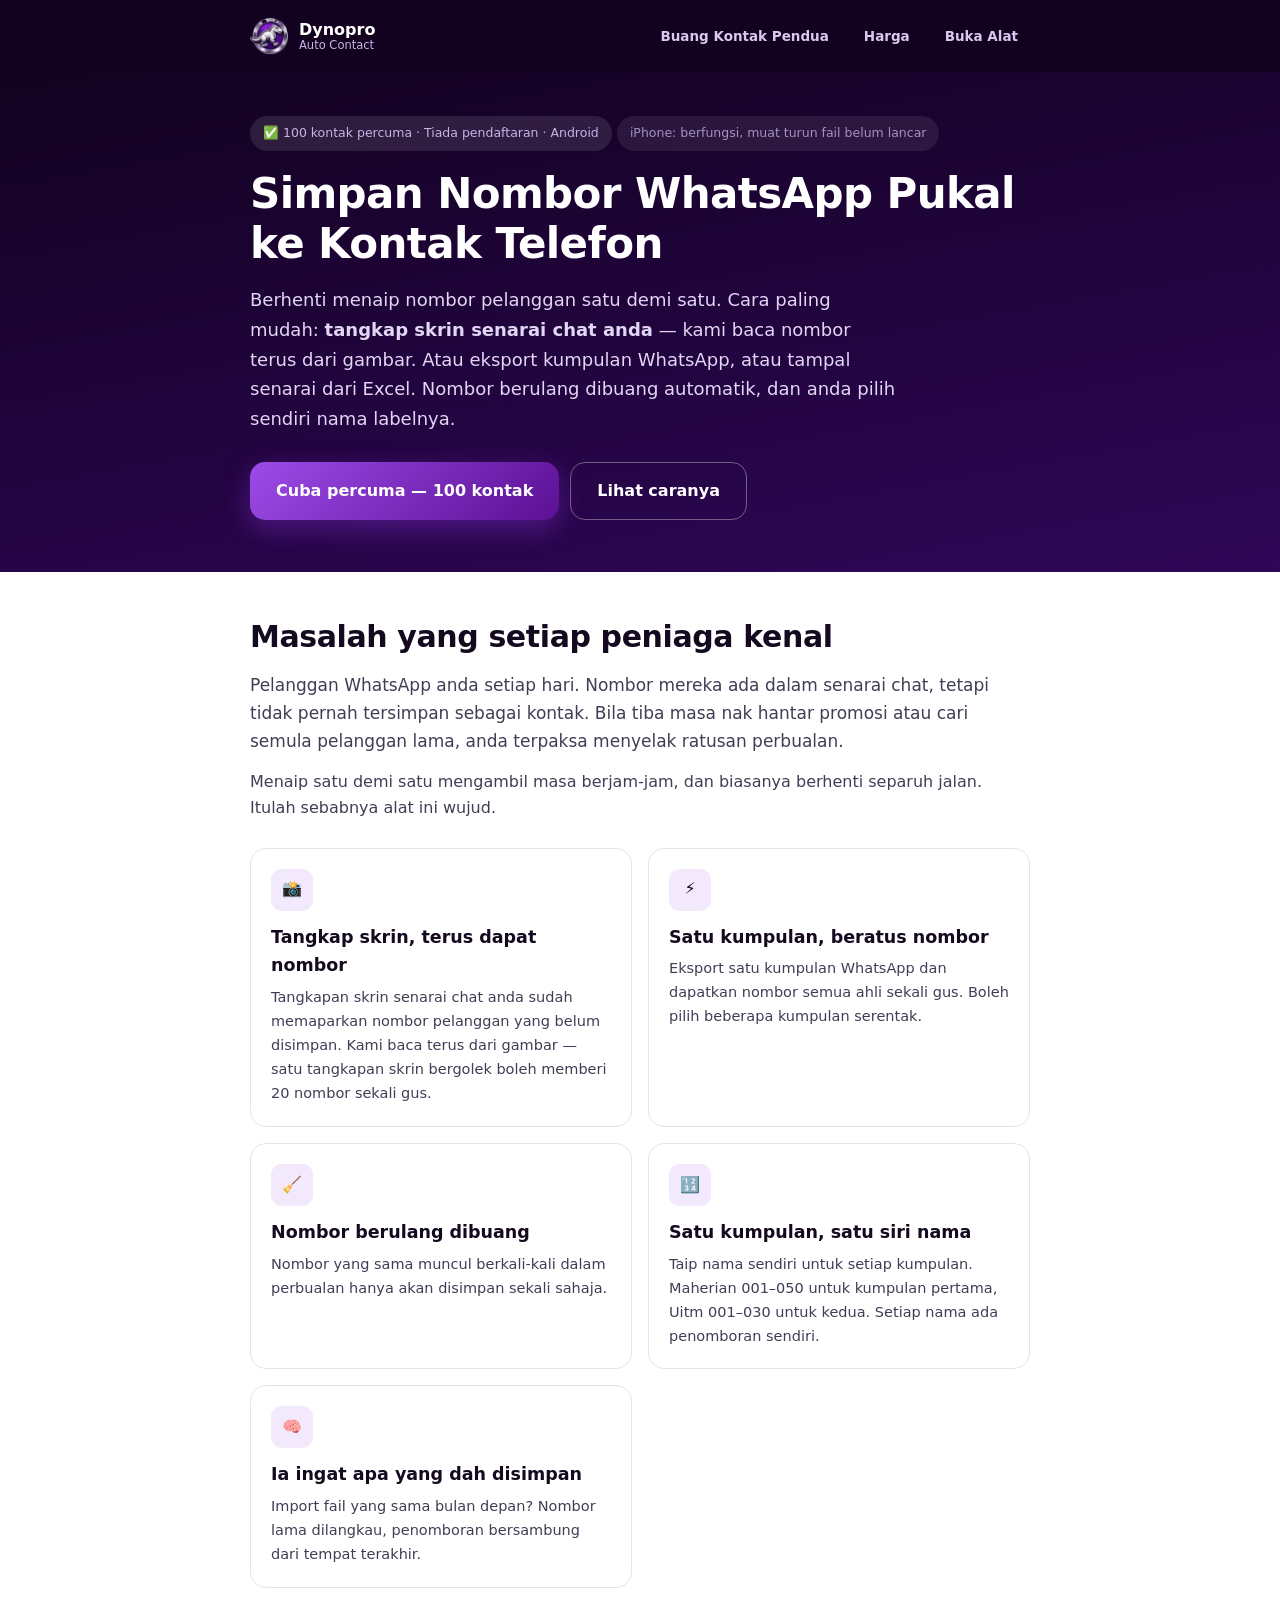
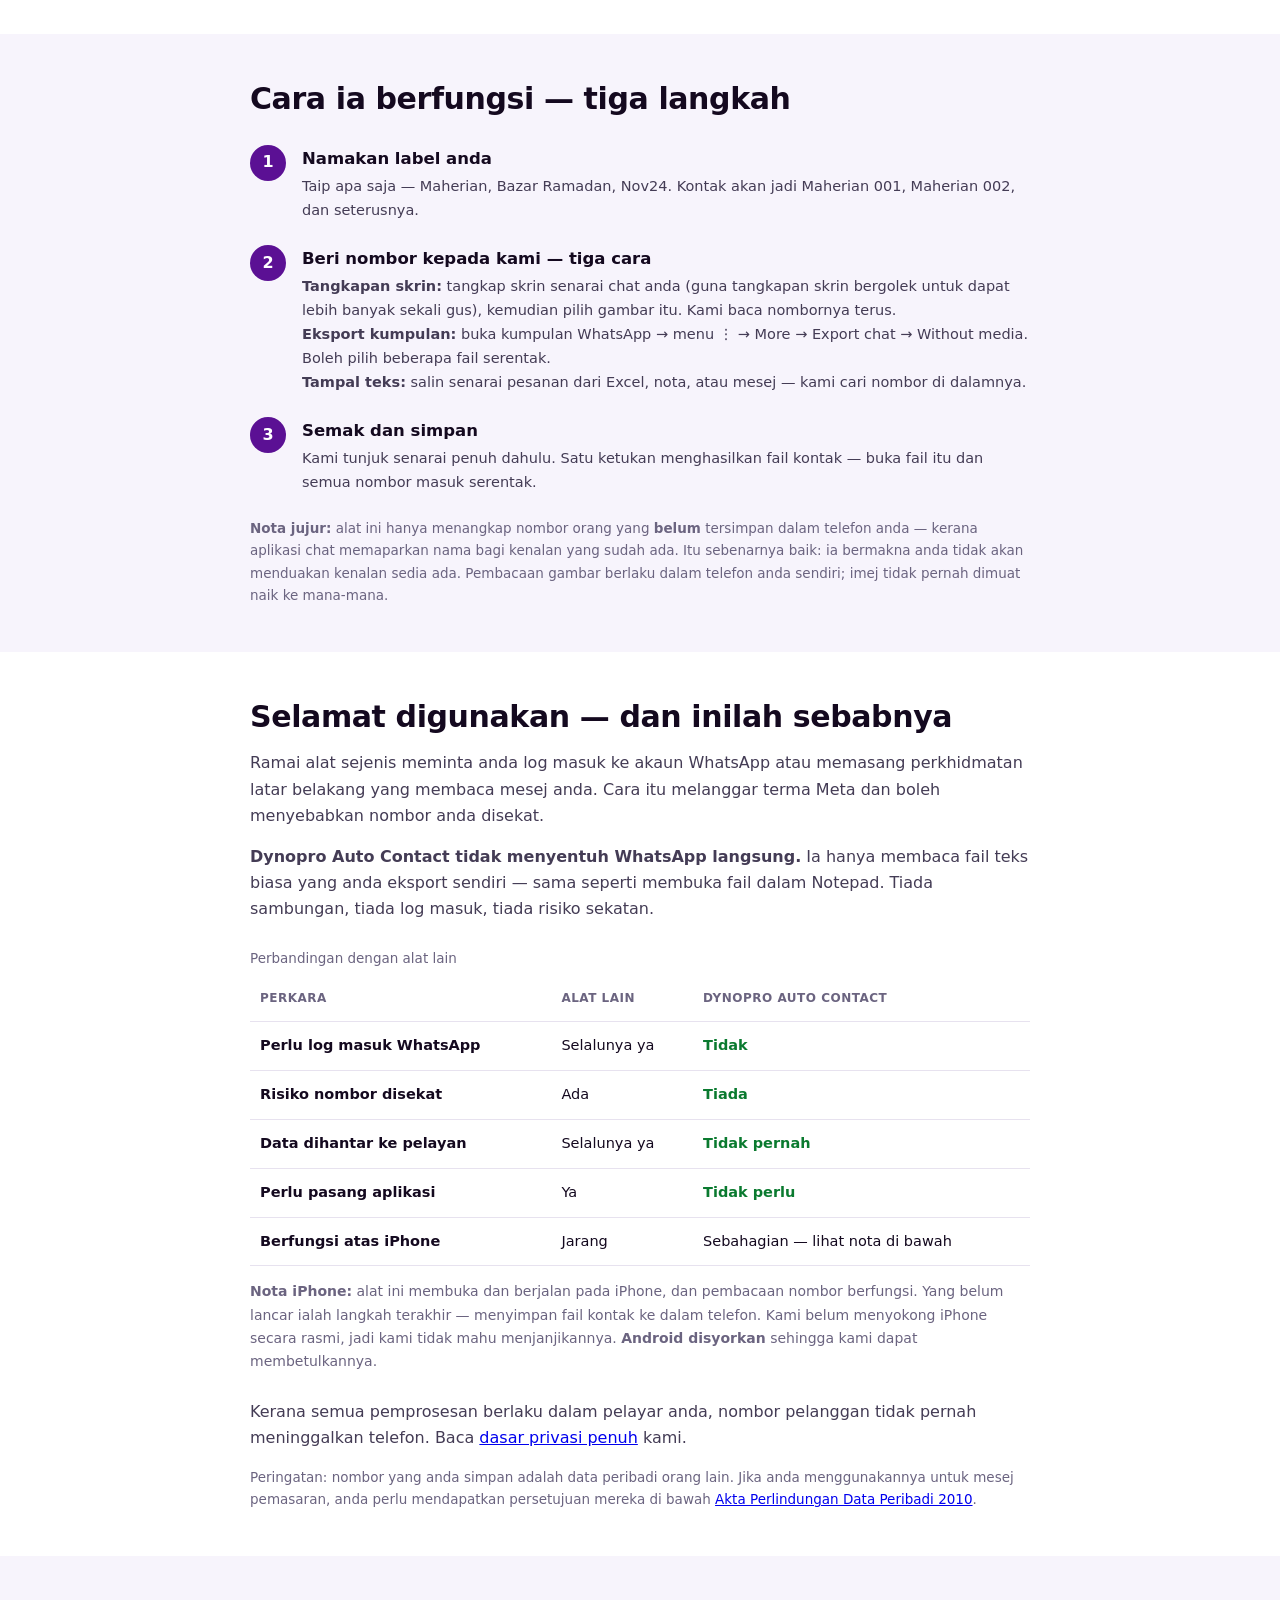
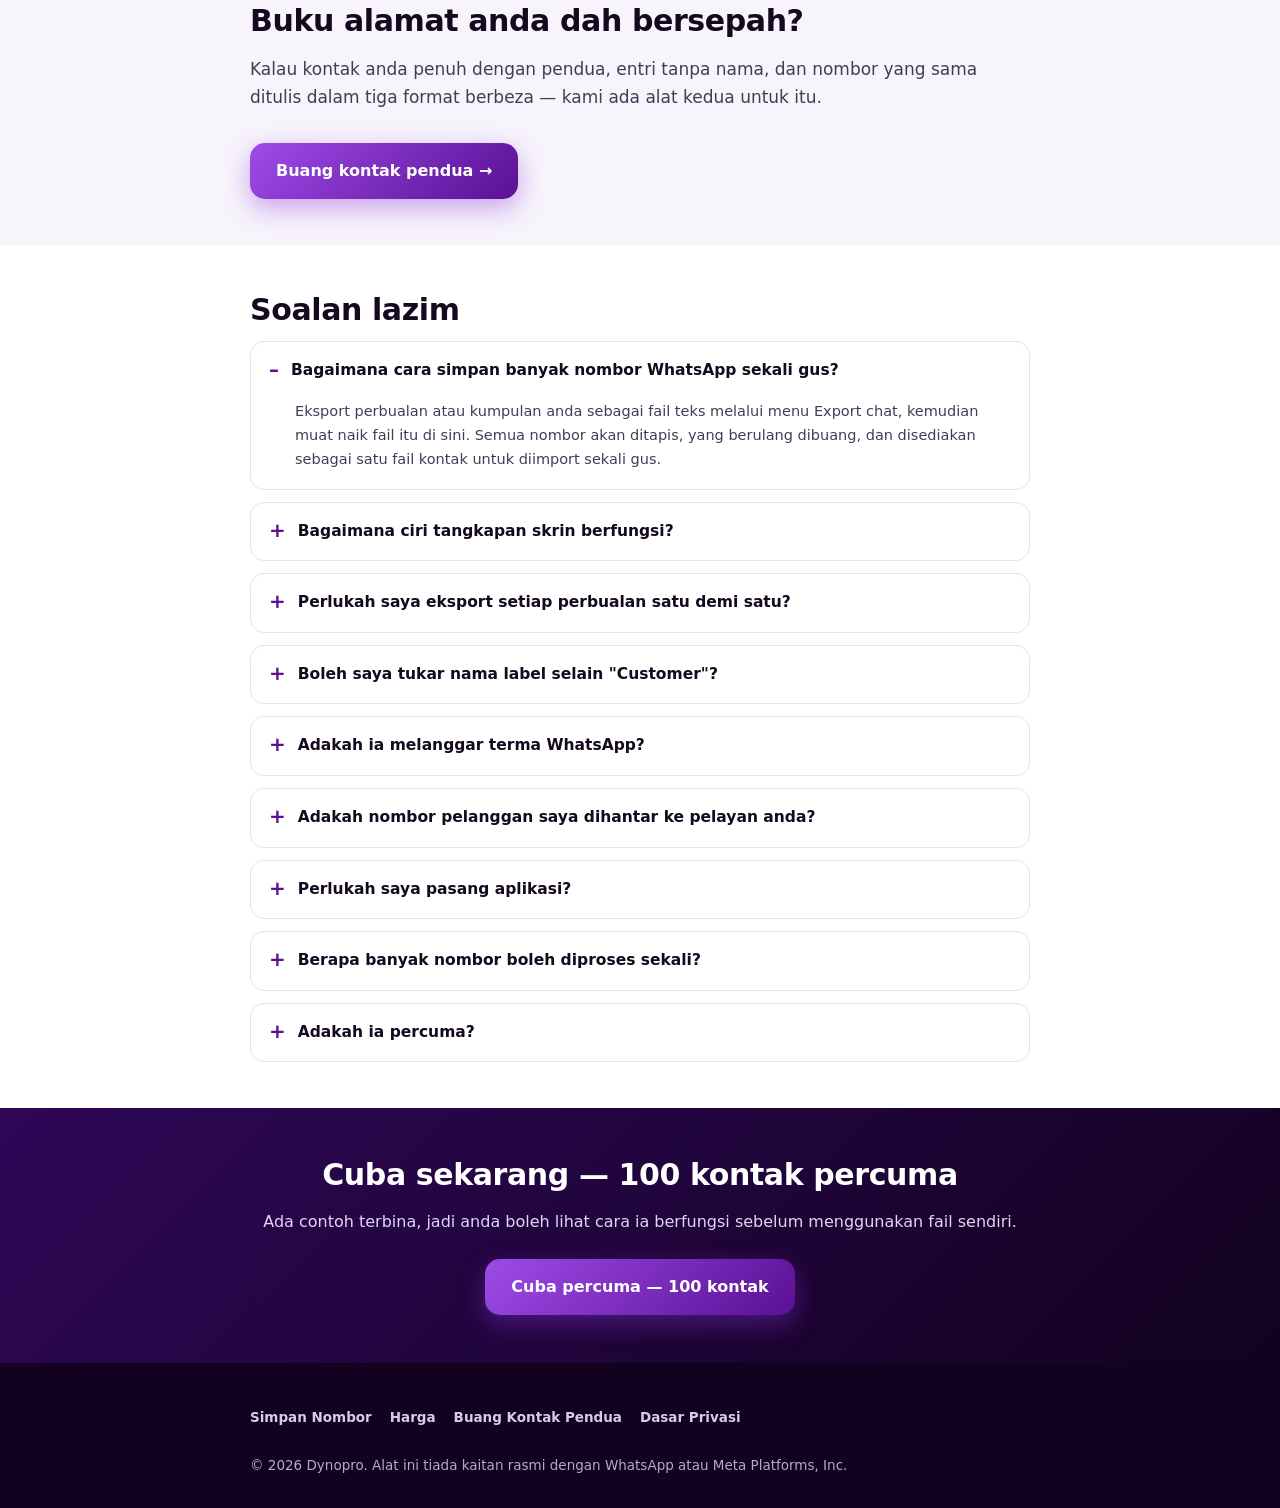
<file: docs/index.html>
<!DOCTYPE html>
<html lang="ms">
<head>
<meta charset="UTF-8">
<meta name="viewport" content="width=device-width, initial-scale=1.0">

<title>Simpan Nombor WhatsApp Pukal ke Kontak — 100 Percuma | Dynopro</title>
<meta name="description" content="Simpan beratus nombor WhatsApp ke kontak telefon dalam satu ketukan. Muat naik fail eksport chat, kami tapis dan susun automatik. 100 kontak pertama percuma, kemudian RM14.90 sekali seumur hidup.">
<link rel="canonical" href="https://minicrm.my/">

<meta name="theme-color" content="#2A0550">
<meta name="robots" content="index, follow, max-image-preview:large">
<link rel="alternate" hreflang="ms-MY" href="https://minicrm.my/">
<link rel="alternate" hreflang="x-default" href="https://minicrm.my/">

<meta property="og:type" content="website">
<meta property="og:site_name" content="Dynopro Auto Contact">
<meta property="og:locale" content="ms_MY">
<meta property="og:url" content="https://minicrm.my/">
<meta property="og:title" content="Simpan Nombor WhatsApp Pukal ke Kontak Telefon — 100 Percuma">
<meta property="og:description" content="Muat naik fail eksport chat, dapat semua nombor tersusun sebagai kontak. 100 kontak percuma untuk mencuba, kemudian RM14.90 sekali seumur hidup. Tiada data keluar dari telefon anda.">
<meta property="og:image" content="https://minicrm.my/icons/og-simpan.png">
<meta property="og:image:width" content="1200">
<meta property="og:image:height" content="630">
<meta property="og:image:alt" content="Dynopro Auto Contact — simpan nombor WhatsApp pukal ke kontak telefon">
<meta name="twitter:card" content="summary_large_image">
<meta name="twitter:title" content="Simpan Nombor WhatsApp Pukal ke Kontak Telefon">
<meta name="twitter:description" content="Beratus nombor dalam satu ketukan. 100 kontak percuma, kemudian RM14.90 sekali seumur hidup.">
<meta name="twitter:image" content="https://minicrm.my/icons/og-simpan.png">

<link rel="icon" href="icons/favicon-32.png" sizes="32x32">
<link rel="apple-touch-icon" href="icons/apple-touch-icon.png">
<link rel="manifest" href="manifest.webmanifest">
<link rel="preload" as="image" href="icons/logo-mark.png" fetchpriority="high">
<link rel="stylesheet" href="seo.css">

<script type="application/ld+json">
{
  "@context": "https://schema.org",
  "@graph": [
    {
      "@type": "Organization",
      "@id": "https://minicrm.my/#org",
      "name": "Dynopro",
      "url": "https://minicrm.my/",
      "logo": "https://minicrm.my/icons/icon-512.png"
    },
    {
      "@type": "WebSite",
      "@id": "https://minicrm.my/#site",
      "url": "https://minicrm.my/",
      "name": "Dynopro Auto Contact",
      "inLanguage": "ms-MY",
      "publisher": { "@id": "https://minicrm.my/#org" }
    },
    {
      "@type": "SoftwareApplication",
      "name": "Dynopro Auto Contact",
      "url": "https://minicrm.my/simpan.html",
      "applicationCategory": "BusinessApplication",
      "operatingSystem": "Android, iOS, Windows, macOS — sebarang pelayar web",
      "inLanguage": "ms-MY",
      "description": "Alat web yang menukar fail eksport perbualan menjadi kontak telefon secara pukal, dan mengesan kontak pendua.",
      "offers": {
        "@type": "Offer",
        "price": "14.90",
        "priceCurrency": "MYR",
        "availability": "https://schema.org/InStock",
        "description": "100 kontak pertama percuma. Bayaran sekali RM14.90 untuk kontak tanpa had."
      },
      "featureList": [
        "Simpan nombor pukal dari fail eksport chat",
        "Buang nombor berulang secara automatik",
        "Nama label boleh diubah, satu siri bagi setiap kumpulan",
        "Tampal teks terus tanpa perlu eksport",
        "Baca nombor dari tangkapan skrin senarai chat",
        "Kesan kontak pendua dalam buku alamat",
        "Berfungsi tanpa internet"
      ],
      "publisher": { "@id": "https://minicrm.my/#org" }
    },
    {
      "@type": "FAQPage",
      "mainEntity": [
        {
          "@type": "Question",
          "name": "Bagaimana cara simpan banyak nombor WhatsApp sekali gus?",
          "acceptedAnswer": { "@type": "Answer", "text": "Eksport kumpulan WhatsApp anda sebagai fail teks melalui menu Export chat, kemudian muat naik fail itu di sini. Semua nombor akan ditapis, yang berulang dibuang, dan disediakan sebagai satu fail kontak untuk diimport sekali gus." }
        },
        {
          "@type": "Question",
          "name": "Bagaimana ciri tangkapan skrin berfungsi?",
          "acceptedAnswer": { "@type": "Answer", "text": "Senarai chat anda memaparkan nombor telefon bagi sesiapa yang belum tersimpan dalam telefon. Tangkap skrin senarai itu — guna tangkapan skrin bergolek untuk menangkap lebih banyak sekali gus — kemudian pilih gambar itu dalam alat ini. Kami membaca nombornya terus dari gambar, dan anda semak senarai penuh sebelum menyimpan. Gambar diproses dalam telefon anda dan tidak pernah dimuat naik ke mana-mana." }
        },
        {
          "@type": "Question",
          "name": "Perlukah saya eksport setiap perbualan satu demi satu?",
          "acceptedAnswer": { "@type": "Answer", "text": "Tidak. Untuk perbualan individu, gunakan ciri tangkapan skrin — satu tangkapan skrin bergolek senarai chat boleh memberi 20 nombor sekali gus. Untuk kumpulan, satu eksport memberi nombor semua ahli. Anda juga boleh tampal senarai dari Excel atau nota." }
        },
        {
          "@type": "Question",
          "name": "Boleh saya tukar nama label selain \"Customer\"?",
          "acceptedAnswer": { "@type": "Answer", "text": "Boleh. Taip apa saja dalam ruangan Nama kontak — nama kedai, nama kempen, atau tarikh. Setiap nama mempunyai penomboran sendiri, jadi kumpulan pertama boleh jadi Maherian 001 hingga 050, dan kumpulan kedua bermula semula dari Uitm 001. Bila anda kembali kepada nama lama, penomboran menyambung dari tempat terakhir." }
        },
        {
          "@type": "Question",
          "name": "Adakah ia melanggar terma WhatsApp?",
          "acceptedAnswer": { "@type": "Answer", "text": "Tidak. Alat ini tidak menyambung ke WhatsApp. Ia hanya membaca fail teks biasa yang anda eksport sendiri menggunakan ciri rasmi WhatsApp, jadi tiada risiko akaun disekat." }
        },
        {
          "@type": "Question",
          "name": "Adakah nombor pelanggan saya dihantar ke pelayan anda?",
          "acceptedAnswer": { "@type": "Answer", "text": "Tidak pernah. Semua pemprosesan berlaku dalam pelayar telefon anda. Kami tiada pelayan yang menerima fail anda, dan tiada nombor disimpan oleh kami." }
        },
        {
          "@type": "Question",
          "name": "Perlukah saya pasang aplikasi?",
          "acceptedAnswer": { "@type": "Answer", "text": "Tidak perlu. Ia berjalan terus dalam pelayar pada Android dan iPhone. Anda boleh memasangnya ke skrin utama jika mahu — selepas itu ia berfungsi seperti aplikasi biasa, malah tanpa internet. Nota: pada iPhone, langkah menyimpan fail kontak ke telefon masih belum lancar dan belum disokong secara rasmi. Android adalah pilihan yang disyorkan." }
        },
        {
          "@type": "Question",
          "name": "Berapa banyak nombor boleh diproses sekali?",
          "acceptedAnswer": { "@type": "Answer", "text": "Fail eksport kumpulan besar dengan ratusan ahli diproses dalam beberapa saat. Bagi versi percuma, 100 kontak pertama boleh disimpan; selepas itu premium RM14.90 sekali seumur hidup membuka kontak tanpa had." }
        },
        {
          "@type": "Question",
          "name": "Adakah ia percuma?",
          "acceptedAnswer": { "@type": "Answer", "text": "100 kontak pertama percuma dan tidak memerlukan pendaftaran akaun. Untuk kontak tanpa had, premium berharga RM14.90 sekali seumur hidup — tiada bayaran bulanan." }
        }
      ]
    }
  ]
}
</script>
</head>
<body>

<nav class="nav">
  <div class="wrap">
    <img src="icons/logo-mark.png" alt="Logo Dynopro" width="38" height="38">
    <div class="nm">Dynopro<span>Auto Contact</span></div>
    <div class="sp"></div>
    <a class="lnk" href="buang-kontak-pendua.html">Buang Kontak Pendua</a>
    <a class="lnk" href="jual.html">Harga</a>
    <a class="lnk" href="simpan.html">Buka Alat</a>
  </div>
</nav>

<header class="hero">
  <div class="wrap">
    <span class="pill">✅ 100 kontak percuma · Tiada pendaftaran · Android</span>
    <span class="pill" style="opacity:.8">iPhone: berfungsi, muat turun fail belum lancar</span>
    <h1>Simpan Nombor WhatsApp Pukal ke Kontak Telefon</h1>
    <p class="lead">
      Berhenti menaip nombor pelanggan satu demi satu. Cara paling mudah:
      <strong>tangkap skrin senarai chat anda</strong> — kami baca nombor terus dari
      gambar. Atau eksport kumpulan WhatsApp, atau tampal senarai dari Excel. Nombor
      berulang dibuang automatik, dan anda pilih sendiri nama labelnya.
    </p>
    <div class="cta">
      <a class="btn" href="simpan.html">Cuba percuma — 100 kontak</a>
      <a class="btn ghost" href="#cara">Lihat caranya</a>
    </div>
  </div>
</header>

<section>
  <div class="wrap">
    <h2>Masalah yang setiap peniaga kenal</h2>
    <p class="big">
      Pelanggan WhatsApp anda setiap hari. Nombor mereka ada dalam senarai chat,
      tetapi tidak pernah tersimpan sebagai kontak. Bila tiba masa nak hantar promosi
      atau cari semula pelanggan lama, anda terpaksa menyelak ratusan perbualan.
    </p>
    <p>
      Menaip satu demi satu mengambil masa berjam-jam, dan biasanya berhenti separuh
      jalan. Itulah sebabnya alat ini wujud.
    </p>

    <div class="grid two">
      <div class="box">
        <div class="ic">📸</div>
        <h3>Tangkap skrin, terus dapat nombor</h3>
        <p>Tangkapan skrin senarai chat anda sudah memaparkan nombor pelanggan yang
           belum disimpan. Kami baca terus dari gambar — satu tangkapan skrin bergolek
           boleh memberi 20 nombor sekali gus.</p>
      </div>

      <div class="box">
        <div class="ic">⚡</div>
        <h3>Satu kumpulan, beratus nombor</h3>
        <p>Eksport satu kumpulan WhatsApp dan dapatkan nombor semua ahli sekali gus.
           Boleh pilih beberapa kumpulan serentak.</p>
      </div>
      <div class="box">
        <div class="ic">🧹</div>
        <h3>Nombor berulang dibuang</h3>
        <p>Nombor yang sama muncul berkali-kali dalam perbualan hanya akan disimpan
           sekali sahaja.</p>
      </div>
      <div class="box">
        <div class="ic">🔢</div>
        <h3>Satu kumpulan, satu siri nama</h3>
        <p>Taip nama sendiri untuk setiap kumpulan. Maherian 001–050 untuk kumpulan
           pertama, Uitm 001–030 untuk kedua. Setiap nama ada penomboran sendiri.</p>
      </div>
      <div class="box">
        <div class="ic">🧠</div>
        <h3>Ia ingat apa yang dah disimpan</h3>
        <p>Import fail yang sama bulan depan? Nombor lama dilangkau, penomboran
           bersambung dari tempat terakhir.</p>
      </div>
    </div>
  </div>
</section>

<section class="soft" id="cara">
  <div class="wrap">
    <h2>Cara ia berfungsi — tiga langkah</h2>
    <ol class="steps">
      <li>
        <b>Namakan label anda</b>
        <p>Taip apa saja — Maherian, Bazar Ramadan, Nov24. Kontak akan jadi
           Maherian 001, Maherian 002, dan seterusnya.</p>
      </li>
      <li>
        <b>Beri nombor kepada kami — tiga cara</b>
        <p><strong>Tangkapan skrin:</strong> tangkap skrin senarai chat anda (guna
           tangkapan skrin bergolek untuk dapat lebih banyak sekali gus), kemudian
           pilih gambar itu. Kami baca nombornya terus.<br>
           <strong>Eksport kumpulan:</strong> buka kumpulan WhatsApp → menu ⋮ → More →
           Export chat → Without media. Boleh pilih beberapa fail serentak.<br>
           <strong>Tampal teks:</strong> salin senarai pesanan dari Excel, nota, atau
           mesej — kami cari nombor di dalamnya.</p>
      </li>
      <li>
        <b>Semak dan simpan</b>
        <p>Kami tunjuk senarai penuh dahulu. Satu ketukan menghasilkan fail kontak —
           buka fail itu dan semua nombor masuk serentak.</p>
      </li>
    </ol>
    <p class="muted">
      <strong>Nota jujur:</strong> alat ini hanya menangkap nombor orang yang
      <strong>belum</strong> tersimpan dalam telefon anda — kerana aplikasi chat
      memaparkan nama bagi kenalan yang sudah ada. Itu sebenarnya baik: ia bermakna
      anda tidak akan menduakan kenalan sedia ada. Pembacaan gambar berlaku dalam
      telefon anda sendiri; imej tidak pernah dimuat naik ke mana-mana.
    </p>
  </div>
</section>

<section>
  <div class="wrap">
    <h2>Selamat digunakan — dan inilah sebabnya</h2>
    <p>
      Ramai alat sejenis meminta anda log masuk ke akaun WhatsApp atau memasang
      perkhidmatan latar belakang yang membaca mesej anda. Cara itu melanggar terma
      Meta dan boleh menyebabkan nombor anda disekat.
    </p>
    <p>
      <strong>Dynopro Auto Contact tidak menyentuh WhatsApp langsung.</strong> Ia hanya
      membaca fail teks biasa yang anda eksport sendiri — sama seperti membuka fail
      dalam Notepad. Tiada sambungan, tiada log masuk, tiada risiko sekatan.
    </p>

    <table>
      <caption class="muted" style="text-align:left;padding-bottom:8px">
        Perbandingan dengan alat lain
      </caption>
      <thead>
        <tr><th>Perkara</th><th>Alat lain</th><th>Dynopro Auto Contact</th></tr>
      </thead>
      <tbody>
        <tr><td>Perlu log masuk WhatsApp</td><td>Selalunya ya</td><td><span class="chk">Tidak</span></td></tr>
        <tr><td>Risiko nombor disekat</td><td>Ada</td><td><span class="chk">Tiada</span></td></tr>
        <tr><td>Data dihantar ke pelayan</td><td>Selalunya ya</td><td><span class="chk">Tidak pernah</span></td></tr>
        <tr><td>Perlu pasang aplikasi</td><td>Ya</td><td><span class="chk">Tidak perlu</span></td></tr>
        <tr><td>Berfungsi atas iPhone</td><td>Jarang</td><td>Sebahagian — lihat nota di bawah</td></tr>
      </tbody>
    </table>

    <p class="muted" style="margin-top:14px;font-size:14px">
      <strong>Nota iPhone:</strong> alat ini membuka dan berjalan pada iPhone, dan
      pembacaan nombor berfungsi. Yang belum lancar ialah langkah terakhir —
      menyimpan fail kontak ke dalam telefon. Kami belum menyokong iPhone secara
      rasmi, jadi kami tidak mahu menjanjikannya. <strong>Android disyorkan</strong>
      sehingga kami dapat membetulkannya.
    </p>

    <p style="margin-top:26px">
      Kerana semua pemprosesan berlaku dalam pelayar anda, nombor pelanggan tidak
      pernah meninggalkan telefon. Baca
      <a href="privacy-policy.html">dasar privasi penuh</a> kami.
    </p>
    <p class="muted">
      Peringatan: nombor yang anda simpan adalah data peribadi orang lain. Jika anda
      menggunakannya untuk mesej pemasaran, anda perlu mendapatkan persetujuan mereka
      di bawah <a href="https://www.pdp.gov.my" rel="noopener" target="_blank">Akta
      Perlindungan Data Peribadi 2010</a>.
    </p>
  </div>
</section>

<section class="soft">
  <div class="wrap">
    <h2>Buku alamat anda dah bersepah?</h2>
    <p class="big">
      Kalau kontak anda penuh dengan pendua, entri tanpa nama, dan nombor yang sama
      ditulis dalam tiga format berbeza — kami ada alat kedua untuk itu.
    </p>
    <p>
      <a class="btn" href="buang-kontak-pendua.html" style="margin-top:18px">
        Buang kontak pendua →
      </a>
    </p>
  </div>
</section>

<section>
  <div class="wrap">
    <h2>Soalan lazim</h2>

    <details class="faq" open>
      <summary>Bagaimana cara simpan banyak nombor WhatsApp sekali gus?</summary>
      <div class="a">Eksport perbualan atau kumpulan anda sebagai fail teks melalui
        menu Export chat, kemudian muat naik fail itu di sini. Semua nombor akan
        ditapis, yang berulang dibuang, dan disediakan sebagai satu fail kontak untuk
        diimport sekali gus.</div>
    </details>

    <details class="faq">
      <summary>Bagaimana ciri tangkapan skrin berfungsi?</summary>
      <div class="a">Senarai chat anda memaparkan nombor telefon bagi sesiapa yang
        belum tersimpan dalam telefon. Tangkap skrin senarai itu — guna tangkapan
        skrin bergolek untuk menangkap lebih banyak sekali gus — kemudian pilih gambar
        itu dalam alat ini. Kami membaca nombornya terus dari gambar, dan anda semak
        senarai penuh sebelum menyimpan. Gambar diproses dalam telefon anda dan tidak
        pernah dimuat naik ke mana-mana.</div>
    </details>

    <details class="faq">
      <summary>Perlukah saya eksport setiap perbualan satu demi satu?</summary>
      <div class="a">Tidak. Alat ini paling berbaloi untuk kumpulan — satu eksport
        kumpulan memberi nombor semua ahli sekali gus, dan anda boleh pilih beberapa
        fail kumpulan serentak. Untuk nombor berselerak daripada perbualan individu,
        gunakan kotak tampal teks: salin senarai pesanan atau mesej terus ke dalamnya
        tanpa perlu mengeksport apa-apa.</div>
    </details>

    <details class="faq">
      <summary>Boleh saya tukar nama label selain "Customer"?</summary>
      <div class="a">Boleh. Taip apa saja dalam ruangan Nama kontak — nama kedai,
        nama kempen, atau tarikh. Setiap nama mempunyai penomboran sendiri, jadi
        kumpulan pertama boleh jadi Maherian 001 hingga 050, dan kumpulan kedua bermula
        semula dari Uitm 001. Bila anda kembali kepada nama lama, penomboran menyambung
        dari tempat terakhir.</div>
    </details>

    <details class="faq">
      <summary>Adakah ia melanggar terma WhatsApp?</summary>
      <div class="a">Tidak. Alat ini tidak menyambung ke WhatsApp. Ia hanya membaca
        fail teks biasa yang anda eksport sendiri menggunakan ciri rasmi WhatsApp,
        jadi tiada risiko akaun disekat.</div>
    </details>

    <details class="faq">
      <summary>Adakah nombor pelanggan saya dihantar ke pelayan anda?</summary>
      <div class="a">Tidak pernah. Semua pemprosesan berlaku dalam pelayar telefon
        anda. Kami tiada pelayan yang menerima fail anda, dan tiada nombor disimpan
        oleh kami.</div>
    </details>

    <details class="faq">
      <summary>Perlukah saya pasang aplikasi?</summary>
      <div class="a">Tidak perlu. Ia berjalan terus dalam pelayar pada Android dan
        iPhone. Anda boleh memasangnya ke skrin utama jika mahu — selepas itu ia
        berfungsi seperti aplikasi biasa, malah tanpa internet.<br><br>
        <strong>Nota jujur untuk pengguna iPhone:</strong> alat ini berjalan pada
        iPhone, tetapi langkah terakhir — menyimpan fail kontak ke telefon — masih
        belum lancar pada sesetengah iPhone. Kami belum menyokongnya secara rasmi.
        Buat masa ini, Android adalah pilihan yang kami boleh jamin.</div>
    </details>

    <details class="faq">
      <summary>Berapa banyak nombor boleh diproses sekali?</summary>
      <div class="a">Fail eksport kumpulan besar dengan ratusan ahli diproses dalam
        beberapa saat. Versi percuma membenarkan 100 kontak disimpan; selepas itu
        premium <strong>RM14.90 sekali seumur hidup</strong> membuka kontak tanpa had.</div>
    </details>

    <details class="faq">
      <summary>Adakah ia percuma?</summary>
      <div class="a"><strong>100 kontak pertama percuma</strong>, tanpa pendaftaran akaun —
        cukup untuk mencuba dengan pelanggan sebenar. Selepas itu, premium
        <strong>RM14.90 dibayar sekali sahaja</strong> membuka kontak tanpa had.
        Tiada bayaran bulanan dan tiada pembaharuan.</div>
    </details>
  </div>
</section>

<section class="strip">
  <div class="wrap">
    <h2>Cuba sekarang — 100 kontak percuma</h2>
    <p>Ada contoh terbina, jadi anda boleh lihat cara ia berfungsi sebelum
       menggunakan fail sendiri.</p>
    <p style="margin-top:24px"><a class="btn" href="simpan.html">Cuba percuma — 100 kontak</a></p>
  </div>
</section>

<footer>
  <div class="wrap">
    <div class="row">
      <a href="simpan.html">Simpan Nombor</a>
      <a href="jual.html">Harga</a>
      <a href="buang-kontak-pendua.html">Buang Kontak Pendua</a>
      <a href="privacy-policy.html">Dasar Privasi</a>
    </div>
    <div>© 2026 Dynopro. Alat ini tiada kaitan rasmi dengan WhatsApp atau Meta
      Platforms, Inc.</div>
  </div>
</footer>

<script src="pasang.js" defer></script>
</body>
</html>
</file>
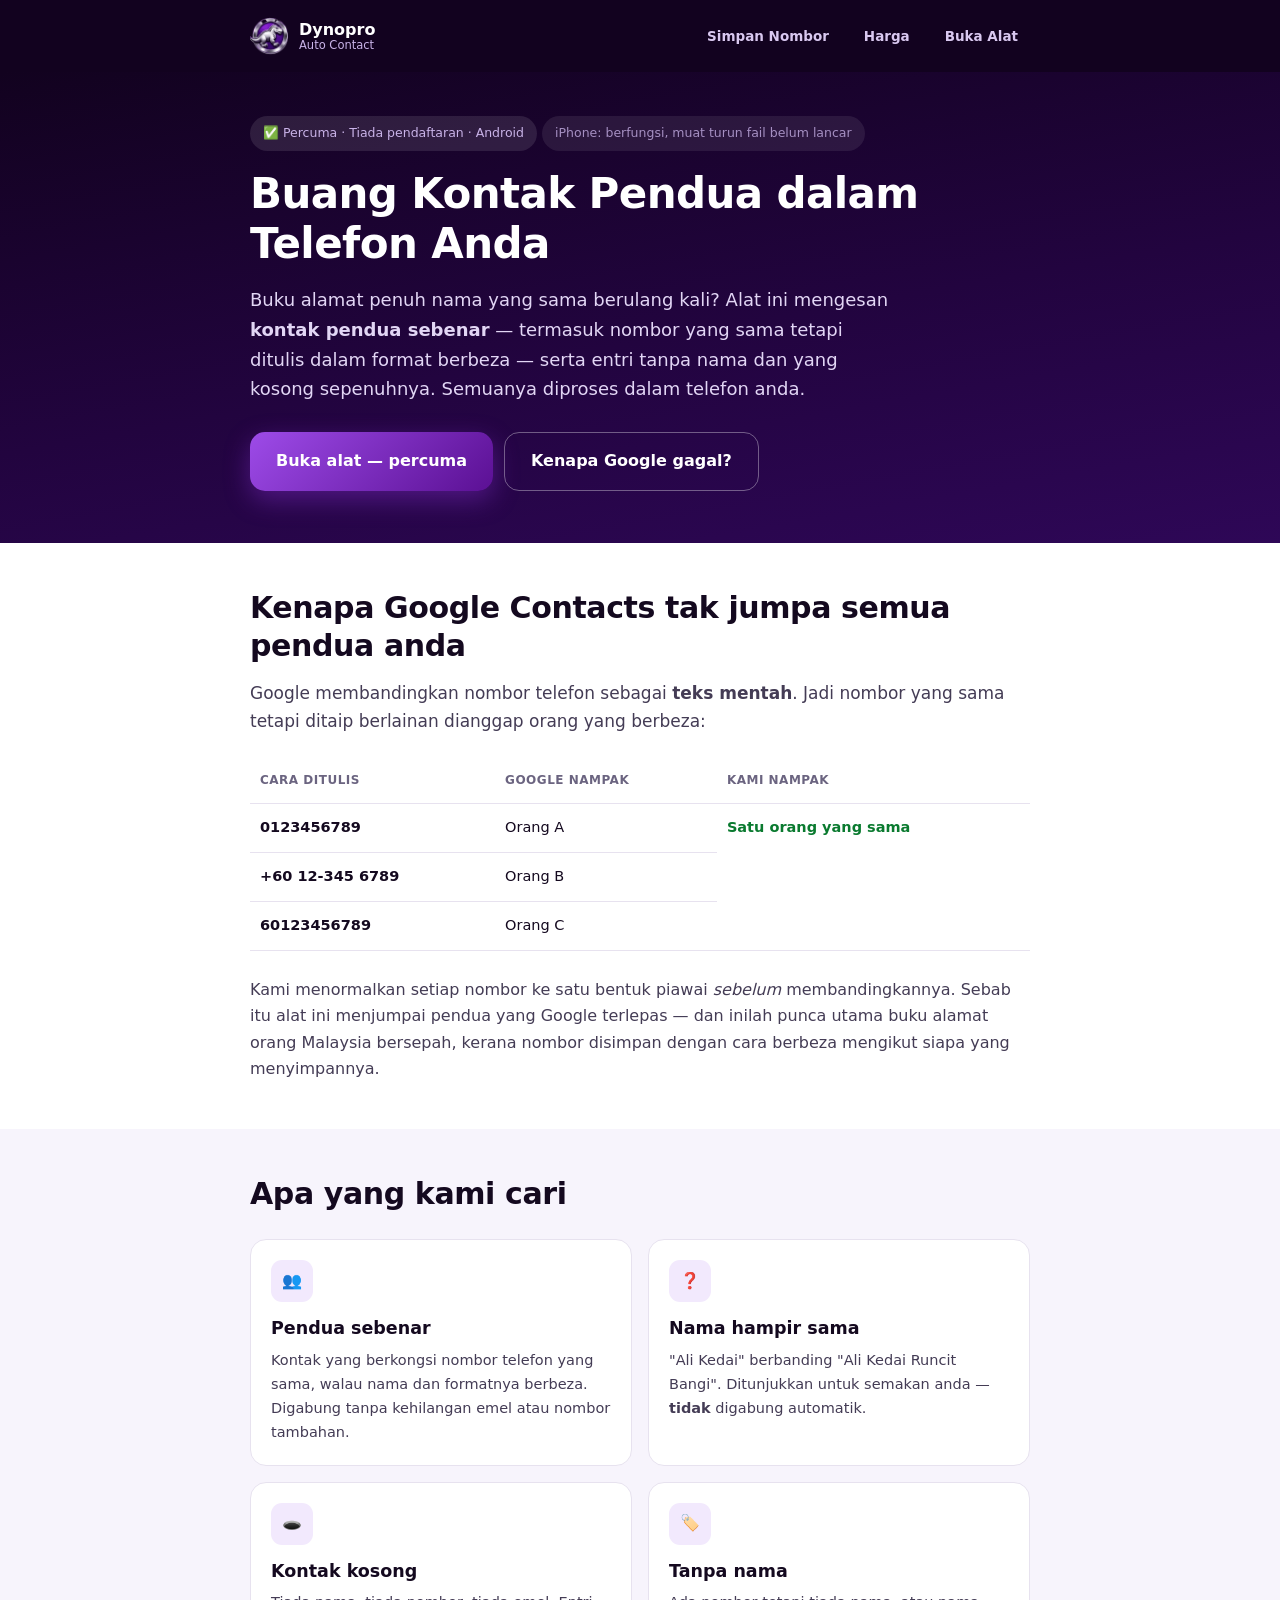
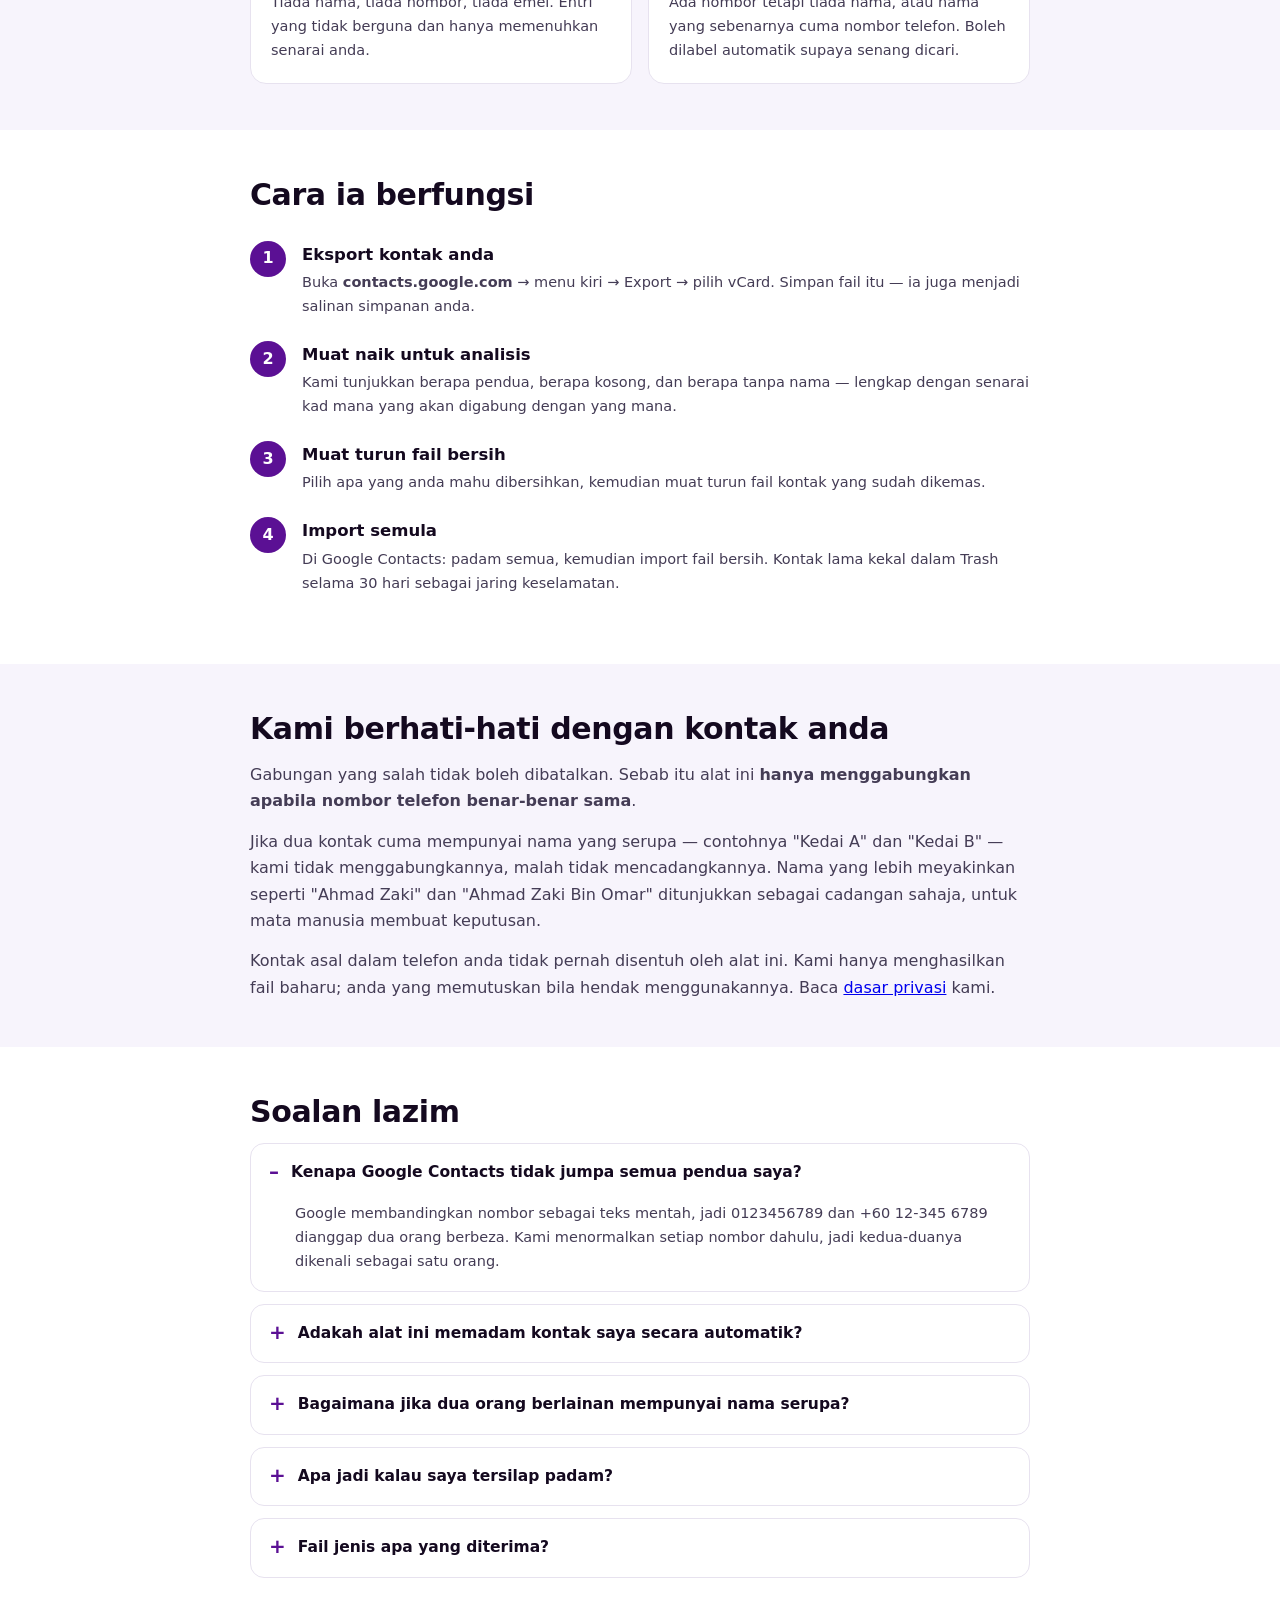
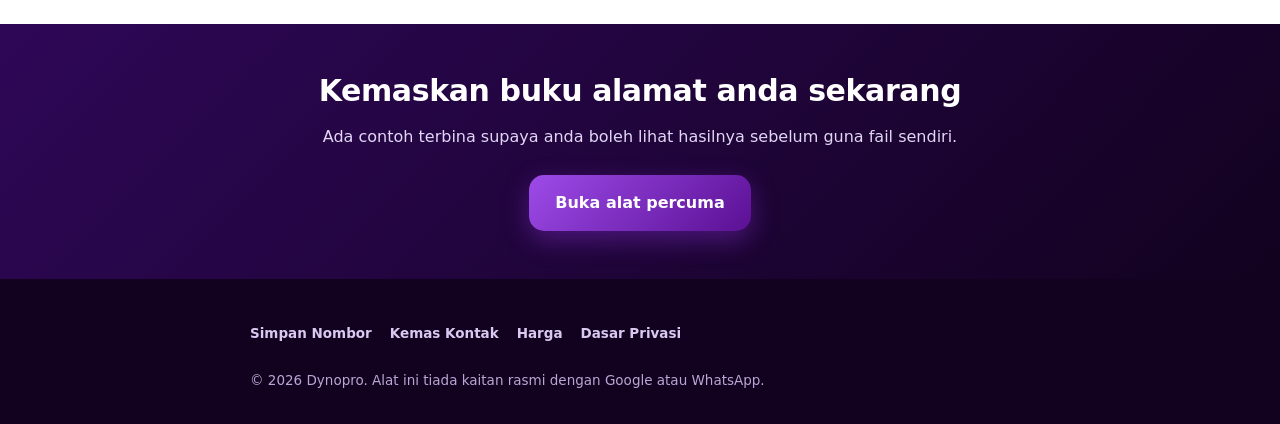
<file: docs/buang-kontak-pendua.html>
<!DOCTYPE html>
<html lang="ms">
<head>
<meta charset="UTF-8">
<meta name="viewport" content="width=device-width, initial-scale=1.0">

<title>Buang Kontak Pendua dalam Telefon — Percuma | Dynopro</title>
<meta name="description" content="Cari dan buang kontak pendua, tanpa nama dan kosong dalam telefon anda. Kesan nombor sama walau ditulis 0123456789 atau +60 12-345 6789. Percuma.">
<link rel="canonical" href="https://minicrm.my/buang-kontak-pendua.html">

<meta name="theme-color" content="#2A0550">
<meta name="robots" content="index, follow, max-image-preview:large">
<link rel="alternate" hreflang="ms-MY" href="https://minicrm.my/buang-kontak-pendua.html">
<link rel="alternate" hreflang="x-default" href="https://minicrm.my/buang-kontak-pendua.html">

<meta property="og:type" content="website">
<meta property="og:site_name" content="Dynopro Auto Contact">
<meta property="og:locale" content="ms_MY">
<meta property="og:url" content="https://minicrm.my/buang-kontak-pendua.html">
<meta property="og:title" content="Buang Kontak Pendua &amp; Kosong dalam Telefon Anda">
<meta property="og:description" content="Kesan nombor sama walau ditulis dalam format berbeza, dan bersihkan kontak tanpa nama. Percuma, semua diproses dalam telefon anda.">
<meta property="og:image" content="https://minicrm.my/icons/og-pendua.png">
<meta property="og:image:width" content="1200">
<meta property="og:image:height" content="630">
<meta property="og:image:alt" content="Buang kontak pendua dengan Dynopro Auto Contact">
<meta name="twitter:card" content="summary_large_image">
<meta name="twitter:title" content="Buang Kontak Pendua dalam Telefon Anda">
<meta name="twitter:description" content="Kesan nombor sama walau format berbeza. Percuma dan selamat.">
<meta name="twitter:image" content="https://minicrm.my/icons/og-pendua.png">

<link rel="icon" href="icons/favicon-32.png" sizes="32x32">
<link rel="apple-touch-icon" href="icons/apple-touch-icon.png">
<link rel="manifest" href="manifest.webmanifest">
<link rel="preload" as="image" href="icons/logo-mark.png" fetchpriority="high">
<link rel="stylesheet" href="seo.css">

<script type="application/ld+json">
{
  "@context": "https://schema.org",
  "@graph": [
    {
      "@type": "BreadcrumbList",
      "itemListElement": [
        { "@type": "ListItem", "position": 1, "name": "Utama",
          "item": "https://minicrm.my/" },
        { "@type": "ListItem", "position": 2, "name": "Buang Kontak Pendua",
          "item": "https://minicrm.my/buang-kontak-pendua.html" }
      ]
    },
    {
      "@type": "SoftwareApplication",
      "name": "Dynopro Kemas Kontak",
      "url": "https://minicrm.my/kemas.html",
      "applicationCategory": "UtilitiesApplication",
      "operatingSystem": "Android, iOS, Windows, macOS — sebarang pelayar web",
      "inLanguage": "ms-MY",
      "description": "Alat web yang mengesan kontak pendua, tanpa nama dan kosong dalam buku alamat, kemudian menjana fail kontak yang bersih.",
      "offers": {
        "@type": "Offer", "price": "0", "priceCurrency": "MYR",
        "availability": "https://schema.org/InStock"
      },
      "featureList": [
        "Kesan nombor sama walau format berbeza",
        "Gabungkan kontak pendua tanpa kehilangan maklumat",
        "Kesan kontak tanpa nama dan tanpa nombor",
        "Jana fail kontak bersih untuk diimport semula"
      ]
    },
    {
      "@type": "FAQPage",
      "mainEntity": [
        {
          "@type": "Question",
          "name": "Kenapa Google Contacts tidak jumpa semua pendua saya?",
          "acceptedAnswer": { "@type": "Answer", "text": "Google membandingkan nombor sebagai teks mentah, jadi 0123456789 dan +60 12-345 6789 dianggap dua orang berbeza. Kami menormalkan setiap nombor dahulu, jadi kedua-duanya dikenali sebagai satu orang." }
        },
        {
          "@type": "Question",
          "name": "Adakah alat ini memadam kontak saya secara automatik?",
          "acceptedAnswer": { "@type": "Answer", "text": "Tidak. Ia hanya menjana fail kontak bersih. Kontak asal anda kekal sehingga anda sendiri memilih untuk menggantikannya." }
        },
        {
          "@type": "Question",
          "name": "Bagaimana jika dua orang berlainan mempunyai nama serupa?",
          "acceptedAnswer": { "@type": "Answer", "text": "Kami hanya gabungkan bila nombor telefon benar-benar sama. Nama serupa dengan nombor berbeza hanya ditunjukkan sebagai cadangan untuk anda semak sendiri." }
        },
        {
          "@type": "Question",
          "name": "Apa jadi kalau saya tersilap padam?",
          "acceptedAnswer": { "@type": "Answer", "text": "Google Contacts menyimpan kontak yang dipadam dalam Trash selama 30 hari. Ada juga Settings lalu Undo changes yang boleh memutar balik seluruh senarai kontak anda dalam tempoh sama. Fail eksport asal anda pula menjadi salinan simpanan ketiga." }
        },
        {
          "@type": "Question",
          "name": "Fail jenis apa yang diterima?",
          "acceptedAnswer": { "@type": "Answer", "text": "Fail vCard (.vcf) dan CSV (.csv) — kedua-dua format yang dieksport oleh Google Contacts dan kebanyakan telefon." }
        }
      ]
    }
  ]
}
</script>
</head>
<body>

<nav class="nav">
  <div class="wrap">
    <img src="icons/logo-mark.png" alt="Logo Dynopro" width="38" height="38">
    <div class="nm">Dynopro<span>Auto Contact</span></div>
    <div class="sp"></div>
    <a class="lnk" href="./">Simpan Nombor</a>
    <a class="lnk" href="jual.html">Harga</a>
    <a class="lnk" href="kemas.html">Buka Alat</a>
  </div>
</nav>

<header class="hero">
  <div class="wrap">
    <span class="pill">✅ Percuma · Tiada pendaftaran · Android</span>
    <span class="pill" style="opacity:.8">iPhone: berfungsi, muat turun fail belum lancar</span>
    <h1>Buang Kontak Pendua dalam Telefon Anda</h1>
    <p class="lead">
      Buku alamat penuh nama yang sama berulang kali? Alat ini mengesan
      <strong>kontak pendua sebenar</strong> — termasuk nombor yang sama tetapi
      ditulis dalam format berbeza — serta entri tanpa nama dan yang kosong
      sepenuhnya. Semuanya diproses dalam telefon anda.
    </p>
    <div class="cta">
      <a class="btn" href="kemas.html">Buka alat — percuma</a>
      <a class="btn ghost" href="#kenapa">Kenapa Google gagal?</a>
    </div>
  </div>
</header>

<section id="kenapa">
  <div class="wrap">
    <h2>Kenapa Google Contacts tak jumpa semua pendua anda</h2>
    <p class="big">
      Google membandingkan nombor telefon sebagai <strong>teks mentah</strong>.
      Jadi nombor yang sama tetapi ditaip berlainan dianggap orang yang berbeza:
    </p>

    <table>
      <thead>
        <tr><th>Cara ditulis</th><th>Google nampak</th><th>Kami nampak</th></tr>
      </thead>
      <tbody>
        <tr><td>0123456789</td><td>Orang A</td><td rowspan="3"><span class="chk">Satu orang yang sama</span></td></tr>
        <tr><td>+60 12-345 6789</td><td>Orang B</td></tr>
        <tr><td>60123456789</td><td>Orang C</td></tr>
      </tbody>
    </table>

    <p style="margin-top:26px">
      Kami menormalkan setiap nombor ke satu bentuk piawai <em>sebelum</em>
      membandingkannya. Sebab itu alat ini menjumpai pendua yang Google terlepas —
      dan inilah punca utama buku alamat orang Malaysia bersepah, kerana nombor
      disimpan dengan cara berbeza mengikut siapa yang menyimpannya.
    </p>
  </div>
</section>

<section class="soft">
  <div class="wrap">
    <h2>Apa yang kami cari</h2>
    <div class="grid two">
      <div class="box">
        <div class="ic">👥</div>
        <h3>Pendua sebenar</h3>
        <p>Kontak yang berkongsi nombor telefon yang sama, walau nama dan formatnya
           berbeza. Digabung tanpa kehilangan emel atau nombor tambahan.</p>
      </div>
      <div class="box">
        <div class="ic">❓</div>
        <h3>Nama hampir sama</h3>
        <p>"Ali Kedai" berbanding "Ali Kedai Runcit Bangi". Ditunjukkan untuk semakan
           anda — <strong>tidak</strong> digabung automatik.</p>
      </div>
      <div class="box">
        <div class="ic">🕳️</div>
        <h3>Kontak kosong</h3>
        <p>Tiada nama, tiada nombor, tiada emel. Entri yang tidak berguna dan hanya
           memenuhkan senarai anda.</p>
      </div>
      <div class="box">
        <div class="ic">🏷️</div>
        <h3>Tanpa nama</h3>
        <p>Ada nombor tetapi tiada nama, atau nama yang sebenarnya cuma nombor
           telefon. Boleh dilabel automatik supaya senang dicari.</p>
      </div>
    </div>
  </div>
</section>

<section>
  <div class="wrap">
    <h2>Cara ia berfungsi</h2>
    <ol class="steps">
      <li>
        <b>Eksport kontak anda</b>
        <p>Buka <strong>contacts.google.com</strong> → menu kiri → Export → pilih
           vCard. Simpan fail itu — ia juga menjadi salinan simpanan anda.</p>
      </li>
      <li>
        <b>Muat naik untuk analisis</b>
        <p>Kami tunjukkan berapa pendua, berapa kosong, dan berapa tanpa nama —
           lengkap dengan senarai kad mana yang akan digabung dengan yang mana.</p>
      </li>
      <li>
        <b>Muat turun fail bersih</b>
        <p>Pilih apa yang anda mahu dibersihkan, kemudian muat turun fail kontak
           yang sudah dikemas.</p>
      </li>
      <li>
        <b>Import semula</b>
        <p>Di Google Contacts: padam semua, kemudian import fail bersih. Kontak lama
           kekal dalam Trash selama 30 hari sebagai jaring keselamatan.</p>
      </li>
    </ol>
  </div>
</section>

<section class="soft">
  <div class="wrap">
    <h2>Kami berhati-hati dengan kontak anda</h2>
    <p>
      Gabungan yang salah tidak boleh dibatalkan. Sebab itu alat ini
      <strong>hanya menggabungkan apabila nombor telefon benar-benar sama</strong>.
    </p>
    <p>
      Jika dua kontak cuma mempunyai nama yang serupa — contohnya "Kedai A" dan
      "Kedai B" — kami tidak menggabungkannya, malah tidak mencadangkannya. Nama
      yang lebih meyakinkan seperti "Ahmad Zaki" dan "Ahmad Zaki Bin Omar"
      ditunjukkan sebagai cadangan sahaja, untuk mata manusia membuat keputusan.
    </p>
    <p>
      Kontak asal dalam telefon anda tidak pernah disentuh oleh alat ini. Kami hanya
      menghasilkan fail baharu; anda yang memutuskan bila hendak menggunakannya.
      Baca <a href="privacy-policy.html">dasar privasi</a> kami.
    </p>
  </div>
</section>

<section>
  <div class="wrap">
    <h2>Soalan lazim</h2>

    <details class="faq" open>
      <summary>Kenapa Google Contacts tidak jumpa semua pendua saya?</summary>
      <div class="a">Google membandingkan nombor sebagai teks mentah, jadi
        0123456789 dan +60 12-345 6789 dianggap dua orang berbeza. Kami menormalkan
        setiap nombor dahulu, jadi kedua-duanya dikenali sebagai satu orang.</div>
    </details>

    <details class="faq">
      <summary>Adakah alat ini memadam kontak saya secara automatik?</summary>
      <div class="a">Tidak. Ia hanya menjana fail kontak bersih. Kontak asal anda
        kekal sehingga anda sendiri memilih untuk menggantikannya.</div>
    </details>

    <details class="faq">
      <summary>Bagaimana jika dua orang berlainan mempunyai nama serupa?</summary>
      <div class="a">Kami hanya gabungkan bila nombor telefon benar-benar sama. Nama
        serupa dengan nombor berbeza hanya ditunjukkan sebagai cadangan untuk anda
        semak sendiri.</div>
    </details>

    <details class="faq">
      <summary>Apa jadi kalau saya tersilap padam?</summary>
      <div class="a">Google Contacts menyimpan kontak yang dipadam dalam Trash
        selama 30 hari. Ada juga Settings → Undo changes yang boleh memutar balik
        seluruh senarai kontak anda dalam tempoh sama. Fail eksport asal anda pula
        menjadi salinan simpanan ketiga.</div>
    </details>

    <details class="faq">
      <summary>Fail jenis apa yang diterima?</summary>
      <div class="a">Fail vCard (.vcf) dan CSV (.csv) — kedua-dua format yang
        dieksport oleh Google Contacts dan kebanyakan telefon.</div>
    </details>
  </div>
</section>

<section class="strip">
  <div class="wrap">
    <h2>Kemaskan buku alamat anda sekarang</h2>
    <p>Ada contoh terbina supaya anda boleh lihat hasilnya sebelum guna fail sendiri.</p>
    <p style="margin-top:24px"><a class="btn" href="kemas.html">Buka alat percuma</a></p>
  </div>
</section>

<footer>
  <div class="wrap">
    <div class="row">
      <a href="./">Simpan Nombor</a>
      <a href="kemas.html">Kemas Kontak</a>
      <a href="jual.html">Harga</a>
      <a href="privacy-policy.html">Dasar Privasi</a>
    </div>
    <div>© 2026 Dynopro. Alat ini tiada kaitan rasmi dengan Google atau WhatsApp.</div>
  </div>
</footer>

<script src="pasang.js" defer></script>
</body>
</html>
</file>
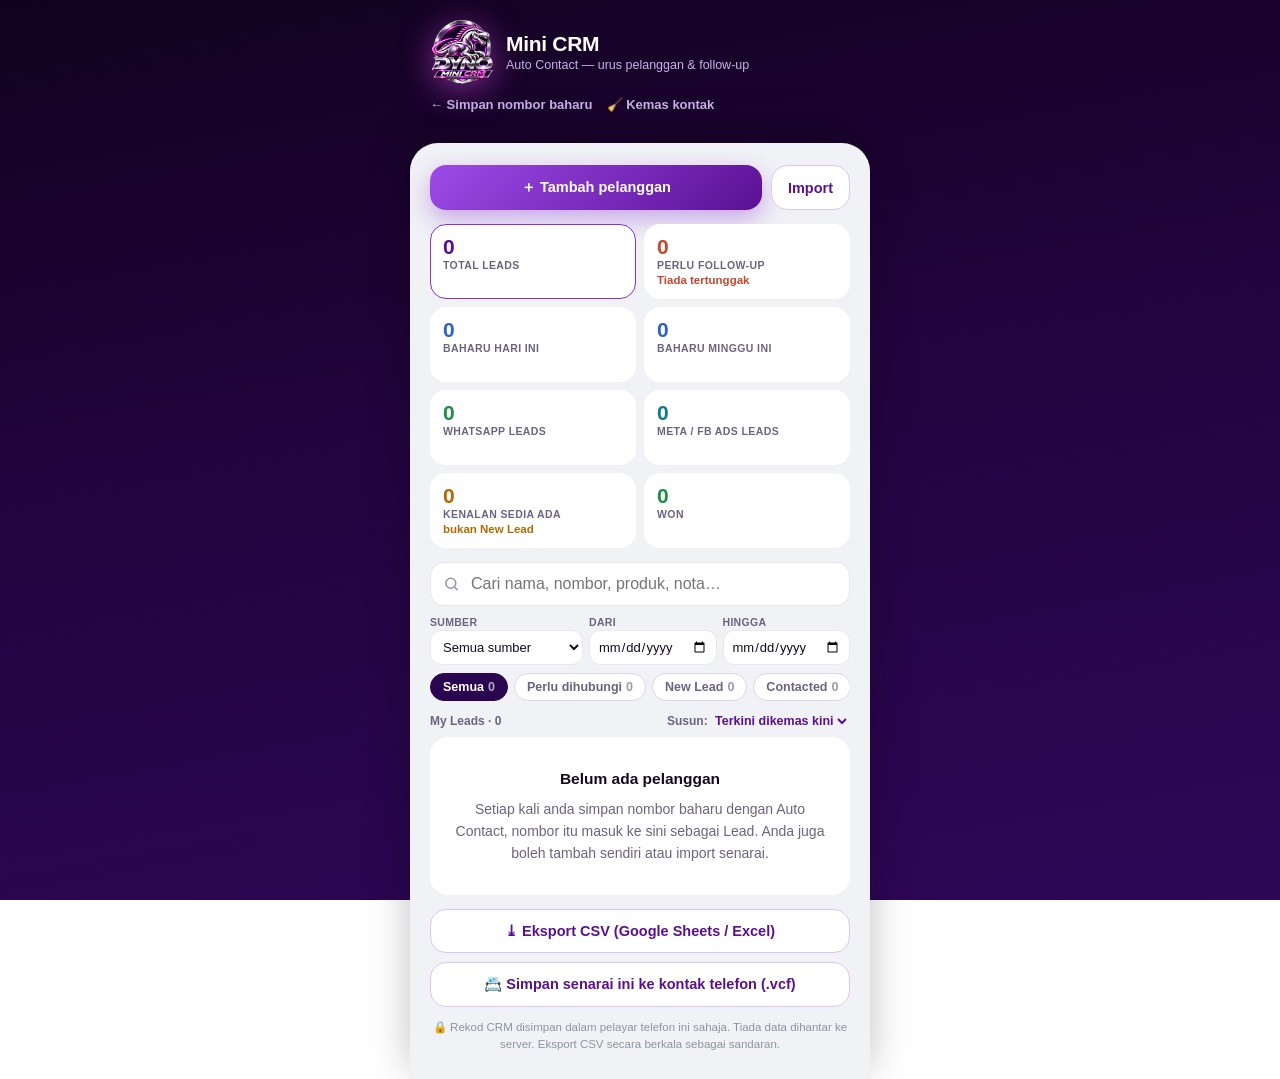
<file: docs/crm.html>
<!DOCTYPE html>
<html lang="ms">
<head>
<meta charset="UTF-8">
<meta name="viewport" content="width=device-width, initial-scale=1.0, viewport-fit=cover">
<title>Mini CRM — Dynopro Auto Contact</title>
<meta name="description" content="Urus pelanggan dari nombor yang anda simpan: status Lead hingga Customer, tarikh follow-up, nota dan WhatsApp terus. Semua disimpan dalam telefon anda.">
<meta name="theme-color" content="#2A0550">
<meta property="og:type" content="website">
<meta property="og:site_name" content="Dynopro Auto Contact">
<meta property="og:locale" content="ms_MY">
<meta property="og:url" content="https://minicrm.my/crm.html">
<meta property="og:title" content="Mini CRM — Dynopro Auto Contact">
<meta property="og:description" content="Susun pelanggan, tetapkan tarikh follow-up dan WhatsApp terus. Semua dalam telefon anda.">
<meta property="og:image" content="https://minicrm.my/icons/og-simpan.png">
<meta property="og:image:width" content="1200">
<meta property="og:image:height" content="630">
<meta name="twitter:card" content="summary_large_image">
<link rel="manifest" href="manifest-crm.webmanifest">
<link rel="icon" href="icons/crm-favicon-32.png" sizes="32x32">
<link rel="apple-touch-icon" href="icons/crm-apple-touch.png">
<meta name="apple-mobile-web-app-capable" content="yes">
<meta name="apple-mobile-web-app-title" content="Mini CRM">
<link rel="canonical" href="https://minicrm.my/crm.html">
<style>
  :root{
    --brand:#8B2FD6; --brand-dk:#5B1094; --deep:#2A0550; --ink:#14091f;
    --muted:#6b6480; --line:#eae7f0; --glow:rgba(139,47,214,.40);
    --s-lead:#2f62c9; --s-prospek:#b26a00; --s-followup:#c4472f;
    --s-customer:#1e8e4a; --s-tidak:#7a7489; --wa:#128c4a;
  }
  *{box-sizing:border-box;-webkit-tap-highlight-color:transparent;margin:0;padding:0}
  [hidden]{display:none!important}
  html,body{min-height:100%}
  body{font-family:-apple-system,BlinkMacSystemFont,"Segoe UI",Roboto,sans-serif;
    background:linear-gradient(170deg,#12021f 0%,#22043f 46%,#2E0757 100%);
    background-attachment:fixed;color:var(--ink);display:flex;justify-content:center}
  .app{width:100%;max-width:460px;min-height:100vh;min-height:100dvh;display:flex;flex-direction:column}
  button,input,select,textarea{font-family:inherit}

  header{padding:calc(env(safe-area-inset-top) + 20px) 20px 12px}
  .brand{display:flex;align-items:center;gap:12px}
  .logo{width:64px;height:64px;flex:none;filter:drop-shadow(0 6px 16px rgba(214,75,232,.5))}
  .logo img{width:100%;height:100%;display:block}
  .brand h1{color:#fff;font-size:21px;font-weight:800;letter-spacing:-.3px}
  .brand p{color:#c9b3e8;font-size:12.5px;margin-top:2px}
  .backlink{display:inline-block;margin-top:13px;color:#c9b3e8;font-size:13px;
            font-weight:700;text-decoration:none}
  .backlink + .backlink{margin-left:14px}

  .sheet{background:#f0f2f5;margin-top:18px;border-radius:28px 28px 0 0;flex:1;
    padding:22px 20px calc(env(safe-area-inset-bottom) + 26px);
    box-shadow:0 -10px 40px rgba(0,0,0,.25);display:flex;flex-direction:column}
  .panel{display:none;animation:rise .4s cubic-bezier(.2,.8,.2,1);flex:1;flex-direction:column}
  .panel.show{display:flex}
  @keyframes rise{from{opacity:0;transform:translateY(12px)}to{opacity:1;transform:none}}
  @media (prefers-reduced-motion:reduce){.panel{animation:none}}

  h2{font-size:19px;font-weight:800;margin-bottom:6px}
  .sub{font-size:14px;color:var(--muted);line-height:1.55;margin-bottom:16px}

  .btn{width:100%;border:none;border-radius:16px;padding:15px;font-size:15.5px;font-weight:700;
    color:#fff;background:linear-gradient(135deg,#9D4BE8,#5B1094);cursor:pointer;
    box-shadow:0 9px 24px var(--glow);transition:.18s;text-decoration:none;
    display:flex;align-items:center;justify-content:center;gap:9px}
  .btn:active{transform:translateY(2px);box-shadow:0 4px 12px var(--glow)}
  .btn:disabled{opacity:.45;pointer-events:none;box-shadow:none}
  .btn.alt{background:#fff;color:#5B1094;box-shadow:none;border:1.5px solid #dcc6f5;
    font-size:14.5px;padding:13px}
  .btn.danger{background:#fff;color:#c0392b;box-shadow:none;border:1.5px solid #f3c6c6;font-size:14.5px;padding:13px}
  .btn.danger.solid{background:#c0392b;color:#fff;border-color:#c0392b}
  .linkbtn{background:none;border:none;color:var(--muted);font-size:13px;padding:11px;
    width:100%;cursor:pointer;display:flex;align-items:center;justify-content:center;gap:6px}
  :focus-visible{outline:2px solid var(--brand);outline-offset:2px}

  .topacts{display:flex;gap:9px;margin-bottom:14px}
  .topacts .btn{padding:13px 10px;font-size:14.5px}
  .topacts .btn.alt{flex:0 0 auto;width:auto;padding:13px 16px}

  /* Ringkasan — setiap petak juga penapis */
  .stats{display:grid;grid-template-columns:1fr 1fr;gap:8px;margin-bottom:14px}
  .stats .stat{padding:10px 12px}
  .stats .stat b{font-size:21px}
  .penapis{display:grid;grid-template-columns:1.2fr 1fr 1fr;gap:6px;margin-bottom:8px}
  .penapis select,.penapis input{width:100%;min-width:0;border:1.5px solid var(--line);border-radius:11px;padding:8px 8px;
    font-size:13px;color:var(--ink);background:#fff}
  .penapis label{display:grid;gap:2px;font-size:10.5px;font-weight:800;color:var(--muted);text-transform:uppercase;letter-spacing:.3px}
  .ingat{display:flex;gap:10px;align-items:center;background:#fff3f0;border:1px solid #f6c9bd;border-radius:14px;padding:11px 13px;
    margin-bottom:12px;font-size:13px;color:#8a2c17;cursor:pointer;width:100%;text-align:left}
  .ingat b{font-weight:900}
  .ingat.belum{background:#f4f0ff;border-color:#d9c8f6;color:#4b1f7a}
  .ubrow{background:#fff;border-radius:14px;border:1px solid #e6e7ee;padding:12px;margin-bottom:10px;display:grid;gap:8px;grid-template-columns:minmax(0,1fr)}
  .ubrow b{font-size:15px}
  .ubrow .m{font-size:12.5px;color:var(--muted);font-style:italic;word-break:break-word}
  .ubrow .w{font-size:11.5px;color:var(--muted)}
  .ubrow input{width:100%;border:1.5px solid var(--line);border-radius:10px;padding:9px 11px;font-size:15px}
  .ubrow .two{display:grid;grid-template-columns:1fr 1fr;gap:8px}
  .pill.src{--k:#4b5563;background:#f4f5f8}
  .leadbox{background:#f4f7ff;border:1px solid #d6e0fb;border-radius:16px;padding:12px 15px;margin-bottom:12px;font-size:13px;line-height:1.5;display:grid;gap:4px}
  .stat{background:#fff;border:1.5px solid transparent;border-radius:16px;padding:12px 13px;
    text-align:left;cursor:pointer;display:block;color:var(--ink)}
  .stat b{display:block;font-size:24px;font-weight:900;line-height:1.15;color:var(--k,var(--brand-dk));
    font-variant-numeric:tabular-nums}
  .stat span{display:block;font-size:10.5px;color:var(--muted);font-weight:800;text-transform:uppercase;letter-spacing:.4px}
  .stat small{display:block;font-size:11.5px;font-weight:700;color:var(--k,var(--muted));margin-top:3px;min-height:1.2em}
  .stat[aria-pressed="true"]{border-color:var(--k,var(--brand))}

  .search{position:relative;margin-bottom:10px}
  .search svg{position:absolute;left:13px;top:50%;transform:translateY(-50%);color:#9a93ad;pointer-events:none}
  .search input{width:100%;border:1.5px solid var(--line);border-radius:14px;padding:12px 13px 12px 40px;
    font-size:16px;color:var(--ink);background:#fff}
  .search input:focus{outline:none;border-color:var(--brand);box-shadow:0 0 0 3px rgba(139,47,214,.14)}

  .chips{display:flex;gap:6px;overflow-x:auto;padding-bottom:4px;margin-bottom:8px;scrollbar-width:none}
  .chips::-webkit-scrollbar{display:none}
  .chip{flex:none;border:1.5px solid #ddd6ea;background:#fff;border-radius:20px;padding:6px 12px;
    font-size:12.5px;font-weight:700;color:var(--muted);cursor:pointer}
  .chip[aria-pressed="true"]{background:var(--deep);border-color:var(--deep);color:#fff}
  .chip i{font-style:normal;opacity:.65;margin-left:4px;font-variant-numeric:tabular-nums}

  .sortrow{display:flex;justify-content:space-between;align-items:center;gap:8px;margin-bottom:8px;
    font-size:12px;color:var(--muted);font-weight:700}
  .sortrow select{border:none;background:none;color:var(--brand-dk);font-weight:800;font-size:12.5px;cursor:pointer}

  .list{background:#fff;border-radius:18px;overflow:hidden}
  .row{display:flex;align-items:center;gap:10px;padding:11px 12px 11px 14px;border-bottom:1px solid var(--line)}
  .row:last-child{border-bottom:none}
  .rmain{flex:1;min-width:0;display:flex;align-items:center;gap:12px;background:none;border:none;
    text-align:left;cursor:pointer;color:inherit;padding:0}
  .av{width:42px;height:42px;border-radius:50%;flex:none;display:grid;place-items:center;
    color:#fff;font-weight:800;font-size:13px;background:var(--k)}
  .who{flex:1;min-width:0}
  .nm{display:block;font-size:15px;font-weight:700;white-space:nowrap;overflow:hidden;text-overflow:ellipsis}
  .nm.kosong{color:#8a8496;font-weight:600;font-style:italic}
  .ph{display:block;font-size:12.5px;color:var(--muted);margin-top:1px;font-variant-numeric:tabular-nums;
    white-space:nowrap;overflow:hidden;text-overflow:ellipsis}
  .tags{display:flex;gap:6px;align-items:center;margin-top:4px;flex-wrap:wrap}
  .pill{font-size:10.5px;font-weight:800;letter-spacing:.3px;padding:2px 8px;border-radius:20px;
    color:var(--k);background:#f4f2f8;border:1px solid currentColor}
  .due{font-size:11px;font-weight:800;color:var(--muted)}
  .due.lewat{color:var(--s-followup)}
  .wa{flex:none;width:40px;height:40px;border-radius:12px;display:grid;place-items:center;
    color:var(--wa);background:#e9f7ef;border:1px solid #bfe6c8;text-decoration:none}
  .pill.ai{--k:#a3159f;background:#fdeefc}
  .akaun{margin-top:10px;color:#a996c8;font-size:12px;line-height:1.5}
  .akaun button{background:none;border:none;color:#e5b8ff;font-weight:700;cursor:pointer;font-size:12px;padding:0}
  .smart{display:flex;gap:12px;align-items:center;text-decoration:none;color:var(--ink);background:linear-gradient(135deg,#fdf4ff,#f4f5f8);
    border:1.5px solid #ecc6f3;border-radius:16px;padding:12px 14px;margin-bottom:14px}
  .smart b{display:block;font-size:14.5px;color:#7a167a}
  .smart span{display:block;font-size:12px;color:var(--muted);margin-top:2px;line-height:1.4}
  .smart i{font-style:normal;margin-left:auto;color:#a3159f;font-weight:900;font-size:18px}
  .banner{background:#fff8ea;border:1px solid #f1d6a4;border-radius:14px;padding:12px 14px;font-size:13px;color:#7a4a00;
    line-height:1.5;margin-bottom:14px;display:grid;gap:10px}
  .aibox{background:linear-gradient(135deg,#fdf4ff,#f4f5f8);border:1px solid #ecc6f3;border-radius:16px;padding:13px 15px;
    margin-bottom:12px;font-size:13px;line-height:1.5;color:#3b1a44;display:grid;gap:6px}
  .aibox b{color:#7a167a}
  .k-dihubungi{--k:#0e7c86}
  .k-lead{--k:var(--s-lead)} .k-prospek{--k:var(--s-prospek)} .k-followup{--k:var(--s-followup)}
  .k-customer{--k:var(--s-customer)} .k-tidak{--k:var(--s-tidak)}
  .empty{padding:30px 22px;text-align:center;color:var(--muted);font-size:14px;line-height:1.6}
  .empty b{color:var(--ink);display:block;font-size:15.5px;margin-bottom:6px}
  .empty .btn{margin-top:14px}
  .note{font-size:11.5px;color:#8a969c;text-align:center;margin-top:12px;line-height:1.5}

  /* Borang */
  .card{background:#fff;border-radius:16px;padding:15px;margin-bottom:12px;display:grid;gap:13px}
  .f>label,.f>.lbl{display:block;font-size:12.5px;font-weight:700;color:var(--ink);margin-bottom:7px}
  .f input,.f select,.f textarea{width:100%;border:1.5px solid var(--line);border-radius:11px;
    padding:11px 12px;font-size:16px;color:var(--ink);background:#fff}
  .f textarea{resize:vertical;min-height:84px;line-height:1.5}
  .f input:focus,.f select:focus,.f textarea:focus{outline:none;border-color:var(--brand);
    box-shadow:0 0 0 3px rgba(139,47,214,.14)}
  .f .hint{font-size:11.5px;margin-top:6px;line-height:1.45;color:var(--muted)}
  .f .err{font-size:12px;margin-top:6px;color:#c0392b;font-weight:700}
  .seg{display:flex;flex-wrap:wrap;gap:6px}
  .seg button{border:1.5px solid #ddd6ea;background:#fff;border-radius:20px;padding:7px 12px;
    font-size:13px;font-weight:700;color:var(--muted);cursor:pointer}
  .seg button[aria-pressed="true"]{color:#fff;background:var(--k);border-color:var(--k)}
  .quick{display:flex;gap:6px;flex-wrap:wrap;margin-top:8px}
  .quick button{border:1px dashed #cfc6de;background:none;border-radius:9px;padding:5px 9px;
    font-size:12px;font-weight:700;color:var(--muted);cursor:pointer}
  .stamp{font-size:11.5px;color:var(--muted);text-align:center;margin:2px 0 12px}
  .acts{display:grid;gap:9px}
  .confirm{background:#fff3f3;border:1px solid #f3c6c6;border-radius:14px;padding:13px;display:grid;gap:9px}
  .confirm p{font-size:13.5px;color:#7a1f16;font-weight:700}
  .confirm .two{display:flex;gap:8px}

  /* Import */
  .drop{border:2px dashed #b9a9cc;border-radius:16px;padding:16px;text-align:center;cursor:pointer;display:block;background:#fbf9fe}
  .drop.hot{border-color:var(--brand);background:#f5edff}
  .drop b{display:block;font-size:14.5px}
  .drop span{display:block;margin-top:3px;font-size:12px;color:var(--muted)}
  .preview{background:#f5edff;border:1px solid #dcc6f5;border-radius:14px;padding:12px 14px;
    font-size:13px;color:#5B1094;line-height:1.55}
  .preview b{font-weight:900}
  .preview small{display:block;margin-top:4px;color:var(--muted);font-size:12px}
  .bar{height:8px;background:#e3d7f5;border-radius:5px;overflow:hidden}
  .bar i{display:block;height:100%;background:linear-gradient(90deg,#9D4BE8,#5B1094);width:0;transition:width .3s}
  .two-col{display:grid;grid-template-columns:1fr 1fr;gap:10px}
  @media (max-width:360px){.two-col{grid-template-columns:1fr}}

  .toast{position:fixed;left:50%;transform:translateX(-50%);
    bottom:calc(env(safe-area-inset-bottom) + 18px);z-index:50;max-width:calc(100% - 32px);
    background:var(--deep);color:#fff;border-radius:13px;padding:12px 16px;font-size:13.5px;
    font-weight:700;box-shadow:0 10px 30px rgba(0,0,0,.3)}
</style>
</head>
<body>
<div class="app">

  <header>
    <div class="brand">
      <div class="logo"><img src="icons/logo-mini-crm.webp" alt="Logo Dyno Mini CRM" width="64" height="64"></div>
      <div>
        <h1>Mini CRM</h1>
        <p>Auto Contact — urus pelanggan &amp; follow-up</p>
      </div>
    </div>
    <a class="backlink" href="simpan.html">← Simpan nombor baharu</a><a class="backlink" href="kemas.html">🧹 Kemas kontak</a>
    <div class="akaun" id="akaun" hidden></div>
  </header>

  <div class="sheet">

    <!-- PANEL SENARAI -->
    <section class="panel show" id="pList">
      <div id="banner"></div>
      <a class="smart" id="integLink" href="integrasi.html" hidden>
        <span style="font-size:26px">🔌</span>
        <span><b>Lead automatik</b><span>WhatsApp Business Platform &amp; Meta Lead Ads masuk terus ke CRM</span></span>
        <i>›</i>
      </a>
      <a class="smart" id="smartLink" href="klasifikasi.html" hidden>
        <span style="font-size:26px">🤖</span>
        <span><b>Smart WhatsApp Classification</b><span>Muat naik chat WhatsApp — AI cadang kategori, produk dan tindakan susulan</span></span>
        <i>›</i>
      </a>
      <div class="topacts">
        <button class="btn" id="addBtn" type="button">＋ Tambah pelanggan</button>
        <button class="btn alt" id="impBtn" type="button">Import</button>
      </div>

      <button class="ingat" type="button" id="ingat" hidden></button>
      <button class="ingat belum" type="button" id="belumBtn" hidden></button>
      <div class="stats" id="stats">
        <button class="stat" type="button" data-f="semua" aria-pressed="true"><b id="stSemua">0</b><span>Total Leads</span><small id="stLead"></small></button>
        <button class="stat k-followup" type="button" data-f="hubungi" aria-pressed="false"><b id="stFollow">0</b><span>Perlu follow-up</span><small id="stDue"></small></button>
        <button class="stat k-lead" type="button" data-f="hari" aria-pressed="false"><b id="stHari">0</b><span>Baharu hari ini</span><small></small></button>
        <button class="stat k-lead" type="button" data-f="minggu" aria-pressed="false"><b id="stMinggu">0</b><span>Baharu minggu ini</span><small></small></button>
        <button class="stat k-customer" type="button" data-f="src:whatsapp" aria-pressed="false"><b id="stWa">0</b><span>WhatsApp Leads</span><small></small></button>
        <button class="stat k-dihubungi" type="button" data-f="src:meta" aria-pressed="false"><b id="stMeta">0</b><span>Meta / FB Ads Leads</span><small></small></button>
        <button class="stat k-prospek" type="button" data-f="sedia" aria-pressed="false"><b id="stSedia">0</b><span>Kenalan sedia ada</span><small>bukan New Lead</small></button>
        <button class="stat k-customer" type="button" data-f="customer" aria-pressed="false"><b id="stWon">0</b><span>Won</span><small></small></button>
      </div>

      <div class="search">
        <svg width="17" height="17" viewBox="0 0 24 24" fill="none" stroke="currentColor" stroke-width="2.2" stroke-linecap="round"><circle cx="11" cy="11" r="7"/><path d="M20 20l-3.5-3.5"/></svg>
        <input type="search" id="q" placeholder="Cari nama, nombor, produk, nota…" autocomplete="off" aria-label="Cari pelanggan">
      </div>
      <div class="penapis">
        <label>Sumber<select id="fSrc" aria-label="Tapis sumber">
          <option value="">Semua sumber</option><option value="whatsapp">WhatsApp</option><option value="meta">Meta Ads</option>
          <option value="auto_contact">Auto Contact</option><option value="manual">Manual</option><option value="import">Import</option>
          <option value="api">API</option><option value="lain">Lain-lain</option></select></label>
        <label>Dari<input type="date" id="fDari" aria-label="Dicipta dari tarikh"></label>
        <label>Hingga<input type="date" id="fHingga" aria-label="Dicipta hingga tarikh"></label>
      </div>
      <div class="chips" id="chips" role="group" aria-label="Tapis status"></div>
      <div class="sortrow">
        <span id="countLbl">0 pelanggan</span>
        <label>Susun:
          <select id="sort" aria-label="Susunan">
            <option value="dikemas">Terkini dikemas kini</option>
            <option value="susulan">Tarikh follow-up</option>
            <option value="nama">Nama A–Z</option>
            <option value="dibuat">Terbaru ditambah</option>
            <option value="hubungan">Hubungan terakhir</option>
          </select>
        </label>
      </div>

      <div class="list" id="list"></div>
      <button class="btn alt" id="moreBtn" type="button" style="display:none;margin-top:10px"></button>

      <button class="btn alt" id="expCsv" type="button" style="margin-top:14px">⤓ Eksport CSV (Google Sheets / Excel)</button>
      <button class="btn alt" id="expVcf" type="button" style="margin-top:9px">📇 Simpan senarai ini ke kontak telefon (.vcf)</button>
      <div class="note">🔒 Rekod CRM disimpan dalam pelayar telefon ini sahaja. Tiada data dihantar ke server. Eksport CSV secara berkala sebagai sandaran.</div>
    </section>

    <!-- PANEL BORANG -->
    <section class="panel" id="pForm">
      <h2 id="fTitle">Pelanggan baharu</h2>
      <p class="sub" id="fSub">Isi apa yang anda tahu. Hanya nombor telefon yang wajib.</p>
      <form id="form" novalidate>
        <div class="leadbox" id="fLead" hidden></div>
        <div class="aibox" id="fAi" hidden></div>
        <div class="card">
          <div class="f"><label for="fNama">Nama</label><input id="fNama" maxlength="80" autocomplete="off" placeholder="cth. Kak Nik Kuih"></div>
          <div class="f"><label for="fTel">No. telefon / WhatsApp</label><input id="fTel" type="tel" inputmode="tel" autocomplete="off" placeholder="012-345 6789"><div class="err" id="fTelErr" hidden></div></div>
          <div class="f" id="fUserBox" hidden><label for="fUser">Username WhatsApp</label><input id="fUser" autocomplete="off" autocapitalize="none" spellcheck="false" maxlength="36" placeholder="@nama.pengguna">
            <div class="hint">Isi nombor ATAU username (atau kedua-duanya jika anda pasti ia orang yang sama).</div></div>
          <div class="f"><span class="lbl">Status</span><div class="seg" id="fStatus" role="group" aria-label="Status"></div></div>
          <div class="f"><label for="fSusulan">Tarikh follow-up</label><input id="fSusulan" type="date">
            <div class="quick" id="quick"><button type="button" data-d="0">Hari ini</button><button type="button" data-d="1">Esok</button><button type="button" data-d="3">+3 hari</button><button type="button" data-d="7">+1 minggu</button><button type="button" data-d="-1">Kosongkan</button></div>
          </div>
        </div>
        <div class="card">
          <div class="f"><label for="fProduk">Produk / minat</label><input id="fProduk" list="produkList" maxlength="60" autocomplete="off" placeholder="cth. Kek lapis 1kg"></div>
          <div class="two-col">
            <div class="f"><label for="fSumber">Sumber</label><select id="fSumber"></select></div>
            <div class="f"><label for="fKumpulan">Kumpulan</label><input id="fKumpulan" list="kumpulanList" maxlength="40" autocomplete="off" placeholder="cth. Bazar"></div>
          </div>
          <div class="f"><label for="fEmel">Emel</label><input id="fEmel" type="email" maxlength="120" autocomplete="off" placeholder="pilihan"></div>
          <div class="f"><label for="fNota">Nota</label><textarea id="fNota" maxlength="2000" placeholder="cth. Tanya harga borong, nak order raya"></textarea></div>
        </div>
        <div class="stamp" id="fStamp"></div>
        <div class="acts">
          <button class="btn" type="submit" id="fSave">Simpan</button>
          <a class="btn alt" id="fWa" target="_blank" rel="noopener" style="display:none">💬 WhatsApp pelanggan ini</a>
          <div id="delArea"></div>
          <button class="linkbtn" type="button" id="fBack">← Kembali ke senarai</button>
        </div>
      </form>
    </section>

    <!-- PANEL LEAD BELUM DISAHKAN -->
    <section class="panel" id="pBelum">
      <h2>Lead belum disahkan</h2>
      <p class="sub">Notifikasi WhatsApp ini hanya menunjukkan <b>nama paparan</b> — tiada nombor atau username yang boleh
        dipercayai, jadi kami tidak mencipta kenalan atau meneka nombor. Buka chat dalam WhatsApp Business, semak nombor
        atau username pelanggan, kemudian sahkan di sini.</p>
      <div id="senaraiBelum"></div>
      <button class="linkbtn" type="button" id="belumBack">← Kembali ke senarai</button>
    </section>

    <!-- PANEL AKAUN -->
    <section class="panel" id="pAkaun">
      <h2>Simpan di awan</h2>
      <p class="sub">Log masuk untuk menyimpan pelanggan dalam akaun anda — selamat walaupun telefon hilang, boleh dibuka
        dari telefon lain, dan diperlukan untuk Smart WhatsApp Classification. Hanya anda boleh melihat data akaun anda.</p>
      <div id="loginBox"></div>
      <button class="linkbtn" type="button" id="akaunBack">← Kembali ke senarai</button>
    </section>

    <!-- PANEL IMPORT -->
    <section class="panel" id="pImp">
      <h2>Import pelanggan</h2>
      <p class="sub">Tampal senarai atau pilih fail. Nombor yang sudah ada dalam CRM akan dilangkau.</p>

      <button class="btn alt" id="pullBtn" type="button" style="margin-bottom:12px"></button>

      <div class="card">
        <label class="drop" id="drop">
          <b>Pilih fail .csv, .vcf atau .txt</b>
          <span>Eksport Google Sheets, Google Contacts, atau eksport chat</span>
          <input type="file" id="impFile" accept=".csv,.vcf,.vcard,.txt,text/csv,text/vcard,text/plain" hidden>
        </label>
        <div class="f"><label for="impText">atau tampal di sini</label>
          <textarea id="impText" rows="5" placeholder="Satu pelanggan sebaris, contohnya:&#10;Kak Nik, 012-345 6789&#10;0198872231&#10;&#10;Atau CSV dengan tajuk: Nama, Telefon, Produk, Status"></textarea>
        </div>
      </div>

      <div class="card">
        <div class="two-col">
          <div class="f"><label for="impStatus">Status</label><select id="impStatus"></select></div>
          <div class="f"><label for="impSumber">Sumber</label><select id="impSumber"></select></div>
        </div>
        <div class="two-col">
          <div class="f"><label for="impKumpulan">Kumpulan</label><input id="impKumpulan" list="kumpulanList" maxlength="40" autocomplete="off" placeholder="pilihan"></div>
          <div class="f"><label for="impProduk">Produk</label><input id="impProduk" list="produkList" maxlength="60" autocomplete="off" placeholder="pilihan"></div>
        </div>
        <div class="f"><div class="hint">Digunakan bila fail tiada lajur status, produk atau kumpulan.</div></div>
      </div>

      <div class="preview" id="impPrev">Pilih fail atau tampal senarai untuk lihat pratonton.</div>
      <div class="acts" style="margin-top:12px">
        <button class="btn" id="impGo" type="button" disabled>Import</button>
        <button class="linkbtn" type="button" id="impBack">← Kembali ke senarai</button>
      </div>
    </section>

  </div>
</div>

<datalist id="produkList"></datalist>
<datalist id="kumpulanList"></datalist>
<div class="toast" id="toast" hidden></div>

<script src="config.js"></script>
<script src="kemas-engine.js"></script>
<script src="simpan-fail.js"></script>
<script src="crm-store.js"></script>
<script src="awan.js"></script>
<script>
(function(){
  'use strict';

  var $ = function(id){ return document.getElementById(id); };
  var E = window.KemasEngine, C = window.DynoCRM;
  var STATUS = C.STATUS;
  var SLABEL = {}; STATUS.forEach(function(s){ SLABEL[s.id] = s.label; });
  var SUMBER = ['Auto Contact','Manual','WhatsApp','Meta Ads','Facebook','Instagram','TikTok','Shopee','Walk-in','Rujukan','Import','API','Lain-lain'];
  var HALAMAN = 50;

  var db = C.semua();
  var view = { q:'', f:'semua', sort:'dikemas', shown:HALAMAN, src:'', dari:'', hingga:'' };
  var editing = null;      // kunci rekod yang sedang diedit, atau null

  // ---------- Bantuan ----------
  function esc(t){ return String(t==null?'':t).replace(/&/g,'&amp;').replace(/</g,'&lt;').replace(/>/g,'&gt;').replace(/"/g,'&quot;'); }
  function tarikh(d){ var x = new Date(d.getTime() - d.getTimezoneOffset()*60000); return x.toISOString().slice(0,10); }
  function hariIni(){ return tarikh(new Date()); }
  function tambahHari(n){ var d = new Date(); d.setDate(d.getDate()+n); return tarikh(d); }
  function bezaHari(a,b){ return Math.round((Date.parse(b) - Date.parse(a)) / 86400000); }
  function papar(iso){
    if(!iso) return '';
    try { return new Date(iso.length === 10 ? iso+'T00:00:00' : iso)
      .toLocaleDateString('ms-MY', { day:'numeric', month:'short', year:'numeric' }); }
    catch(e){ return iso.slice(0,10); }
  }
  function initials(n){
    var w = String(n||'').trim().split(/\s+/).filter(Boolean);
    if(!w.length) return '#';
    // "Customer 012" -> "012": nombor lebih berguna daripada "C0"
    var akhir = w[w.length-1];
    if(w.length > 1 && /^\d+$/.test(akhir)) return akhir.slice(-3);
    return (w[0].charAt(0) + (w[1] ? w[1].charAt(0) : '')).toUpperCase();
  }
  // Kunci rekod: nombor E.164 ("+60…") bila ada; jika tidak, "@username" (mod awan sahaja).
  // Username TIDAK boleh dibuka dengan pautan wa.me (pautan itu hanya untuk nombor telefon).
  function adaTel(k){ return k.charAt(0) === '+'; }
  function identiti(k, r){
    if(adaTel(k)) return E.prettyPhone(k);
    var u = (r && r.whatsapp_username) || (k.charAt(0) === '@' ? k.slice(1) : '');
    return u ? '@' + u : '';
  }
  function waUrl(k){ return 'https://wa.me/' + k.replace(/\D/g,''); }
  // Sumber lead: guna kod dari integrasi (sumber_lead) jika ada; jika tidak, label sumber.
  function kodSumber(r){
    // Meta Lead Ads & Click-to-WhatsApp (Facebook Ads) dikira bersama sebagai iklan Meta
    if(r.sumber_lead) return (r.sumber_lead === 'meta_lead_ads' || r.sumber_lead === 'facebook_ads') ? 'meta' : r.sumber_lead;
    var s = (r.sumber || '').toLowerCase();
    if(s === 'whatsapp') return 'whatsapp';
    if(s === 'meta ads' || s === 'facebook ads') return 'meta';
    if(s === 'auto contact') return 'auto_contact';
    if(s === 'manual') return 'manual';
    if(s === 'import') return 'import';
    if(s === 'api') return 'api';
    return 'lain';
  }
  var LABEL_SRC = { whatsapp:'WhatsApp', meta:'Meta Ads', auto_contact:'Auto Contact', manual:'Manual', import:'Import', api:'API' };
  function tarikhTempatan(iso){ return iso ? tarikh(new Date(iso)) : ''; }
  function awalMinggu(){ var d = new Date(); var hari = (d.getDay() + 6) % 7; d.setDate(d.getDate() - hari); return tarikh(d); }
  function perluHubungi(r){ return !!r.susulan && r.susulan <= hariIni() && r.status !== 'tidak' && r.status !== 'customer'; }
  function teksSusulan(s){
    if(!s) return null;
    var n = bezaHari(hariIni(), s);
    if(n < 0) return { t:'Lewat ' + (-n) + ' hari', lewat:true };
    if(n === 0) return { t:'Hari ini', lewat:true };
    if(n === 1) return { t:'Esok', lewat:false };
    return { t:papar(s), lewat:false };
  }
  var toastT;
  function toast(m){ var t = $('toast'); t.textContent = m; t.hidden = false; clearTimeout(toastT); toastT = setTimeout(function(){ t.hidden = true; }, 2800); }
  function simpanDb(){
    if(!C.tulis(db)){
      toast('Storan telefon penuh atau disekat — perubahan mungkin hilang. Eksport CSV sekarang.');
      return false;
    }
    return true;
  }

  // ---------- Mod awan (Supabase) ----------
  // Tanpa log masuk: rekod dalam telefon ini sahaja (localStorage), seperti dahulu.
  // Selepas log masuk: rekod dalam akaun awan pengguna; db di sini cache sahaja.
  var awan = window.DynoAwan, modAwan = false;
  var KAT = { prospek_harga:'Tanya harga', prospek_berminat:'Berminat', prospek_hampir:'Hampir membeli',
              support_pelanggan:'Support', customer_semak:'Semak pembelian', tidak_diketahui:'Tidak diketahui' };
  var KAT_PENUH = { prospek_harga:'Prospek – Tanya harga', prospek_berminat:'Prospek – Berminat', prospek_hampir:'Prospek – Hampir membeli',
              support_pelanggan:'Support – Kemungkinan pelanggan', customer_semak:'Customer – Perlu semakan pembelian', tidak_diketahui:'Tidak diketahui' };

  function dariAwan(r){
    return { id:r.id, nama:r.nama || '', emel:r.emel || '', produk:r.produk || '', status:r.status || 'lead',
             sumber:r.sumber || '', kumpulan:r.kumpulan || '', susulan:r.susulan || '', nota:r.nota || '',
             dibuat:r.created_at, dikemas:r.updated_at, kategori:r.kategori || '', kategori_disahkan:!!r.kategori_disahkan,
             ringkasan:r.ringkasan || '', tindakan:r.tindakan || '', keyakinan:r.keyakinan,
             sumber_lead:r.sumber_lead || '', mesej_pertama:r.mesej_pertama || '', last_contact_at:r.last_contact_at || '',
             whatsapp_username:r.whatsapp_username || '', first_seen_at:r.first_seen_at || '' };
  }
  function kunciAwan(r){ return r.telefon || (r.whatsapp_username ? '@' + r.whatsapp_username : 'id:' + r.id); }
  function keAwan(k, r){
    var x = { telefon:adaTel(k) ? k : null, whatsapp_username:r.whatsapp_username || null, nama:(r.nama || '').slice(0,120), emel:(r.emel || '').slice(0,160), produk:(r.produk || '').slice(0,120),
              status:r.status || 'lead', sumber:(r.sumber || '').slice(0,40), kumpulan:(r.kumpulan || '').slice(0,60),
              susulan:r.susulan || null, nota:(r.nota || '').slice(0,4000) };
    if(r.id) x.id = r.id;
    return x;
  }
  function muatAwan(){
    return awan.senaraiKenalan().then(function(rows){
      var baru = {}; rows.forEach(function(r){ baru[kunciAwan(r)] = dariAwan(r); });
      db = baru; render(); paparBanner(); muatBelum();
    }, function(e){ toast(e.message); });
  }
  /* Simpan rekod yang berubah. keys: kunci rekod dalam db; buangId: id awan untuk dipadam. */
  function simpan(keys, buangId){
    if(!modAwan) return simpanDb();
    var rows = keys.filter(function(k){ return db[k]; }).map(function(k){ return keAwan(k, db[k]); });
    var p = (buangId && buangId.length) ? awan.padamKenalan(buangId) : Promise.resolve();
    p.then(function(){ return rows.length ? awan.simpanKenalan(rows) : []; }).then(function(hasil){
      hasil.forEach(function(r){ var kk = kunciAwan(r); Object.keys(db).forEach(function(o){ if(db[o].id === r.id && o !== kk) delete db[o]; }); db[kk] = dariAwan(r); });
    }).catch(function(e){
      toast('Gagal simpan ke awan: ' + e.message);
      muatAwan();
    });
    return true;
  }

  function paparAkaun(){
    var el = $('akaun');
    if(!awan || !awan.siap()){ el.hidden = true; return; }
    el.hidden = false;
    var u = awan.pengguna();
    $('smartLink').hidden = false; $('integLink').hidden = false;
    if(u){
      el.innerHTML = '☁︎ Disimpan di awan · ' + esc(u.email || '') + ' · <button type="button" id="keluarBtn">Log keluar</button>';
      $('keluarBtn').addEventListener('click', function(){
        awan.logKeluar().then(function(){ modAwan = false; belum = []; paparBelumBtn(); db = C.semua(); paparAkaun(); paparBanner(); render(); toast('Log keluar. Kini menunjukkan rekod dalam telefon ini.'); });
      });
    } else {
      el.innerHTML = '📱 Disimpan dalam telefon ini sahaja · <button type="button" id="masukBtn">Log masuk untuk simpan di awan</button>';
      $('masukBtn').addEventListener('click', bukaAkaun);
    }
  }
  function bukaAkaun(){
    awan.mula().then(function(){
      awan.paparLogin($('loginBox'), function(){ mulaAwan().then(function(){ show('pList'); toast('Log masuk berjaya'); }); });
      show('pAkaun');
    }, function(e){ toast(e.message); });
  }
  function mulaAwan(){
    modAwan = true; paparAkaun();
    return muatAwan();
  }
  // ---------- Lead "nama sahaja" dari app Android (belum disahkan) ----------
  var belum = [];
  function muatBelum(){
    if(!modAwan) { belum = []; paparBelumBtn(); return; }
    awan.senaraiBelumDisahkan().then(function(r){ belum = r; paparBelumBtn(); if($('pBelum').classList.contains('show')) renderBelum(); }, function(){});
  }
  function paparBelumBtn(){
    var b = $('belumBtn');
    b.hidden = !belum.length;
    b.innerHTML = '<span style="font-size:20px">❔</span><span><b>' + belum.length + ' lead</b> hanya ada nama (tiada nombor/username). Ketuk untuk sahkan.</span>';
  }
  function renderBelum(){
    if(!belum.length){ $('senaraiBelum').innerHTML = '<div class="empty"><b>Tiada lead menunggu</b>Semua lead sudah disahkan.</div>'; return; }
    $('senaraiBelum').innerHTML = belum.map(function(e, i){
      return '<div class="ubrow"><b>' + esc(e.nama || 'Tanpa nama') + '</b>' +
        (e.mesej ? '<div class="m">“' + esc(e.mesej) + '”</div>' : (e.pratonton_tersembunyi ? '<div class="m">(pratonton mesej disembunyikan)</div>' : '')) +
        '<div class="w">' + esc(new Date(e.diterima_at).toLocaleString('ms-MY', { dateStyle:'medium', timeStyle:'short' })) + (e.peranti ? ' · ' + esc(e.peranti) : '') + '</div>' +
        '<input data-btel="'+i+'" type="tel" inputmode="tel" placeholder="Nombor telefon, cth. 012-345 6789">' +
        '<input data-buser="'+i+'" autocapitalize="none" spellcheck="false" placeholder="atau username, cth. @nama.kedai">' +
        '<div class="err" data-berr="'+i+'" hidden></div>' +
        '<div class="two"><button class="btn" type="button" data-bsah="'+i+'" style="padding:11px">Sahkan</button>' +
        '<button class="btn alt" type="button" data-babai="'+i+'">Abaikan</button></div></div>';
    }).join('');
  }
  $('belumBtn').addEventListener('click', function(){ renderBelum(); show('pBelum'); });
  $('belumBack').addEventListener('click', function(){ show('pList'); });
  $('senaraiBelum').addEventListener('click', function(e){
    var b = e.target.closest('button'); if(!b) return;
    if(b.dataset.babai){
      var x = belum[+b.dataset.babai];
      awan.abaikanLead(x.id).then(function(){ belum.splice(+b.dataset.babai, 1); renderBelum(); paparBelumBtn(); }, function(err){ toast(err.message); });
      return;
    }
    if(!b.dataset.bsah) return;
    var i = +b.dataset.bsah, ev = belum[i], errEl = document.querySelector('[data-berr="'+i+'"]');
    var tel = document.querySelector('[data-btel="'+i+'"]').value.trim(), user = document.querySelector('[data-buser="'+i+'"]').value.trim();
    if(!tel && !user){ errEl.textContent = 'Masukkan nombor telefon atau username yang anda sahkan dalam WhatsApp.'; errEl.hidden = false; return; }
    b.disabled = true;
    awan.sahkanLead(ev.id, tel || null, user || null).then(function(r){
      toast(r.status === 'dicipta' ? 'Kenalan baharu dicipta' : 'Dikemas kini pada kenalan sedia ada');
      belum.splice(i, 1); renderBelum(); paparBelumBtn(); muatAwan();
    }, function(err){ b.disabled = false; errEl.textContent = err.message; errEl.hidden = false; });
  });
  $('list').addEventListener('click', function(e){
    var b = e.target.closest('[data-salin-user]'); if(!b) return;
    var t = b.dataset.salinUser;
    (navigator.clipboard ? navigator.clipboard.writeText(t) : Promise.reject()).then(function(){ toast(t + ' disalin. Cari username ini dalam WhatsApp.'); },
      function(){ toast('Cari ' + t + ' dalam WhatsApp.'); });
  });

  // Rekod dalam telefon ini yang belum ada dalam akaun (cth. dari alat Simpan Nombor)
  function rekodBelumPindah(){
    if(!modAwan) return [];
    var lokal = C.semua();
    return Object.keys(lokal).filter(function(k){ return !db[k]; });
  }
  function paparBanner(){
    var ks = rekodBelumPindah(), el = $('banner');
    if(!ks.length){ el.innerHTML = ''; return; }
    el.innerHTML = '<div class="banner"><span><b>' + ks.length + ' pelanggan</b> dalam telefon ini belum ada dalam akaun anda ' +
      '(termasuk nombor baharu dari Simpan Nombor).</span><button class="btn" type="button" id="pindahBtn">Pindahkan ke akaun</button></div>';
    $('pindahBtn').addEventListener('click', function(){
      var b = this; b.disabled = true; b.textContent = 'Memindahkan…';
      var lokal = C.semua();
      awan.simpanKenalan(ks.map(function(k){ var r = Object.assign({}, lokal[k]); delete r.id; return keAwan(k, r); }), true)
        .then(function(){ toast(ks.length + ' pelanggan dipindahkan ke akaun'); return muatAwan(); },
              function(e){ toast('Gagal memindahkan: ' + e.message); b.disabled = false; b.textContent = 'Cuba lagi'; });
    });
  }
  function show(id){
    ['pList','pForm','pImp','pAkaun','pBelum'].forEach(function(p){ $(p).classList.toggle('show', p === id); });
    window.scrollTo(0,0);
  }

  // ---------- UI statik ----------
  function isiPilihan(sel, list, nilai){
    list.forEach(function(x){ var o = document.createElement('option'); o.value = x.id || x; o.textContent = x.label || x; sel.appendChild(o); });
    if(nilai) sel.value = nilai;
  }
  isiPilihan($('fSumber'), SUMBER, 'Manual');
  isiPilihan($('impSumber'), SUMBER, 'Import');
  isiPilihan($('impStatus'), STATUS, 'lead');

  var CHIPS = [{ id:'semua', label:'Semua' }, { id:'hubungi', label:'Perlu dihubungi' }].concat(STATUS);
  $('chips').innerHTML = CHIPS.map(function(c){
    return '<button class="chip" type="button" data-f="'+c.id+'" aria-pressed="false">'+esc(c.label)+'<i></i></button>';
  }).join('');

  $('fStatus').innerHTML = STATUS.map(function(s){
    return '<button type="button" class="k-'+s.id+'" data-s="'+s.id+'" aria-pressed="false">'+esc(s.label)+'</button>';
  }).join('');
  function setStatus(v){
    $('fStatus').dataset.v = v;
    Array.prototype.forEach.call($('fStatus').children, function(b){ b.setAttribute('aria-pressed', b.dataset.s === v); });
  }
  $('fStatus').addEventListener('click', function(e){ var b = e.target.closest('button'); if(b) setStatus(b.dataset.s); });

  function isiDatalist(){
    var produk = {}, kumpulan = {};
    Object.keys(db).forEach(function(k){ var r = db[k]; if(r.produk) produk[r.produk] = 1; if(r.kumpulan) kumpulan[r.kumpulan] = 1; });
    $('produkList').innerHTML = Object.keys(produk).sort().map(function(p){ return '<option value="'+esc(p)+'">'; }).join('');
    $('kumpulanList').innerHTML = Object.keys(kumpulan).sort().map(function(p){ return '<option value="'+esc(p)+'">'; }).join('');
  }

  // ---------- Senarai ----------
  function senaraiTapis(){
    var q = view.q, qd = q.replace(/\D/g,'');
    var rows = Object.keys(db).map(function(k){ var r = db[k]; return { k:k, r:r }; }).filter(function(x){
      var r = x.r;
      var dibuat = tarikhTempatan(r.dibuat);
      if(view.f === 'hubungi'){ if(!perluHubungi(r)) return false; }
      else if(view.f === 'hari'){ if(dibuat !== hariIni()) return false; }
      else if(view.f === 'minggu'){ if(dibuat < awalMinggu()) return false; }
      else if(view.f === 'sedia'){ if(r.status === 'lead') return false; }
      else if(view.f.indexOf('src:') === 0){ if(kodSumber(r) !== view.f.slice(4)) return false; }
      else if(view.f !== 'semua' && r.status !== view.f) return false;
      if(view.src && kodSumber(r) !== view.src) return false;
      if(view.dari && dibuat < view.dari) return false;
      if(view.hingga && dibuat > view.hingga) return false;
      if(q){
        var hay = [r.nama, r.emel, r.produk, r.nota, r.sumber, r.kumpulan, r.mesej_pertama, identiti(x.k, r), r.whatsapp_username].join(' ').toLowerCase();
        var tel = x.k.replace(/\D/g,''), tempatan = tel.indexOf('60') === 0 ? '0' + tel.slice(2) : tel;
        if(hay.indexOf(q) < 0 && !(qd.length >= 3 && (tel.indexOf(qd) > -1 || tempatan.indexOf(qd) > -1))) return false;
      }
      return true;
    });
    var s = view.sort;
    rows.sort(function(a,b){
      if(s === 'nama') return (a.r.nama || '￿').localeCompare(b.r.nama || '￿', 'ms', { numeric:true });
      if(s === 'susulan'){ var x = a.r.susulan || '9999', y = b.r.susulan || '9999'; return x < y ? -1 : x > y ? 1 : 0; }
      if(s === 'dibuat') return (b.r.dibuat || '').localeCompare(a.r.dibuat || '');
      if(s === 'hubungan') return (b.r.last_contact_at || b.r.dibuat || '').localeCompare(a.r.last_contact_at || a.r.dibuat || '');
      return (b.r.dikemas || '').localeCompare(a.r.dikemas || '');
    });
    return rows;
  }

  var WA_SVG = '<svg width="20" height="20" viewBox="0 0 24 24" fill="none" stroke="currentColor" stroke-width="2" stroke-linecap="round" stroke-linejoin="round" aria-hidden="true"><path d="M3.5 20.5l1.3-4.2A8.5 8.5 0 1 1 8 19.4z"/><path d="M9 9.2c.3 2.4 2.4 4.6 5 5.2l1.2-1.2 2 1-.3 1.4c-3.8.6-8.6-3.6-8.6-7.6l1.4-.4 1 2z"/></svg>';

  function render(){
    var keys = Object.keys(db);
    var kira = { semua:keys.length, hubungi:0, hari:0, minggu:0, wa:0, meta:0, sedia:0 };
    STATUS.forEach(function(s){ kira[s.id] = 0; });
    var hi = hariIni(), am = awalMinggu();
    keys.forEach(function(k){
      var r = db[k], d = tarikhTempatan(r.dibuat), src = kodSumber(r);
      kira[r.status] = (kira[r.status] || 0) + 1;
      if(perluHubungi(r)) kira.hubungi++;
      if(d === hi) kira.hari++;
      if(d >= am) kira.minggu++;
      if(src === 'whatsapp') kira.wa++;
      if(src === 'meta') kira.meta++;
      if(r.status !== 'lead') kira.sedia++;
    });

    $('stSemua').textContent = kira.semua;
    $('stFollow').textContent = kira.hubungi;
    $('stHari').textContent = kira.hari;
    $('stMinggu').textContent = kira.minggu;
    $('stWa').textContent = kira.wa;
    $('stMeta').textContent = kira.meta;
    $('stSedia').textContent = kira.sedia;
    $('stWon').textContent = kira.customer;
    $('stLead').textContent = kira.lead ? kira.lead + ' New Lead' : '';
    $('stDue').textContent = kira.hubungi ? 'hari ini / lewat' : 'Tiada tertunggak';
    var ingat = $('ingat');
    ingat.hidden = !kira.hubungi || view.f === 'hubungi';
    ingat.innerHTML = '<span style="font-size:20px">🔔</span><span><b>' + kira.hubungi + ' lead</b> perlu dihubungi hari ini atau sudah lewat. Ketuk untuk lihat.</span>';
    Array.prototype.forEach.call(document.querySelectorAll('.stat'), function(b){ b.setAttribute('aria-pressed', b.dataset.f === view.f); });
    Array.prototype.forEach.call(document.querySelectorAll('.chip'), function(b){
      b.setAttribute('aria-pressed', b.dataset.f === view.f);
      b.querySelector('i').textContent = kira[b.dataset.f] || 0;
    });

    var rows = senaraiTapis();
    $('countLbl').textContent = 'My Leads · ' + rows.length;
    var list = $('list');

    if(!keys.length){
      list.innerHTML = '<div class="empty"><b>Belum ada pelanggan</b>Setiap kali anda simpan nombor baharu dengan Auto Contact, ' +
        'nombor itu masuk ke sini sebagai Lead. Anda juga boleh tambah sendiri atau import senarai.' +
        (bilRekodLama() ? '<button class="btn" type="button" id="emptyPull">⤓ Masukkan ' + bilRekodLama() + ' nombor yang pernah disimpan</button>' : '') +
        '</div>';
      var ep = $('emptyPull'); if(ep) ep.addEventListener('click', tarikRekod);
    } else if(!rows.length){
      list.innerHTML = '<div class="empty"><b>Tiada padanan</b>Cuba kata carian lain atau tukar tapisan.</div>';
    } else {
      list.innerHTML = rows.slice(0, view.shown).map(function(x){
        var r = x.r, st = r.status || 'lead', d = teksSusulan(r.susulan);
        var meta = identiti(x.k, r) + (r.produk ? ' · ' + r.produk : '') + (r.kumpulan ? ' · ' + r.kumpulan : '');
        return '<div class="row k-'+st+'">' +
          '<button class="rmain" type="button" data-k="'+esc(x.k)+'">' +
            '<span class="av">'+esc(initials(r.nama))+'</span>' +
            '<span class="who"><span class="nm'+(r.nama?'':' kosong')+'">'+esc(r.nama || 'Tanpa nama')+'</span>' +
            '<span class="ph">'+esc(meta)+'</span>' +
            '<span class="tags"><span class="pill">'+esc(SLABEL[st] || 'New Lead')+'</span>' +
            (LABEL_SRC[kodSumber(r)] && (r.sumber_lead || kodSumber(r) === 'whatsapp' || kodSumber(r) === 'meta') ? '<span class="pill src">'+esc(r.sumber_lead === 'facebook_ads' ? 'Facebook Ads' : LABEL_SRC[kodSumber(r)])+'</span>' : '') +
            (r.kategori ? '<span class="pill ai">🤖 '+esc(KAT[r.kategori] || '')+'</span>' : '') +
            (d && st !== 'tidak' ? '<span class="due'+(d.lewat?' lewat':'')+'">'+esc(d.t)+'</span>' : '') +
            '</span></span></button>' +
          (adaTel(x.k) ? '<a class="wa" href="'+waUrl(x.k)+'" target="_blank" rel="noopener" aria-label="WhatsApp '+esc(r.nama || identiti(x.k, r))+'">'+WA_SVG+'</a>'
                       : '<button class="wa" type="button" data-salin-user="'+esc(identiti(x.k, r))+'" aria-label="Salin username '+esc(identiti(x.k, r))+'" title="Salin username — cari dalam WhatsApp">@</button>') +
        '</div>';
      }).join('');
    }
    var baki = rows.length - view.shown;
    $('moreBtn').style.display = baki > 0 ? 'flex' : 'none';
    $('moreBtn').textContent = 'Tunjuk lagi (' + baki + ')';
  }

  $('list').addEventListener('click', function(e){ var b = e.target.closest('.rmain'); if(b) bukaBorang(b.dataset.k); });
  $('chips').addEventListener('click', function(e){ var b = e.target.closest('.chip'); if(b){ view.f = b.dataset.f; view.shown = HALAMAN; render(); } });
  $('stats').addEventListener('click', function(e){
    var b = e.target.closest('.stat'); if(!b) return;
    view.f = (view.f === b.dataset.f) ? 'semua' : b.dataset.f; view.shown = HALAMAN; render();
  });
  var qT;
  $('q').addEventListener('input', function(){ clearTimeout(qT); var v = this.value; qT = setTimeout(function(){ view.q = v.trim().toLowerCase(); view.shown = HALAMAN; render(); }, 120); });
  $('sort').addEventListener('change', function(){ view.sort = this.value; render(); });
  $('fSrc').addEventListener('change', function(){ view.src = this.value; view.shown = HALAMAN; render(); });
  $('fDari').addEventListener('change', function(){ view.dari = this.value; view.shown = HALAMAN; render(); });
  $('fHingga').addEventListener('change', function(){ view.hingga = this.value; view.shown = HALAMAN; render(); });
  $('ingat').addEventListener('click', function(){ view.f = 'hubungi'; view.shown = HALAMAN; render(); });
  $('moreBtn').addEventListener('click', function(){ view.shown += HALAMAN; render(); });

  // ---------- Borang ----------
  function bukaBorang(k){
    editing = k || null;
    var r = k ? db[k] : {};
    $('fTitle').textContent = k ? (r.nama || 'Tanpa nama') : 'Pelanggan baharu';
    $('fSub').textContent = k ? [adaTel(k) ? E.prettyPhone(k) : '', r.whatsapp_username ? '@' + r.whatsapp_username : ''].filter(Boolean).join(' · ')
                              : (modAwan ? 'Isi apa yang anda tahu. Nombor telefon atau username diperlukan.' : 'Isi apa yang anda tahu. Hanya nombor telefon yang wajib.');
    $('fUserBox').hidden = !modAwan;
    $('fUser').value = r.whatsapp_username ? '@' + r.whatsapp_username : '';
    $('fNama').value = r.nama || '';
    $('fTel').value = k && adaTel(k) ? E.prettyPhone(k) : '';
    $('fEmel').value = r.emel || '';
    $('fProduk').value = r.produk || '';
    $('fSumber').value = SUMBER.indexOf(r.sumber) > -1 ? r.sumber : (k ? 'Lain-lain' : 'Manual');
    $('fKumpulan').value = r.kumpulan || '';
    $('fSusulan').value = r.susulan || '';
    $('fNota').value = r.nota || '';
    setStatus(r.status || 'lead');
    $('fTelErr').hidden = true;
    $('fStamp').textContent = k ? 'Ditambah ' + papar(r.dibuat) + (r.dikemas && r.dikemas !== r.dibuat ? ' · dikemas kini ' + papar(r.dikemas) : '') : '';
    var lb = $('fLead');
    if(k && (r.mesej_pertama || r.last_contact_at || r.sumber_lead)){
      lb.hidden = false;
      lb.innerHTML = (r.sumber_lead ? '<div>📥 Lead dari <b>' + esc(LABEL_SRC[kodSumber(r)] || r.sumber) + '</b> · ' + esc(papar(r.dibuat)) + '</div>' : '') +
        (r.mesej_pertama ? '<div>💬 “' + esc(r.mesej_pertama) + '”</div>' : '') +
        (r.last_contact_at ? '<div>🕑 Hubungan terakhir: ' + esc(new Date(r.last_contact_at).toLocaleString('ms-MY', { dateStyle:'medium', timeStyle:'short' })) + '</div>' : '');
    } else { lb.hidden = true; lb.innerHTML = ''; }
    var ai = $('fAi');
    if(k && r.kategori){
      ai.hidden = false;
      ai.innerHTML = '<div>🤖 <b>' + esc(KAT_PENUH[r.kategori] || '') + '</b>' + (r.kategori_disahkan ? ' · disahkan' : '') + '</div>' +
        (r.ringkasan ? '<div>' + esc(r.ringkasan) + '</div>' : '') +
        (r.tindakan ? '<div><b>Tindakan:</b> ' + esc(r.tindakan) + '</div>' : '');
    } else { ai.hidden = true; ai.innerHTML = ''; }
    $('fWa').style.display = k && adaTel(k) ? 'flex' : 'none';
    if(k && adaTel(k)) $('fWa').href = waUrl(k);
    paparPadam(false);
    isiDatalist();
    show('pForm');
  }

  function paparPadam(sah){
    var a = $('delArea');
    if(!editing){ a.innerHTML = ''; return; }
    if(!sah){
      a.innerHTML = '<button class="btn danger" type="button" id="delAsk">Padam pelanggan ini</button>';
      $('delAsk').addEventListener('click', function(){ paparPadam(true); });
      return;
    }
    a.innerHTML = '<div class="confirm"><p>Padam rekod CRM ini? Kontak dalam telefon anda tidak terjejas.</p>' +
      '<div class="two"><button class="btn danger solid" type="button" id="delYes">Ya, padam</button>' +
      '<button class="btn alt" type="button" id="delNo">Batal</button></div></div>';
    $('delNo').addEventListener('click', function(){ paparPadam(false); });
    $('delYes').addEventListener('click', function(){
      var id = db[editing] && db[editing].id;
      delete db[editing];
      if(modAwan){ if(id) simpan([], [id]); } else simpanDb();
      editing = null; render(); show('pList'); toast('Pelanggan dipadam');
    });
  }

  $('quick').addEventListener('click', function(e){
    var b = e.target.closest('button'); if(!b) return;
    var n = parseInt(b.dataset.d, 10);
    $('fSusulan').value = n < 0 ? '' : tambahHari(n);
    if(n >= 0 && $('fStatus').dataset.v === 'lead') setStatus('followup');
  });

  $('form').addEventListener('submit', function(e){
    e.preventDefault();
    var telMentah = $('fTel').value.trim(), err = $('fTelErr');
    var tel = telMentah ? C.kunci(telMentah) : '';
    var user = modAwan ? $('fUser').value.trim().replace(/^@/, '').toLowerCase() : '';
    if(telMentah && !tel){ err.textContent = 'Nombor itu belum sah. Contoh: 012-345 6789 atau +60123456789.'; err.hidden = false; $('fTel').focus(); return; }
    if(user && !(/^[a-z0-9._]{3,35}$/.test(user) && /[a-z]/.test(user))){ err.textContent = 'Username tidak sah (3–35 aksara: huruf, nombor, titik, garis bawah).'; err.hidden = false; return; }
    if(!tel && !user){ err.textContent = modAwan ? 'Masukkan nombor telefon atau username WhatsApp.' : 'Nombor itu belum sah. Contoh: 012-345 6789 atau +60123456789.'; err.hidden = false; $('fTel').focus(); return; }
    var k = tel || '@' + user;
    var lainUser = user && Object.keys(db).filter(function(o){ return o !== editing && db[o].whatsapp_username === user; })[0];
    if((k !== editing && db[k]) || lainUser){ var o = db[k] ? k : lainUser; err.textContent = 'Sudah ada: ' + (db[o].nama || identiti(o, db[o])) + '.'; err.hidden = false; return; }
    err.hidden = true;
    var t = new Date().toISOString(), lama = editing ? db[editing] : null;
    var rec = {
      nama: $('fNama').value.trim(), emel: $('fEmel').value.trim(), produk: $('fProduk').value.trim(),
      status: $('fStatus').dataset.v || 'lead', sumber: $('fSumber').value, kumpulan: $('fKumpulan').value.trim(),
      susulan: $('fSusulan').value || '', nota: $('fNota').value.trim(),
      dibuat: lama ? lama.dibuat : t, dikemas: t
    };
    if(user) rec.whatsapp_username = user;
    // Kekalkan medan awan (id, keputusan klasifikasi) — borang ini tidak mengubahnya
    if(lama) ['id','kategori','kategori_disahkan','ringkasan','tindakan','keyakinan','sumber_lead','mesej_pertama','last_contact_at','first_seen_at'].forEach(function(f){ if(lama[f] !== undefined) rec[f] = lama[f]; });
    if(editing && editing !== k) delete db[editing];
    db[k] = rec;
    simpan([k]);
    var baru = !editing;
    editing = null; render(); show('pList');
    toast(baru ? 'Pelanggan ditambah' : 'Disimpan');
  });
  $('fBack').addEventListener('click', function(){ editing = null; show('pList'); });
  $('addBtn').addEventListener('click', function(){ bukaBorang(null); setTimeout(function(){ $('fNama').focus(); }, 50); });

  // ---------- Import ----------
  // Rekod nombor dari alat Simpan (simpan.html) — untuk nombor yang
  // disimpan sebelum Mini CRM wujud. Nama asalnya tidak direkodkan,
  // jadi ia masuk tanpa nama; pengguna boleh lengkapkan kemudian.
  function rekodLama(){
    var s;
    try { s = JSON.parse(localStorage.getItem('dyno_nombor') || '[]'); } catch(e){ s = []; }
    return (Array.isArray(s) ? s : []).map(function(n){ return C.kunci(n); }).filter(function(k){ return k && !db[k]; });
  }
  function bilRekodLama(){ return rekodLama().length; }
  function tarikRekod(){
    var ks = rekodLama(); if(!ks.length) return;
    var t = new Date().toISOString();
    ks.forEach(function(k){ db[k] = { nama:'', emel:'', produk:'', status:'lead', sumber:'Auto Contact', kumpulan:'', susulan:'', nota:'', dibuat:t, dikemas:t }; });
    simpan(ks); render(); show('pList');
    toast(ks.length + ' nombor dimasukkan sebagai Lead');
  }

  function parseCsvRows(text, d){
    var out = [], row = [], cur = '', q = false, i, ch;
    for(i = 0; i < text.length; i++){
      ch = text.charAt(i);
      if(q){
        if(ch === '"'){ if(text.charAt(i+1) === '"'){ cur += '"'; i++; } else q = false; }
        else cur += ch;
      }
      else if(ch === '"' && cur === '') q = true;
      else if(ch === d){ row.push(cur); cur = ''; }
      else if(ch === '\n' || ch === '\r'){ if(ch === '\r' && text.charAt(i+1) === '\n') i++; row.push(cur); out.push(row); row = []; cur = ''; }
      else cur += ch;
    }
    if(cur !== '' || row.length){ row.push(cur); out.push(row); }
    return out.filter(function(r){ return r.some(function(c){ return c.trim(); }); });
  }
  var TAJUK = [
    ['emel', /e-?mail|emel/], ['telefon', /phone|telefon|\btel\b|\bhp\b|whatsapp|\bwa\b|nombor|number|mobile|^no\.?$|no\.? ?(tel|hp)/],
    ['produk', /produk|product/], ['status', /status/], ['sumber', /source|sumber/], ['kumpulan', /kumpulan|group|label|tag/],
    ['nota', /note|nota|catatan|remark/], ['susulan', /follow|susulan/], ['nama', /nam/]
  ];
  function petaTajuk(cells){
    var m = {};
    cells.forEach(function(c, i){
      var t = c.trim().toLowerCase();
      if(!t || /contact id|^id$|dibuat|created|updated|dikemas/.test(t)) return;
      for(var j = 0; j < TAJUK.length; j++){
        if(m[TAJUK[j][0]] === undefined && TAJUK[j][1].test(t)){ m[TAJUK[j][0]] = i; break; }
      }
    });
    return m;
  }
  function petaStatus(t){
    t = String(t||'').toLowerCase();
    if(/won|customer|pelanggan/.test(t)) return 'customer';
    if(/lost|inactive|tidak/.test(t)) return 'tidak';
    if(/contacted|dihubungi/.test(t)) return 'dihubungi';
    if(/interest|prospe|berminat/.test(t)) return 'prospek';
    if(/follow|susulan/.test(t)) return 'followup';
    if(/lead|new/.test(t)) return 'lead';
    return '';
  }
  var RE_NOMBOR = /\+?\d[\d   \-().]{6,}\d/g;

  /* Pulangkan [{ telefon, nama, emel, produk, status, sumber, kumpulan, nota, susulan }] */
  function hurai(text, namaFail){
    text = String(text || '').replace(/^﻿/, '');
    if(!text.trim()) return [];
    if(/BEGIN:VCARD/i.test(text)){
      return E.parseVCF(text).map(function(c){
        return { telefon:(c.phones || [])[0] || '', nama:c.name || '', emel:(c.emails || [])[0] || '', nota:c.note || '' };
      });
    }
    var baris1 = (text.split(/\r?\n/).filter(function(l){ return l.trim(); })[0]) || '';
    // Eksport CSV Google Contacts — biar enjin Kemas yang mengendalikannya
    if(/phone 1 - value/i.test(baris1)){
      return E.parseCSV(text).map(function(c){
        return { telefon:(c.phones || [])[0] || '', nama:c.name || '', emel:(c.emails || [])[0] || '', nota:c.note || '' };
      });
    }
    var kira = function(ch){ return baris1.split(ch).length - 1; };
    var d = ['\t', ';', ','].reduce(function(a, b){ return kira(b) > kira(a) ? b : a; }, ',');
    if(kira(d) > 0){
      var rows = parseCsvRows(text, d), m = petaTajuk(rows[0]);
      if(m.telefon !== undefined){
        var g = function(r, k){ return m[k] === undefined ? '' : String(r[m[k]] || '').trim(); };
        return rows.slice(1).map(function(r){
          var s = g(r, 'susulan');
          return { telefon:g(r,'telefon'), nama:g(r,'nama'), emel:g(r,'emel'), produk:g(r,'produk'),
                   status:petaStatus(g(r,'status')), sumber:g(r,'sumber'), kumpulan:g(r,'kumpulan'),
                   nota:g(r,'nota'), susulan:/^\d{4}-\d{2}-\d{2}$/.test(s) ? s : '' };
        });
      }
    }
    // Teks bebas: satu baris boleh ada nama dan nombor ("Kak Nik, 012-345 6789").
    // Baris eksport chat ("[1/8/2026, 1:50 PM] +60 12-…: Salam") tidak diberi
    // nama, kerana teks selepas nombor itu mesej, bukan nama.
    var out = [];
    text.split(/\r?\n/).forEach(function(l){
      var jumpa = l.match(RE_NOMBOR);
      if(!jumpa) return;
      var baki = l.replace(RE_NOMBOR, ' ').replace(/[,;|\t]+/g, ' ').replace(/\s+/g, ' ').trim();
      var nama = (/[\[\]:]/.test(l) || /\d/.test(baki) || baki.length > 40) ? '' : baki.replace(/^[-–—\s]+|[-–—\s]+$/g, '');
      jumpa.forEach(function(n){ out.push({ telefon:n, nama:nama }); });
    });
    return out;
  }

  var parsed = { baru:[], ada:0, rosak:0, jumlah:0 };
  function pratonton(){
    var rows = hurai($('impText').value, '');
    var seen = {}, baru = [], ada = 0, rosak = 0;
    rows.forEach(function(r){
      var k = C.kunci(r.telefon);
      if(!k){ rosak++; return; }
      if(seen[k] || db[k]){ ada++; seen[k] = 1; return; }
      seen[k] = 1; r.k = k; baru.push(r);
    });
    parsed = { baru:baru, ada:ada, rosak:rosak, jumlah:rows.length };
    var p = $('impPrev');
    if(!rows.length){ p.textContent = 'Pilih fail atau tampal senarai untuk lihat pratonton.'; }
    else {
      p.innerHTML = 'Jumpa <b>' + rows.length + '</b> baris: <b>' + baru.length + '</b> pelanggan baharu, <b>' + ada +
        '</b> sudah ada atau berulang, <b>' + rosak + '</b> tanpa nombor sah.' +
        (baru.length ? '<small>Contoh: ' + esc(baru.slice(0, 3).map(function(r){ return (r.nama ? r.nama + ' ' : '') + E.prettyPhone(r.k); }).join(' · ')) + '</small>' : '');
    }
    $('impGo').disabled = !baru.length;
    $('impGo').textContent = baru.length ? 'Import ' + baru.length + ' pelanggan' : 'Import';
  }
  function bukaImport(){
    var n = bilRekodLama();
    $('pullBtn').style.display = n ? 'flex' : 'none';
    $('pullBtn').textContent = '⤓ Masukkan ' + n + ' nombor yang pernah disimpan dengan Auto Contact';
    isiDatalist(); pratonton(); show('pImp');
  }
  $('impBtn').addEventListener('click', bukaImport);
  $('impBack').addEventListener('click', function(){ show('pList'); });
  $('pullBtn').addEventListener('click', tarikRekod);
  var pT;
  $('impText').addEventListener('input', function(){ clearTimeout(pT); pT = setTimeout(pratonton, 200); });
  function bacaFail(f){
    if(!f) return;
    var r = new FileReader();
    r.onload = function(){ $('impText').value = String(r.result || ''); $('impFile').value = ''; pratonton(); };
    r.onerror = function(){ toast('Fail tidak dapat dibaca.'); };
    r.readAsText(f);
  }
  $('impFile').addEventListener('change', function(){ bacaFail(this.files && this.files[0]); });
  var drop = $('drop');
  ['dragenter','dragover'].forEach(function(ev){ drop.addEventListener(ev, function(e){ e.preventDefault(); drop.classList.add('hot'); }); });
  ['dragleave','drop'].forEach(function(ev){ drop.addEventListener(ev, function(e){ e.preventDefault(); drop.classList.remove('hot'); }); });
  drop.addEventListener('drop', function(e){ if(e.dataTransfer && e.dataTransfer.files.length) bacaFail(e.dataTransfer.files[0]); });

  $('impGo').addEventListener('click', function(){
    if(!parsed.baru.length) return;
    var t = new Date().toISOString();
    var st = $('impStatus').value, sb = $('impSumber').value, kp = $('impKumpulan').value.trim(), pr = $('impProduk').value.trim();
    parsed.baru.forEach(function(r){
      db[r.k] = { nama:r.nama || '', emel:r.emel || '', produk:r.produk || pr, status:r.status || st,
                  sumber:r.sumber || sb, kumpulan:r.kumpulan || kp, susulan:r.susulan || '', nota:r.nota || '',
                  dibuat:t, dikemas:t };
    });
    var n = parsed.baru.length;
    if(simpan(parsed.baru.map(function(r){ return r.k; }))) toast(n + ' pelanggan diimport');
    $('impText').value = ''; render(); show('pList');
  });

  // ---------- Eksport ----------
  function selCsv(v){
    v = v == null ? '' : String(v);
    if(/^[=+\-@]/.test(v)) v = "'" + v;            // elak formula disuntik dalam Sheets/Excel
    return /[",\r\n]/.test(v) ? '"' + v.replace(/"/g, '""') + '"' : v;
  }
  function namaFail(ext){ return 'dyno-crm-' + hariIni() + '.' + ext; }
  $('expCsv').addEventListener('click', function(){
    var keys = Object.keys(db);
    if(!keys.length){ toast('Belum ada pelanggan untuk dieksport.'); return; }
    var head = ['Contact ID','Name','Phone','WhatsApp Username','Email','Product','Status','Source','Group','Follow-up Date','Notes','Created','Updated','AI Category','Summary','Next Action'];
    var lines = [head.join(',')];
    keys.sort(function(a, b){ return (db[a].nama || '').localeCompare(db[b].nama || '', 'ms', { numeric:true }); }).forEach(function(k){
      var r = db[k], tel = adaTel(k) ? k.replace(/\D/g, '') : '';
      lines.push([r.id || tel, r.nama, tel, r.whatsapp_username || '', r.emel, r.produk, SLABEL[r.status] || r.status, r.sumber, r.kumpulan, r.susulan, r.nota,
        (r.dibuat || '').slice(0, 10), (r.dikemas || '').slice(0, 10), KAT_PENUH[r.kategori] || '', r.ringkasan || '', r.tindakan || ''].map(selCsv).join(','));
    });
    window.DynoFail.hantar(namaFail('csv'), '﻿' + lines.join('\r\n'), 'text/csv');
  });
  $('expVcf').addEventListener('click', function(){
    var rows = senaraiTapis().filter(function(x){ return x.r.nama && adaTel(x.k); });
    if(!rows.length){ toast('Tiada pelanggan bernama dalam senarai ini untuk disimpan ke telefon.'); return; }
    var vcf = rows.map(function(x){
      var nm = x.r.nama.replace(/[\\;,]/g, function(c){ return '\\' + c; }).replace(/[\r\n]+/g, ' ');
      var l = ['BEGIN:VCARD', 'VERSION:3.0', 'N:;' + nm + ';;;', 'FN:' + nm, 'TEL;TYPE=CELL:' + x.k];
      if(x.r.emel) l.push('EMAIL:' + x.r.emel.replace(/[\r\n]+/g, ''));
      l.push('END:VCARD');
      return l.join('\r\n');
    }).join('\r\n') + '\r\n';
    window.DynoFail.hantar('dyno-crm-' + rows.length + '-kontak.vcf', vcf);
    toast(rows.length + ' kontak dalam fail. Buka fail itu untuk import ke telefon.');
  });

  // Kemas kini bila tab lain (cth. simpan.html) menulis rekod baharu
  window.addEventListener('storage', function(e){
    if(e.key !== 'dyno_crm') return;
    if(modAwan){ paparBanner(); return; }
    db = C.semua(); if($('pList').classList.contains('show')) render();
  });
  $('akaunBack').addEventListener('click', function(){ show('pList'); });

  // Mod awan: lead dari webhook muncul tanpa muat semula halaman
  function segarAwan(){
    if(modAwan && document.visibilityState === 'visible' && $('pList').classList.contains('show')) muatAwan();
  }
  setInterval(segarAwan, 60000);
  document.addEventListener('visibilitychange', segarAwan);

  render();
  if(awan && awan.siap()){
    paparAkaun();
    awan.mula().then(function(u){ if(u) mulaAwan(); else paparAkaun(); }, function(){ paparAkaun(); });
  }

  window.__dynoCrm = { hurai:hurai, kunci:C.kunci };
})();
</script>
<script src="pasang.js" defer></script>
</body>
</html>
</file>
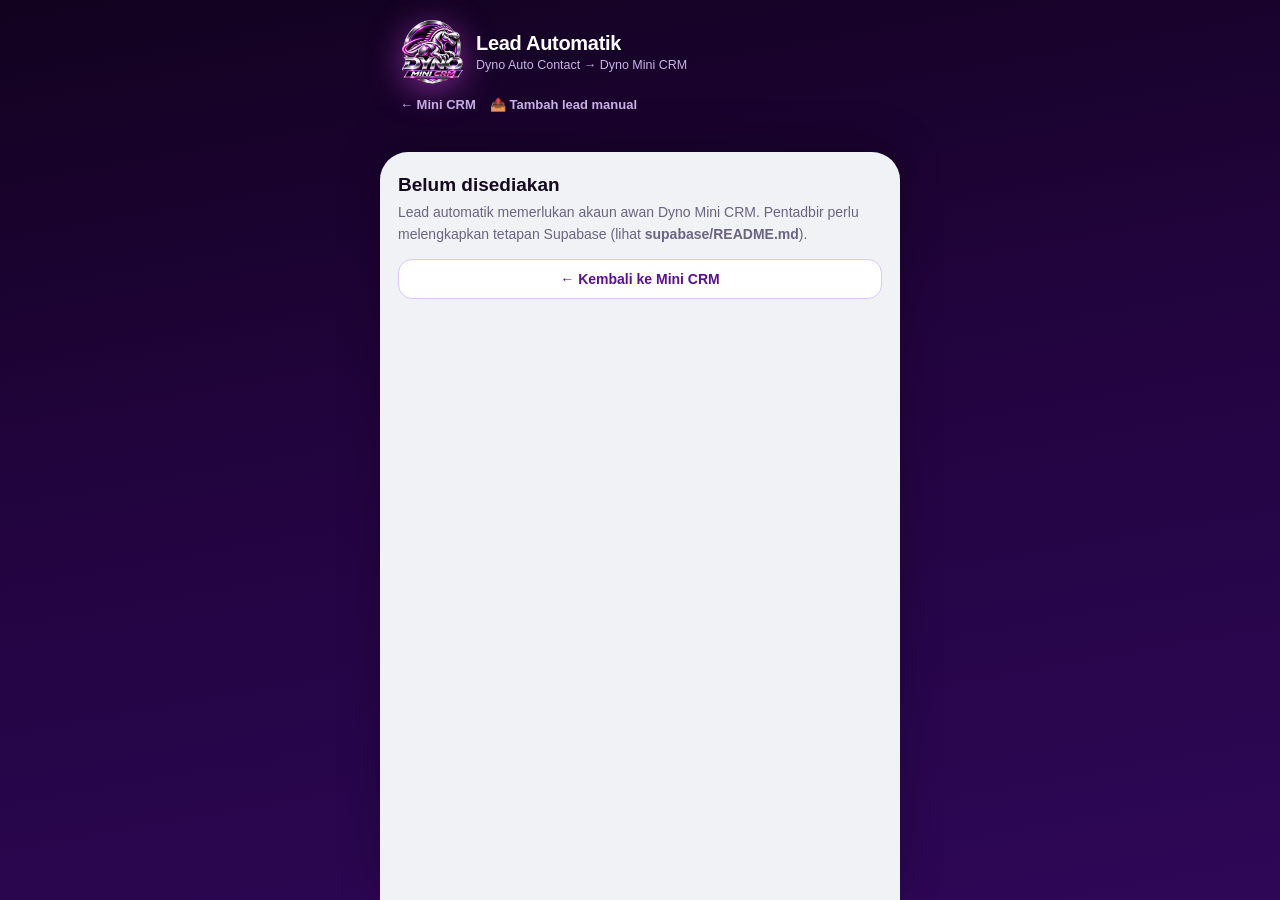
<file: docs/integrasi.html>
<!DOCTYPE html>
<html lang="ms">
<head>
<meta charset="UTF-8">
<meta name="viewport" content="width=device-width, initial-scale=1.0, viewport-fit=cover">
<title>Lead Automatik — Dyno Mini CRM</title>
<meta name="description" content="Sambung WhatsApp Business Platform dan Meta Lead Ads supaya lead baharu masuk terus ke Dyno Mini CRM.">
<meta name="theme-color" content="#2A0550">
<meta name="robots" content="noindex">
<link rel="manifest" href="manifest-crm.webmanifest">
<link rel="icon" href="icons/crm-favicon-32.png" sizes="32x32">
<link rel="apple-touch-icon" href="icons/crm-apple-touch.png">
<meta name="apple-mobile-web-app-capable" content="yes">
<meta name="apple-mobile-web-app-title" content="Mini CRM">
<style>
  :root{
    --brand:#8B2FD6; --brand-dk:#5B1094; --deep:#2A0550; --ink:#14091f;
    --pink:#d63bd4; --pink-dk:#a3159f; --pink-bg:#fdeefc;
    --muted:#6b6480; --line:#eae7f0; --glow:rgba(139,47,214,.40);
    --ok:#1e8e4a; --warn:#b26a00; --bad:#c0392b; --wa:#128c4a; --meta:#1d5fd6;
  }
  *{box-sizing:border-box;-webkit-tap-highlight-color:transparent;margin:0;padding:0}
  [hidden]{display:none!important}
  html,body{min-height:100%}
  body{font-family:-apple-system,BlinkMacSystemFont,"Segoe UI",Roboto,sans-serif;
    background:linear-gradient(170deg,#12021f 0%,#22043f 46%,#2E0757 100%);
    background-attachment:fixed;color:var(--ink);display:flex;justify-content:center}
  .app{width:100%;max-width:520px;min-height:100vh;min-height:100dvh;display:flex;flex-direction:column}
  button,input,select,textarea{font-family:inherit}
  :focus-visible{outline:2px solid var(--pink);outline-offset:2px}
  header{padding:calc(env(safe-area-inset-top) + 20px) 20px 12px}
  .brand{display:flex;align-items:center;gap:12px}
  .logo{width:64px;height:64px;flex:none;filter:drop-shadow(0 6px 16px rgba(214,75,232,.5))}
  .logo img{width:100%;height:100%;display:block}
  .brand h1{color:#fff;font-size:20px;font-weight:800;letter-spacing:-.3px}
  .brand p{color:#c9b3e8;font-size:12.5px;margin-top:3px}
  .nav{display:flex;flex-wrap:wrap;gap:6px 14px;margin-top:13px}
  .nav a{color:#c9b3e8;font-size:13px;font-weight:700;text-decoration:none}
  .akaun{margin-top:10px;color:#a996c8;font-size:12px}
  .akaun button{background:none;border:none;color:#e5b8ff;font-weight:700;cursor:pointer;font-size:12px}
  .sheet{background:#f0f2f5;margin-top:18px;border-radius:28px 28px 0 0;flex:1;
    padding:22px 18px calc(env(safe-area-inset-bottom) + 26px);box-shadow:0 -10px 40px rgba(0,0,0,.25)}
  .panel{display:none}.panel.show{display:block}
  h2{font-size:19px;font-weight:800;margin-bottom:6px}
  h3{font-size:12px;text-transform:uppercase;letter-spacing:.5px;color:var(--muted);margin:22px 2px 9px;font-weight:800}
  .sub{font-size:14px;color:var(--muted);line-height:1.55;margin-bottom:14px}
  .btn{width:100%;border:none;border-radius:14px;padding:13px;font-size:15px;font-weight:700;color:#fff;
    background:linear-gradient(135deg,#c040d8,#7C22CE 55%,#5B1094);cursor:pointer;box-shadow:0 8px 20px var(--glow);
    display:flex;align-items:center;justify-content:center;gap:8px;text-decoration:none}
  .btn:disabled{opacity:.45;pointer-events:none;box-shadow:none}
  .btn.alt{background:#fff;color:#5B1094;box-shadow:none;border:1.5px solid #dcc6f5;font-size:14px;padding:11px}
  .btn.kecil{width:auto;padding:8px 12px;font-size:12.5px;border-radius:10px}
  .btn.bahaya{background:#fff;color:var(--bad);border:1.5px solid #f3c6c6;box-shadow:none}
  .linkbtn{background:none;border:none;color:var(--muted);font-size:13px;padding:11px;width:100%;cursor:pointer}
  .card{background:#fff;border-radius:16px;padding:14px;margin-bottom:12px;border:1px solid #e6e7ee;display:grid;gap:11px}
  .f>label{display:block;font-size:12.5px;font-weight:700;margin-bottom:6px}
  .f input,.f select{width:100%;border:1.5px solid var(--line);border-radius:11px;padding:10px 12px;font-size:16px;color:var(--ink);background:#fff}
  .f input:focus{outline:none;border-color:var(--pink);box-shadow:0 0 0 3px rgba(214,59,212,.14)}
  .hint{font-size:11.5px;margin-top:5px;line-height:1.45;color:var(--muted)}
  .err{font-size:12.5px;color:var(--bad);font-weight:700}
  .ok{font-size:12.5px;color:var(--ok);font-weight:700}
  details.sambung{background:#fff;border-radius:16px;border:1px solid #e6e7ee;margin-bottom:10px;overflow:hidden}
  details.sambung summary{list-style:none;cursor:pointer;padding:13px 14px;display:flex;gap:11px;align-items:center}
  details.sambung summary::-webkit-details-marker{display:none}
  details.sambung summary b{display:block;font-size:14.5px}
  details.sambung summary span span{display:block;font-size:12px;color:var(--muted);margin-top:1px}
  details.sambung summary i{margin-left:auto;font-style:normal;color:var(--muted);font-weight:900}
  details.sambung[open] summary i{transform:rotate(90deg)}
  details.sambung .isi{padding:0 14px 14px;display:grid;gap:11px}
  .ikon,details.sambung summary .ikon,.integ .atas .ikon{width:38px;height:38px;border-radius:11px;display:grid;place-items:center;font-size:19px;flex:none;margin:0;color:inherit}
  .i-wa{background:#e9f7ef}.i-meta{background:#e9f0fe}.i-api{background:#f4f5f8}.i-kongsi{background:var(--pink-bg)}
  .langkah{font-size:12.5px;line-height:1.6;color:#3b3550;background:#f8f7fb;border-radius:11px;padding:10px 12px}
  .langkah ol{margin-left:18px}
  .salin{display:flex;gap:6px;align-items:center}
  .salin code{flex:1;min-width:0;overflow:auto;white-space:nowrap;font-size:12px;background:#f4f5f8;border:1px solid var(--line);border-radius:9px;padding:9px 10px}
  .integ{background:#fff;border-radius:16px;border:1px solid #e6e7ee;margin-bottom:10px;padding:13px 14px;display:grid;gap:9px}
  .integ .atas{display:flex;gap:11px;align-items:center}
  .integ .atas .t{flex:1;min-width:0}
  .integ .atas b{display:block;font-size:14.5px;white-space:nowrap;overflow:hidden;text-overflow:ellipsis}
  .integ .atas .t span{display:block;font-size:12px;color:var(--muted)}
  .chip{flex:none;font-size:11px;font-weight:800;padding:3px 9px;border-radius:20px;border:1px solid currentColor;white-space:nowrap}
  .c-ok{color:var(--ok)} .c-warn{color:var(--warn)} .c-bad{color:var(--bad)} .c-mati{color:#8a8496}
  .stat3{display:grid;grid-template-columns:repeat(3,1fr);gap:6px;font-size:11.5px;color:var(--muted)}
  .stat3 b{display:block;color:var(--ink);font-size:13px}
  .ralatbox{font-size:12px;color:#7a1f16;background:#fff3f3;border:1px solid #f3c6c6;border-radius:10px;padding:8px 10px;word-break:break-word}
  .bar2{display:flex;gap:8px;align-items:center;flex-wrap:wrap}
  .togol{display:flex;gap:8px;align-items:center;font-size:13px;font-weight:700}
  .togol input{width:18px;height:18px;accent-color:var(--brand)}
  .log{background:#fff;border-radius:16px;border:1px solid #e6e7ee;overflow:hidden}
  .lrow{display:flex;gap:10px;align-items:center;padding:10px 13px;border-bottom:1px solid var(--line);font-size:13px}
  .lrow:last-child{border-bottom:none}
  .lrow .t{flex:1;min-width:0}
  .lrow .t b{display:block;white-space:nowrap;overflow:hidden;text-overflow:ellipsis}
  .lrow .t span{display:block;font-size:11.5px;color:var(--muted);white-space:nowrap;overflow:hidden;text-overflow:ellipsis}
  .empty{padding:20px;text-align:center;color:var(--muted);font-size:13.5px;background:#fff;border-radius:14px}
  .kunci{font-size:13px;background:#fff8ea;border:1px solid #f1d6a4;border-radius:11px;padding:10px 12px;color:#7a4a00;display:grid;gap:8px}
  .card,.integ,details.sambung .isi{grid-template-columns:minmax(0,1fr)}
  .card>*,.integ>*,details.sambung .isi>*{min-width:0}
  .integ .atas .chip{max-width:45%;overflow:hidden;text-overflow:ellipsis}
  .toast{position:fixed;left:50%;transform:translateX(-50%);bottom:calc(env(safe-area-inset-bottom) + 18px);z-index:50;
    max-width:calc(100% - 32px);background:var(--deep);color:#fff;border-radius:13px;padding:12px 16px;font-size:13.5px;font-weight:700}
</style>
</head>
<body>
<div class="app">
  <header>
    <div class="brand">
      <div class="logo"><img src="icons/logo-mini-crm.webp" alt="Logo Dyno Mini CRM" width="64" height="64"></div>
      <div><h1>Lead Automatik</h1><p>Dyno Auto Contact → Dyno Mini CRM</p></div>
    </div>
    <div class="nav"><a href="crm.html">← Mini CRM</a><a href="kongsi.html">📤 Tambah lead manual</a></div>
    <div class="akaun" id="akaun"></div>
  </header>

  <div class="sheet">
    <section class="panel" id="pTiada">
      <h2>Belum disediakan</h2>
      <p class="sub">Lead automatik memerlukan akaun awan Dyno Mini CRM. Pentadbir perlu melengkapkan tetapan Supabase
        (lihat <b>supabase/README.md</b>).</p>
      <a class="btn alt" href="crm.html">← Kembali ke Mini CRM</a>
    </section>

    <section class="panel" id="pMasuk">
      <h2>Log masuk</h2>
      <p class="sub">Integrasi dan lead disimpan dalam akaun anda. Hanya anda boleh melihatnya.</p>
      <div id="loginBox"></div>
    </section>

    <section class="panel" id="pUtama">
      <p class="sub">Lead baharu dari sumber yang disambung masuk terus ke Mini CRM sebagai <b>New Lead</b> — tanpa perlu
        simpan kontak sendiri. Nombor yang sudah ada tidak diduakan; hanya hubungan terakhir dikemas kini.</p>

      <h3>Integrasi anda</h3>
      <div id="senaraiInteg"><div class="empty">Memuatkan…</div></div>

      <h3>Sambung sumber baharu</h3>

      <details class="sambung" open>
        <summary><span class="ikon i-kongsi">📱</span><span><b>Telefon Android — WhatsApp Business app</b><span>App Dyno Auto Contact membaca notifikasi WhatsApp Business (dengan izin anda)</span></span><i>›</i></summary>
        <div class="isi">
          <div class="langkah"><ol>
            <li>Pasang app <b>Dyno Auto Contact</b> (Android) pada telefon yang menerima chat WhatsApp Business.</li>
            <li>Cipta kod sambungan di bawah, kemudian tampal dalam app. Setiap telefon dapat kod sendiri — boleh diputuskan satu-satu.</li>
            <li>Dalam app, benarkan <b>akses notifikasi</b>. App hanya membaca notifikasi dari WhatsApp Business, dan hanya
              menghantar nombor atau username yang benar-benar dipaparkan. Jika notifikasi hanya ada nama, ia masuk ke
              <b>Lead belum disahkan</b> dalam Mini CRM.</li>
          </ol></div>
          <div class="f"><label for="anNama">Nama telefon</label><input id="anNama" maxlength="80" placeholder="cth. Telefon kaunter"></div>
          <button class="btn" type="button" id="anBtn">Cipta kod sambungan</button>
          <div id="anHasil"></div>
        </div>
      </details>

      <details class="sambung">
        <summary><span class="ikon i-wa">🟢</span><span><b>WhatsApp Business Platform</b><span>Cloud API rasmi — setiap mesej masuk jadi lead</span></span><i>›</i></summary>
        <div class="isi">
          <div class="langkah"><ol>
            <li>Nombor perniagaan anda mesti didaftarkan pada <b>WhatsApp Business Platform (Cloud API)</b> dan disambung
              ke app Meta Dyno. App WhatsApp Business biasa di telefon <b>tidak</b> mempunyai API untuk membaca mesej —
              untuk itu guna <a href="kongsi.html">Tambah lead manual</a>.</li>
            <li>Di Meta Business Suite → WhatsApp Manager, salin <b>Phone number ID</b>.</li>
            <li>Masukkan token akses (System User) yang boleh mengakses nombor itu. Token hanya digunakan sekali untuk
              membuktikan pemilikan dan <b>tidak disimpan</b>.</li>
          </ol></div>
          <div class="f"><label for="waId">Phone number ID</label><input id="waId" inputmode="numeric" autocomplete="off" placeholder="cth. 109876543210123"></div>
          <div class="f"><label for="waTok">Token akses</label><input id="waTok" type="password" autocomplete="off" placeholder="EAAG…"></div>
          <div class="f"><label for="waNama">Nama (pilihan)</label><input id="waNama" maxlength="80" placeholder="cth. WhatsApp Kedai"></div>
          <div id="waMsg"></div>
          <button class="btn" type="button" id="waBtn">Sambung WhatsApp</button>
          <div class="hint">URL webhook (ditetapkan sekali oleh pentadbir dalam app Meta Dyno):</div>
          <div class="salin"><code id="urlWa"></code><button class="btn alt kecil" type="button" data-salin="urlWa">Salin</button></div>
        </div>
      </details>

      <details class="sambung">
        <summary><span class="ikon i-meta">Ⓜ️</span><span><b>Meta Lead Ads</b><span>Borang Facebook &amp; Instagram — lead masuk serta-merta</span></span><i>›</i></summary>
        <div class="isi">
          <div class="langkah"><ol>
            <li>Dapatkan <b>Page ID</b> Facebook Page yang menjalankan iklan borang (Page → About / Page transparency).</li>
            <li>Dapatkan <b>Page access token</b> untuk app Meta Dyno dengan kebenaran <code>leads_retrieval</code>,
              <code>pages_manage_metadata</code>, <code>pages_show_list</code> dan <code>pages_read_engagement</code>.</li>
            <li>Kami sahkan token, langgan webhook <b>leadgen</b> untuk Page itu, dan simpan token dalam bentuk
              <b>tersulit</b> untuk mengambil butiran setiap lead.</li>
          </ol></div>
          <div class="f"><label for="mPage">Page ID</label><input id="mPage" inputmode="numeric" autocomplete="off" placeholder="cth. 445566778899"></div>
          <div class="f"><label for="mTok">Page access token</label><input id="mTok" type="password" autocomplete="off" placeholder="EAAG…"></div>
          <div id="mMsg"></div>
          <button class="btn" type="button" id="mBtn">Sambung Page</button>
          <div class="hint">URL webhook Page (ditetapkan sekali oleh pentadbir dalam app Meta Dyno):</div>
          <div class="salin"><code id="urlMeta"></code><button class="btn alt kecil" type="button" data-salin="urlMeta">Salin</button></div>
        </div>
      </details>

      <details class="sambung">
        <summary><span class="ikon i-api">🔑</span><span><b>Kunci API</b><span>Zapier, Make atau sistem lain → POST /lead-capture</span></span><i>›</i></summary>
        <div class="isi">
          <div class="f"><label for="kNama">Nama kunci</label><input id="kNama" maxlength="80" placeholder="cth. Zapier"></div>
          <button class="btn" type="button" id="kBtn">Cipta kunci API</button>
          <div id="kHasil"></div>
          <div class="hint">Endpoint:</div>
          <div class="salin"><code id="urlApi"></code><button class="btn alt kecil" type="button" data-salin="urlApi">Salin</button></div>
          <div class="langkah" style="font-family:ui-monospace,Menlo,monospace;font-size:11.5px;white-space:pre-wrap;overflow:auto">POST /functions/v1/lead-capture
Authorization: Bearer dyno_…
{ "phone_number": "+60123456789",
  "contact_name": "Ahmad",
  "lead_source": "api",
  "first_message": "Nak tanya harga POS",
  "external_lead_id": "event-123" }</div>
        </div>
      </details>

      <a class="sambung" href="kongsi.html" style="display:flex;gap:11px;align-items:center;background:#fff;border-radius:16px;border:1px solid #e6e7ee;padding:13px 14px;text-decoration:none;color:inherit;margin-bottom:10px">
        <span class="ikon i-kongsi">📤</span><span><b style="display:block;font-size:14.5px">Kongsi / tambah manual</b>
        <span style="display:block;font-size:12px;color:var(--muted)">Untuk app WhatsApp Business biasa: kongsi kenalan atau tampal mesej</span></span>
      </a>

      <h3 style="display:flex;justify-content:space-between;align-items:center">Ralat yang belum selesai <button class="btn alt kecil" type="button" id="cubaBtn" hidden>Cuba semula</button></h3>
      <div id="senaraiRalat"><div class="empty">Memuatkan…</div></div>

      <h3>Lead terkini</h3>
      <div id="senaraiLog"><div class="empty">Memuatkan…</div></div>
      <p class="hint" style="margin-top:10px">Log lead disimpan mengikut tempoh retensi setiap integrasi (lalai 180 hari) dan
        kemudian dipadam secara automatik. Kenalan dalam CRM tidak terjejas.</p>
    </section>
  </div>
</div>
<div class="toast" id="toast" hidden></div>

<script src="config.js"></script>
<script src="awan.js"></script>
<script>
(function(){
  'use strict';
  var $ = function(id){ return document.getElementById(id); };
  var A = window.DynoAwan;
  var JENIS = { android:{ ikon:'📱', c:'i-kongsi', t:'Telefon Android (WhatsApp Business)' }, whatsapp:{ ikon:'🟢', c:'i-wa', t:'WhatsApp Business Platform' }, meta_lead_ads:{ ikon:'Ⓜ️', c:'i-meta', t:'Meta Lead Ads' }, api:{ ikon:'🔑', c:'i-api', t:'Kunci API' } };
  var SRC = { whatsapp:'WhatsApp', facebook_ads:'Facebook Ads', meta_lead_ads:'Meta Ads', auto_contact:'Auto Contact', manual:'Manual', import:'Import', api:'API' };
  var KEP = { dicipta:['Kenalan baharu','c-ok'], dikemas_kini:['Kenalan sedia ada','c-mati'], ditolak:['Ditolak','c-bad'],
              belum_disahkan:['Nama sahaja — perlu disahkan','c-warn'], disahkan_manual:['Disahkan manual','c-ok'], diabaikan:['Diabaikan','c-mati'] };
  var SEBAB = { nombor_tidak_sah:'Tiada nombor telefon yang sah' };

  function esc(t){ return String(t==null?'':t).replace(/&/g,'&amp;').replace(/</g,'&lt;').replace(/>/g,'&gt;').replace(/"/g,'&quot;'); }
  var toastT;
  function toast(m){ var t=$('toast'); t.textContent=m; t.hidden=false; clearTimeout(toastT); toastT=setTimeout(function(){ t.hidden=true; },3200); }
  function show(id){ ['pTiada','pMasuk','pUtama'].forEach(function(p){ $(p).classList.toggle('show', p===id); }); }
  function bila(iso){
    if(!iso) return '—';
    var d = new Date(iso), s = (Date.now() - d.getTime())/1000;
    if(s < 60) return 'baru tadi';
    if(s < 3600) return Math.floor(s/60) + ' min lalu';
    if(s < 86400) return Math.floor(s/3600) + ' jam lalu';
    return d.toLocaleDateString('ms-MY', { day:'numeric', month:'short' });
  }
  function papar(t){ var m = /^\+60(\d{2})(\d{3,4})(\d{4})$/.exec(t || ''); return m ? '0'+m[1]+'-'+m[2]+' '+m[3] : (t || '—'); }

  function mula(){
    if(!A.siap()){ show('pTiada'); return; }
    A.mula().then(function(u){ u ? masuk() : paparMasuk(); }, function(){ paparMasuk(); });
  }
  function paparMasuk(){ $('akaun').textContent=''; A.paparLogin($('loginBox'), masuk); show('pMasuk'); }
  function masuk(){
    var u = A.pengguna();
    $('akaun').innerHTML = '☁︎ ' + esc(u.email || '') + ' · <button type="button" id="keluar">Log keluar</button>';
    $('keluar').addEventListener('click', function(){ A.logKeluar().then(paparMasuk); });
    $('urlWa').textContent = A.urlFungsi('whatsapp-webhook');
    $('urlMeta').textContent = A.urlFungsi('meta-leads-webhook');
    $('urlApi').textContent = A.urlFungsi('lead-capture');
    show('pUtama'); segar();
  }
  function segar(){ muatInteg(); muatRalat(); muatLog(); }

  // ---------- Status integrasi ----------
  var integ = [];
  function kesihatan(i){
    if(!i.aktif) return ['Dimatikan','c-mati'];
    if(i.last_error_at && (!i.last_success_at || i.last_error_at > i.last_success_at)) return ['Ada ralat','c-bad'];
    if(!i.last_event_at) return ['Menunggu lead pertama','c-warn'];
    return ['Berfungsi','c-ok'];
  }
  function muatInteg(){
    A.senaraiIntegrasi().then(function(r){
      integ = r;
      if(!r.length){ $('senaraiInteg').innerHTML = '<div class="empty">Belum ada integrasi. Sambung sumber di bawah.</div>'; return; }
      $('senaraiInteg').innerHTML = r.map(function(i){
        var j = JENIS[i.jenis], k = kesihatan(i);
        var id = (i.jenis === 'api' || i.jenis === 'android') ? esc(i.kunci_awalan || '') + '…' : 'ID ' + esc(i.external_id);
        return '<div class="integ" data-id="'+i.id+'"><div class="atas"><span class="ikon '+j.c+'">'+j.ikon+'</span>'+
          '<div class="t"><b>'+esc(i.nama || j.t)+'</b><span>'+j.t+' · '+id+'</span></div><span class="chip '+k[1]+'">'+k[0]+'</span></div>'+
          '<div class="stat3"><div><b>'+i.jumlah_event+'</b>event diterima</div><div><b>'+bila(i.last_event_at)+'</b>event terakhir</div><div><b>'+bila(i.last_success_at)+'</b>berjaya terakhir</div></div>'+
          (i.last_error && k[0] === 'Ada ralat' ? '<div class="ralatbox">'+esc(i.last_error)+' · '+bila(i.last_error_at)+'</div>' : '')+
          '<div class="bar2"><label class="togol"><input type="checkbox" data-aktif'+(i.aktif?' checked':'')+'> Aktif</label>'+
          '<label class="togol" style="font-weight:600">Simpan log <select data-retensi style="border:1px solid var(--line);border-radius:8px;padding:4px">'+
            [30,90,180,365].map(function(d){ return '<option value="'+d+'"'+(i.retensi_hari===d?' selected':'')+'>'+d+' hari</option>'; }).join('')+
          '</select></label><button class="btn bahaya kecil" type="button" data-padam style="margin-left:auto">Putuskan</button></div></div>';
      }).join('');
    }, function(e){ $('senaraiInteg').innerHTML = '<div class="empty">'+esc(e.message)+'</div>'; });
  }
  $('senaraiInteg').addEventListener('change', function(e){
    var kad = e.target.closest('.integ'); if(!kad) return;
    var ubah = e.target.hasAttribute('data-aktif') ? { aktif: e.target.checked } : e.target.hasAttribute('data-retensi') ? { retensi_hari: +e.target.value } : null;
    if(ubah) A.kemasIntegrasi(kad.dataset.id, ubah).then(function(){ toast('Disimpan'); muatInteg(); }, function(err){ toast(err.message); muatInteg(); });
  });
  $('senaraiInteg').addEventListener('click', function(e){
    var b = e.target.closest('[data-padam]'); if(!b) return;
    if(b.dataset.sah !== '1'){ b.dataset.sah = '1'; b.textContent = 'Sahkan putus'; return; }
    A.padamIntegrasi(b.closest('.integ').dataset.id).then(function(){ toast('Integrasi diputuskan. Lead sedia ada kekal dalam CRM.'); segar(); }, function(err){ toast(err.message); });
  });

  // ---------- Sambung ----------
  function hantar(btn, msgEl, badan, berjaya){
    btn.disabled = true; var asal = btn.textContent; btn.textContent = 'Menyemak dengan Meta…';
    A.fungsi('integrasi', badan).then(function(r){
      msgEl.innerHTML = '<div class="ok">✓ ' + esc(berjaya(r)) + '</div>'; segar();
    }, function(e){ msgEl.innerHTML = '<div class="err">' + esc(e.message) + '</div>'; })
    .then(function(){ btn.disabled = false; btn.textContent = asal; });
  }
  $('waBtn').addEventListener('click', function(){
    var id = $('waId').value.replace(/\D/g,''), tok = $('waTok').value.trim();
    if(!id || tok.length < 20){ $('waMsg').innerHTML = '<div class="err">Isi Phone number ID dan token akses.</div>'; return; }
    hantar(this, $('waMsg'), { tindakan:'whatsapp', phone_number_id:id, access_token:tok, nama:$('waNama').value.trim() },
      function(r){ $('waTok').value=''; return 'Disambung: ' + r.nama; });
  });
  $('mBtn').addEventListener('click', function(){
    var id = $('mPage').value.replace(/\D/g,''), tok = $('mTok').value.trim();
    if(!id || tok.length < 20){ $('mMsg').innerHTML = '<div class="err">Isi Page ID dan Page access token.</div>'; return; }
    hantar(this, $('mMsg'), { tindakan:'meta_page', page_id:id, page_token:tok },
      function(r){ $('mTok').value=''; return 'Disambung: ' + r.nama + '. Lead borang baharu akan masuk ke CRM.'; });
  });
  $('anBtn').addEventListener('click', function(){
    var btn = this; btn.disabled = true;
    A.fungsi('integrasi', { tindakan:'peranti_android', nama:$('anNama').value.trim() || 'Telefon Android' }).then(function(r){
      $('anHasil').innerHTML = '<div class="kunci"><b>Tampal kod ini dalam app Dyno Auto Contact (Android). Ia tidak akan dipaparkan lagi.</b>'+
        '<div class="salin"><code id="kodAndroid">'+esc(r.kod)+'</code><button class="btn alt kecil" type="button" data-salin="kodAndroid">Salin</button></div></div>';
      segar();
    }, function(e){ $('anHasil').innerHTML = '<div class="err">'+esc(e.message)+'</div>'; }).then(function(){ btn.disabled = false; });
  });
  $('kBtn').addEventListener('click', function(){
    var btn = this; btn.disabled = true;
    A.fungsi('integrasi', { tindakan:'kunci_api', nama:$('kNama').value.trim() || 'Kunci API' }).then(function(r){
      $('kHasil').innerHTML = '<div class="kunci"><b>Simpan kunci ini sekarang — ia tidak akan dipaparkan lagi.</b>'+
        '<div class="salin"><code id="kunciBaru">'+esc(r.kunci)+'</code><button class="btn alt kecil" type="button" data-salin="kunciBaru">Salin</button></div></div>';
      segar();
    }, function(e){ $('kHasil').innerHTML = '<div class="err">'+esc(e.message)+'</div>'; }).then(function(){ btn.disabled = false; });
  });
  document.addEventListener('click', function(e){
    var b = e.target.closest('[data-salin]'); if(!b) return;
    var t = $(b.dataset.salin).textContent;
    (navigator.clipboard ? navigator.clipboard.writeText(t) : Promise.reject()).then(function(){ toast('Disalin'); }, function(){
      var r = document.createRange(); r.selectNodeContents($(b.dataset.salin)); var s = getSelection(); s.removeAllRanges(); s.addRange(r); toast('Tekan lama untuk salin');
    });
  });

  // ---------- Ralat & cuba semula ----------
  function muatRalat(){
    A.senaraiRalat().then(function(r){
      $('cubaBtn').hidden = !r.some(function(x){ return x.sumber_lead === 'meta_lead_ads'; });
      $('senaraiRalat').innerHTML = r.length ? '<div class="log">' + r.map(function(x){
        return '<div class="lrow"><div class="t"><b>'+esc(SRC[x.sumber_lead] || x.sumber_lead)+' · '+esc(x.external_event_id || '')+'</b>'+
          '<span>'+esc(x.ralat)+'</span><span>'+x.percubaan+' cubaan · '+bila(x.updated_at)+(x.sementara ? ' · akan dicuba semula' : '')+'</span></div>'+
          '<button class="btn alt kecil" type="button" data-abai="'+x.id+'">Abaikan</button></div>';
      }).join('') + '</div>' : '<div class="empty">Tiada ralat. 👍</div>';
    }, function(e){ $('senaraiRalat').innerHTML = '<div class="empty">'+esc(e.message)+'</div>'; });
  }
  $('senaraiRalat').addEventListener('click', function(e){
    var b = e.target.closest('[data-abai]'); if(!b) return;
    A.abaikanRalat(b.dataset.abai).then(muatRalat, function(err){ toast(err.message); });
  });
  $('cubaBtn').addEventListener('click', function(){
    var b = this; b.disabled = true; b.textContent = 'Mencuba…';
    A.fungsi('lead-retry', {}).then(function(r){ toast(r.berjaya + ' lead dipulihkan, ' + r.gagal + ' masih gagal'); segar(); },
      function(e){ toast(e.message); }).then(function(){ b.disabled = false; b.textContent = 'Cuba semula'; });
  });

  // ---------- Log lead ----------
  function muatLog(){
    A.senaraiLeadEvent(30).then(function(r){
      $('senaraiLog').innerHTML = r.length ? '<div class="log">' + r.map(function(x){
        var k = KEP[x.keputusan] || ['Diproses','c-mati'];
        return '<div class="lrow"><div class="t"><b>'+esc(x.nama || papar(x.telefon))+'</b>'+
          '<span>'+esc(SRC[x.sumber_lead] || x.sumber_lead)+' · '+esc(papar(x.telefon))+' · '+bila(x.diterima_at)+'</span>'+
          (x.mesej ? '<span>“'+esc(x.mesej)+'”</span>' : '')+
          (x.sebab ? '<span>'+esc(SEBAB[x.sebab] || x.sebab)+'</span>' : '')+'</div><span class="chip '+k[1]+'">'+k[0]+'</span></div>';
      }).join('') + '</div>' : '<div class="empty">Belum ada lead diterima.</div>';
    }, function(e){ $('senaraiLog').innerHTML = '<div class="empty">'+esc(e.message)+'</div>'; });
  }
  setInterval(function(){ if(document.visibilityState === 'visible' && $('pUtama').classList.contains('show')) segar(); }, 60000);

  mula();
})();
</script>
<script src="pasang.js" defer></script>
</body>
</html>
</file>
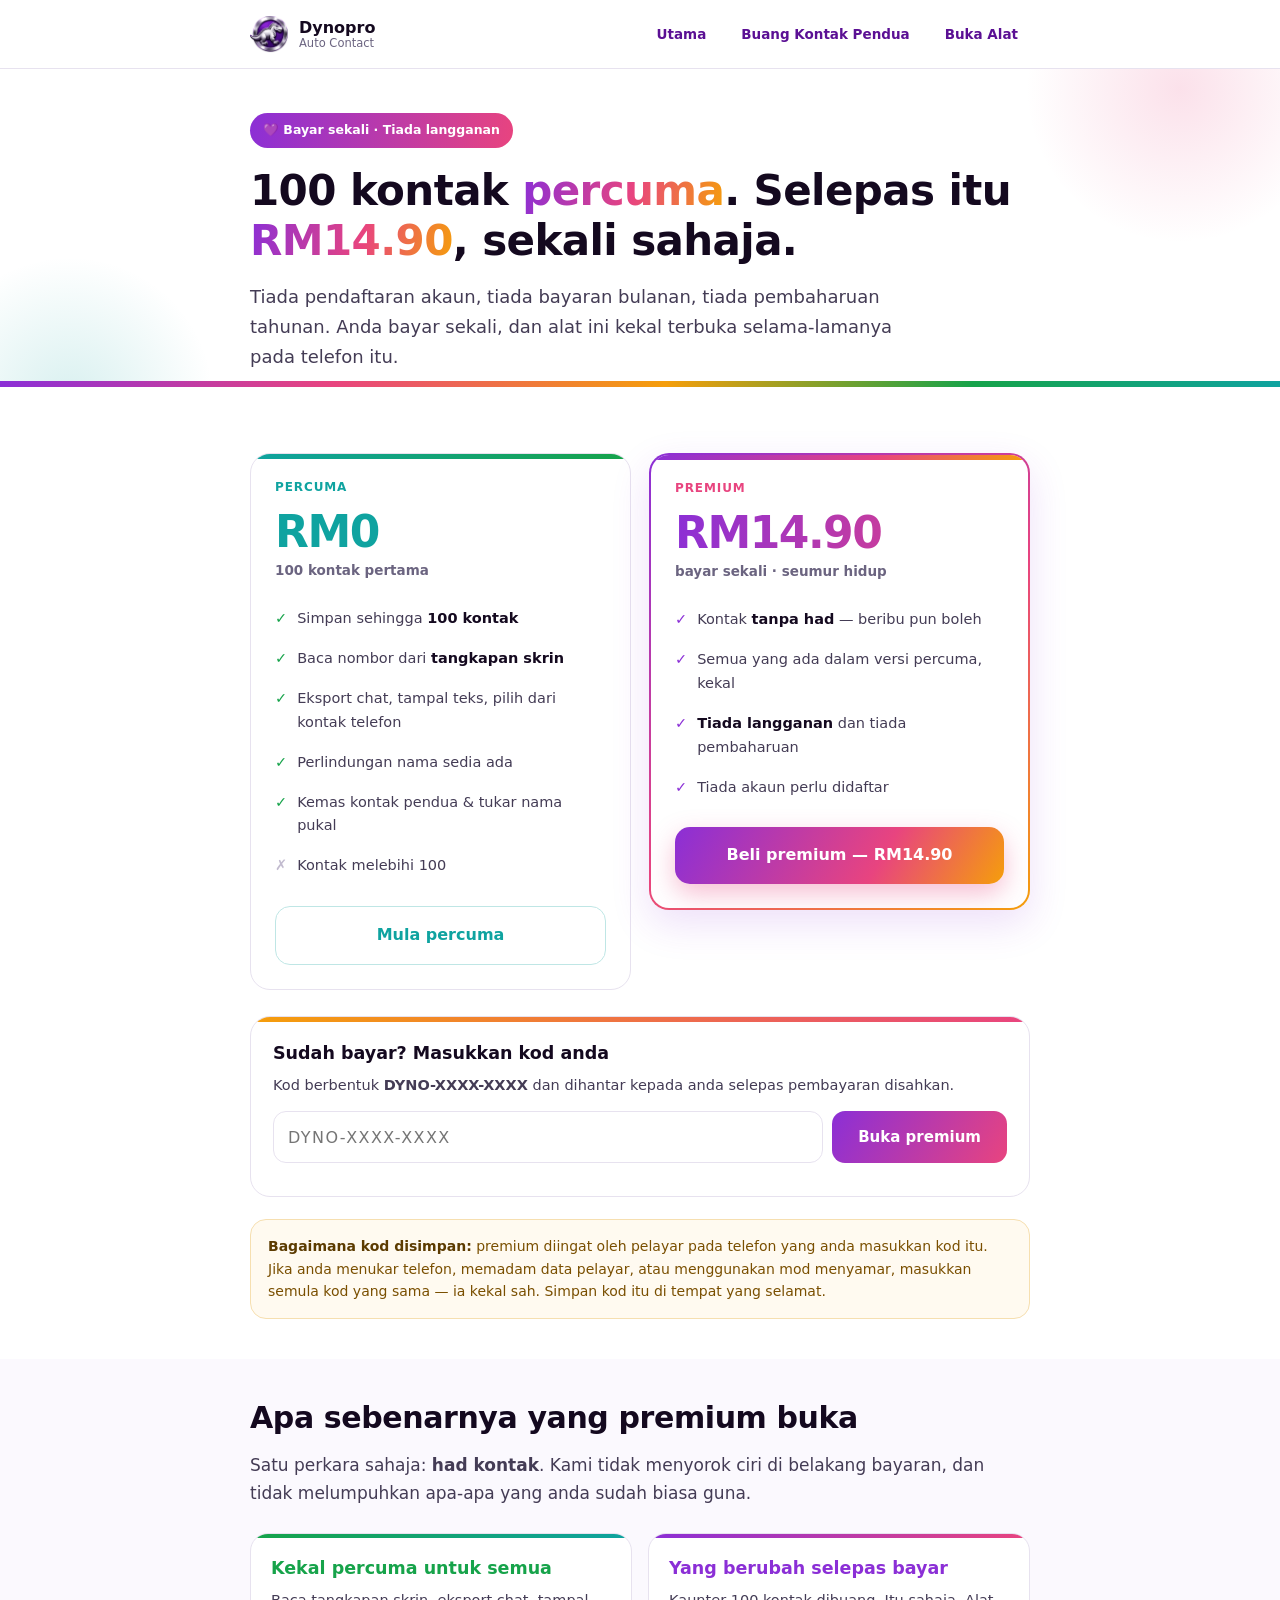
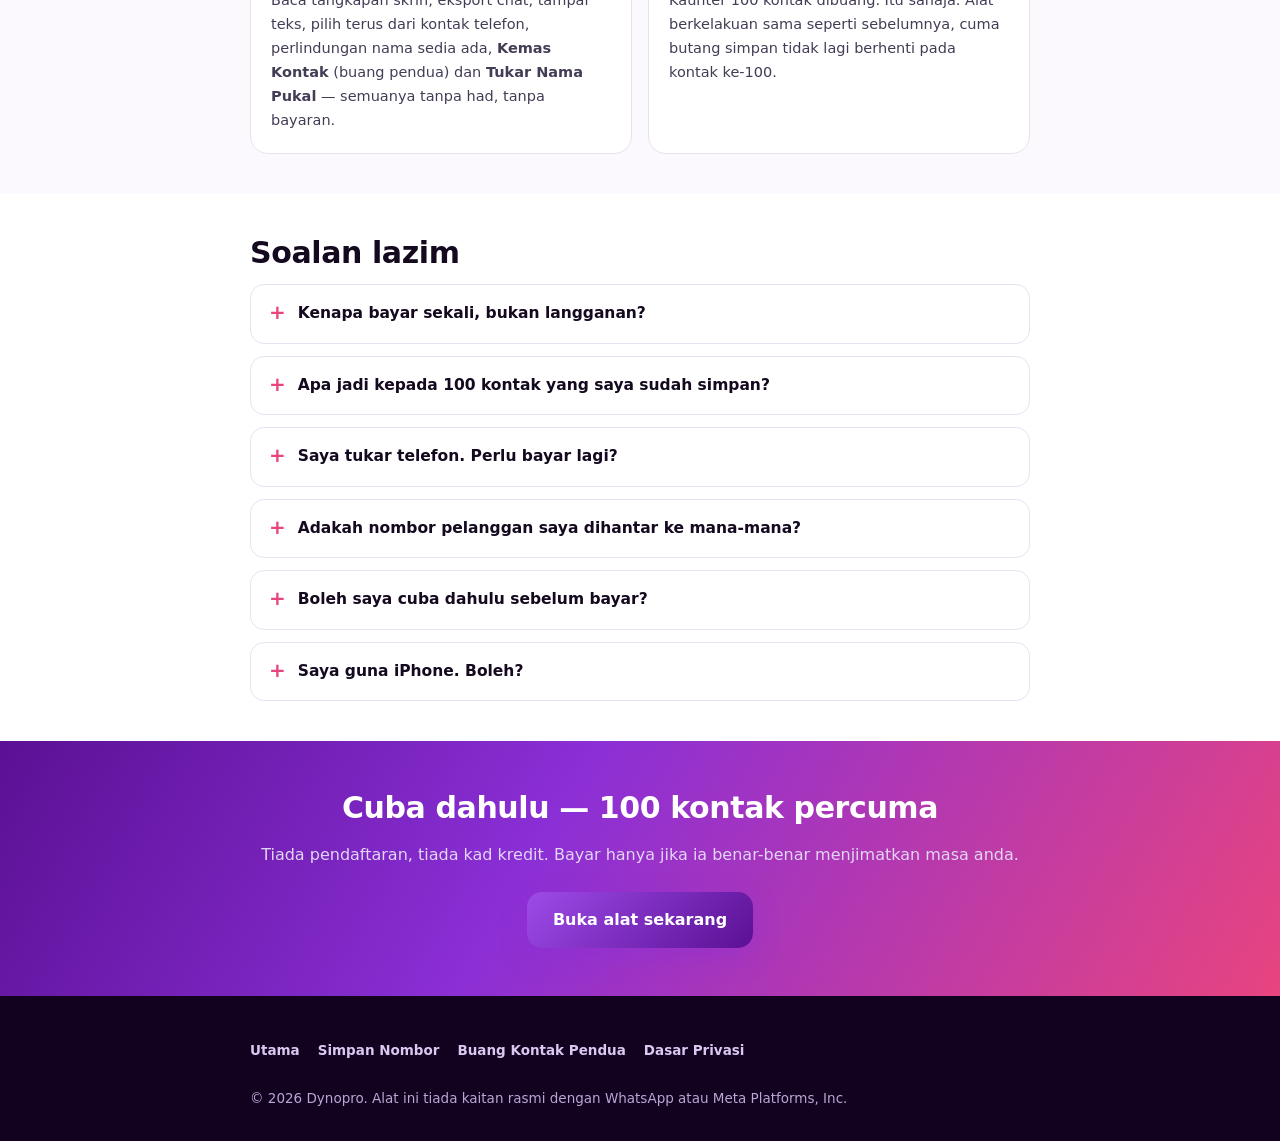
<file: docs/jual.html>
<!DOCTYPE html>
<html lang="ms">
<head>
<meta charset="UTF-8">
<meta name="viewport" content="width=device-width, initial-scale=1.0">

<title>Harga — 100 Kontak Percuma, Premium RM14.90 | Dynopro Auto Contact</title>
<meta name="description" content="100 kontak pertama percuma tanpa pendaftaran. Premium RM14.90 dibayar sekali sahaja membuka kontak tanpa had — tiada langganan, tiada pembaharuan.">
<link rel="canonical" href="https://minicrm.my/jual.html">

<meta name="theme-color" content="#ffffff">
<meta name="robots" content="index, follow, max-image-preview:large">
<link rel="alternate" hreflang="ms-MY" href="https://minicrm.my/jual.html">

<meta property="og:type" content="website">
<meta property="og:site_name" content="Dynopro Auto Contact">
<meta property="og:locale" content="ms_MY">
<meta property="og:url" content="https://minicrm.my/jual.html">
<meta property="og:title" content="Harga — 100 Kontak Percuma, Premium RM14.90">
<meta property="og:description" content="Bayar sekali RM14.90 untuk kontak tanpa had. Tiada langganan, tiada pembaharuan, tiada pendaftaran akaun.">
<meta property="og:image" content="https://minicrm.my/icons/og-simpan.png">
<meta property="og:image:width" content="1200">
<meta property="og:image:height" content="630">
<meta property="og:image:alt" content="Harga Dynopro Auto Contact — 100 kontak percuma, premium RM14.90">
<meta name="twitter:card" content="summary_large_image">
<meta name="twitter:title" content="Harga — 100 Kontak Percuma, Premium RM14.90">
<meta name="twitter:description" content="Bayar sekali RM14.90 untuk kontak tanpa had. Tiada langganan.">
<meta name="twitter:image" content="https://minicrm.my/icons/og-simpan.png">

<link rel="icon" href="icons/favicon-32.png" sizes="32x32">
<link rel="apple-touch-icon" href="icons/apple-touch-icon.png">
<link rel="manifest" href="manifest.webmanifest">
<link rel="stylesheet" href="seo.css">

<style>
  /* ── Halaman harga: latar putih, aksen warna-warni ──
     Halaman lain menggunakan hero ungu gelap. Di sini kami mahu nada yang
     lebih terbuka dan mesra, kerana inilah halaman tempat orang membuat
     keputusan membelanjakan wang. */
  :root{
    --c1:#8B2FD6;   /* ungu jenama */
    --c2:#E8447F;   /* merah jambu */
    --c3:#0FA3A0;   /* biru kehijauan */
    --c4:#F59E0B;   /* kuning kekuningan */
    --c5:#16A34A;   /* hijau */
  }
  body{background:#fff}

  /* Bar navigasi cerah, bukan hitam */
  .nav{background:#fff;border-bottom:1px solid var(--line);padding:12px 0}
  .nav .nm{color:var(--ink)}
  .nav .nm span{color:var(--muted)}
  .nav a.lnk{color:var(--brand-dk)}
  .nav a.lnk:hover{background:#f4ecfd}

  /* Hero putih dengan tajuk berwarna */
  .hero{background:#fff;color:var(--ink);padding:44px 0 10px;position:relative;overflow:hidden}
  .hero::before{content:"";position:absolute;inset:-140px -60px auto auto;
    width:320px;height:320px;border-radius:50%;pointer-events:none;
    background:radial-gradient(circle,rgba(232,68,127,.16),rgba(139,47,214,0) 68%)}
  .hero::after{content:"";position:absolute;inset:auto auto -170px -80px;
    width:300px;height:300px;border-radius:50%;pointer-events:none;
    background:radial-gradient(circle,rgba(15,163,160,.16),rgba(15,163,160,0) 68%)}
  .hero .wrap{position:relative}
  .hero h1{color:var(--ink)}
  .hero h1 em{font-style:normal;
    background:linear-gradient(100deg,var(--c1),var(--c2) 55%,var(--c4));
    -webkit-background-clip:text;background-clip:text;color:transparent}
  .hero .lead{color:var(--ink-2)}
  .pill{color:#fff;background:linear-gradient(100deg,var(--c1),var(--c2));font-weight:700}

  /* Jalur warna nipis di bawah hero — pengganti hero gelap */
  .rainbow{height:6px;
    background:linear-gradient(90deg,var(--c1),var(--c2) 26%,var(--c4) 52%,var(--c5) 76%,var(--c3))}

  section{padding:40px 0}
  section.soft{background:#fbf9fe}

  /* Kad harga */
  .plans{display:grid;gap:18px;margin-top:26px}
  @media(min-width:660px){.plans{grid-template-columns:1fr 1fr;align-items:start}}
  .plan{background:#fff;border:1px solid var(--line);border-radius:20px;padding:24px;
        position:relative;overflow:hidden}
  .plan::before{content:"";position:absolute;top:0;left:0;right:0;height:5px}
  .plan.free::before{background:linear-gradient(90deg,var(--c3),var(--c5))}
  .plan.pro::before{background:linear-gradient(90deg,var(--c1),var(--c2) 60%,var(--c4))}
  .plan.pro{border:2px solid transparent;
    background:
      linear-gradient(#fff,#fff) padding-box,
      linear-gradient(140deg,var(--c1),var(--c2) 55%,var(--c4)) border-box;
    box-shadow:0 14px 38px rgba(139,47,214,.15)}
  .plan .lbl{font-size:12px;text-transform:uppercase;letter-spacing:.9px;font-weight:800}
  .plan.free .lbl{color:var(--c3)}
  .plan.pro .lbl{color:var(--c2)}
  .plan .amt{font-size:44px;font-weight:900;letter-spacing:-1.5px;margin-top:10px;line-height:1.1}
  .plan.free .amt{color:var(--c3)}
  .plan.pro .amt{background:linear-gradient(100deg,var(--c1),var(--c2));
    -webkit-background-clip:text;background-clip:text;color:transparent}
  .plan .per{font-size:13.5px;color:var(--muted);font-weight:700;margin-top:2px}
  .plan ul{list-style:none;margin-top:18px}
  .plan li{font-size:14.5px;color:var(--ink-2);padding:8px 0;display:flex;gap:10px;align-items:flex-start}
  .plan li b{color:var(--ink)}
  .tik{flex:none;font-weight:900}
  .plan.free .tik{color:var(--c5)}
  .plan.pro  .tik{color:var(--c1)}
  /* Kekhususan mesti melebihi `.plan.free .tik` di atas, jika tidak
     tanda silang mewarisi hijau dan kelihatan seperti ciri yang ada. */
  .plan .tik.off{color:#c2bbcf}
  .plan .btn{width:100%;margin-top:20px}
  .btn.warna{background:linear-gradient(120deg,var(--c1),var(--c2) 62%,var(--c4));
             box-shadow:0 10px 26px rgba(232,68,127,.34)}
  .btn.tepi{background:#fff;color:var(--c3);border:1.5px solid #bfe6e5;box-shadow:none}
  .btn.tepi:hover{background:#f0fbfa;filter:none}

  /* Kotak kod */
  .kodbox{background:#fff;border:1px solid var(--line);border-radius:20px;
          padding:22px;margin-top:26px;position:relative;overflow:hidden}
  .kodbox::before{content:"";position:absolute;top:0;left:0;right:0;height:5px;
    background:linear-gradient(90deg,var(--c4),var(--c2))}
  .kodrow{display:flex;gap:9px;margin-top:14px;flex-wrap:wrap}
  .kodrow input{flex:1;min-width:190px;border:1.5px solid var(--line);border-radius:13px;
    padding:14px;font-size:16px;font-family:inherit;text-transform:uppercase;
    letter-spacing:1.4px;color:var(--ink);background:#fff}
  .kodrow input:focus{outline:none;border-color:var(--c2);
    box-shadow:0 0 0 3px rgba(232,68,127,.16)}
  .kodrow button{flex:none;min-height:52px;border:none;border-radius:13px;padding:14px 26px;
    background:linear-gradient(120deg,var(--c1),var(--c2));color:#fff;font-size:15px;
    font-weight:800;cursor:pointer;font-family:inherit}
  .kodmsg{font-size:13.5px;margin-top:11px;line-height:1.5;color:var(--muted)}
  .kodmsg.bad{color:#c0392b;font-weight:700}
  .kodmsg.good{color:var(--c5);font-weight:700}

  /* Status semasa pengguna */
  .status{display:none;align-items:center;gap:13px;background:#fff;
          border:1px solid var(--line);border-radius:15px;padding:15px 18px;margin-top:22px}
  .status.show{display:flex}
  .status .bar{flex:1;height:9px;background:#eee9f4;border-radius:6px;overflow:hidden;min-width:90px}
  .status .bar i{display:block;height:100%;width:0;
    background:linear-gradient(90deg,var(--c3),var(--c4) 55%,var(--c2))}
  .status .t{font-size:13.5px;font-weight:700;color:var(--ink);white-space:nowrap}
  .status.pro{border-color:#e9c9f5;background:#fdf6ff}

  /* Kotak ciri berwarna */
  .box{border-radius:18px;position:relative;overflow:hidden}
  .box::before{content:"";position:absolute;top:0;left:0;right:0;height:4px}
  .box.hijau::before{background:linear-gradient(90deg,var(--c5),var(--c3))}
  .box.ungu::before{background:linear-gradient(90deg,var(--c1),var(--c2))}
  .box.hijau h3{color:var(--c5)}
  .box.ungu h3{color:var(--c1)}

  details.faq summary::before{color:var(--c2)}

  .note{background:#fffaf0;border:1px solid #f6dfb0;border-radius:16px;
        padding:15px 17px;margin-top:22px;font-size:14px;color:#7a4f00;line-height:1.6}
  .note b{color:#5c3b00}

  /* Jalur ajakan tetap berwarna — ia satu-satunya blok gelap di halaman ini */
  .strip{background:linear-gradient(120deg,#5B1094,#8B2FD6 42%,#E8447F)}
</style>

<script type="application/ld+json">
{
  "@context": "https://schema.org",
  "@type": "Product",
  "name": "Dynopro Auto Contact — Premium",
  "url": "https://minicrm.my/jual.html",
  "image": "https://minicrm.my/icons/og-simpan.png",
  "description": "Membuka had kontak dalam Dynopro Auto Contact. 100 kontak pertama percuma; premium dibayar sekali sahaja untuk kontak tanpa had.",
  "brand": { "@type": "Brand", "name": "Dynopro" },
  "offers": {
    "@type": "Offer",
    "price": "14.90",
    "priceCurrency": "MYR",
    "availability": "https://schema.org/InStock",
    "url": "https://minicrm.my/jual.html",
    "description": "Bayaran sekali seumur hidup. Tiada langganan dan tiada pembaharuan."
  }
}
</script>
</head>
<body>

<nav class="nav">
  <div class="wrap">
    <img src="icons/logo-mark.png" alt="Logo Dynopro" width="38" height="38">
    <div class="nm">Dynopro<span>Auto Contact</span></div>
    <div class="sp"></div>
    <a class="lnk" href="index.html">Utama</a>
    <a class="lnk" href="buang-kontak-pendua.html">Buang Kontak Pendua</a>
    <a class="lnk" href="simpan.html">Buka Alat</a>
  </div>
</nav>

<header class="hero">
  <div class="wrap">
    <span class="pill">💜 Bayar sekali · Tiada langganan</span>
    <h1>100 kontak <em>percuma</em>. Selepas itu <em>RM14.90</em>, sekali sahaja.</h1>
    <p class="lead">
      Tiada pendaftaran akaun, tiada bayaran bulanan, tiada pembaharuan tahunan.
      Anda bayar sekali, dan alat ini kekal terbuka selama-lamanya pada telefon itu.
    </p>
  </div>
</header>
<div class="rainbow"></div>

<section>
  <div class="wrap">

    <!-- Status pengguna semasa; dipapar hanya jika mereka sudah mula guna -->
    <div class="status" id="status">
      <div class="bar"><i id="bar"></i></div>
      <div class="t" id="statusT"></div>
    </div>

    <div class="plans">

      <div class="plan free">
        <div class="lbl">Percuma</div>
        <div class="amt">RM0</div>
        <div class="per">100 kontak pertama</div>
        <ul>
          <li><span class="tik">✓</span><span>Simpan sehingga <b>100 kontak</b></span></li>
          <li><span class="tik">✓</span><span>Baca nombor dari <b>tangkapan skrin</b></span></li>
          <li><span class="tik">✓</span><span>Eksport chat, tampal teks, pilih dari kontak telefon</span></li>
          <li><span class="tik">✓</span><span>Perlindungan nama sedia ada</span></li>
          <li><span class="tik">✓</span><span>Kemas kontak pendua &amp; tukar nama pukal</span></li>
          <li><span class="tik off">✗</span><span>Kontak melebihi 100</span></li>
        </ul>
        <a class="btn tepi" href="simpan.html">Mula percuma</a>
      </div>

      <div class="plan pro">
        <div class="lbl">Premium</div>
        <div class="amt">RM14.90</div>
        <div class="per">bayar sekali · seumur hidup</div>
        <ul>
          <li><span class="tik">✓</span><span>Kontak <b>tanpa had</b> — beribu pun boleh</span></li>
          <li><span class="tik">✓</span><span>Semua yang ada dalam versi percuma, kekal</span></li>
          <li><span class="tik">✓</span><span><b>Tiada langganan</b> dan tiada pembaharuan</span></li>
          <li><span class="tik">✓</span><span>Tiada akaun perlu didaftar</span></li>
        </ul>
        <a class="btn warna" id="beli" href="#" rel="noopener">Beli premium — RM14.90</a>
      </div>

    </div>

    <div class="kodbox">
      <h3>Sudah bayar? Masukkan kod anda</h3>
      <p style="margin-top:6px;font-size:14.5px">Kod berbentuk
        <b>DYNO-XXXX-XXXX</b> dan dihantar kepada anda selepas pembayaran disahkan.</p>
      <div class="kodrow">
        <input type="text" id="kod" placeholder="DYNO-XXXX-XXXX" autocomplete="off"
               spellcheck="false" maxlength="16" aria-label="Kod premium">
        <button id="kodBtn">Buka premium</button>
      </div>
      <div class="kodmsg" id="kodMsg"></div>
    </div>

    <!-- Nota ini wujud kerana kunci lesen berjalan dalam pelayar pengguna.
         Menjanjikan lebih daripada apa yang kod ini benar-benar buat akan
         menjadi masalah pada hari pertama seseorang menyedarinya. -->
    <div class="note">
      <b>Bagaimana kod disimpan:</b> premium diingat oleh pelayar pada telefon
      yang anda masukkan kod itu. Jika anda menukar telefon, memadam data pelayar,
      atau menggunakan mod menyamar, masukkan semula kod yang sama — ia kekal sah.
      Simpan kod itu di tempat yang selamat.
    </div>

  </div>
</section>

<section class="soft">
  <div class="wrap">
    <h2>Apa sebenarnya yang premium buka</h2>
    <p class="big">Satu perkara sahaja: <b>had kontak</b>. Kami tidak menyorok ciri
      di belakang bayaran, dan tidak melumpuhkan apa-apa yang anda sudah biasa guna.</p>

    <div class="grid two">
      <div class="box hijau">
        <h3>Kekal percuma untuk semua</h3>
        <p>Baca tangkapan skrin, eksport chat, tampal teks, pilih terus dari kontak
          telefon, perlindungan nama sedia ada, <b>Kemas Kontak</b> (buang pendua)
          dan <b>Tukar Nama Pukal</b> — semuanya tanpa had, tanpa bayaran.</p>
      </div>
      <div class="box ungu">
        <h3>Yang berubah selepas bayar</h3>
        <p>Kaunter 100 kontak dibuang. Itu sahaja. Alat berkelakuan sama seperti
          sebelumnya, cuma butang simpan tidak lagi berhenti pada kontak ke-100.</p>
      </div>
    </div>
  </div>
</section>

<section>
  <div class="wrap">
    <h2>Soalan lazim</h2>

    <details class="faq">
      <summary>Kenapa bayar sekali, bukan langganan?</summary>
      <div class="a">Alat ini berjalan sepenuhnya dalam telefon anda dan kami tiada
        pelayan yang perlu dibayar setiap bulan. Mengenakan bayaran bulanan untuk
        sesuatu yang tidak menelan kos berulang tidak masuk akal, jadi kami tidak
        buat begitu.</div>
    </details>

    <details class="faq">
      <summary>Apa jadi kepada 100 kontak yang saya sudah simpan?</summary>
      <div class="a">Kekal seperti biasa. Kontak itu sudah berada dalam telefon anda —
        alat ini cuma menyediakan failnya. Premium menyambung dari tempat anda
        berhenti, bukan bermula semula.</div>
    </details>

    <details class="faq">
      <summary>Saya tukar telefon. Perlu bayar lagi?</summary>
      <div class="a">Tidak. Masukkan kod yang sama pada telefon baharu. Kod itu tidak
        luput dan tidak terikat pada satu peranti. Sebab itu kami minta anda
        menyimpannya.</div>
    </details>

    <details class="faq">
      <summary>Adakah nombor pelanggan saya dihantar ke mana-mana?</summary>
      <div class="a">Tidak pernah. Semua pemprosesan — termasuk membaca tangkapan
        skrin — berlaku dalam pelayar telefon anda. Kami tiada pelayan yang menerima
        nombor anda. Baca <a href="privacy-policy.html">Dasar Privasi</a>.</div>
    </details>

    <details class="faq">
      <summary>Boleh saya cuba dahulu sebelum bayar?</summary>
      <div class="a">Itulah tujuan 100 kontak percuma — cukup untuk mencuba dengan
        pelanggan sebenar, bukan sekadar demo. Kalau ia tidak sesuai untuk perniagaan
        anda, anda tidak perlu bayar apa-apa.</div>
    </details>

    <details class="faq">
      <summary>Saya guna iPhone. Boleh?</summary>
      <div class="a">Alat ini berjalan pada iPhone dan pembacaan nombor berfungsi,
        tetapi langkah terakhir — menyimpan fail kontak ke dalam telefon — masih
        belum lancar pada sesetengah iPhone. Kami belum menyokong iPhone secara
        rasmi. <b>Sila cuba versi percuma dahulu</b> dan pastikan ia berjaya sampai
        ke akhir sebelum anda membayar.</div>
    </details>
  </div>
</section>

<section class="strip">
  <div class="wrap">
    <h2>Cuba dahulu — 100 kontak percuma</h2>
    <p>Tiada pendaftaran, tiada kad kredit. Bayar hanya jika ia benar-benar
       menjimatkan masa anda.</p>
    <p style="margin-top:24px"><a class="btn" href="simpan.html">Buka alat sekarang</a></p>
  </div>
</section>

<footer>
  <div class="wrap">
    <div class="row">
      <a href="index.html">Utama</a>
      <a href="simpan.html">Simpan Nombor</a>
      <a href="buang-kontak-pendua.html">Buang Kontak Pendua</a>
      <a href="privacy-policy.html">Dasar Privasi</a>
    </div>
    <div>© 2026 Dynopro. Alat ini tiada kaitan rasmi dengan WhatsApp atau Meta
      Platforms, Inc.</div>
  </div>
</footer>

<script src="lesen.js"></script>
<script>
(function(){
  'use strict';
  var $ = function(id){ return document.getElementById(id); };
  var L = window.DynoLesen;

  function guna(){
    try { return JSON.parse(localStorage.getItem('dyno_nombor') || '[]').length; }
    catch(e){ return 0; }
  }

  // Butang beli: pautan pembayaran jika ada, jika tidak WhatsApp.
  $('beli').setAttribute('href', L.bayarUrl() || L.waLink());
  $('beli').setAttribute('target', '_blank');

  function papar(){
    var box = $('status'), n = guna();

    if(L.premium()){
      box.className = 'status show pro';
      $('bar').style.width = '100%';
      $('statusT').textContent = '✦ Premium aktif — kontak tanpa had';
      $('beli').textContent = 'Premium sudah aktif ✓';
      $('beli').removeAttribute('href');
      $('beli').style.opacity = '.55';
      $('beli').style.pointerEvents = 'none';
      return;
    }

    // Sembunyikan bar sepenuhnya bagi pelawat baharu — memaparkan "0 / 100"
    // kepada orang yang belum mula hanya menimbulkan persoalan yang tidak perlu.
    if(n === 0){ box.className = 'status'; return; }

    box.className = 'status show';
    $('bar').style.width = Math.min(100, Math.round(n / L.HAD * 100)) + '%';
    $('statusT').textContent = n >= L.HAD
      ? 'Had percuma tamat — ' + n + ' kontak digunakan'
      : n + ' / ' + L.HAD + ' kontak percuma digunakan';
  }

  $('kodBtn').addEventListener('click', function(){
    var m = $('kodMsg');
    if(L.pasangKod($('kod').value)){
      m.className = 'kodmsg good';
      m.textContent = '✓ Premium dibuka pada telefon ini. Terima kasih!';
      papar();
    } else {
      m.className = 'kodmsg bad';
      m.textContent = 'Kod itu tidak sah. Semak semula ejaannya — bentuknya DYNO-XXXX-XXXX.';
    }
  });
  $('kod').addEventListener('keydown', function(e){
    if(e.key === 'Enter') $('kodBtn').click();
  });

  papar();
})();
</script>
<script src="pasang.js" defer></script>
</body>
</html>
</file>
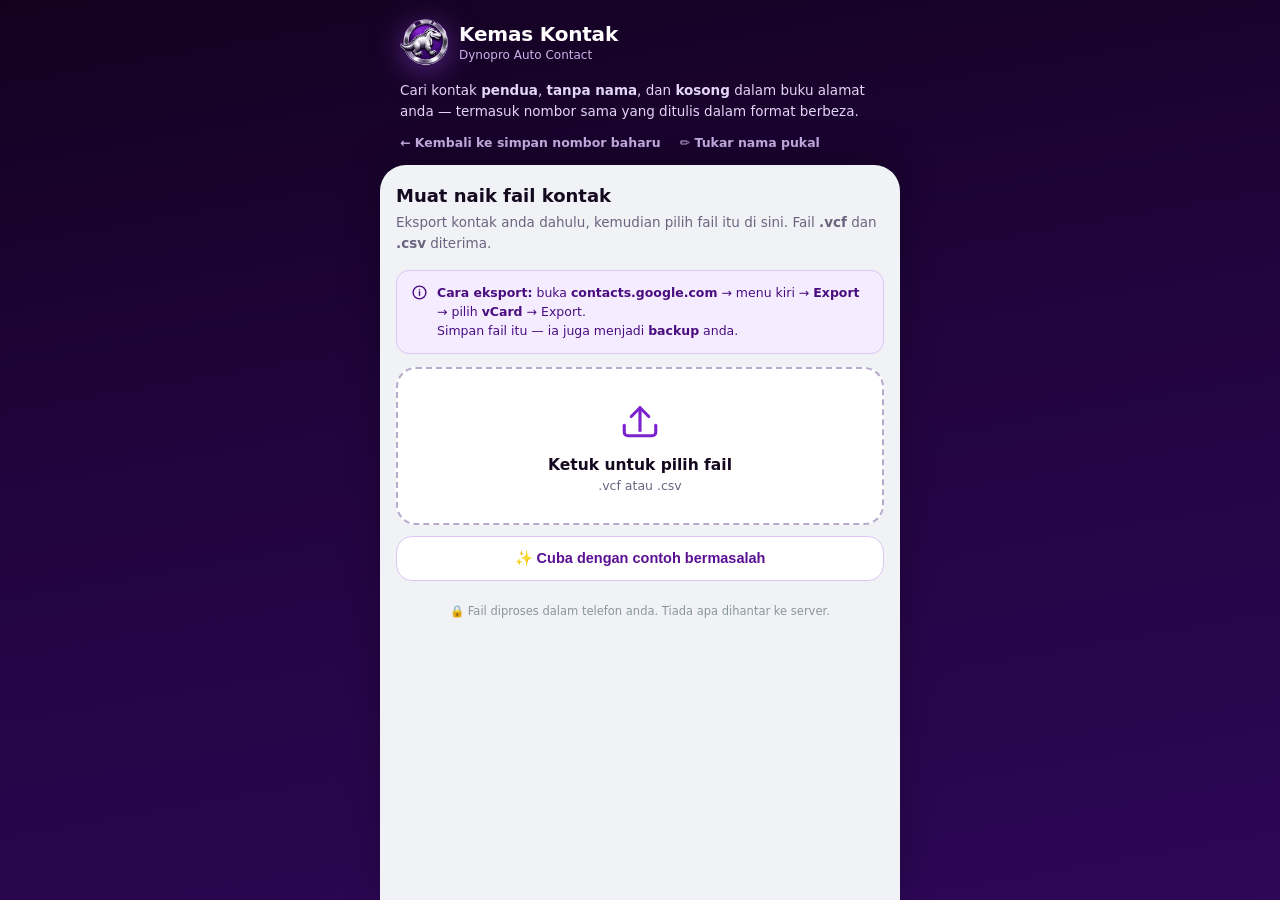
<file: docs/kemas.html>
<!DOCTYPE html>
<html lang="ms">
<head>
<meta charset="UTF-8">
<meta name="viewport" content="width=device-width, initial-scale=1.0, viewport-fit=cover">
<title>Kemas Kontak — Dynopro Auto Contact</title>
<meta name="description" content="Cari kontak pendua, kosong dan tanpa nama dalam buku alamat anda. Semua diproses dalam telefon anda.">
<link rel="canonical" href="https://minicrm.my/kemas.html">
<meta name="theme-color" content="#2A0550">

<meta property="og:type" content="website">
<meta property="og:site_name" content="Dynopro Auto Contact">
<meta property="og:locale" content="ms_MY">
<meta property="og:url" content="https://minicrm.my/kemas.html">
<meta property="og:title" content="Kemas Kontak — Buang Pendua dalam Buku Alamat">
<meta property="og:description" content="Kesan nombor sama walau ditulis dalam format berbeza, dan bersihkan kontak tanpa nama. Percuma.">
<meta property="og:image" content="https://minicrm.my/icons/og-pendua.png">
<meta property="og:image:width" content="1200">
<meta property="og:image:height" content="630">
<meta property="og:image:alt" content="Kemas kontak pendua dengan Dynopro Auto Contact">
<meta name="twitter:card" content="summary_large_image">
<meta name="twitter:title" content="Kemas Kontak — Buang Pendua dalam Buku Alamat">
<meta name="twitter:description" content="Kesan nombor sama walau format berbeza. Percuma dan selamat.">
<meta name="twitter:image" content="https://minicrm.my/icons/og-pendua.png">
<link rel="manifest" href="manifest.webmanifest">
<link rel="icon" href="icons/favicon-32.png" sizes="32x32">
<link rel="apple-touch-icon" href="icons/apple-touch-icon.png">
<meta name="apple-mobile-web-app-capable" content="yes">
<meta name="apple-mobile-web-app-title" content="Kemas Kontak">
<style>
  :root{
    --brand:#8B2FD6; --brand-dk:#5B1094; --deep:#2A0550; --ink:#14091f;
    --muted:#6b6480; --line:#eae7f0; --glow:rgba(139,47,214,.40);
    --page:#f0f2f5; --critical:#d03b3b; --good:#0ca30c; --warn:#b26a00;
  }
  *{box-sizing:border-box;margin:0;padding:0;-webkit-tap-highlight-color:transparent}
  body{font-family:system-ui,-apple-system,"Segoe UI",sans-serif;
    background:linear-gradient(170deg,#12021f 0%,#22043f 46%,#2E0757 100%);
    background-attachment:fixed;color:var(--ink);display:flex;justify-content:center;min-height:100vh}
  .app{width:100%;max-width:520px;display:flex;flex-direction:column}

  header{padding:calc(env(safe-area-inset-top) + 18px) 20px 14px}
  .brand{display:flex;align-items:center;gap:11px}
  .brand img{width:48px;height:48px;filter:drop-shadow(0 5px 15px rgba(157,75,232,.5))}
  .brand h1{color:#fff;font-size:20px;font-weight:800;letter-spacing:-.2px}
  .brand p{color:#c9b3e8;font-size:12px;margin-top:2px}
  .intro{color:#e2d6f5;font-size:13.5px;margin-top:14px;line-height:1.55}
  .back{display:inline-flex;align-items:center;gap:6px;color:#c9b3e8;font-size:12.5px;
        text-decoration:none;margin-top:13px;font-weight:600}

  .sheet{background:var(--page);border-radius:26px 26px 0 0;flex:1;
    padding:20px 16px calc(env(safe-area-inset-bottom) + 30px);box-shadow:0 -10px 36px rgba(0,0,0,.26)}
  .panel{display:none;animation:rise .4s cubic-bezier(.2,.8,.2,1)}
  .panel.show{display:block}
  @keyframes rise{from{opacity:0;transform:translateY(12px)}to{opacity:1;transform:none}}

  .card{background:#fff;border-radius:18px;padding:17px;margin-bottom:13px}
  h2{font-size:18px;font-weight:800;margin-bottom:6px}
  .sub{font-size:13.5px;color:var(--muted);line-height:1.55;margin-bottom:16px}
  .card h3{font-size:12px;text-transform:uppercase;letter-spacing:.6px;color:var(--muted);
           font-weight:700;margin-bottom:12px}

  .drop{border:2px dashed #b9a9cc;border-radius:20px;background:#fff;padding:30px 18px;
        text-align:center;cursor:pointer;display:block;transition:.2s}
  .drop:active{transform:scale(.985)}
  .drop.hot{border-color:var(--brand);background:#f5edff}
  .drop b{display:block;margin-top:11px;font-size:15.5px}
  .drop span{display:block;margin-top:4px;font-size:12.5px;color:var(--muted)}

  .btn{width:100%;border:none;border-radius:16px;padding:16px;font-size:16px;font-weight:700;
    color:#fff;background:linear-gradient(135deg,#9D4BE8,#5B1094);cursor:pointer;
    box-shadow:0 9px 24px var(--glow);display:flex;align-items:center;justify-content:center;gap:9px}
  .btn:active{transform:translateY(2px)}
  .btn:disabled{opacity:.45;pointer-events:none;box-shadow:none}
  .btn.alt{background:#fff;color:var(--brand-dk);box-shadow:none;border:1.5px solid #dcc6f5;
    font-size:14.5px;padding:13px;margin-top:11px}
  .linkbtn{background:none;border:none;color:var(--muted);font-size:13px;padding:11px;width:100%;cursor:pointer}

  .tiles{display:grid;grid-template-columns:1fr 1fr;gap:10px;margin-bottom:13px}
  .tile{background:#fff;border-radius:15px;padding:14px 11px;text-align:center}
  .tile b{display:block;font-size:25px;font-weight:800;font-variant-numeric:tabular-nums;line-height:1.15}
  .tile span{font-size:11px;color:var(--muted);font-weight:700;text-transform:uppercase;letter-spacing:.3px}
  .tile.wide{grid-column:1 / -1}
  .tile.ok b{color:var(--good)} .tile.bad b{color:var(--critical)} .tile.warn b{color:var(--warn)}

  .grp{border:1px solid var(--line);border-radius:14px;margin-bottom:10px;overflow:hidden}
  .grp>summary{padding:12px 14px;cursor:pointer;list-style:none;display:flex;align-items:center;
    gap:10px;background:#faf7ff;font-size:13.5px;font-weight:700}
  .grp>summary::-webkit-details-marker{display:none}
  .grp>summary::before{content:"▸";color:var(--brand-dk);transition:.2s}
  .grp[open]>summary::before{transform:rotate(90deg)}
  .grp .body{padding:4px 14px 13px}
  .rowc{display:flex;gap:10px;padding:9px 0;border-bottom:1px solid var(--line);align-items:flex-start}
  .rowc:last-child{border-bottom:none}
  .rowc .tag{flex:none;font-size:10px;font-weight:800;padding:3px 7px;border-radius:6px;margin-top:2px}
  .tag.keep{background:#e6f6e6;color:#0a6b0a}
  .tag.drop{background:#f3f0f7;color:#6b6480}
  .rowc .nm{font-size:14px;font-weight:700;word-break:break-word}
  .rowc .dt{font-size:12.5px;color:var(--muted);font-variant-numeric:tabular-nums;margin-top:2px}

  .opt{display:flex;gap:11px;align-items:flex-start;padding:11px 0;border-bottom:1px solid var(--line)}
  .opt:last-child{border-bottom:none}
  .opt input{width:20px;height:20px;margin-top:1px;accent-color:var(--brand);flex:none}
  .opt label{font-size:14px;font-weight:600;cursor:pointer}
  .opt .d{font-size:12.5px;color:var(--muted);line-height:1.45;margin-top:2px}

  .note{border-radius:13px;padding:12px 14px;font-size:12.5px;line-height:1.55;margin-bottom:13px;
        display:flex;gap:9px;align-items:flex-start}
  .note svg{flex:none;margin-top:1px}
  .note.info{background:#f5edff;border:1px solid #dcc6f5;color:#4a0d80}
  .note.warn{background:#fff6e5;border:1px solid #f0dcb4;color:#7a4f00}
  .note.safe{background:#e9f7ea;border:1px solid #c2e6c4;color:#0a5c0a}

  ol.steps{margin:0;padding-left:20px;font-size:13.5px;line-height:1.85}
  ol.steps b{color:var(--brand-dk)}

  .spin{width:56px;height:56px;border:5px solid #e3d7f5;border-top-color:var(--brand);
        border-radius:50%;margin:22px auto 14px;animation:sp .9s linear infinite}
  @keyframes sp{to{transform:rotate(360deg)}}
  footer{text-align:center;font-size:11.5px;color:#8a969c;padding:6px 8px 0;line-height:1.55}
</style>
</head>
<body>
<div class="app">
  <header>
    <div class="brand">
      <img src="icons/logo-mark.png" alt="Logo Dynopro" width="48" height="48">
      <div><h1>Kemas Kontak</h1><p>Dynopro Auto Contact</p></div>
    </div>
    <div class="intro">
      Cari kontak <b>pendua</b>, <b>tanpa nama</b>, dan <b>kosong</b> dalam buku alamat anda —
      termasuk nombor sama yang ditulis dalam format berbeza.
    </div>
    <a class="back" href="simpan.html">← Kembali ke simpan nombor baharu</a>
    <a class="back" href="tukar-nama.html" style="margin-left:14px">✏️ Tukar nama pukal</a>
  </header>

  <div class="sheet">

    <!-- MUAT NAIK -->
    <section class="panel show" id="p0">
      <h2>Muat naik fail kontak</h2>
      <p class="sub">Eksport kontak anda dahulu, kemudian pilih fail itu di sini.
        Fail <b>.vcf</b> dan <b>.csv</b> diterima.</p>

      <div class="note info">
        <svg width="17" height="17" viewBox="0 0 24 24" fill="none" stroke="currentColor" stroke-width="2" stroke-linecap="round"><circle cx="12" cy="12" r="9"/><path d="M12 11v5M12 8h.01"/></svg>
        <div><b>Cara eksport:</b> buka <b>contacts.google.com</b> → menu kiri →
          <b>Export</b> → pilih <b>vCard</b> → Export.<br>
          Simpan fail itu — ia juga menjadi <b>backup</b> anda.</div>
      </div>

      <label class="drop" id="drop">
        <svg width="42" height="42" viewBox="0 0 24 24" fill="none" stroke="#7C22CE" stroke-width="1.8" stroke-linecap="round" stroke-linejoin="round"><path d="M21 15v4a2 2 0 01-2 2H5a2 2 0 01-2-2v-4"/><path d="M7 10l5-5 5 5"/><path d="M12 5v13"/></svg>
        <b>Ketuk untuk pilih fail</b>
        <span>.vcf atau .csv</span>
        <input type="file" id="file" accept=".vcf,.csv,text/vcard,text/csv" hidden>
      </label>

      <button class="btn alt" id="demo">✨ Cuba dengan contoh bermasalah</button>
      <footer style="margin-top:16px">🔒 Fail diproses dalam telefon anda. Tiada apa dihantar ke server.</footer>
    </section>

    <!-- MEMPROSES -->
    <section class="panel" id="p1">
      <div style="text-align:center;padding:30px 0">
        <div class="spin"></div>
        <h2>Menganalisis…</h2>
        <p class="sub" id="progress" style="margin-top:6px">Membaca fail</p>
      </div>
    </section>

    <!-- KEPUTUSAN -->
    <section class="panel" id="p2">
      <h2>Keadaan buku alamat anda</h2>
      <p class="sub" id="verdict"></p>

      <div class="tiles">
        <div class="tile wide"><b id="tTotal">0</b><span>Jumlah kontak</span></div>
        <div class="tile bad"><b id="tDup">0</b><span>Pendua boleh dibuang</span></div>
        <div class="tile warn"><b id="tNoName">0</b><span>Tiada nama</span></div>
        <div class="tile warn"><b id="tNoPhone">0</b><span>Tiada nombor</span></div>
        <div class="tile bad"><b id="tEmpty">0</b><span>Kosong sepenuhnya</span></div>
      </div>

      <div class="card" id="cardGroups">
        <h3>Pendua yang pasti — nombor sama</h3>
        <div class="note safe">
          <svg width="16" height="16" viewBox="0 0 24 24" fill="none" stroke="currentColor" stroke-width="2.2" stroke-linecap="round"><path d="M20 6L9 17l-5-5"/></svg>
          <span>Kad di bawah berkongsi nombor telefon yang sama walaupun ditulis
            dalam format berbeza — jadi ia memang orang yang sama.</span>
        </div>
        <div id="groups"></div>
        <button class="linkbtn" id="moreGroups" style="display:none">Tunjuk lagi</button>
      </div>

      <div class="card" id="cardProbable" style="display:none">
        <h3>Mungkin pendua — nama hampir sama</h3>
        <div class="note warn">
          <svg width="16" height="16" viewBox="0 0 24 24" fill="none" stroke="currentColor" stroke-width="2.2" stroke-linecap="round"><path d="M12 8v5M12 17h.01"/><circle cx="12" cy="12" r="9"/></svg>
          <span>Nombor mereka <b>berlainan</b>, jadi kami <b>tidak</b> gabungkan secara
            automatik. Semak sendiri — mungkin dua orang berbeza.</span>
        </div>
        <div id="probable"></div>
      </div>

      <div class="card">
        <h3>Apa yang anda mahu kami buat</h3>
        <div class="opt">
          <input type="checkbox" id="oMerge" checked>
          <div><label for="oMerge">Gabungkan pendua</label>
            <div class="d">Simpan satu kad, kekalkan semua nombor dan emel daripada kad lain.</div></div>
        </div>
        <div class="opt">
          <input type="checkbox" id="oEmpty" checked>
          <div><label for="oEmpty">Buang kontak kosong sepenuhnya</label>
            <div class="d">Tiada nama, tiada nombor, tiada emel — tiada gunanya.</div></div>
        </div>
        <div class="opt">
          <input type="checkbox" id="oName" checked>
          <div><label for="oName">Beri nama kepada kontak tanpa nama</label>
            <div class="d">Dilabel "Tanpa Nama 001, 002…" supaya senang dicari dan dinamakan kemudian.</div></div>
        </div>
        <div class="opt">
          <input type="checkbox" id="oNoPhone">
          <div><label for="oNoPhone">Buang kontak tanpa nombor &amp; tanpa emel</label>
            <div class="d">Berhati-hati — ada nama tapi tiada cara untuk dihubungi.</div></div>
        </div>
      </div>

      <div class="card">
        <h3>Hasil selepas dikemas</h3>
        <div class="tiles" style="margin-bottom:0">
          <div class="tile"><b id="rBefore">0</b><span>Sebelum</span></div>
          <div class="tile ok"><b id="rAfter">0</b><span>Selepas</span></div>
        </div>
      </div>

      <button class="btn" id="download">⬇️ Muat turun fail kontak bersih</button>
      <button class="linkbtn" id="back">← Pilih fail lain</button>
    </section>

    <!-- SELESAI -->
    <section class="panel" id="p3">
      <div class="card">
        <h2>Fail bersih siap 🎉</h2>
        <p class="sub" id="doneSummary"></p>

        <div class="note warn">
          <svg width="16" height="16" viewBox="0 0 24 24" fill="none" stroke="currentColor" stroke-width="2.2" stroke-linecap="round"><path d="M12 8v5M12 17h.01"/><circle cx="12" cy="12" r="9"/></svg>
          <div><b>Penting:</b> jika anda terus import fail ini, kontak lama <b>tidak</b>
            hilang — anda akan ada dua set. Ikut langkah di bawah dengan tertib.</div>
        </div>

        <h3 style="margin-top:18px">Langkah di contacts.google.com</h3>
        <ol class="steps">
          <li>Pastikan fail eksport asal anda <b>masih tersimpan</b> — itu backup anda</li>
          <li>Pilih <b>semua kontak</b> → <b>Delete</b></li>
          <li>Klik <b>Import</b> → pilih fail bersih yang baru dimuat turun</li>
          <li>Semak senarai anda — kini kemas dan tiada pendua</li>
        </ol>

        <div class="note safe" style="margin-top:16px">
          <svg width="16" height="16" viewBox="0 0 24 24" fill="none" stroke="currentColor" stroke-width="2.2" stroke-linecap="round"><path d="M12 3l7 4v6c0 4-3 7-7 8-4-1-7-4-7-8V7z"/><path d="M9 12l2 2 4-4"/></svg>
          <div><b>Jaring keselamatan:</b> Google menyimpan kontak yang dipadam dalam
            <b>Trash selama 30 hari</b>. Ada juga
            <b>Settings → Undo changes</b> yang boleh memutar balik seluruh senarai
            kontak anda ke keadaan sebelum ini, sehingga 30 hari.</div>
        </div>

        <button class="btn" id="again" style="margin-top:18px">➕ Kemas fail lain</button>
        <button class="linkbtn" id="redl">Muat turun semula fail bersih</button>
      </div>
    </section>

  </div>
</div>

<script src="simpan-fail.js"></script>
<script src="kemas-engine.js"></script>
<script>
(function(){
  'use strict';
  var $=function(i){return document.getElementById(i);};
  var K = window.KemasEngine;
  var contacts=[], result=null, lastFile=null, shownGroups=0;

  function show(i){
    ['p0','p1','p2','p3'].forEach(function(p,n){ $(p).classList.toggle('show', n===i); });
    window.scrollTo(0,0);
  }

  function renderGroups(limit){
    var box=$('groups'); box.innerHTML='';
    var gs=result.groups.slice(0, limit);
    if(!gs.length){
      box.innerHTML='<div style="padding:14px 0;color:#6b6480;font-size:13.5px">'+
        'Tiada pendua dijumpai. Buku alamat anda bersih 👍</div>';
      $('moreGroups').style.display='none';
      return;
    }
    gs.forEach(function(g){
      var merged=K.mergeGroup(contacts, g);
      var d=document.createElement('details'); d.className='grp';
      var rows=g.map(function(i){
        var c=contacts[i];
        var isKeep = c.name===merged.name;
        return '<div class="rowc"><span class="tag '+(isKeep?'keep':'drop')+'">'+
          (isKeep?'SIMPAN':'GABUNG')+'</span><div><div class="nm">'+
          esc(c.name||'(tiada nama)')+'</div><div class="dt">'+
          (c.phones.map(K.prettyPhone).join(' · ')||'tiada nombor')+
          (c.emails.length?'<br>'+esc(c.emails.join(' · ')):'')+'</div></div></div>';
      }).join('');
      d.innerHTML='<summary>'+esc(merged.name||'(tiada nama)')+
        ' <span style="font-weight:600;color:#6b6480">— '+g.length+' kad</span></summary>'+
        '<div class="body">'+rows+'</div>';
      box.appendChild(d);
    });
    shownGroups=gs.length;
    $('moreGroups').style.display = result.groups.length>shownGroups ? 'block':'none';
    $('moreGroups').textContent = 'Tunjuk lagi ('+(result.groups.length-shownGroups)+' kumpulan)';
  }

  function esc(s){ return String(s==null?'':s)
    .replace(/&/g,'&amp;').replace(/</g,'&lt;').replace(/>/g,'&gt;'); }

  function renderProbable(){
    var arr=result.probable.slice(0,25);
    if(!arr.length){ $('cardProbable').style.display='none'; return; }
    $('cardProbable').style.display='block';
    $('probable').innerHTML = arr.map(function(p){
      var a=contacts[p.a], b=contacts[p.b];
      return '<div class="rowc"><div><div class="nm">'+esc(a.name)+'  ⟷  '+esc(b.name)+'</div>'+
        '<div class="dt">'+(a.phones.map(K.prettyPhone).join(', ')||'—')+'  vs  '+
        (b.phones.map(K.prettyPhone).join(', ')||'—')+'</div></div></div>';
    }).join('');
  }

  function updatePreview(){
    var built=K.build(contacts, result, {
      mergeDuplicates: $('oMerge').checked,
      dropEmpty: $('oEmpty').checked,
      nameUnnamed: $('oName').checked,
      dropNoPhone: $('oNoPhone').checked
    });
    $('rBefore').textContent=built.summary.before;
    $('rAfter').textContent=built.summary.after;
    return built;
  }

  function process(text, filename){
    show(1);
    setTimeout(function(){
      try{
        contacts = K.parseAny(text, filename||'');
        if(!contacts.length){
          alert('Tiada kontak dijumpai dalam fail ini.\n\nPastikan ia fail eksport .vcf atau .csv dari Google Contacts.');
          show(0); return;
        }
        $('progress').textContent='Mencari pendua ('+contacts.length+' kontak)';
        result = K.analyse(contacts);
        var s=result.stats;

        $('tTotal').textContent=s.total;
        $('tDup').textContent=s.duplicateExtra;
        $('tNoName').textContent=s.noName;
        $('tNoPhone').textContent=s.noPhone;
        $('tEmpty').textContent=s.empty;

        var issues=s.duplicateExtra+s.noName+s.noPhone+s.empty;
        $('verdict').textContent = issues===0
          ? 'Buku alamat anda sudah kemas — tiada masalah dijumpai.'
          : 'Kami jumpa '+issues+' perkara yang boleh dikemaskan daripada '+s.total+' kontak.';

        renderGroups(8);
        renderProbable();
        updatePreview();
        show(2);
      }catch(err){
        alert('Maaf, fail ini tidak dapat dibaca.\n\n'+err.message);
        show(0);
      }
    }, 180);
  }

  function readFile(f){
    if(!f) return;
    var r=new FileReader();
    r.onload=function(){ process(String(r.result), f.name); };
    r.onerror=function(){ alert('Gagal membaca fail.'); show(0); };
    r.readAsText(f);
  }

  // Peristiwa
  $('file').addEventListener('change', function(e){ readFile(e.target.files[0]); });
  var drop=$('drop');
  ['dragenter','dragover'].forEach(function(ev){
    drop.addEventListener(ev,function(e){e.preventDefault();drop.classList.add('hot');}); });
  ['dragleave','drop'].forEach(function(ev){
    drop.addEventListener(ev,function(e){e.preventDefault();drop.classList.remove('hot');}); });
  drop.addEventListener('drop',function(e){
    if(e.dataTransfer && e.dataTransfer.files[0]) readFile(e.dataTransfer.files[0]); });

  $('demo').addEventListener('click', function(){
    var v=[
      'BEGIN:VCARD','VERSION:3.0','FN:Ali Kedai','TEL;TYPE=CELL:012-345 6789','END:VCARD',
      'BEGIN:VCARD','VERSION:3.0','FN:Ali Kedai Runcit Bangi','TEL;TYPE=CELL:+60 12-345 6789',
        'EMAIL:ali@kedai.com','END:VCARD',
      'BEGIN:VCARD','VERSION:3.0','FN:ALI KEDAI','TEL;TYPE=CELL:60123456789','END:VCARD',
      'BEGIN:VCARD','VERSION:3.0','FN:Siti Aminah','TEL;TYPE=CELL:0198872231','END:VCARD',
      'BEGIN:VCARD','VERSION:3.0','FN:Siti Aminah','TEL;TYPE=CELL:019-887 2231','END:VCARD',
      'BEGIN:VCARD','VERSION:3.0','FN:','TEL;TYPE=CELL:0175550001','END:VCARD',
      'BEGIN:VCARD','VERSION:3.0','FN:','TEL;TYPE=CELL:0175550002','END:VCARD',
      'BEGIN:VCARD','VERSION:3.0','FN:Pak Cik Kedai','END:VCARD',
      'BEGIN:VCARD','VERSION:3.0','END:VCARD',
      'BEGIN:VCARD','VERSION:3.0','FN:0123339999','TEL;TYPE=CELL:0123339999','END:VCARD',
      'BEGIN:VCARD','VERSION:3.0','FN:Ahmad Zaki','TEL;TYPE=CELL:0121112222','END:VCARD',
      'BEGIN:VCARD','VERSION:3.0','FN:Ahmad Zaki Bin Omar','TEL;TYPE=CELL:0133334444','END:VCARD',
      'BEGIN:VCARD','VERSION:3.0','FN:Kedai A','TEL;TYPE=CELL:0141111111','END:VCARD',
      'BEGIN:VCARD','VERSION:3.0','FN:Kedai B','TEL;TYPE=CELL:0142222222','END:VCARD'
    ].join('\r\n');
    process(v, 'contoh.vcf');
  });

  ['oMerge','oEmpty','oName','oNoPhone'].forEach(function(id){
    $(id).addEventListener('change', updatePreview);
  });
  $('moreGroups').addEventListener('click', function(){ renderGroups(shownGroups+15); });

  // Lihat simpan-fail.js — iPhone perlu helaian Kongsi, bukan muat turun.
  function download(name, data){ return window.DynoFail.hantar(name, data); }

  $('download').addEventListener('click', function(){
    var built=updatePreview();
    lastFile={ name:'Kontak_Bersih_'+built.summary.after+'.vcf', data:K.toVCF(built.contacts) };
    download(lastFile.name, lastFile.data);
    var s=built.summary;
    var bits=[];
    if(s.merged) bits.push(s.merged+' pendua digabung');
    if(s.removedEmpty) bits.push(s.removedEmpty+' kosong dibuang');
    if(s.removedNoPhone) bits.push(s.removedNoPhone+' tanpa nombor dibuang');
    if(s.renamed) bits.push(s.renamed+' diberi nama');
    $('doneSummary').textContent = s.before+' kontak → '+s.after+' kontak' +
      (bits.length ? '  ('+bits.join(', ')+')' : '');
    show(3);
  });
  $('redl').addEventListener('click', function(){ if(lastFile) download(lastFile.name,lastFile.data); });
  $('back').addEventListener('click', function(){ $('file').value=''; show(0); });
  $('again').addEventListener('click', function(){ $('file').value=''; contacts=[]; result=null; show(0); });

  window.__kemas = { get contacts(){return contacts;}, get result(){return result;}, build:updatePreview };
})();
</script>
<script src="pasang.js" defer></script>
</body>
</html>
</file>
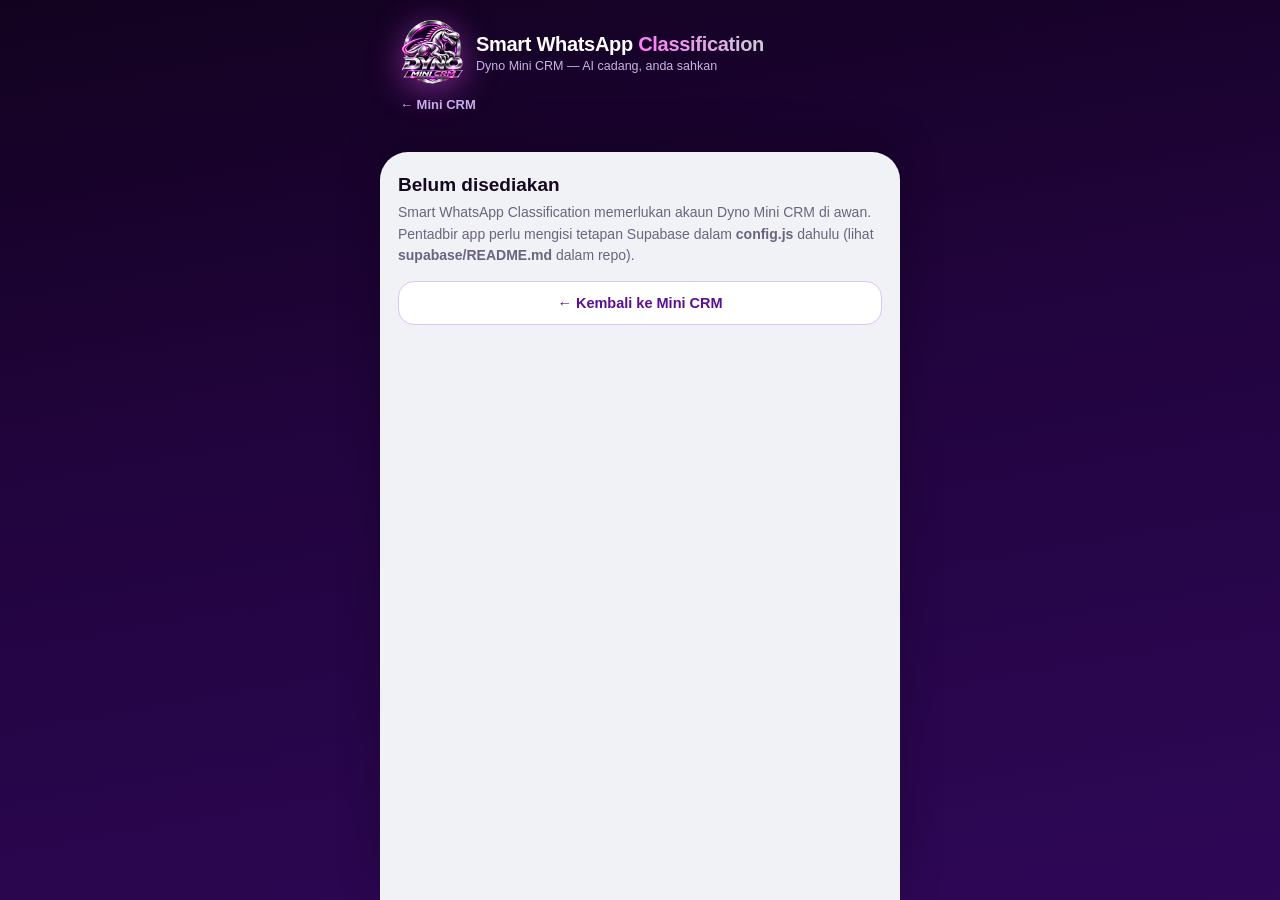
<file: docs/klasifikasi.html>
<!DOCTYPE html>
<html lang="ms">
<head>
<meta charset="UTF-8">
<meta name="viewport" content="width=device-width, initial-scale=1.0, viewport-fit=cover">
<title>Smart WhatsApp Classification — Dyno Mini CRM</title>
<meta name="description" content="Muat naik eksport chat WhatsApp, dan AI cadangkan kategori pelanggan, produk diminati, ringkasan dan tindakan susulan. Anda sahkan sebelum disimpan.">
<meta name="theme-color" content="#2A0550">
<meta name="robots" content="noindex">
<link rel="manifest" href="manifest-crm.webmanifest">
<link rel="icon" href="icons/crm-favicon-32.png" sizes="32x32">
<link rel="apple-touch-icon" href="icons/crm-apple-touch.png">
<meta name="apple-mobile-web-app-capable" content="yes">
<meta name="apple-mobile-web-app-title" content="Mini CRM">
<link rel="canonical" href="https://minicrm.my/klasifikasi.html">
<style>
  :root{
    --brand:#8B2FD6; --brand-dk:#5B1094; --deep:#2A0550; --ink:#14091f;
    --pink:#d63bd4; --pink-dk:#a3159f; --pink-bg:#fdeefc;
    --silver:#c9ccd6; --silver-bg:#f4f5f8;
    --muted:#6b6480; --line:#eae7f0; --glow:rgba(139,47,214,.40);
    --ok:#1e8e4a; --warn:#b26a00; --bad:#c0392b;
  }
  *{box-sizing:border-box;-webkit-tap-highlight-color:transparent;margin:0;padding:0}
  [hidden]{display:none!important}
  html,body{min-height:100%}
  body{font-family:-apple-system,BlinkMacSystemFont,"Segoe UI",Roboto,sans-serif;
    background:linear-gradient(170deg,#12021f 0%,#22043f 46%,#2E0757 100%);
    background-attachment:fixed;color:var(--ink);display:flex;justify-content:center}
  .app{width:100%;max-width:520px;min-height:100vh;min-height:100dvh;display:flex;flex-direction:column}
  button,input,select,textarea{font-family:inherit}
  :focus-visible{outline:2px solid var(--pink);outline-offset:2px}

  header{padding:calc(env(safe-area-inset-top) + 20px) 20px 12px}
  .brand{display:flex;align-items:center;gap:12px}
  .logo{width:64px;height:64px;flex:none;filter:drop-shadow(0 6px 16px rgba(214,75,232,.5))}
  .logo img{width:100%;height:100%;display:block}
  .brand h1{color:#fff;font-size:20px;font-weight:800;letter-spacing:-.3px;line-height:1.2}
  .brand h1 span{background:linear-gradient(90deg,#ff7bf5,#c9ccd6);-webkit-background-clip:text;background-clip:text;color:transparent}
  .brand p{color:#c9b3e8;font-size:12.5px;margin-top:3px}
  .nav{display:flex;flex-wrap:wrap;gap:6px 14px;margin-top:13px}
  .nav a,.nav button{color:#c9b3e8;font-size:13px;font-weight:700;text-decoration:none;background:none;border:none;cursor:pointer;padding:0}
  .akaun{margin-top:10px;color:#a996c8;font-size:12px}

  .sheet{background:#f0f2f5;margin-top:18px;border-radius:28px 28px 0 0;flex:1;
    padding:22px 18px calc(env(safe-area-inset-bottom) + 26px);
    box-shadow:0 -10px 40px rgba(0,0,0,.25);display:flex;flex-direction:column}
  .panel{display:none;flex:1;flex-direction:column;animation:rise .35s cubic-bezier(.2,.8,.2,1)}
  .panel.show{display:flex}
  @keyframes rise{from{opacity:0;transform:translateY(10px)}to{opacity:1;transform:none}}
  @media (prefers-reduced-motion:reduce){.panel{animation:none}}

  h2{font-size:19px;font-weight:800;margin-bottom:6px}
  .sub{font-size:14px;color:var(--muted);line-height:1.55;margin-bottom:14px}

  .btn{width:100%;border:none;border-radius:16px;padding:15px;font-size:15.5px;font-weight:700;
    color:#fff;background:linear-gradient(135deg,#c040d8,#7C22CE 55%,#5B1094);cursor:pointer;
    box-shadow:0 9px 24px var(--glow);transition:.18s;text-decoration:none;
    display:flex;align-items:center;justify-content:center;gap:9px}
  .btn:active{transform:translateY(2px)}
  .btn:disabled{opacity:.45;pointer-events:none;box-shadow:none}
  .btn.alt{background:#fff;color:#5B1094;box-shadow:none;border:1.5px solid #dcc6f5;font-size:14.5px;padding:13px}
  .btn.kecil{width:auto;padding:9px 14px;font-size:13px;border-radius:11px}
  .linkbtn{background:none;border:none;color:var(--muted);font-size:13px;padding:11px;width:100%;cursor:pointer}

  .card{background:#fff;border-radius:16px;padding:15px;margin-bottom:12px;display:grid;gap:12px;border:1px solid #e6e7ee}
  .f>label,.f>.lbl{display:block;font-size:12.5px;font-weight:700;color:var(--ink);margin-bottom:6px}
  .f input:not([type=checkbox]):not([type=radio]),.f select,.f textarea{width:100%;border:1.5px solid var(--line);border-radius:11px;
    padding:10px 12px;font-size:16px;color:var(--ink);background:#fff}
  .f textarea{resize:vertical;min-height:70px;line-height:1.45}
  .f input:focus,.f select:focus,.f textarea:focus{outline:none;border-color:var(--pink);box-shadow:0 0 0 3px rgba(214,59,212,.14)}
  .hint{font-size:11.5px;margin-top:6px;line-height:1.45;color:var(--muted)}
  .err{font-size:12.5px;margin-top:6px;color:var(--bad);font-weight:700}
  .two{display:grid;grid-template-columns:1fr 1fr;gap:10px}
  @media (max-width:380px){.two{grid-template-columns:1fr}}

  .privasi{background:linear-gradient(135deg,#fdf4ff,#f4f5f8);border:1px solid #ecd2f3;border-radius:14px;padding:12px 14px;
    font-size:12.5px;color:#5b2a68;line-height:1.55;margin-bottom:12px}
  .privasi ul{margin:6px 0 0 18px}
  .kuota{display:flex;align-items:center;gap:10px;font-size:12.5px;color:var(--muted);font-weight:700;margin-bottom:12px}
  .kuota .kbar{flex:1;height:7px;background:#e7e1ef;border-radius:5px;overflow:hidden}
  .kuota .kbar i{display:block;height:100%;background:linear-gradient(90deg,#ff7bf5,#8B2FD6);width:0}

  .drop{border:2px dashed #d7b7e6;border-radius:16px;padding:22px 16px;text-align:center;cursor:pointer;display:block;background:#fff}
  .drop.hot{border-color:var(--pink);background:var(--pink-bg)}
  .drop b{display:block;font-size:15px;margin-top:8px}
  .drop span{display:block;margin-top:3px;font-size:12.5px;color:var(--muted)}

  .fail{background:#fff;border-radius:14px;border:1px solid #e6e7ee;overflow:hidden;margin-bottom:12px}
  .frow{display:flex;gap:10px;align-items:center;padding:11px 13px;border-bottom:1px solid var(--line)}
  .frow:last-child{border-bottom:none}
  .frow .t{flex:1;min-width:0}
  .frow .t b{display:block;font-size:14px;white-space:nowrap;overflow:hidden;text-overflow:ellipsis}
  .frow .t span{display:block;font-size:12px;color:var(--muted);white-space:nowrap;overflow:hidden;text-overflow:ellipsis}
  .chip{flex:none;font-size:11px;font-weight:800;padding:3px 9px;border-radius:20px;border:1px solid currentColor;white-space:nowrap}
  .chip.ok{color:var(--ok)} .chip.warn{color:var(--warn)} .chip.mati{color:#8a8496} .chip.ai{color:var(--pink-dk);background:var(--pink-bg)}
  .chip.bad{color:var(--bad)}

  .bar{height:8px;background:#e7e1ef;border-radius:5px;overflow:hidden;margin:16px 0 10px}
  .bar i{display:block;height:100%;background:linear-gradient(90deg,#ff7bf5,#8B2FD6);width:0;transition:width .3s}

  /* Kad keputusan */
  .hasil{background:#fff;border-radius:18px;border:1px solid #e6e7ee;margin-bottom:14px;overflow:hidden}
  .hasil.off{opacity:.6}
  .hhead{display:flex;gap:10px;align-items:flex-start;padding:13px 14px;background:linear-gradient(135deg,#faf5ff,#f4f5f8);border-bottom:1px solid var(--line)}
  .hhead .t{flex:1;min-width:0}
  .hhead b{display:block;font-size:15px}
  .hhead span{display:block;font-size:12px;color:var(--muted);margin-top:2px;word-break:break-word}
  .hbody{padding:13px 14px;display:grid;gap:12px}
  .sebab{font-size:12.5px;color:#5b2a68;background:var(--pink-bg);border-radius:10px;padding:8px 10px;line-height:1.45}
  .amaran{font-size:12.5px;border-radius:10px;padding:9px 11px;line-height:1.45;border:1px solid #f1d6a4;background:#fff8ea;color:#7a4a00}
  .amaran.merah{border-color:#f3c6c6;background:#fff3f3;color:#7a1f16}
  .tick{display:flex;gap:9px;align-items:flex-start;font-size:13.5px;line-height:1.4;cursor:pointer}
  .tick input{margin-top:2px;width:18px;height:18px;accent-color:var(--brand);flex:none}
  .pilihan{display:grid;gap:7px}
  .pilihan label{display:flex;gap:9px;align-items:flex-start;font-size:13.5px;padding:9px 10px;border:1.5px solid var(--line);border-radius:11px;cursor:pointer}
  .pilihan label:has(input:checked){border-color:var(--pink);background:#fff7fe}
  .pilihan input{margin-top:2px;accent-color:var(--pink);flex:none}
  .pilihan small{display:block;color:var(--muted);font-size:12px}
  .simpanbar{position:sticky;bottom:calc(env(safe-area-inset-bottom) + 10px);margin-top:4px}

  .ringkas{display:grid;grid-template-columns:repeat(3,1fr);gap:9px;margin:6px 0 16px}
  .ringkas div{background:#fff;border-radius:14px;padding:12px 8px;text-align:center}
  .ringkas b{display:block;font-size:24px;font-weight:900;color:var(--brand-dk);font-variant-numeric:tabular-nums}
  .ringkas span{font-size:10.5px;color:var(--muted);font-weight:800;text-transform:uppercase;letter-spacing:.4px}
  .empty{padding:26px 18px;text-align:center;color:var(--muted);font-size:14px;line-height:1.6;background:#fff;border-radius:16px}
  .note{font-size:11.5px;color:#8a969c;text-align:center;margin-top:12px;line-height:1.5}
  .toast{position:fixed;left:50%;transform:translateX(-50%);bottom:calc(env(safe-area-inset-bottom) + 18px);z-index:50;
    max-width:calc(100% - 32px);background:var(--deep);color:#fff;border-radius:13px;padding:12px 16px;font-size:13.5px;
    font-weight:700;box-shadow:0 10px 30px rgba(0,0,0,.3)}
</style>
</head>
<body>
<div class="app">
  <header>
    <div class="brand">
      <div class="logo"><img src="icons/logo-mini-crm.webp" alt="Logo Dyno Mini CRM" width="64" height="64"></div>
      <div>
        <h1>Smart WhatsApp <span>Classification</span></h1>
        <p>Dyno Mini CRM — AI cadang, anda sahkan</p>
      </div>
    </div>
    <div class="nav">
      <a href="crm.html">← Mini CRM</a>
      <button type="button" id="navManual" hidden>Semakan manual</button>
      <button type="button" id="navSejarah" hidden>Sejarah import</button>
    </div>
    <div class="akaun" id="akaun"></div>
  </header>

  <div class="sheet">

    <!-- Tiada tetapan awan -->
    <section class="panel" id="pTiada">
      <h2>Belum disediakan</h2>
      <p class="sub">Smart WhatsApp Classification memerlukan akaun Dyno Mini CRM di awan. Pentadbir app perlu
        mengisi tetapan Supabase dalam <b>config.js</b> dahulu (lihat <b>supabase/README.md</b> dalam repo).</p>
      <a class="btn alt" href="crm.html">← Kembali ke Mini CRM</a>
    </section>

    <!-- Log masuk -->
    <section class="panel" id="pMasuk">
      <h2>Log masuk</h2>
      <p class="sub">Keputusan klasifikasi disimpan dalam akaun anda supaya selamat dan boleh dibuka dari telefon lain.
        Hanya anda boleh melihat data akaun anda.</p>
      <div id="loginBox"></div>
    </section>

    <!-- Muat naik -->
    <section class="panel" id="pMuat">
      <h2>Muat naik chat WhatsApp</h2>
      <p class="sub">Dalam WhatsApp: buka chat → <b>⋮ / nama kenalan → Export chat → Without media</b>.
        Pilih beberapa fail serentak (.txt atau .zip).</p>

      <div class="kuota" id="kuota" hidden><span id="kuotaTeks"></span><div class="kbar"><i id="kuotaBar"></i></div></div>

      <div class="privasi">
        <b>🔒 Privasi anda</b>
        <ul>
          <li>Fail chat dibaca dalam telefon ini sahaja — <b>tidak dimuat naik</b>.</li>
          <li>Untuk analisis, hanya mesej terkini dihantar kepada AI (Claude oleh Anthropic) selepas
            <b>nama, nombor telefon, emel, IC dan pautan dibuang</b>. Teks chat itu tidak disimpan oleh Dyno Mini CRM.</li>
          <li>Hanya keputusan yang anda sahkan disimpan dalam akaun anda.</li>
        </ul>
      </div>

      <div class="card">
        <div class="f"><label for="namaSaya">Nama atau nombor WhatsApp anda</label>
          <input id="namaSaya" autocomplete="off" maxlength="60" placeholder="seperti tertera dalam fail chat, cth. Bob Dyno">
          <div class="hint">Untuk membezakan mesej anda daripada mesej pelanggan.</div></div>
        <label class="drop" id="drop">
          <svg width="38" height="38" viewBox="0 0 24 24" fill="none" stroke="#a3159f" stroke-width="1.8" stroke-linecap="round" stroke-linejoin="round"><path d="M21 15v4a2 2 0 01-2 2H5a2 2 0 01-2-2v-4"/><path d="M7 10l5-5 5 5"/><path d="M12 5v13"/></svg>
          <b>Pilih fail eksport chat</b>
          <span>.txt atau .zip — boleh pilih banyak serentak</span>
          <input type="file" id="failInput" accept=".txt,.zip,text/plain,application/zip" multiple hidden>
        </label>
      </div>

      <div id="senaraiFail"></div>

      <label class="tick" style="margin:2px 2px 12px"><input type="checkbox" id="padamSelepas" checked>
        <span>Padam isi chat dari telefon ini sebaik sahaja keputusan disimpan</span></label>
      <button class="btn" type="button" id="analisisBtn" disabled>Analisis</button>
      <div class="note">AI hanya mencadangkan. Tiada apa disimpan sehingga anda semak dan sahkan.</div>
    </section>

    <!-- Proses -->
    <section class="panel" id="pProses">
      <h2>Menganalisis chat…</h2>
      <p class="sub" id="prosesMsg">Menyediakan…</p>
      <div class="bar"><i id="prosesBar"></i></div>
      <div class="note">Hanya petikan tanpa data peribadi dihantar untuk analisis.</div>
    </section>

    <!-- Semak keputusan -->
    <section class="panel" id="pSemak">
      <h2>Semak cadangan AI</h2>
      <p class="sub" id="semakSub">Betulkan apa-apa yang tidak tepat, kemudian sahkan untuk simpan.</p>
      <div id="senaraiHasil"></div>
      <div class="simpanbar"><button class="btn" type="button" id="simpanBtn">Sahkan &amp; simpan</button></div>
      <button class="linkbtn" type="button" id="batalSemak">← Kembali tanpa menyimpan</button>
    </section>

    <!-- Selesai -->
    <section class="panel" id="pSiap">
      <h2>Disimpan</h2>
      <div class="ringkas">
        <div><b id="smSimpan">0</b><span>Disimpan</span></div>
        <div><b id="smManual">0</b><span>Semakan manual</span></div>
        <div><b id="smKekal">0</b><span>Kategori kekal</span></div>
      </div>
      <p class="sub" id="siapMsg"></p>
      <a class="btn" href="crm.html">Buka Mini CRM</a>
      <button class="btn alt" type="button" id="lagiBtn" style="margin-top:10px">Proses chat lain</button>
    </section>

    <!-- Semakan manual -->
    <section class="panel" id="pManual">
      <h2>Semakan manual</h2>
      <p class="sub">Chat ini tidak dapat dipadankan dengan pasti kepada pelanggan dalam CRM. Pilih pelanggan
        yang betul atau masukkan nombor untuk mencipta kenalan baharu.</p>
      <div id="senaraiManual"></div>
      <button class="linkbtn" type="button" id="manualBalik">← Kembali</button>
    </section>

    <!-- Sejarah -->
    <section class="panel" id="pSejarah">
      <h2>Sejarah import</h2>
      <p class="sub">Rekod fail yang pernah dianalisis (hanya nama fail dan cap jari, bukan isi chat).
        Memadam rekod membolehkan fail yang sama dianalisis semula; kenalan dalam CRM tidak terjejas.</p>
      <div id="senaraiSejarah"></div>
      <button class="linkbtn" type="button" id="sejarahBalik">← Kembali</button>
    </section>
  </div>
</div>
<div class="toast" id="toast" hidden></div>

<script src="config.js"></script>
<script src="kemas-engine.js"></script>
<script src="wa-klasifikasi.js"></script>
<script src="awan.js"></script>
<script>
(function(){
  'use strict';
  var $ = function(id){ return document.getElementById(id); };
  var W = window.DynoWA, A = window.DynoAwan, E = window.KemasEngine;
  var KLABEL = {}; W.KATEGORI.forEach(function(k){ KLABEL[k.id] = k.label; });
  var SERENTAK = 2;

  var fail = [];        // fail yang dipilih: { nama, teks, hash, chat, saya, info, sudah }
  var hasil = [];       // keputusan analisis bagi setiap fail sedia
  var kenalan = [];     // kenalan CRM (dari awan)
  var kenalanId = {};

  // ---------- Bantuan ----------
  function esc(t){ return String(t==null?'':t).replace(/&/g,'&amp;').replace(/</g,'&lt;').replace(/>/g,'&gt;').replace(/"/g,'&quot;'); }
  function sGet(k){ try{ return localStorage.getItem(k); }catch(e){ return null; } }
  function sSet(k,v){ try{ localStorage.setItem(k,v); }catch(e){} }
  var toastT;
  function toast(m){ var t=$('toast'); t.textContent=m; t.hidden=false; clearTimeout(toastT); toastT=setTimeout(function(){ t.hidden=true; },3200); }
  function show(id){
    ['pTiada','pMasuk','pMuat','pProses','pSemak','pSiap','pManual','pSejarah'].forEach(function(p){ $(p).classList.toggle('show', p===id); });
    window.scrollTo(0,0);
  }
  function tarikhTambah(n, dari){
    var d = dari ? new Date(dari+'T00:00:00') : new Date();
    var kini = new Date(); kini.setHours(0,0,0,0);
    if(d < kini) d = kini;                    // jangan cadang tarikh yang sudah lepas
    d.setDate(d.getDate()+n);
    return new Date(d.getTime()-d.getTimezoneOffset()*60000).toISOString().slice(0,10);
  }
  function papar(tel){ return E.prettyPhone(tel); }
  function tahap(k){
    if(k >= 0.75) return { t:'Keyakinan tinggi', c:'ok' };
    if(k >= 0.5) return { t:'Keyakinan sederhana', c:'warn' };
    return { t:'Keyakinan rendah', c:'bad' };
  }
  function pilihanKategori(id, nilai){
    return '<select id="'+id+'">' + W.KATEGORI.map(function(k){
      return '<option value="'+k.id+'"'+(k.id===nilai?' selected':'')+'>'+esc(k.label)+'</option>';
    }).join('') + '</select>';
  }

  // ---------- Mula ----------
  function mula(){
    if(!A.siap()){ show('pTiada'); return; }
    A.mula().then(function(u){ if(u) masuk(); else paparMasuk(); }, function(){ paparMasuk(); });
  }
  function paparMasuk(){
    $('akaun').textContent = '';
    $('navManual').hidden = true; $('navSejarah').hidden = true;
    A.paparLogin($('loginBox'), function(){ masuk(); });
    show('pMasuk');
  }
  function masuk(){
    var u = A.pengguna();
    $('akaun').innerHTML = '☁︎ ' + esc(u.email || '') + ' · <button type="button" id="keluarBtn" style="background:none;border:none;color:#e5b8ff;font-weight:700;cursor:pointer;font-size:12px">Log keluar</button>';
    $('keluarBtn').addEventListener('click', function(){ A.logKeluar().then(function(){ fail=[]; hasil=[]; paparMasuk(); }); });
    $('navManual').hidden = false; $('navSejarah').hidden = false;
    show('pMuat');
    muatKenalan();
    segarKuota();
    kiraManual();
  }
  function muatKenalan(){
    return A.senaraiKenalan().then(function(r){
      kenalan = r; kenalanId = {}; r.forEach(function(c){ kenalanId[c.id] = c; });
    }, function(e){ toast(e.message); });
  }
  function segarKuota(){
    A.penggunaan().then(function(q){
      $('kuota').hidden = false;
      $('kuotaTeks').textContent = 'Analisis AI bulan ini: ' + q.jumlah + ' / ' + q.had;
      $('kuotaBar').style.width = Math.min(100, q.had ? q.jumlah/q.had*100 : 100) + '%';
    }, function(){});
  }
  function kiraManual(){
    A.senaraiTertunda().then(function(r){
      $('navManual').textContent = 'Semakan manual' + (r.length ? ' ('+r.length+')' : '');
    }, function(){});
  }

  // ---------- Pilih fail ----------
  $('namaSaya').value = sGet('dyno_wa_nama') || '';
  $('namaSaya').addEventListener('change', function(){ sSet('dyno_wa_nama', this.value.trim()); kemasKiniFail(); });

  function bacaSatu(f){
    if(/\.zip$/i.test(f.name)){
      return f.arrayBuffer().then(W.bacaZip).then(function(isi){
        return isi.map(function(x){ return { nama: f.name, teks: x.teks }; });
      }).catch(function(){ return [{ nama: f.name, teks: '', rosak: true }]; });
    }
    return f.text().then(function(t){ return [{ nama: f.name, teks: t }]; });
  }
  function pilihFail(senarai){
    var files = Array.prototype.slice.call(senarai || []);
    if(!files.length) return;
    Promise.all(files.map(bacaSatu)).then(function(arr){
      var baru = [].concat.apply([], arr);
      return Promise.all(baru.map(function(x){
        return W.cincang(x.teks).then(function(h){ x.hash = h; return x; });
      }));
    }).then(function(baru){
      baru.forEach(function(x){
        if(fail.some(function(y){ return y.hash === x.hash; })) return;   // fail sama dipilih dua kali
        x.chat = W.huraiChat(x.teks, x.nama);
        fail.push(x);
      });
      return A.cariImport(fail.map(function(x){ return x.hash; })).catch(function(){ return []; });
    }).then(function(ada){
      var peta = {}; ada.forEach(function(r){ peta[r.file_hash] = r; });
      fail.forEach(function(x){ x.sudah = peta[x.hash] || null; });
      kemasKiniFail();
    });
    $('failInput').value = '';
  }
  function kemasKiniFail(){
    var saya = W.kenalPastiSaya(fail.map(function(x){ return x.chat; }), $('namaSaya').value.trim());
    fail.forEach(function(x, i){ x.saya = saya[i]; x.info = x.rosak ? { status:'rosak' } : W.sediakan(x.chat, x.saya); });
    renderFail();
  }
  function renderFail(){
    var el = $('senaraiFail');
    if(!fail.length){ el.innerHTML = ''; $('analisisBtn').disabled = true; $('analisisBtn').textContent = 'Analisis'; return; }
    var perluNama = false;
    el.innerHTML = '<div class="fail">' + fail.map(function(x, i){
      var s = x.info.status, chip, label = x.chat.namaFail || x.nama;
      if(s === 'sedia'){
        label = x.info.telefon ? papar(x.info.telefon) : x.info.label;
        chip = x.sudah && !x.ulang ? '<span class="chip mati">Sudah diproses</span>' : '<span class="chip ok">Sedia</span>';
      }
      else if(s === 'kumpulan') chip = '<span class="chip mati">Chat kumpulan</span>';
      else if(s === 'perlu_nama'){ chip = '<span class="chip warn">Perlu nama anda</span>'; perluNama = true; }
      else if(s === 'rosak') chip = '<span class="chip bad">Fail rosak</span>';
      else chip = '<span class="chip mati">Tiada mesej pelanggan</span>';
      var sub = s === 'sedia' ? x.info.bilMesej + ' mesej · ' + x.info.bilPelanggan + ' dari pelanggan'
              : s === 'kumpulan' ? x.info.bilangan + ' peserta — tidak dianalisis'
              : s === 'perlu_nama' ? 'Peserta: ' + x.info.peserta.join(' / ')
              : esc(x.nama);
      var ulang = (s === 'sedia' && x.sudah) ? '<button class="btn alt kecil" type="button" data-ulang="'+i+'">'+(x.ulang?'Langkau':'Analisis semula')+'</button>' : '';
      return '<div class="frow"><div class="t"><b>'+esc(label)+'</b><span>'+esc(sub)+(x.sudah?' · diproses '+new Date(x.sudah.created_at).toLocaleDateString('ms-MY'):'')+'</span></div>'+chip+ulang+
        '<button class="btn alt kecil" type="button" data-buang="'+i+'" aria-label="Buang fail">×</button></div>';
    }).join('') + '</div>' +
      (perluNama ? '<div class="amaran" style="margin-bottom:12px">Isi <b>nama WhatsApp anda</b> di atas supaya kami tahu mesej mana daripada pelanggan.</div>' : '');
    var n = sasaran().length;
    $('analisisBtn').disabled = !n;
    $('analisisBtn').textContent = n ? 'Analisis ' + n + ' chat dengan AI' : 'Tiada chat sedia untuk dianalisis';
  }
  function sasaran(){ return fail.filter(function(x){ return x.info && x.info.status === 'sedia' && (!x.sudah || x.ulang); }); }
  $('senaraiFail').addEventListener('click', function(e){
    var b = e.target.closest('button'); if(!b) return;
    if(b.dataset.buang){ fail.splice(+b.dataset.buang, 1); kemasKiniFail(); }
    if(b.dataset.ulang){ var x = fail[+b.dataset.ulang]; x.ulang = !x.ulang; renderFail(); }
  });
  $('failInput').addEventListener('change', function(){ pilihFail(this.files); });
  var drop = $('drop');
  ['dragenter','dragover'].forEach(function(ev){ drop.addEventListener(ev, function(e){ e.preventDefault(); drop.classList.add('hot'); }); });
  ['dragleave','drop'].forEach(function(ev){ drop.addEventListener(ev, function(e){ e.preventDefault(); drop.classList.remove('hot'); }); });
  drop.addEventListener('drop', function(e){ if(e.dataTransfer) pilihFail(e.dataTransfer.files); });

  // ---------- Analisis ----------
  function produkSedia(){
    var p = {}; kenalan.forEach(function(c){ if(c.produk) p[c.produk] = 1; });
    return Object.keys(p).slice(0, 30);
  }
  $('analisisBtn').addEventListener('click', function(){
    var senarai = sasaran(); if(!senarai.length) return;
    var produk = produkSedia();
    hasil = senarai.map(function(x){
      var padan = W.padankan(x.info.label, kenalan, x.chat.namaFail);
      var muatan = W.binaMuatan(x.chat, x.saya, x.info.label, padan.kenalan && padan.kenalan.nama);
      var akhir = x.chat.mesej.length ? x.chat.mesej[x.chat.mesej.length-1].tarikh : '';
      return { fail:x, padan:padan, muatan:muatan, akhir:akhir, keputusan:null, ralat:null };
    });
    show('pProses');
    var siap = 0, i = 0, berhenti = false;
    function tanda(){ $('prosesBar').style.width = Math.round(siap/hasil.length*100)+'%'; $('prosesMsg').textContent = 'Chat ' + Math.min(siap+1, hasil.length) + ' daripada ' + hasil.length + '…'; }
    tanda();
    function pekerja(){
      if(i >= hasil.length) return Promise.resolve();
      var h = hasil[i++];
      if(berhenti || !h.muatan){
        h.ralat = berhenti ? 'Had analisis AI bulan ini sudah dicapai.' : 'Tiada mesej pelanggan untuk dianalisis.';
        siap++; tanda(); return pekerja();
      }
      return A.klasifikasi({ mesej: h.muatan.mesej, produk_sedia: produk }).then(function(r){
        h.keputusan = r.keputusan;
      }, function(e){
        h.ralat = e.message;
        if(e.kod === 'had_bulanan') berhenti = true;
        if(e.kod === 'perlu_log_masuk') berhenti = true;
      }).then(function(){ siap++; tanda(); return pekerja(); });
    }
    var kerja = []; for(var k = 0; k < SERENTAK; k++) kerja.push(pekerja());
    Promise.all(kerja).then(function(){ segarKuota(); renderSemak(); show('pSemak'); });
  });

  // ---------- Pratonton keputusan ----------
  function renderSemak(){
    var ok = hasil.filter(function(h){ return h.keputusan; }).length;
    $('semakSub').textContent = ok + ' daripada ' + hasil.length + ' chat dianalisis. Betulkan apa-apa yang tidak tepat, kemudian sahkan untuk simpan.';
    $('senaraiHasil').innerHTML = hasil.map(kadHasil).join('');
    hasil.forEach(function(h, i){ if(h.keputusan) segarKad(i); });
    kiraSimpan();
  }
  function kadHasil(h, i){
    var x = h.fail, p = h.padan, nama = x.info.telefon ? papar(x.info.telefon) : x.info.label;
    var pill = p.status === 'dipadankan' ? '<span class="chip ok">Dipadankan</span>'
             : p.status === 'baharu' ? '<span class="chip ai">Kenalan baharu</span>'
             : '<span class="chip warn">Perlu semakan</span>';
    var kepala = '<div class="hhead"><div class="t"><b>'+esc(nama)+'</b><span>'+esc(x.nama)+'</span></div>'+pill+'</div>';
    if(!h.keputusan){
      return '<div class="hasil off" id="kad'+i+'">'+kepala+'<div class="hbody"><div class="amaran merah">'+esc(h.ralat || 'Analisis gagal.')+'</div>'+
        '<button class="btn alt kecil" type="button" data-cuba="'+i+'">Cuba lagi</button></div></div>';
    }
    var k = h.keputusan, t = tahap(k.keyakinan);

    var padanHtml;
    if(p.status === 'dipadankan'){
      padanHtml = '<div class="f"><span class="lbl">Pelanggan dalam CRM</span><div class="sebab" style="background:#f4f5f8;color:var(--ink)">'+
        esc(p.kenalan.nama || 'Tanpa nama')+' · '+esc(papar(p.kenalan.telefon))+'</div></div>';
    } else if(p.status === 'baharu'){
      padanHtml = '<div class="f"><label for="nm'+i+'">Nama kenalan baharu ('+esc(papar(p.telefon))+')</label>'+
        '<input id="nm'+i+'" maxlength="120" value="'+esc(W.telefonSah(x.info.label) ? (x.chat.namaFail && !W.telefonSah(x.chat.namaFail) ? x.chat.namaFail : '') : x.info.label)+'" placeholder="pilihan"></div>';
    } else {
      padanHtml = '<div class="f"><span class="lbl">Padankan "'+esc(x.info.label)+'" dengan</span><div class="pilihan">' +
        p.calon.map(function(c, j){
          return '<label><input type="radio" name="pd'+i+'" value="c:'+c.id+'"'+(j===0?' checked':'')+'><span>'+esc(c.nama||'Tanpa nama')+'<small>'+esc(papar(c.telefon))+'</small></span></label>';
        }).join('') +
        '<label><input type="radio" name="pd'+i+'" value="baru"><span>Kenalan baharu<small>masukkan nombor telefon pelanggan</small></span></label>' +
        '<label><input type="radio" name="pd'+i+'" value="manual"'+(p.calon.length?'':' checked')+'><span>Simpan dalam senarai semakan manual<small>pilih pelanggan kemudian</small></span></label>' +
        '</div><div id="telBox'+i+'" hidden style="margin-top:8px"><input id="tel'+i+'" type="tel" inputmode="tel" placeholder="012-345 6789"><div class="err" id="telErr'+i+'" hidden></div></div></div>';
    }

    return '<div class="hasil" id="kad'+i+'">'+kepala+'<div class="hbody">'+
      '<label class="tick"><input type="checkbox" id="ik'+i+'"'+(k.kategori==='tidak_diketahui'?'':' checked')+'><span><b>Simpan keputusan ini</b></span></label>'+
      padanHtml +
      '<div class="f"><label for="kt'+i+'">Kategori <span class="chip '+t.c+'" style="margin-left:6px">'+t.t+' · '+Math.round(k.keyakinan*100)+'%</span></label>'+pilihanKategori('kt'+i, k.kategori)+'</div>'+
      (k.sebab ? '<div class="sebab">🤖 '+esc(k.sebab)+'</div>' : '')+
      '<div id="konflik'+i+'"></div>'+
      '<div id="beli'+i+'"></div>'+
      '<div class="f"><label for="pr'+i+'">Produk diminati</label><input id="pr'+i+'" maxlength="120" value="'+esc(k.produk)+'"></div>'+
      '<div class="f"><label for="rk'+i+'">Ringkasan perbualan</label><textarea id="rk'+i+'" maxlength="1000">'+esc(k.ringkasan)+'</textarea></div>'+
      '<div class="f"><label for="td'+i+'">Tindakan susulan</label><input id="td'+i+'" maxlength="300" value="'+esc(k.tindakan)+'"></div>'+
      '<div class="two"><div class="f"><label for="ss'+i+'">Tarikh follow-up</label><input id="ss'+i+'" type="date" value="'+tarikhTambah(k.susulan_hari, h.akhir)+'"></div>'+
      '<div class="f" style="display:flex;align-items:flex-end"><label class="tick"><input type="checkbox" id="sk'+i+'" checked><span>Tetapkan tarikh follow-up</span></label></div></div>'+
      (h.muatan && h.muatan.dipotong ? '<div class="hint">Chat panjang: hanya mesej terkini dianalisis.</div>' : '')+
      '</div></div>';
  }
  // Kawalan yang bergantung pada pilihan semasa: konflik kategori & pengesahan pembelian
  function kenalanSasaran(i){
    var h = hasil[i], p = h.padan;
    if(p.status === 'dipadankan') return p.kenalan;
    if(p.status === 'semak'){
      var r = document.querySelector('input[name="pd'+i+'"]:checked');
      if(r && r.value.indexOf('c:') === 0) return kenalanId[r.value.slice(2)] || null;
    }
    return null;
  }
  function segarKad(i){
    var kat = $('kt'+i).value, c = kenalanSasaran(i);
    var konflik = c && c.kategori_disahkan && c.kategori && c.kategori !== kat;
    $('konflik'+i).innerHTML = konflik
      ? '<div class="amaran">Kategori pelanggan ini sudah disahkan sebagai <b>'+esc(KLABEL[c.kategori])+'</b>.'+
        '<label class="tick" style="margin-top:8px"><input type="checkbox" id="gk'+i+'"><span>Ganti dengan <b>'+esc(KLABEL[kat])+'</b></span></label>'+
        '<div class="hint">Jika tidak ditanda, kategori asal dikekalkan; ringkasan dan tindakan tetap dikemas kini.</div></div>' : '';
    var k = hasil[i].keputusan;
    $('beli'+i).innerHTML = kat === 'customer_semak'
      ? '<div class="amaran">AI mengesan tanda pembelian'+(k.bukti_pembelian ? ': <i>“'+esc(k.bukti_pembelian)+'”</i>' : '')+'. '+
        'Pelanggan <b>tidak</b> ditanda Customer sehingga anda sahkan pembelian (cth. bayaran diterima).'+
        '<label class="tick" style="margin-top:8px"><input type="checkbox" id="pb'+i+'"><span>Saya sudah sahkan pembelian ini — tandakan sebagai <b>Customer</b></span></label></div>'
      : '';
    var p = hasil[i].padan;
    if(p.status === 'semak'){
      var r = document.querySelector('input[name="pd'+i+'"]:checked');
      $('telBox'+i).hidden = !(r && r.value === 'baru');
    }
  }
  $('senaraiHasil').addEventListener('change', function(e){
    var kad = e.target.closest('.hasil'); if(!kad) return;
    var i = +kad.id.slice(3);
    if(e.target.id === 'ik'+i) kad.classList.toggle('off', !e.target.checked);
    if(e.target.id === 'kt'+i || e.target.name === 'pd'+i) segarKad(i);
    kiraSimpan();
  });
  $('senaraiHasil').addEventListener('click', function(e){
    var b = e.target.closest('[data-cuba]'); if(!b) return;
    var i = +b.dataset.cuba, h = hasil[i];
    b.disabled = true; b.textContent = 'Menganalisis…';
    A.klasifikasi({ mesej: h.muatan.mesej, produk_sedia: produkSedia() }).then(function(r){
      h.keputusan = r.keputusan; h.ralat = null;
    }, function(err){ h.ralat = err.message; }).then(function(){
      var div = document.createElement('div'); div.innerHTML = kadHasil(h, i);
      $('kad'+i).replaceWith(div.firstChild);
      if(h.keputusan) segarKad(i);
      kiraSimpan(); segarKuota();
    });
  });
  function kiraSimpan(){
    var n = hasil.filter(function(h, i){ return h.keputusan && $('ik'+i) && $('ik'+i).checked; }).length;
    $('simpanBtn').disabled = !n;
    $('simpanBtn').textContent = n ? 'Sahkan & simpan ' + n + ' keputusan' : 'Tiada keputusan dipilih';
  }
  $('batalSemak').addEventListener('click', function(){ hasil = []; show('pMuat'); });

  // ---------- Simpan ----------
  function nilai(id){ var el = $(id); return el ? el.value.trim() : ''; }
  function tanda(id){ var el = $(id); return !!(el && el.checked); }

  $('simpanBtn').addEventListener('click', function(){
    var btn = this;
    // Sahkan nombor bagi pilihan "kenalan baharu" dahulu
    var salah = false;
    hasil.forEach(function(h, i){
      if(!h.keputusan || !tanda('ik'+i) || h.padan.status !== 'semak') return;
      var r = document.querySelector('input[name="pd'+i+'"]:checked');
      if(r && r.value === 'baru'){
        var t = W.telefonSah(nilai('tel'+i)), err = $('telErr'+i);
        err.hidden = !!t; err.textContent = 'Masukkan nombor telefon yang sah.';
        if(!t){ salah = true; $('kad'+i).scrollIntoView({ behavior:'smooth', block:'center' }); }
      }
    });
    if(salah) return;

    btn.disabled = true; btn.textContent = 'Menyimpan…';
    var kira = { simpan:0, manual:0, kekal:0, ralat:0 }, importId = {};
    function idImport(x){
      if(importId[x.hash]) return Promise.resolve(importId[x.hash]);
      return A.daftarImport({ file_hash: x.hash, file_name: x.nama.slice(0, 200), message_count: x.chat.mesej.length })
        .then(function(r){ importId[x.hash] = r.id; return r.id; });
    }
    var tugasan = hasil.map(function(h, i){
      if(!h.keputusan || !tanda('ik'+i)) return null;
      return function(){
        var x = h.fail, p = h.padan, kat = nilai('kt'+i);
        var data = {
          p_kategori: kat,
          p_produk: nilai('pr'+i), p_ringkasan: nilai('rk'+i), p_tindakan: nilai('td'+i),
          p_keyakinan: h.keputusan.keyakinan,
          p_susulan: tanda('sk'+i) && nilai('ss'+i) ? nilai('ss'+i) : null,
          p_pembelian_disahkan: kat === 'customer_semak' && tanda('pb'+i),
          p_ganti_kategori: tanda('gk'+i),
          p_sender_label: x.info.label.slice(0, 120)
        };
        var manual = false;
        if(p.status === 'dipadankan') data.p_contact_id = p.kenalan.id;
        else if(p.status === 'baharu'){ data.p_telefon = p.telefon; data.p_nama = nilai('nm'+i); }
        else {
          var r = document.querySelector('input[name="pd'+i+'"]:checked'), v = r ? r.value : 'manual';
          if(v.indexOf('c:') === 0) data.p_contact_id = v.slice(2);
          else if(v === 'baru'){ data.p_telefon = W.telefonSah(nilai('tel'+i)); data.p_nama = W.telefonSah(x.info.label) ? '' : x.info.label; }
          else manual = true;
        }
        return idImport(x).then(function(imp){
          if(manual){
            return A.simpanTertunda({
              import_id: imp, sender_label: x.info.label.slice(0, 120), sender_phone: null,
              calon: p.calon.map(function(c){ return c.id; }), kategori: kat,
              produk: data.p_produk, ringkasan: data.p_ringkasan, tindakan: data.p_tindakan,
              keyakinan: data.p_keyakinan, susulan_hari: h.keputusan.susulan_hari
            }).then(function(){ kira.manual++; });
          }
          data.p_import_id = imp;
          return A.guna(data).then(function(res){ kira.simpan++; if(res && res.kategori_dikekalkan) kira.kekal++; });
        }).catch(function(){ kira.ralat++; });
      };
    }).filter(Boolean);

    tugasan.reduce(function(p, t){ return p.then(t); }, Promise.resolve()).then(function(){
      $('smSimpan').textContent = kira.simpan; $('smManual').textContent = kira.manual; $('smKekal').textContent = kira.kekal;
      $('siapMsg').textContent = (kira.ralat ? kira.ralat + ' keputusan gagal disimpan — cuba lagi. ' : '') +
        (kira.manual ? 'Chat yang belum dipadankan ada dalam Semakan manual. ' : '') +
        (tanda('padamSelepas') ? 'Isi chat sudah dipadam dari telefon ini.' : '');
      if(tanda('padamSelepas')){ fail = []; hasil = []; renderFail(); }
      else { fail.forEach(function(x){ x.sudah = x.sudah || { created_at: new Date().toISOString() }; x.ulang = false; }); renderFail(); }
      btn.disabled = false;
      muatKenalan(); kiraManual();
      show('pSiap');
    });
  });
  $('lagiBtn').addEventListener('click', function(){ hasil = []; show('pMuat'); });

  // ---------- Semakan manual ----------
  var tertunda = [];
  $('navManual').addEventListener('click', bukaManual);
  $('manualBalik').addEventListener('click', function(){ show('pMuat'); });
  function bukaManual(){
    show('pManual');
    $('senaraiManual').innerHTML = '<div class="empty">Memuatkan…</div>';
    Promise.all([muatKenalan(), A.senaraiTertunda()]).then(function(r){
      tertunda = r[1]; renderManual();
    }, function(e){ $('senaraiManual').innerHTML = '<div class="empty">'+esc(e.message)+'</div>'; });
  }
  function renderManual(){
    if(!tertunda.length){ $('senaraiManual').innerHTML = '<div class="empty">Tiada chat menunggu semakan. 👍</div>'; kiraManual(); return; }
    $('senaraiManual').innerHTML = tertunda.map(function(t, i){
      var calon = (t.calon || []).map(function(id){ return kenalanId[id]; }).filter(Boolean);
      return '<div class="hasil" id="mn'+i+'"><div class="hhead"><div class="t"><b>'+esc(t.sender_label || 'Tanpa nama')+'</b>'+
        '<span>'+esc(KLABEL[t.kategori])+' · '+new Date(t.created_at).toLocaleDateString('ms-MY')+'</span></div><span class="chip warn">Perlu semakan</span></div>'+
        '<div class="hbody">'+(t.ringkasan ? '<div class="sebab">'+esc(t.ringkasan)+'</div>' : '')+
        '<div class="f"><span class="lbl">Pelanggan</span><div class="pilihan">'+
          calon.map(function(c, j){ return '<label><input type="radio" name="mp'+i+'" value="c:'+c.id+'"'+(j===0?' checked':'')+'><span>'+esc(c.nama||'Tanpa nama')+'<small>'+esc(papar(c.telefon))+'</small></span></label>'; }).join('')+
          '<label><input type="radio" name="mp'+i+'" value="cari"'+(calon.length?'':' checked')+'><span>Pilih pelanggan lain<small>cari nama atau nombor</small></span></label>'+
          '<label><input type="radio" name="mp'+i+'" value="baru"><span>Kenalan baharu<small>masukkan nombor telefon</small></span></label>'+
        '</div>'+
        '<input id="mcari'+i+'" list="senaraiKenalanDl" placeholder="Taip nama atau nombor pelanggan" style="margin-top:8px">'+
        '<input id="mtel'+i+'" type="tel" inputmode="tel" placeholder="012-345 6789" style="margin-top:8px" hidden>'+
        '<div class="err" id="merr'+i+'" hidden></div></div>'+
        '<div class="f"><label for="mkt'+i+'">Kategori</label>'+pilihanKategori('mkt'+i, t.kategori)+'</div>'+
        '<div id="mbeli'+i+'"></div>'+
        '<div class="two"><button class="btn kecil" type="button" data-msimpan="'+i+'" style="width:100%">Simpan</button>'+
        '<button class="btn alt kecil" type="button" data-mbuang="'+i+'" style="width:100%">Buang</button></div>'+
        '</div></div>';
    }).join('') + '<datalist id="senaraiKenalanDl">' + kenalan.map(function(c){
      return '<option value="'+esc((c.nama||'Tanpa nama')+' · '+papar(c.telefon))+'">';
    }).join('') + '</datalist>';
    tertunda.forEach(function(_, i){ segarManual(i); });
    kiraManual();
  }
  function segarManual(i){
    var r = document.querySelector('input[name="mp'+i+'"]:checked'), v = r ? r.value : '';
    $('mcari'+i).hidden = v !== 'cari';
    $('mtel'+i).hidden = v !== 'baru';
    $('mbeli'+i).innerHTML = $('mkt'+i).value === 'customer_semak'
      ? '<label class="tick"><input type="checkbox" id="mpb'+i+'"><span>Saya sudah sahkan pembelian — tandakan sebagai <b>Customer</b></span></label>' : '';
  }
  $('senaraiManual').addEventListener('change', function(e){
    var kad = e.target.closest('.hasil'); if(kad) segarManual(+kad.id.slice(2));
  });
  $('senaraiManual').addEventListener('click', function(e){
    var b = e.target.closest('button'); if(!b) return;
    if(b.dataset.mbuang){
      var t = tertunda[+b.dataset.mbuang];
      A.padamKlasifikasi(t.id).then(function(){ tertunda.splice(+b.dataset.mbuang, 1); renderManual(); }, function(e){ toast(e.message); });
      return;
    }
    if(!b.dataset.msimpan) return;
    var i = +b.dataset.msimpan, t = tertunda[i], err = $('merr'+i);
    var r = document.querySelector('input[name="mp'+i+'"]:checked'), v = r ? r.value : '';
    var data = { p_kategori: $('mkt'+i).value, p_produk: t.produk, p_ringkasan: t.ringkasan, p_tindakan: t.tindakan,
                 p_keyakinan: t.keyakinan, p_classification_id: t.id, p_sender_label: t.sender_label,
                 p_pembelian_disahkan: $('mkt'+i).value === 'customer_semak' && tanda('mpb'+i),
                 p_susulan: t.susulan_hari != null ? tarikhTambah(t.susulan_hari) : null };
    if(v.indexOf('c:') === 0) data.p_contact_id = v.slice(2);
    else if(v === 'cari'){
      var q = $('mcari'+i).value.trim(), qd = q.replace(/\D/g,'');
      var c = kenalan.filter(function(k){ return (k.nama||'Tanpa nama')+' · '+papar(k.telefon) === q; })[0] ||
              (qd.length >= 8 ? kenalan.filter(function(k){ return k.telefon === W.telefonSah(q); })[0] : null);
      if(!c){ err.textContent = 'Pilih pelanggan daripada senarai cadangan.'; err.hidden = false; return; }
      data.p_contact_id = c.id;
    } else if(v === 'baru'){
      var tel = W.telefonSah($('mtel'+i).value);
      if(!tel){ err.textContent = 'Masukkan nombor telefon yang sah.'; err.hidden = false; return; }
      data.p_telefon = tel; data.p_nama = t.sender_label;
    }
    err.hidden = true; b.disabled = true;
    A.guna(data).then(function(res){
      toast(res && res.kategori_dikekalkan ? 'Disimpan — kategori disahkan sedia ada dikekalkan' : 'Disimpan ke CRM');
      tertunda.splice(i, 1); muatKenalan().then(renderManual);
    }, function(e){ b.disabled = false; toast(e.message); });
  });

  // ---------- Sejarah import ----------
  $('navSejarah').addEventListener('click', bukaSejarah);
  $('sejarahBalik').addEventListener('click', function(){ show('pMuat'); });
  function bukaSejarah(){
    show('pSejarah');
    $('senaraiSejarah').innerHTML = '<div class="empty">Memuatkan…</div>';
    A.senaraiImport().then(function(r){
      $('senaraiSejarah').innerHTML = r.length ? '<div class="fail">' + r.map(function(x){
        return '<div class="frow"><div class="t"><b>'+esc(x.file_name || 'Chat')+'</b><span>'+x.message_count+' mesej · '+
          new Date(x.created_at).toLocaleString('ms-MY')+'</span></div>'+
          '<button class="btn alt kecil" type="button" data-padam="'+x.id+'">Padam</button></div>';
      }).join('') + '</div>' : '<div class="empty">Belum ada import.</div>';
    }, function(e){ $('senaraiSejarah').innerHTML = '<div class="empty">'+esc(e.message)+'</div>'; });
  }
  $('senaraiSejarah').addEventListener('click', function(e){
    var b = e.target.closest('[data-padam]'); if(!b) return;
    if(b.dataset.sah !== '1'){ b.dataset.sah = '1'; b.textContent = 'Sahkan padam'; b.style.color = 'var(--bad)'; return; }
    A.padamImport(b.dataset.padam).then(function(){ toast('Rekod import dipadam'); bukaSejarah(); kiraManual(); }, function(err){ toast(err.message); });
  });

  mula();
})();
</script>
<script src="pasang.js" defer></script>
</body>
</html>
</file>
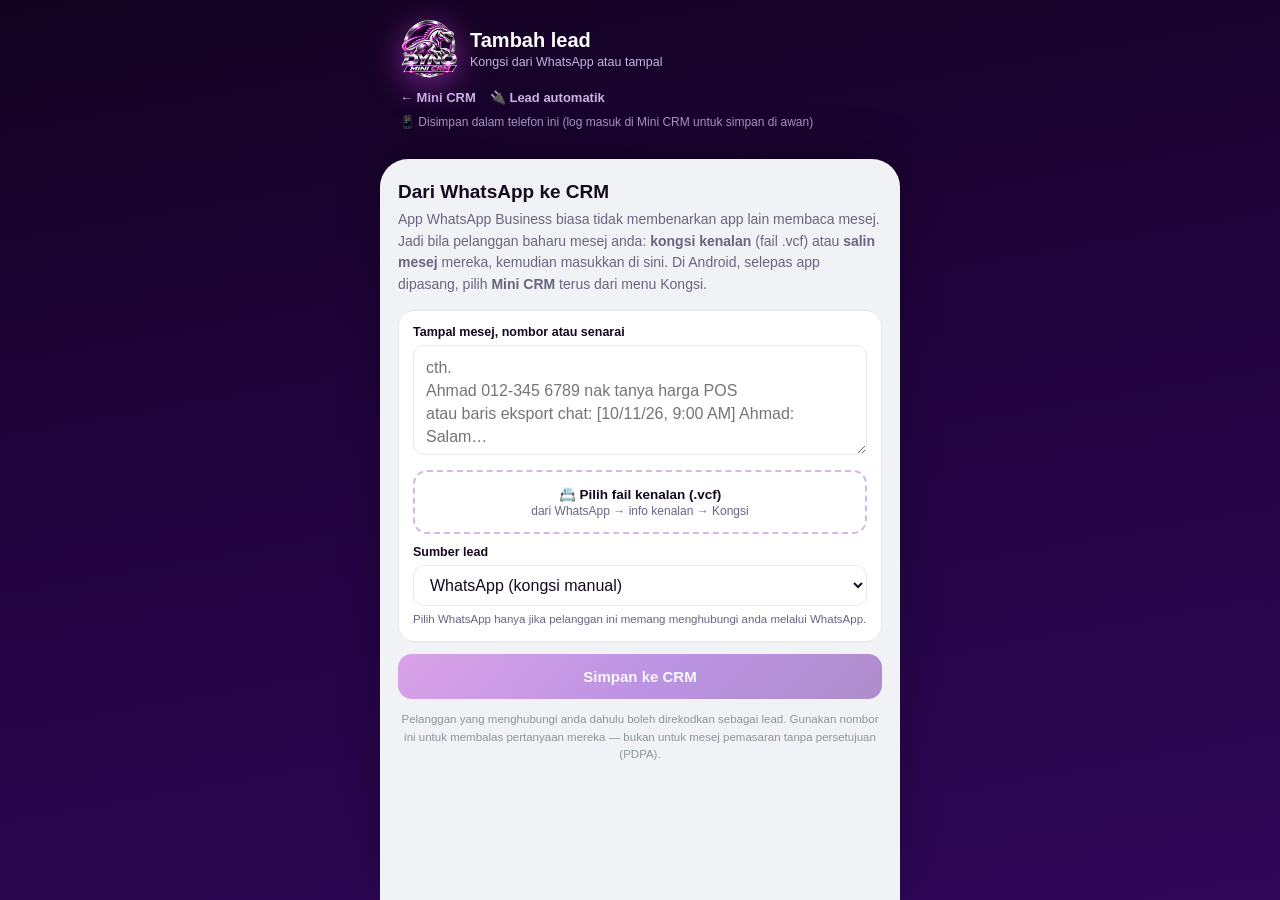
<file: docs/kongsi.html>
<!DOCTYPE html>
<html lang="ms">
<head>
<meta charset="UTF-8">
<meta name="viewport" content="width=device-width, initial-scale=1.0, viewport-fit=cover">
<title>Tambah Lead — Dyno Mini CRM</title>
<meta name="description" content="Kongsi kenalan atau mesej WhatsApp ke Dyno Mini CRM sebagai lead baharu.">
<meta name="theme-color" content="#2A0550">
<meta name="robots" content="noindex">
<link rel="manifest" href="manifest-crm.webmanifest">
<link rel="icon" href="icons/crm-favicon-32.png" sizes="32x32">
<link rel="apple-touch-icon" href="icons/crm-apple-touch.png">
<meta name="apple-mobile-web-app-capable" content="yes">
<meta name="apple-mobile-web-app-title" content="Mini CRM">
<style>
  :root{ --brand:#8B2FD6; --deep:#2A0550; --ink:#14091f; --pink:#d63bd4; --muted:#6b6480; --line:#eae7f0; --glow:rgba(139,47,214,.40); --ok:#1e8e4a; --bad:#c0392b; }
  *{box-sizing:border-box;-webkit-tap-highlight-color:transparent;margin:0;padding:0}
  [hidden]{display:none!important}
  body{font-family:-apple-system,BlinkMacSystemFont,"Segoe UI",Roboto,sans-serif;background:linear-gradient(170deg,#12021f 0%,#22043f 46%,#2E0757 100%);
    background-attachment:fixed;color:var(--ink);display:flex;justify-content:center;min-height:100vh}
  .app{width:100%;max-width:520px;min-height:100vh;min-height:100dvh;display:flex;flex-direction:column}
  button,input,select,textarea{font-family:inherit}
  :focus-visible{outline:2px solid var(--pink);outline-offset:2px}
  header{padding:calc(env(safe-area-inset-top) + 20px) 20px 12px}
  .brand{display:flex;align-items:center;gap:12px}
  .brand img{width:58px;height:58px;filter:drop-shadow(0 6px 16px rgba(214,75,232,.5))}
  .brand h1{color:#fff;font-size:20px;font-weight:800}
  .brand p{color:#c9b3e8;font-size:12.5px;margin-top:3px}
  .nav{margin-top:12px;display:flex;gap:14px;flex-wrap:wrap}
  .nav a{color:#c9b3e8;font-size:13px;font-weight:700;text-decoration:none}
  .mod{margin-top:10px;color:#a996c8;font-size:12px}
  .sheet{background:#f0f2f5;margin-top:18px;border-radius:28px 28px 0 0;flex:1;padding:22px 18px calc(env(safe-area-inset-bottom) + 26px);box-shadow:0 -10px 40px rgba(0,0,0,.25)}
  h2{font-size:19px;font-weight:800;margin-bottom:6px}
  .sub{font-size:14px;color:var(--muted);line-height:1.55;margin-bottom:14px}
  .card{background:#fff;border-radius:16px;padding:14px;margin-bottom:12px;border:1px solid #e6e7ee;display:grid;gap:11px}
  .f>label{display:block;font-size:12.5px;font-weight:700;margin-bottom:6px}
  .f input,.f select,.f textarea{width:100%;border:1.5px solid var(--line);border-radius:11px;padding:10px 12px;font-size:16px;color:var(--ink);background:#fff}
  .f textarea{min-height:110px;resize:vertical;line-height:1.45}
  .hint{font-size:11.5px;margin-top:5px;line-height:1.45;color:var(--muted)}
  .btn{width:100%;border:none;border-radius:14px;padding:14px;font-size:15px;font-weight:700;color:#fff;background:linear-gradient(135deg,#c040d8,#7C22CE 55%,#5B1094);
    cursor:pointer;box-shadow:0 8px 20px var(--glow);display:flex;align-items:center;justify-content:center;gap:8px;text-decoration:none}
  .btn:disabled{opacity:.45;pointer-events:none;box-shadow:none}
  .btn.alt{background:#fff;color:#5B1094;box-shadow:none;border:1.5px solid #dcc6f5;font-size:14px;padding:11px}
  .fail{border:2px dashed #d7b7e6;border-radius:14px;padding:14px;text-align:center;cursor:pointer;display:block;background:#fff;font-size:13.5px;font-weight:700}
  .fail span{display:block;font-size:12px;color:var(--muted);font-weight:400;margin-top:2px}
  .calon{background:#fff;border-radius:14px;border:1px solid #e6e7ee;padding:12px;display:grid;gap:8px;margin-bottom:9px}
  .calon .atas{display:flex;gap:10px;align-items:center}
  .calon .atas b{flex:1;font-size:15px;font-variant-numeric:tabular-nums}
  .calon input[type=text]{width:100%;border:1.5px solid var(--line);border-radius:10px;padding:8px 10px;font-size:15px}
  .calon .msg{font-size:12.5px;color:var(--muted);font-style:italic}
  .chip{font-size:11px;font-weight:800;padding:3px 9px;border-radius:20px;border:1px solid currentColor}
  .c-ok{color:var(--ok)} .c-mati{color:#8a8496} .c-bad{color:var(--bad)}
  .tick{display:flex;gap:8px;align-items:center;font-size:13px}
  .tick input{width:18px;height:18px;accent-color:var(--brand)}
  .empty{padding:18px;text-align:center;color:var(--muted);font-size:13.5px;background:#fff;border-radius:14px}
  .note{font-size:11.5px;color:#8a969c;text-align:center;margin-top:12px;line-height:1.5}
</style>
</head>
<body>
<div class="app">
  <header>
    <div class="brand"><img src="icons/logo-mini-crm.webp" alt="Logo Dyno Mini CRM" width="58" height="58">
      <div><h1>Tambah lead</h1><p>Kongsi dari WhatsApp atau tampal</p></div></div>
    <div class="nav"><a href="crm.html">← Mini CRM</a><a href="integrasi.html">🔌 Lead automatik</a></div>
    <div class="mod" id="mod"></div>
  </header>
  <div class="sheet">
    <h2>Dari WhatsApp ke CRM</h2>
    <p class="sub">App WhatsApp Business biasa tidak membenarkan app lain membaca mesej. Jadi bila pelanggan baharu
      mesej anda: <b>kongsi kenalan</b> (fail .vcf) atau <b>salin mesej</b> mereka, kemudian masukkan di sini.
      Di Android, selepas app dipasang, pilih <b>Mini CRM</b> terus dari menu Kongsi.</p>

    <div class="card">
      <div class="f"><label for="teks">Tampal mesej, nombor atau senarai</label>
        <textarea id="teks" placeholder="cth.&#10;Ahmad 012-345 6789 nak tanya harga POS&#10;atau baris eksport chat: [10/11/26, 9:00 AM] Ahmad: Salam…"></textarea></div>
      <label class="fail">📇 Pilih fail kenalan (.vcf)<span>dari WhatsApp → info kenalan → Kongsi</span>
        <input type="file" id="vcf" accept=".vcf,.vcard,text/vcard,text/x-vcard" hidden></label>
      <div class="f"><label for="sumber">Sumber lead</label>
        <select id="sumber"><option value="whatsapp">WhatsApp (kongsi manual)</option><option value="manual">Lain-lain / manual</option></select>
        <div class="hint">Pilih WhatsApp hanya jika pelanggan ini memang menghubungi anda melalui WhatsApp.</div></div>
    </div>

    <div id="senarai"></div>
    <button class="btn" type="button" id="simpan" disabled>Simpan ke CRM</button>
    <div class="note" id="nota">Pelanggan yang menghubungi anda dahulu boleh direkodkan sebagai lead. Gunakan nombor ini untuk
      membalas pertanyaan mereka — bukan untuk mesej pemasaran tanpa persetujuan (PDPA).</div>
  </div>
</div>

<script src="config.js"></script>
<script src="kemas-engine.js"></script>
<script src="crm-store.js"></script>
<script src="wa-klasifikasi.js"></script>
<script src="awan.js"></script>
<script>
(function(){
  'use strict';
  var $ = function(id){ return document.getElementById(id); };
  var E = window.KemasEngine, C = window.DynoCRM, W = window.DynoWA, A = window.DynoAwan;
  var calon = [], awan = false;

  function esc(t){ return String(t==null?'':t).replace(/&/g,'&amp;').replace(/</g,'&lt;').replace(/>/g,'&gt;').replace(/"/g,'&quot;'); }
  function hariIni(){ var d = new Date(); return new Date(d.getTime() - d.getTimezoneOffset()*60000).toISOString().slice(0,10); }
  function cincangRingkas(s){ var h = 5381; for(var i = 0; i < s.length; i++) h = ((h << 5) + h + s.charCodeAt(i)) >>> 0; return h.toString(36); }

  // ---------- Hurai input ----------
  var RE_NO = /\+?\d[\d   \-().]{6,}\d/g;
  function hurai(teks){
    var hasil = [];
    if(/BEGIN:VCARD/i.test(teks)){
      E.parseVCF(teks).forEach(function(c){ (c.phones || []).slice(0,1).forEach(function(p){ hasil.push({ tel:p, nama:c.name || '', mesej:'' }); }); });
      return hasil;
    }
    var chat = W.huraiChat(teks, '');
    if(chat.mesej.length){
      // Baris eksport/salinan chat: pengirim (nama atau nombor) + mesej pertama mereka
      chat.peserta.forEach(function(p){
        var pertama = chat.mesej.filter(function(m){ return m.pengirim === p; })[0];
        var nombor = W.telefonSah(p) || ((pertama.teks.match(RE_NO) || [])[0] || '');
        if(nombor) hasil.push({ tel:nombor, nama: W.telefonSah(p) ? '' : p, mesej: pertama.teks });
      });
      return hasil;
    }
    teks.split(/\r?\n/).forEach(function(l){
      var m = l.match(RE_NO); if(!m) return;
      var baki = l.replace(RE_NO, ' ').replace(/\s+/g, ' ').trim();
      var bahagian = baki.split(/\s+(?=(?:nak|mahu|tanya|saya|boleh|ada|harga|hi|salam|hello)\b)/i);
      m.forEach(function(n){ hasil.push({ tel:n, nama: bahagian.length > 1 ? bahagian[0].replace(/[,:;\-]+$/,'') : (baki.length <= 40 ? baki : ''), mesej: bahagian.length > 1 ? bahagian.slice(1).join(' ') : (baki.length > 40 ? baki : '') }); });
    });
    return hasil;
  }
  function kemasKini(){
    var dilihat = {};
    calon = hurai($('teks').value).map(function(c){ c.k = C.kunci(c.tel); return c; })
      .filter(function(c){ if(!c.k || dilihat[c.k]) return false; dilihat[c.k] = 1; return true; });
    render();
  }
  function render(){
    if(!calon.length){
      $('senarai').innerHTML = $('teks').value.trim() ? '<div class="empty" style="margin-bottom:12px">Tiada nombor telefon yang sah dijumpai.</div>' : '';
      $('simpan').disabled = true; $('simpan').textContent = 'Simpan ke CRM'; return;
    }
    $('senarai').innerHTML = calon.map(function(c, i){
      return '<div class="calon"><div class="atas"><b>'+esc(E.prettyPhone(c.k))+'</b>'+
        (c.hasil ? '<span class="chip '+c.hasil[1]+'">'+c.hasil[0]+'</span>' : '<label class="tick"><input type="checkbox" data-i="'+i+'" checked> Simpan</label>')+'</div>'+
        '<input type="text" data-nama="'+i+'" value="'+esc(c.nama)+'" placeholder="Nama (pilihan)" maxlength="120"'+(c.hasil?' disabled':'')+'>'+
        (c.mesej ? '<div class="msg">“'+esc(c.mesej.slice(0,200))+'”</div>' : '')+'</div>';
    }).join('');
    var n = calon.filter(function(c, i){ var t = document.querySelector('[data-i="'+i+'"]'); return !c.hasil && t && t.checked; }).length;
    $('simpan').disabled = !n;
    $('simpan').textContent = n ? 'Simpan ' + n + ' lead ke CRM' : 'Selesai';
  }
  $('senarai').addEventListener('change', function(e){
    if(e.target.dataset.i) render();
    if(e.target.dataset.nama) calon[+e.target.dataset.nama].nama = e.target.value.trim();
  });
  var t; $('teks').addEventListener('input', function(){ clearTimeout(t); t = setTimeout(kemasKini, 250); });
  $('vcf').addEventListener('change', function(){
    var f = this.files && this.files[0]; if(!f) return;
    f.text().then(function(x){ $('teks').value = x; kemasKini(); }); this.value = '';
  });

  // ---------- Simpan ----------
  $('simpan').addEventListener('click', function(){
    var btn = this, sumber = $('sumber').value, hari = hariIni();
    var pilih = calon.filter(function(c, i){ var x = document.querySelector('[data-i="'+i+'"]'); return !c.hasil && x && x.checked; });
    if(!pilih.length) return;
    btn.disabled = true; btn.textContent = 'Menyimpan…';
    if(awan){
      A.tangkapLead(pilih.map(function(c){
        return { phone_number:c.k, contact_name:c.nama, lead_source:sumber, first_message:c.mesej,
                 external_lead_id:'kongsi:' + c.k + ':' + hari + ':' + cincangRingkas(c.mesej || '') };
      })).then(function(r){
        r.keputusan.forEach(function(k, i){
          pilih[i].hasil = k.status === 'dicipta' ? ['Lead baharu','c-ok'] : k.status === 'ditolak' ? ['Ditolak','c-bad'] : ['Sudah dalam CRM','c-mati'];
        });
        render();
      }, function(e){ btn.disabled = false; btn.textContent = 'Cuba lagi'; alert(e.message); });
      return;
    }
    // Mod telefon sahaja: simpan dalam storan Mini CRM tempatan
    var db = C.semua(), kini = new Date().toISOString();
    pilih.forEach(function(c){
      if(db[c.k]){ db[c.k].last_contact_at = kini; db[c.k].dikemas = kini; c.hasil = ['Sudah dalam CRM','c-mati']; return; }
      db[c.k] = { nama:c.nama, emel:'', produk:'', status:'lead', sumber: sumber === 'whatsapp' ? 'WhatsApp' : 'Manual', kumpulan:'',
                  susulan:hari, nota:'', mesej_pertama:(c.mesej || '').slice(0,1000), last_contact_at:kini, dibuat:kini, dikemas:kini };
      c.hasil = ['Lead baharu','c-ok'];
    });
    if(!C.tulis(db)) alert('Storan telefon penuh atau disekat.');
    render();
  });

  // ---------- Mula: mod & teks dari menu Kongsi (Web Share Target) ----------
  var q = new URLSearchParams(location.search);
  var dikongsi = [q.get('title'), q.get('text'), q.get('url')].filter(Boolean).join('\n');
  if(dikongsi){ $('teks').value = dikongsi; kemasKini(); }
  function paparMod(){ $('mod').textContent = awan ? '☁︎ Disimpan ke akaun awan' : '📱 Disimpan dalam telefon ini (log masuk di Mini CRM untuk simpan di awan)'; }
  paparMod();
  if(A.siap()) A.mula().then(function(u){ awan = !!u; paparMod(); }, function(){});
})();
</script>
<script src="pasang.js" defer></script>
</body>
</html>
</file>
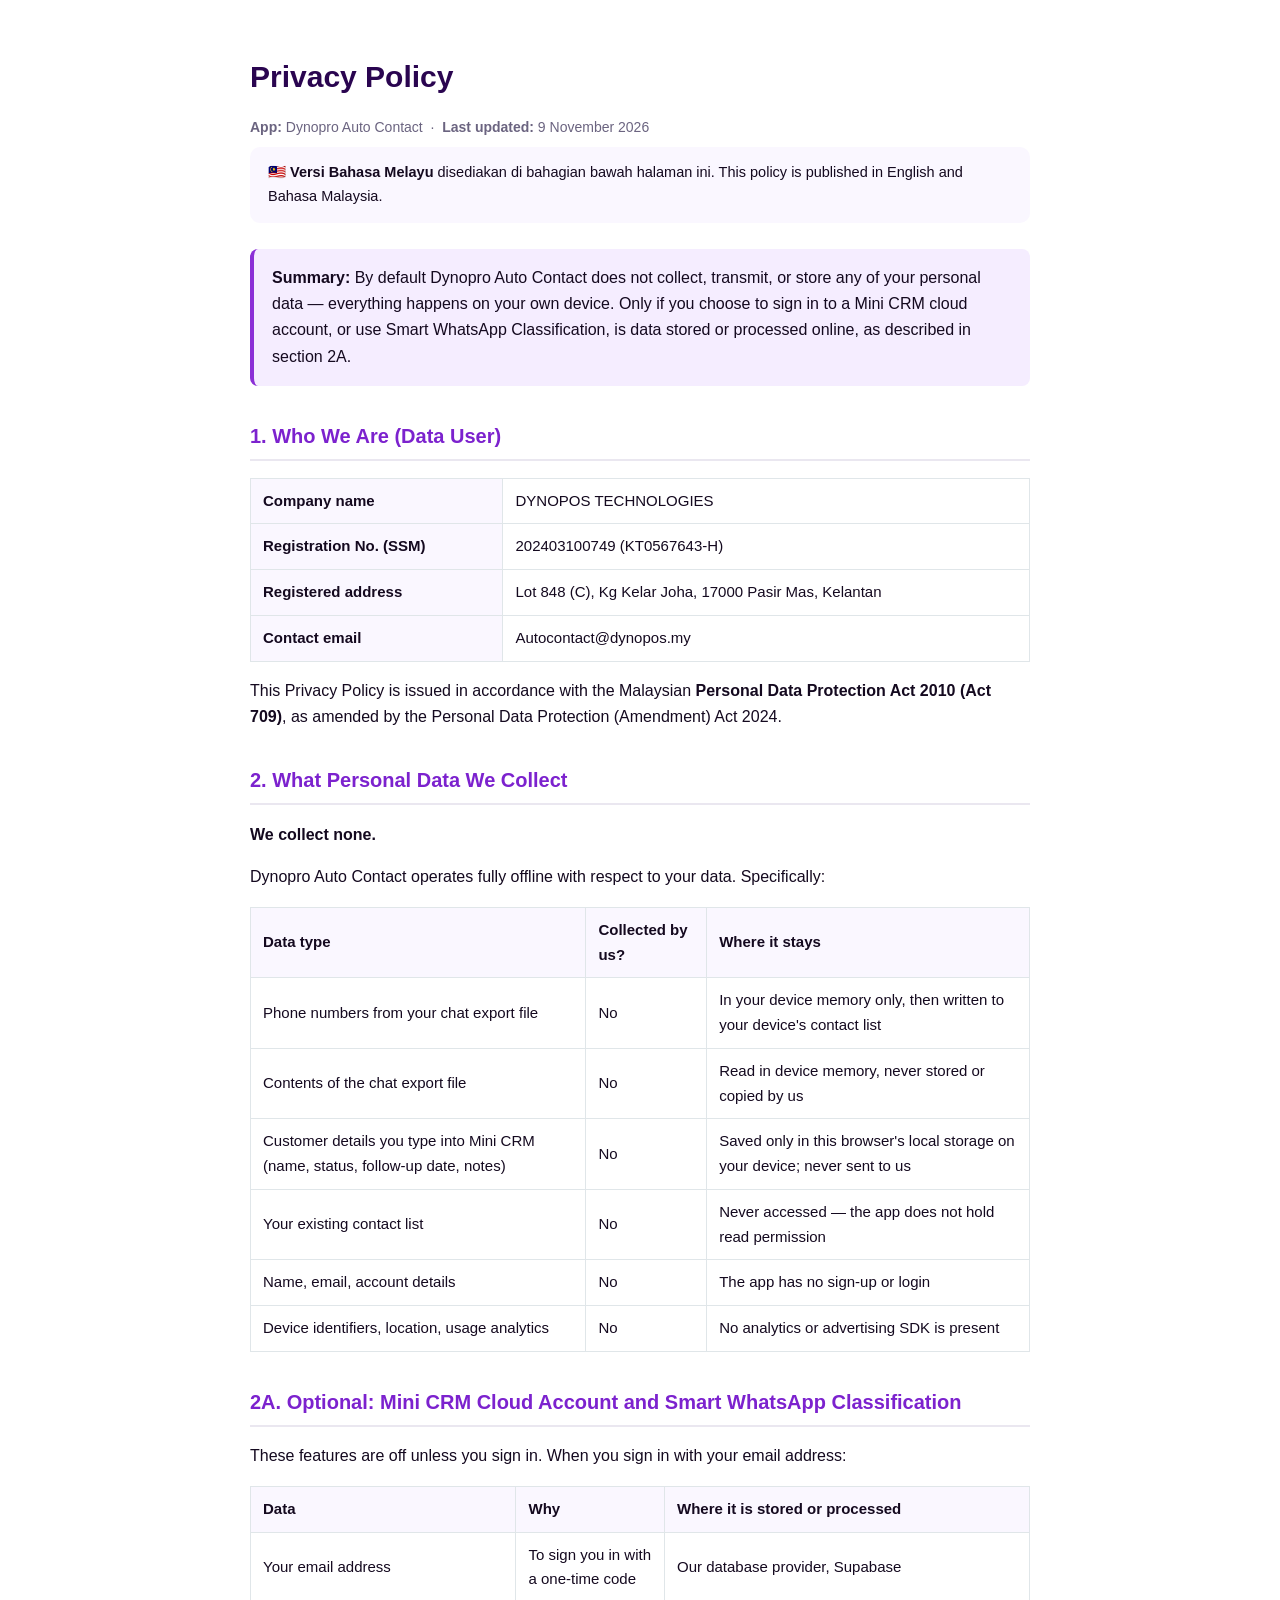
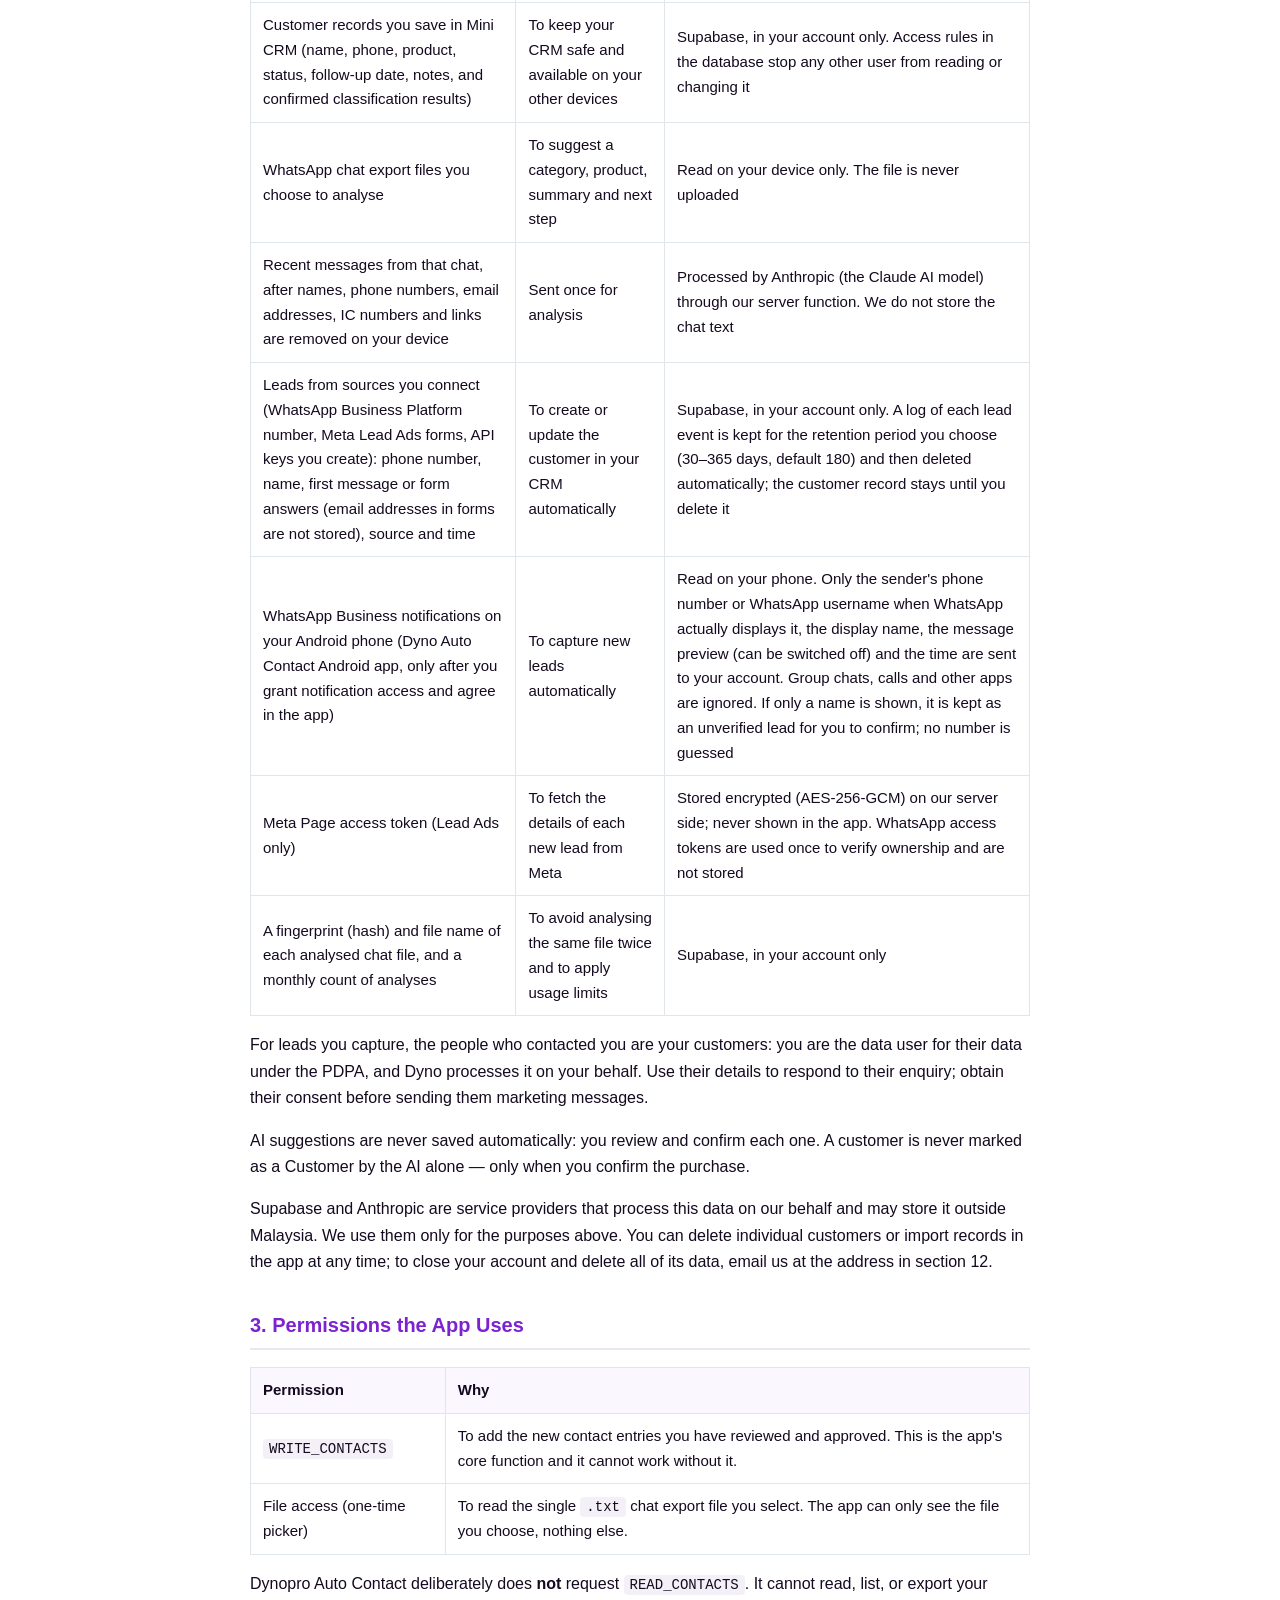
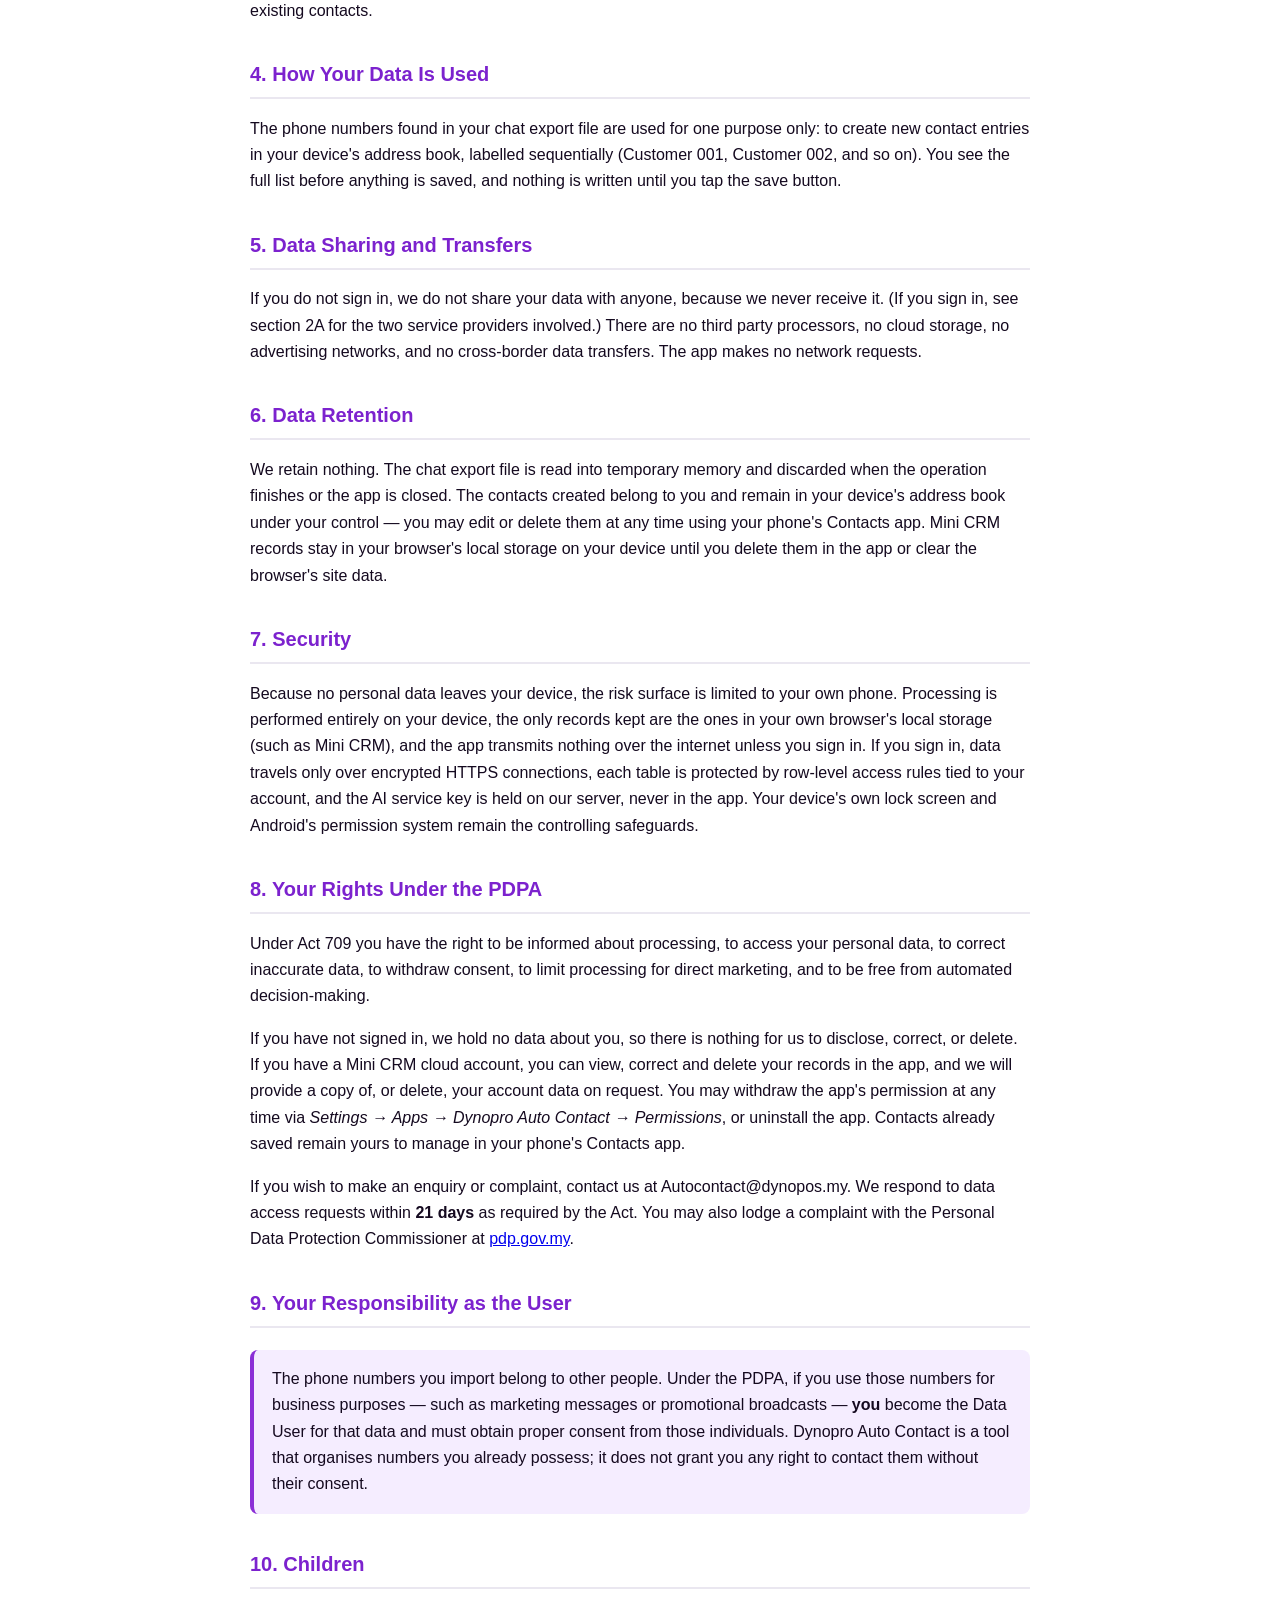
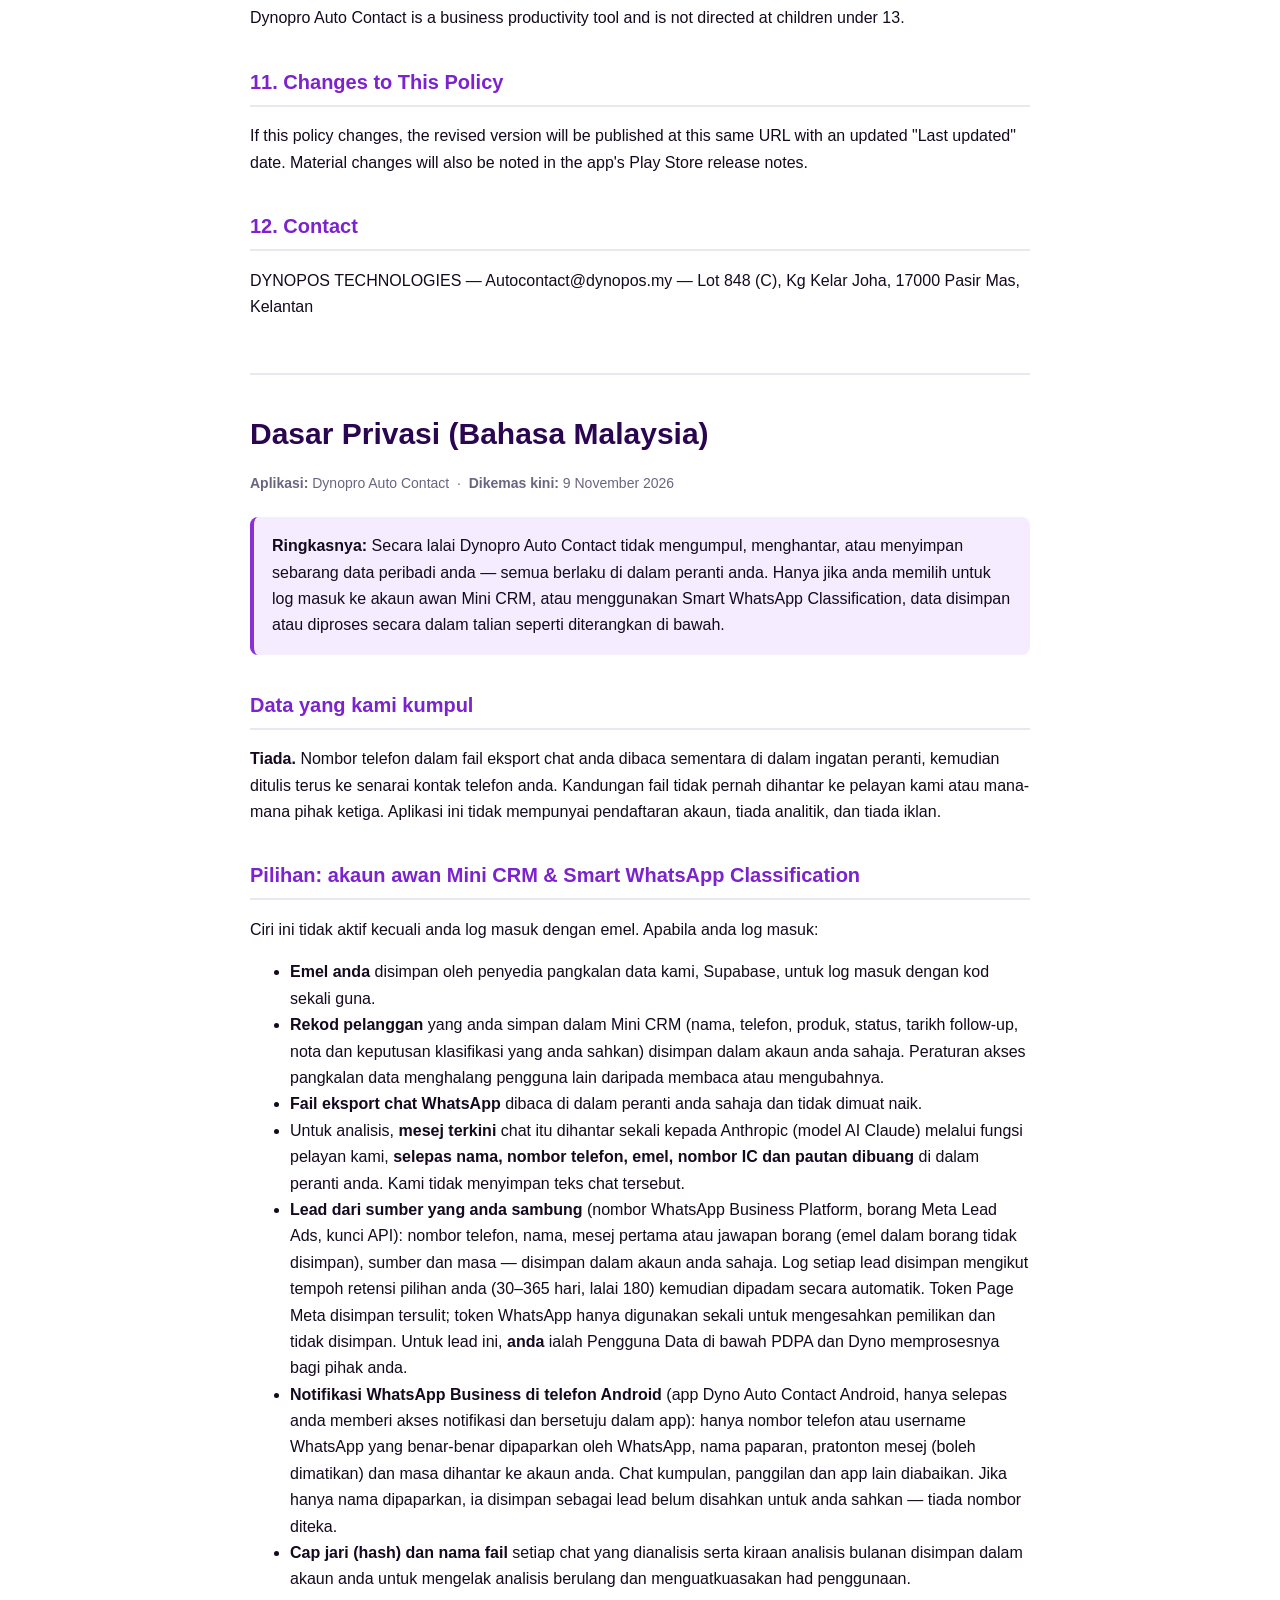
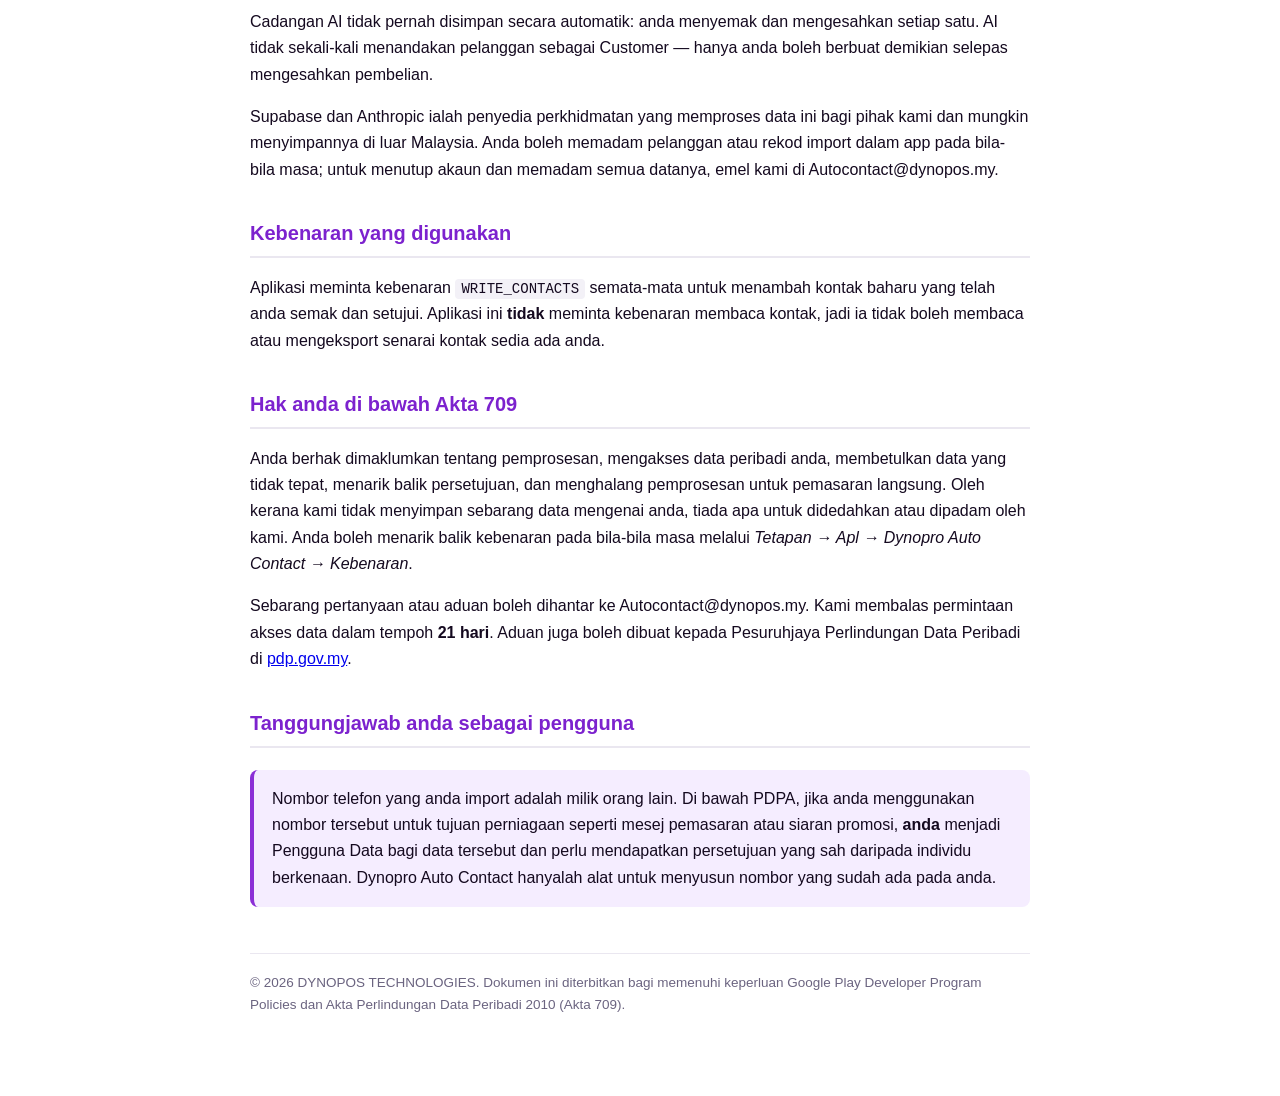
<file: docs/privacy-policy.html>
<!DOCTYPE html>
<html lang="en">
<head>
<meta charset="UTF-8">
<meta name="viewport" content="width=device-width, initial-scale=1.0">
<title>Privacy Policy — Dynopro Auto Contact</title>
<meta name="description" content="Dasar privasi Dynopro Auto Contact: kami tidak mengumpul, menghantar atau menyimpan sebarang data peribadi anda. Patuh Akta Perlindungan Data Peribadi 2010 (Akta 709).">
<link rel="canonical" href="https://minicrm.my/privacy-policy.html">
<meta name="theme-color" content="#2A0550">
<link rel="icon" href="icons/favicon-32.png" sizes="32x32">
<style>
  body{font-family:-apple-system,BlinkMacSystemFont,"Segoe UI",Roboto,sans-serif;
       max-width:780px;margin:0 auto;padding:32px 22px 80px;color:#14091f;line-height:1.65;background:#fff}
  h1{font-size:30px;margin-bottom:4px;color:#2A0550}
  h2.doc-title{font-size:30px;margin:0 0 4px;color:#2A0550;border-bottom:none;padding-bottom:0}
  h2{font-size:20px;margin-top:34px;color:#7C22CE;border-bottom:2px solid #eae7f0;padding-bottom:6px}
  .meta{color:#6b6480;font-size:14px;margin-bottom:8px}
  .box{background:#f5edff;border-left:4px solid #8B2FD6;padding:16px 18px;border-radius:8px;margin:22px 0}
  table{border-collapse:collapse;width:100%;margin:14px 0;font-size:15px}
  th,td{border:1px solid #e0e6e9;padding:10px 12px;text-align:left}
  th{background:#faf7ff;font-weight:700}
  code{background:#f3f1f7;padding:2px 6px;border-radius:4px;font-size:14px}
  footer{margin-top:46px;padding-top:18px;border-top:1px solid #eae7f0;color:#6b6480;font-size:13.5px}
  .lang{background:#faf7ff;padding:14px 18px;border-radius:10px;margin-bottom:26px;font-size:14.5px}
</style>
</head>
<body>

<h1>Privacy Policy</h1>
<p class="meta"><strong>App:</strong> Dynopro Auto Contact &nbsp;·&nbsp; <strong>Last updated:</strong> 9 November 2026</p>

<div class="lang">
  🇲🇾 <strong>Versi Bahasa Melayu</strong> disediakan di bahagian bawah halaman ini.
  This policy is published in English and Bahasa Malaysia.
</div>

<div class="box">
  <strong>Summary:</strong> By default Dynopro Auto Contact does not collect, transmit, or store any
  of your personal data — everything happens on your own device. Only if you choose to sign in to a
  Mini CRM cloud account, or use Smart WhatsApp Classification, is data stored or processed online,
  as described in section 2A.
</div>

<h2>1. Who We Are (Data User)</h2>
<table>
  <tr><th>Company name</th><td>DYNOPOS TECHNOLOGIES</td></tr>
  <tr><th>Registration No. (SSM)</th><td>202403100749 (KT0567643-H)</td></tr>
  <tr><th>Registered address</th><td>Lot 848 (C), Kg Kelar Joha, 17000 Pasir Mas, Kelantan</td></tr>
  <tr><th>Contact email</th><td>Autocontact@dynopos.my</td></tr>
</table>
<p>This Privacy Policy is issued in accordance with the Malaysian <strong>Personal Data
Protection Act 2010 (Act 709)</strong>, as amended by the Personal Data Protection
(Amendment) Act 2024.</p>

<h2>2. What Personal Data We Collect</h2>
<p><strong>We collect none.</strong></p>
<p>Dynopro Auto Contact operates fully offline with respect to your data. Specifically:</p>
<table>
  <tr><th>Data type</th><th>Collected by us?</th><th>Where it stays</th></tr>
  <tr><td>Phone numbers from your chat export file</td><td>No</td><td>In your device memory only, then written to your device's contact list</td></tr>
  <tr><td>Contents of the chat export file</td><td>No</td><td>Read in device memory, never stored or copied by us</td></tr>
  <tr><td>Customer details you type into Mini CRM (name, status, follow-up date, notes)</td><td>No</td><td>Saved only in this browser's local storage on your device; never sent to us</td></tr>
  <tr><td>Your existing contact list</td><td>No</td><td>Never accessed — the app does not hold read permission</td></tr>
  <tr><td>Name, email, account details</td><td>No</td><td>The app has no sign-up or login</td></tr>
  <tr><td>Device identifiers, location, usage analytics</td><td>No</td><td>No analytics or advertising SDK is present</td></tr>
</table>

<h2>2A. Optional: Mini CRM Cloud Account and Smart WhatsApp Classification</h2>
<p>These features are off unless you sign in. When you sign in with your email address:</p>
<table>
  <tr><th>Data</th><th>Why</th><th>Where it is stored or processed</th></tr>
  <tr><td>Your email address</td><td>To sign you in with a one-time code</td><td>Our database provider, Supabase</td></tr>
  <tr><td>Customer records you save in Mini CRM (name, phone, product, status, follow-up date, notes, and confirmed classification results)</td><td>To keep your CRM safe and available on your other devices</td><td>Supabase, in your account only. Access rules in the database stop any other user from reading or changing it</td></tr>
  <tr><td>WhatsApp chat export files you choose to analyse</td><td>To suggest a category, product, summary and next step</td><td>Read on your device only. The file is never uploaded</td></tr>
  <tr><td>Recent messages from that chat, after names, phone numbers, email addresses, IC numbers and links are removed on your device</td><td>Sent once for analysis</td><td>Processed by Anthropic (the Claude AI model) through our server function. We do not store the chat text</td></tr>
  <tr><td>Leads from sources you connect (WhatsApp Business Platform number, Meta Lead Ads forms, API keys you create): phone number, name, first message or form answers (email addresses in forms are not stored), source and time</td><td>To create or update the customer in your CRM automatically</td><td>Supabase, in your account only. A log of each lead event is kept for the retention period you choose (30–365 days, default 180) and then deleted automatically; the customer record stays until you delete it</td></tr>
  <tr><td>WhatsApp Business notifications on your Android phone (Dyno Auto Contact Android app, only after you grant notification access and agree in the app)</td><td>To capture new leads automatically</td><td>Read on your phone. Only the sender's phone number or WhatsApp username when WhatsApp actually displays it, the display name, the message preview (can be switched off) and the time are sent to your account. Group chats, calls and other apps are ignored. If only a name is shown, it is kept as an unverified lead for you to confirm; no number is guessed</td></tr>
  <tr><td>Meta Page access token (Lead Ads only)</td><td>To fetch the details of each new lead from Meta</td><td>Stored encrypted (AES-256-GCM) on our server side; never shown in the app. WhatsApp access tokens are used once to verify ownership and are not stored</td></tr>
  <tr><td>A fingerprint (hash) and file name of each analysed chat file, and a monthly count of analyses</td><td>To avoid analysing the same file twice and to apply usage limits</td><td>Supabase, in your account only</td></tr>
</table>
<p>For leads you capture, the people who contacted you are your customers: you are the data user for their
data under the PDPA, and Dyno processes it on your behalf. Use their details to respond to their enquiry; obtain
their consent before sending them marketing messages.</p>
<p>AI suggestions are never saved automatically: you review and confirm each one. A customer is never marked
as a Customer by the AI alone — only when you confirm the purchase.</p>
<p>Supabase and Anthropic are service providers that process this data on our behalf and may store it outside
Malaysia. We use them only for the purposes above. You can delete individual customers or import records in the
app at any time; to close your account and delete all of its data, email us at the address in section 12.</p>

<h2>3. Permissions the App Uses</h2>
<table>
  <tr><th>Permission</th><th>Why</th></tr>
  <tr>
    <td><code>WRITE_CONTACTS</code></td>
    <td>To add the new contact entries you have reviewed and approved. This is the app's core function and it cannot work without it.</td>
  </tr>
  <tr>
    <td>File access (one-time picker)</td>
    <td>To read the single <code>.txt</code> chat export file you select. The app can only see the file you choose, nothing else.</td>
  </tr>
</table>
<p>Dynopro Auto Contact deliberately does <strong>not</strong> request <code>READ_CONTACTS</code>.
It cannot read, list, or export your existing contacts.</p>

<h2>4. How Your Data Is Used</h2>
<p>The phone numbers found in your chat export file are used for one purpose only: to
create new contact entries in your device's address book, labelled sequentially
(Customer 001, Customer 002, and so on). You see the full list before anything is saved,
and nothing is written until you tap the save button.</p>

<h2>5. Data Sharing and Transfers</h2>
<p>If you do not sign in, we do not share your data with anyone, because we never receive it. (If you sign in,
see section 2A for the two service providers involved.) There are no third
party processors, no cloud storage, no advertising networks, and no cross-border data
transfers. The app makes no network requests.</p>

<h2>6. Data Retention</h2>
<p>We retain nothing. The chat export file is read into temporary memory and discarded when
the operation finishes or the app is closed. The contacts created belong to you and remain
in your device's address book under your control — you may edit or delete them at any time
using your phone's Contacts app. Mini CRM records stay in your browser's local storage on
your device until you delete them in the app or clear the browser's site data.</p>

<h2>7. Security</h2>
<p>Because no personal data leaves your device, the risk surface is limited to your own
phone. Processing is performed entirely on your device, the only records kept are the ones in your
own browser's local storage (such as Mini CRM), and the app transmits nothing over the internet unless you sign in.
If you sign in, data travels only over encrypted HTTPS connections, each table is protected by row-level access rules
tied to your account, and the AI service key is held on our server, never in the app. Your device's own lock screen and Android's permission
system remain the controlling safeguards.</p>

<h2>8. Your Rights Under the PDPA</h2>
<p>Under Act 709 you have the right to be informed about processing, to access your personal
data, to correct inaccurate data, to withdraw consent, to limit processing for direct
marketing, and to be free from automated decision-making.</p>
<p>If you have not signed in, we hold no data about you, so there is nothing for us to disclose,
correct, or delete. If you have a Mini CRM cloud account, you can view, correct and delete your records in the app,
and we will provide a copy of, or delete, your account data on request. You may withdraw the app's permission at any time via
<em>Settings → Apps → Dynopro Auto Contact → Permissions</em>, or uninstall the app. Contacts already
saved remain yours to manage in your phone's Contacts app.</p>
<p>If you wish to make an enquiry or complaint, contact us at Autocontact@dynopos.my. We respond to
data access requests within <strong>21 days</strong> as required by the Act. You may also
lodge a complaint with the Personal Data Protection Commissioner at
<a href="https://www.pdp.gov.my">pdp.gov.my</a>.</p>

<h2>9. Your Responsibility as the User</h2>
<div class="box">
  The phone numbers you import belong to other people. Under the PDPA, if you use those
  numbers for business purposes — such as marketing messages or promotional broadcasts —
  <strong>you</strong> become the Data User for that data and must obtain proper consent
  from those individuals. Dynopro Auto Contact is a tool that organises numbers you already possess;
  it does not grant you any right to contact them without their consent.
</div>

<h2>10. Children</h2>
<p>Dynopro Auto Contact is a business productivity tool and is not directed at children under 13.</p>

<h2>11. Changes to This Policy</h2>
<p>If this policy changes, the revised version will be published at this same URL with an
updated "Last updated" date. Material changes will also be noted in the app's Play Store
release notes.</p>

<h2>12. Contact</h2>
<p>DYNOPOS TECHNOLOGIES — Autocontact@dynopos.my — Lot 848 (C), Kg Kelar Joha, 17000 Pasir Mas, Kelantan</p>

<hr style="margin:52px 0 34px;border:none;border-top:2px solid #eae7f0">

<div lang="ms">
<h2 class="doc-title">Dasar Privasi (Bahasa Malaysia)</h2>
<p class="meta"><strong>Aplikasi:</strong> Dynopro Auto Contact &nbsp;·&nbsp; <strong>Dikemas kini:</strong> 9 November 2026</p>

<div class="box">
  <strong>Ringkasnya:</strong> Secara lalai Dynopro Auto Contact tidak mengumpul, menghantar, atau menyimpan
  sebarang data peribadi anda — semua berlaku di dalam peranti anda. Hanya jika anda memilih untuk log masuk
  ke akaun awan Mini CRM, atau menggunakan Smart WhatsApp Classification, data disimpan atau diproses secara
  dalam talian seperti diterangkan di bawah.
</div>

<h2>Data yang kami kumpul</h2>
<p><strong>Tiada.</strong> Nombor telefon dalam fail eksport chat anda dibaca sementara di
dalam ingatan peranti, kemudian ditulis terus ke senarai kontak telefon anda. Kandungan fail
tidak pernah dihantar ke pelayan kami atau mana-mana pihak ketiga. Aplikasi ini tidak
mempunyai pendaftaran akaun, tiada analitik, dan tiada iklan.</p>

<h2>Pilihan: akaun awan Mini CRM &amp; Smart WhatsApp Classification</h2>
<p>Ciri ini tidak aktif kecuali anda log masuk dengan emel. Apabila anda log masuk:</p>
<ul>
  <li><strong>Emel anda</strong> disimpan oleh penyedia pangkalan data kami, Supabase, untuk log masuk dengan kod sekali guna.</li>
  <li><strong>Rekod pelanggan</strong> yang anda simpan dalam Mini CRM (nama, telefon, produk, status, tarikh follow-up,
      nota dan keputusan klasifikasi yang anda sahkan) disimpan dalam akaun anda sahaja. Peraturan akses pangkalan data
      menghalang pengguna lain daripada membaca atau mengubahnya.</li>
  <li><strong>Fail eksport chat WhatsApp</strong> dibaca di dalam peranti anda sahaja dan tidak dimuat naik.</li>
  <li>Untuk analisis, <strong>mesej terkini</strong> chat itu dihantar sekali kepada Anthropic (model AI Claude) melalui
      fungsi pelayan kami, <strong>selepas nama, nombor telefon, emel, nombor IC dan pautan dibuang</strong> di dalam
      peranti anda. Kami tidak menyimpan teks chat tersebut.</li>
  <li><strong>Lead dari sumber yang anda sambung</strong> (nombor WhatsApp Business Platform, borang Meta Lead Ads, kunci API):
      nombor telefon, nama, mesej pertama atau jawapan borang (emel dalam borang tidak disimpan), sumber dan masa —
      disimpan dalam akaun anda sahaja. Log setiap lead disimpan mengikut tempoh retensi pilihan anda (30–365 hari,
      lalai 180) kemudian dipadam secara automatik. Token Page Meta disimpan tersulit; token WhatsApp hanya digunakan
      sekali untuk mengesahkan pemilikan dan tidak disimpan. Untuk lead ini, <strong>anda</strong> ialah Pengguna Data
      di bawah PDPA dan Dyno memprosesnya bagi pihak anda.</li>
  <li><strong>Notifikasi WhatsApp Business di telefon Android</strong> (app Dyno Auto Contact Android, hanya selepas anda
      memberi akses notifikasi dan bersetuju dalam app): hanya nombor telefon atau username WhatsApp yang benar-benar
      dipaparkan oleh WhatsApp, nama paparan, pratonton mesej (boleh dimatikan) dan masa dihantar ke akaun anda.
      Chat kumpulan, panggilan dan app lain diabaikan. Jika hanya nama dipaparkan, ia disimpan sebagai lead belum
      disahkan untuk anda sahkan — tiada nombor diteka.</li>
  <li><strong>Cap jari (hash) dan nama fail</strong> setiap chat yang dianalisis serta kiraan analisis bulanan disimpan
      dalam akaun anda untuk mengelak analisis berulang dan menguatkuasakan had penggunaan.</li>
</ul>
<p>Cadangan AI tidak pernah disimpan secara automatik: anda menyemak dan mengesahkan setiap satu. AI tidak
sekali-kali menandakan pelanggan sebagai Customer — hanya anda boleh berbuat demikian selepas mengesahkan pembelian.</p>
<p>Supabase dan Anthropic ialah penyedia perkhidmatan yang memproses data ini bagi pihak kami dan mungkin
menyimpannya di luar Malaysia. Anda boleh memadam pelanggan atau rekod import dalam app pada bila-bila masa;
untuk menutup akaun dan memadam semua datanya, emel kami di Autocontact@dynopos.my.</p>

<h2>Kebenaran yang digunakan</h2>
<p>Aplikasi meminta kebenaran <code>WRITE_CONTACTS</code> semata-mata untuk menambah kontak
baharu yang telah anda semak dan setujui. Aplikasi ini <strong>tidak</strong> meminta
kebenaran membaca kontak, jadi ia tidak boleh membaca atau mengeksport senarai kontak
sedia ada anda.</p>

<h2>Hak anda di bawah Akta 709</h2>
<p>Anda berhak dimaklumkan tentang pemprosesan, mengakses data peribadi anda, membetulkan
data yang tidak tepat, menarik balik persetujuan, dan menghalang pemprosesan untuk pemasaran
langsung. Oleh kerana kami tidak menyimpan sebarang data mengenai anda, tiada apa untuk
didedahkan atau dipadam oleh kami. Anda boleh menarik balik kebenaran pada bila-bila masa
melalui <em>Tetapan → Apl → Dynopro Auto Contact → Kebenaran</em>.</p>
<p>Sebarang pertanyaan atau aduan boleh dihantar ke Autocontact@dynopos.my. Kami membalas permintaan
akses data dalam tempoh <strong>21 hari</strong>. Aduan juga boleh dibuat kepada Pesuruhjaya
Perlindungan Data Peribadi di <a href="https://www.pdp.gov.my">pdp.gov.my</a>.</p>

<h2>Tanggungjawab anda sebagai pengguna</h2>
<div class="box">
  Nombor telefon yang anda import adalah milik orang lain. Di bawah PDPA, jika anda
  menggunakan nombor tersebut untuk tujuan perniagaan seperti mesej pemasaran atau
  siaran promosi, <strong>anda</strong> menjadi Pengguna Data bagi data tersebut dan
  perlu mendapatkan persetujuan yang sah daripada individu berkenaan. Dynopro Auto Contact hanyalah
  alat untuk menyusun nombor yang sudah ada pada anda.
</div>

<footer>
  © 2026 DYNOPOS TECHNOLOGIES. Dokumen ini diterbitkan bagi memenuhi keperluan Google Play
  Developer Program Policies dan Akta Perlindungan Data Peribadi 2010 (Akta 709).
</footer>
</div>

</body>
</html>
</file>
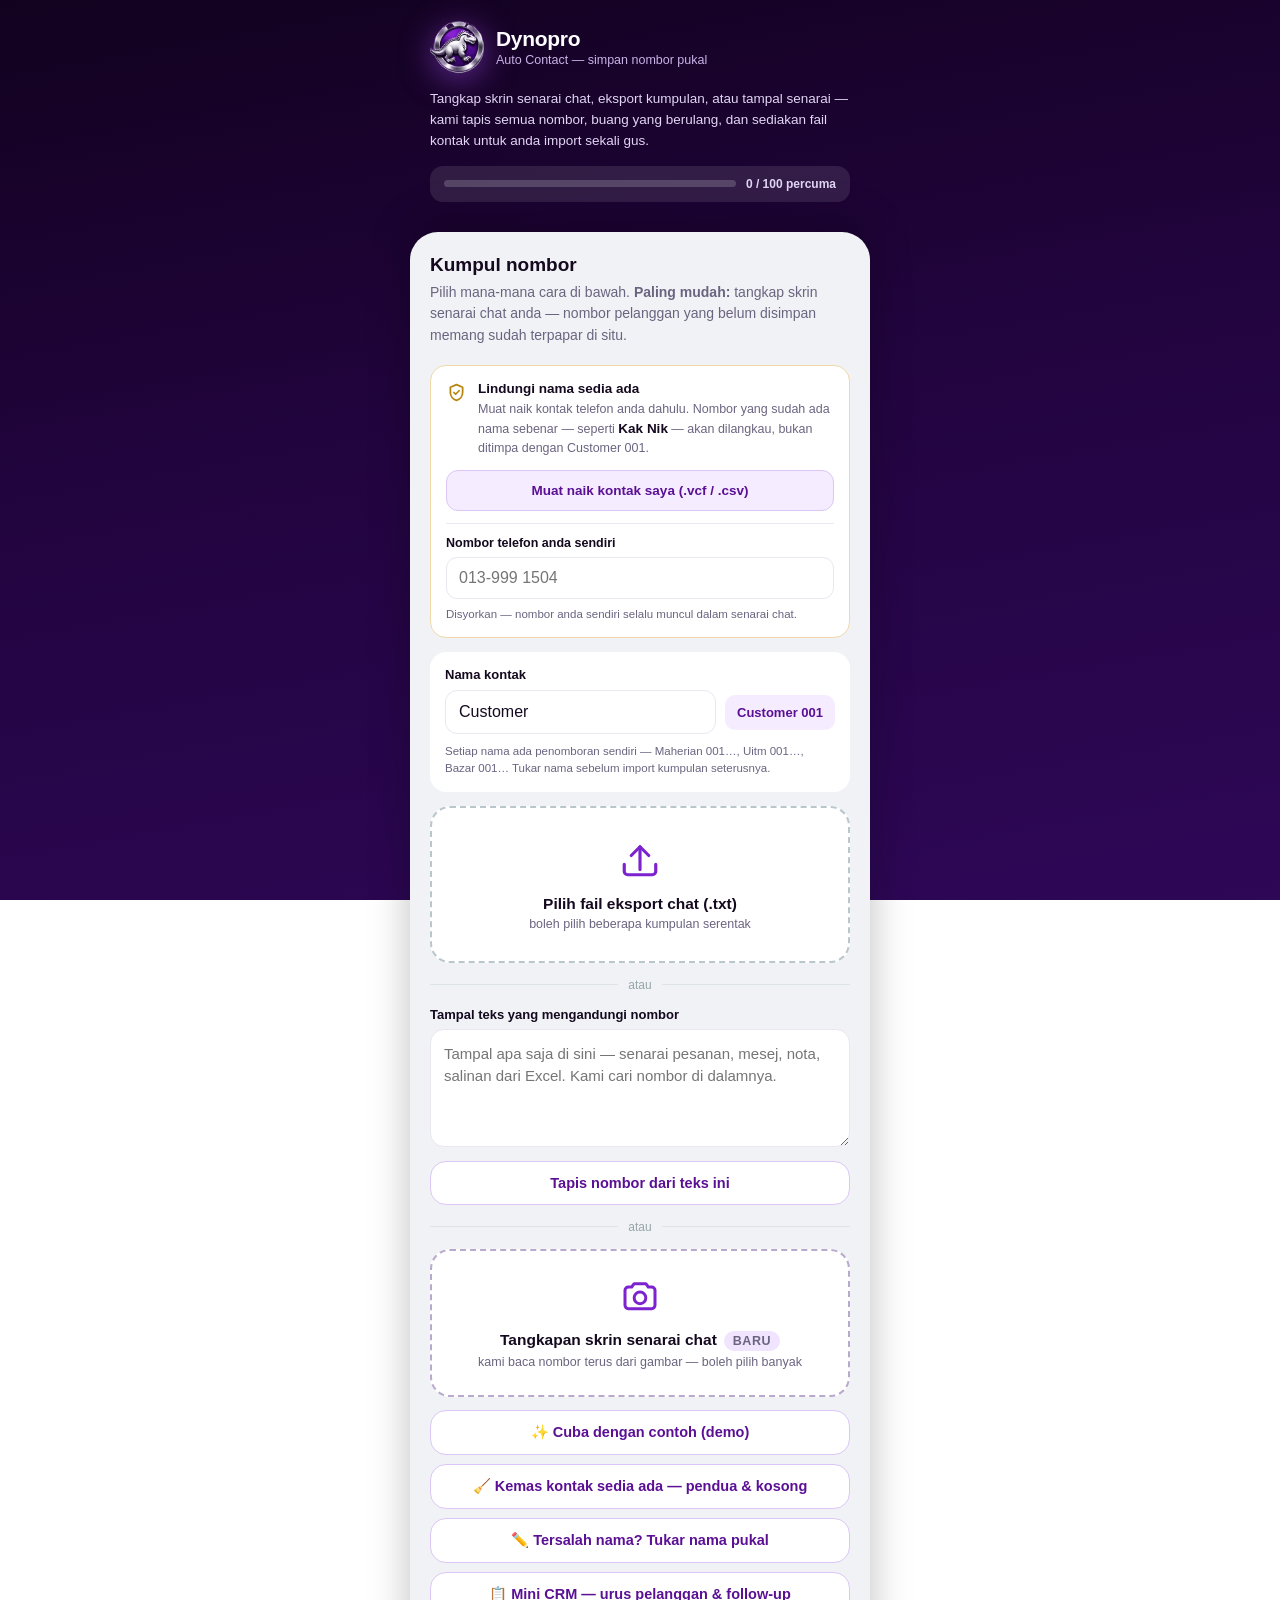
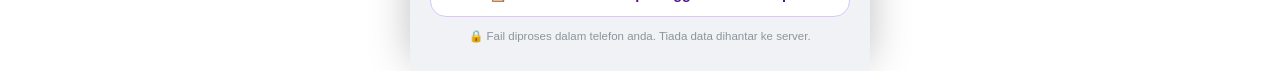
<file: docs/simpan.html>
<!DOCTYPE html>
<html lang="ms">
<head>
<meta charset="UTF-8">
<meta name="viewport" content="width=device-width, initial-scale=1.0, viewport-fit=cover">
<title>Dynopro Auto Contact — Simpan Nombor Pukal ke Contacts</title>
<meta name="description" content="Tukar fail eksport perbualan menjadi kontak telefon secara pukal. Beratus nombor dalam satu ketukan.">
<meta name="theme-color" content="#2A0550">
<link rel="canonical" href="https://minicrm.my/simpan.html">
<link rel="manifest" href="manifest.webmanifest">

<meta property="og:type" content="website">
<meta property="og:site_name" content="Dynopro Auto Contact">
<meta property="og:locale" content="ms_MY">
<meta property="og:url" content="https://minicrm.my/simpan.html">
<meta property="og:title" content="Simpan Nombor Pukal ke Kontak Telefon — Dynopro Auto Contact">
<meta property="og:description" content="Tangkap skrin senarai chat, eksport kumpulan, atau tampal senarai — semua nombor tersusun sebagai kontak. 100 kontak percuma, kemudian RM14.90 sekali seumur hidup.">
<meta property="og:image" content="https://minicrm.my/icons/og-simpan.png">
<meta property="og:image:width" content="1200">
<meta property="og:image:height" content="630">
<meta property="og:image:alt" content="Dynopro Auto Contact — simpan nombor pukal ke kontak telefon">
<meta name="twitter:card" content="summary_large_image">
<meta name="twitter:title" content="Simpan Nombor Pukal ke Kontak Telefon">
<meta name="twitter:description" content="Tangkap skrin senarai chat dan dapat nombornya terus. 100 kontak percuma, kemudian RM14.90 sekali seumur hidup.">
<meta name="twitter:image" content="https://minicrm.my/icons/og-simpan.png">
<link rel="icon" href="icons/favicon-32.png" sizes="32x32">
<link rel="apple-touch-icon" href="icons/apple-touch-icon.png">
<meta name="apple-mobile-web-app-capable" content="yes">
<meta name="apple-mobile-web-app-status-bar-style" content="black-translucent">
<meta name="apple-mobile-web-app-title" content="Dynopro Auto Contact">
<style>
  :root{
    --brand:#8B2FD6; --brand-dk:#5B1094; --deep:#2A0550; --ink:#14091f;
    --muted:#6b6480; --line:#eae7f0; --glow:rgba(139,47,214,.40);
    --silver:#D5D9E0; --silver-dk:#9AA0AB;
  }
  *{box-sizing:border-box;-webkit-tap-highlight-color:transparent;margin:0;padding:0}
  html,body{min-height:100%}
  body{
    font-family:-apple-system,BlinkMacSystemFont,"Segoe UI",Roboto,sans-serif;
    background:linear-gradient(170deg,#12021f 0%,#22043f 46%,#2E0757 100%);
    background-attachment:fixed;
    color:var(--ink);display:flex;justify-content:center;
  }
  .app{width:100%;max-width:460px;min-height:100vh;min-height:100dvh;display:flex;flex-direction:column}

  header{padding:calc(env(safe-area-inset-top) + 20px) 20px 12px}
  .brand{display:flex;align-items:center;gap:12px}
  .logo{width:54px;height:54px;flex:none;
        filter:drop-shadow(0 6px 16px rgba(157,75,232,.55))}
  .logo img{width:100%;height:100%;display:block}
  .brand h1{color:#fff;font-size:21px;font-weight:800;letter-spacing:-.3px}
  .brand p{color:#c9b3e8;font-size:12.5px;margin-top:2px}
  .intro{color:#e2d6f5;font-size:13.5px;margin-top:15px;line-height:1.55}

  .memo{margin-top:15px;display:flex;gap:11px;align-items:flex-start;
        background:rgba(255,255,255,.10);padding:13px 15px;border-radius:14px}
  .memo svg{flex:none;margin-top:1px}
  .memo div{color:#e2d6f5;font-size:12.5px;line-height:1.5}
  .memo b{color:#fff}

  .sheet{background:#f0f2f5;margin-top:18px;border-radius:28px 28px 0 0;flex:1;
         padding:22px 20px calc(env(safe-area-inset-bottom) + 26px);
         box-shadow:0 -10px 40px rgba(0,0,0,.25);display:flex;flex-direction:column}

  .panel{display:none;animation:rise .4s cubic-bezier(.2,.8,.2,1);flex:1;flex-direction:column}
  .panel.show{display:flex}
  @keyframes rise{from{opacity:0;transform:translateY(12px)}to{opacity:1;transform:none}}

  h2{font-size:19px;font-weight:800;margin-bottom:6px}
  .sub{font-size:14px;color:var(--muted);line-height:1.55;margin-bottom:18px}

  .drop{border:2px dashed #b9c6cc;border-radius:20px;background:#fff;padding:30px 18px;
        text-align:center;transition:.22s;cursor:pointer;display:block}
  .drop:active{transform:scale(.985)}
  .drop.hot{border-color:var(--brand);background:#f5edff}
  .drop b{display:block;margin-top:11px;font-size:15.5px}
  .drop span{display:block;margin-top:4px;font-size:12.5px;color:var(--muted)}

  .btn{width:100%;border:none;border-radius:16px;padding:16px;font-size:16px;font-weight:700;
       color:#fff;background:linear-gradient(135deg,#9D4BE8,#5B1094);cursor:pointer;
       box-shadow:0 9px 24px var(--glow);transition:.18s;
       display:flex;align-items:center;justify-content:center;gap:9px}
  .btn:active{transform:translateY(2px);box-shadow:0 4px 12px var(--glow)}
  .btn:disabled{opacity:.45;pointer-events:none;box-shadow:none}
  .btn.alt{background:#fff;color:#5B1094;box-shadow:none;border:1.5px solid #dcc6f5;
           font-size:14.5px;padding:13px;margin-top:13px}

  /* Perisai nama sedia ada */
  .shield{background:#fff;border-radius:16px;padding:15px;margin-bottom:14px;
          border:1.5px solid #f0d8a8}
  .shield.on{border-color:#bfe6c8}
  .shrow{display:flex;gap:11px;align-items:flex-start}
  .shico{flex:none;margin-top:1px;color:#b8860b}
  .shield.on .shico{color:#1e8e4a}
  .shtxt b{display:block;font-size:13.5px;font-weight:800;color:var(--ink)}
  .shtxt span{display:block;font-size:12.5px;color:var(--muted);line-height:1.5;margin-top:4px}
  .shtxt span b{display:inline;font-weight:800;color:var(--ink)}
  .shbtn{display:block;margin-top:12px;text-align:center;background:#f5edff;color:#5B1094;
         border:1.5px solid #dcc6f5;border-radius:12px;padding:12px;font-size:13.5px;
         font-weight:700;cursor:pointer}
  .shbtn:active{transform:translateY(1px)}
  .shbtn.prime{background:linear-gradient(135deg,#9D4BE8,#5B1094);color:#fff;
    border-color:transparent;box-shadow:0 8px 20px rgba(139,47,214,.32);width:100%;
    font-family:inherit;font-size:14px}
  .shclear{display:block;width:100%;margin-top:8px;background:none;border:none;
           color:var(--muted);font-size:12px;padding:7px;cursor:pointer;font-family:inherit}

  .mynum{margin-top:12px;padding-top:12px;border-top:1px solid var(--line)}
  .mynum>label{display:block;font-size:12.5px;font-weight:700;color:var(--ink);margin-bottom:7px}
  .mynum input{width:100%;border:1.5px solid var(--line);border-radius:11px;padding:11px 12px;
    font-size:16px;font-family:inherit;color:var(--ink);background:#fff}
  .mynum input:focus{outline:none;border-color:var(--brand);
    box-shadow:0 0 0 3px rgba(139,47,214,.14)}
  .mynum .hint{font-size:11.5px;margin-top:7px;line-height:1.45;color:var(--muted)}
  .mynum .hint.ok{color:#1e8e4a;font-weight:700}
  .shield.tegur{border-color:var(--brand);box-shadow:0 0 0 4px rgba(139,47,214,.16)}

  /* Kuota percubaan & premium */
  .kuota{display:flex;align-items:center;gap:10px;margin-top:14px;
         background:rgba(255,255,255,.10);border-radius:13px;padding:11px 14px}
  .kuota .kbar{flex:1;height:7px;background:rgba(255,255,255,.18);border-radius:5px;overflow:hidden}
  .kuota .kbar i{display:block;height:100%;background:linear-gradient(90deg,#C77DFF,#9D4BE8);
                 width:0;transition:width .4s}
  .kuota .kt{font-size:12px;color:#e2d6f5;font-weight:700;white-space:nowrap}
  .kuota.pro{background:linear-gradient(135deg,rgba(157,75,232,.34),rgba(91,16,148,.34));
             border:1.5px solid rgba(199,125,255,.5)}
  .kuota.pro .kt{color:#fff}

  .pay{background:#fff;border-radius:20px;padding:24px 20px;text-align:center}
  .pay .tag{display:inline-block;background:#f0e4ff;color:#5B1094;font-size:11px;
            font-weight:800;letter-spacing:1.2px;padding:6px 13px;border-radius:20px}
  .pay h3{font-size:21px;font-weight:900;margin:14px 0 8px;letter-spacing:-.4px}
  .pay .sub2{font-size:14px;color:var(--muted);line-height:1.55}
  .pay .harga{margin:20px 0 6px;font-size:44px;font-weight:900;color:#5B1094;letter-spacing:-1.5px}
  .pay .sekali{font-size:13px;color:var(--muted);font-weight:700}
  .pay ul{list-style:none;text-align:left;margin:20px 0 4px}
  .pay li{font-size:14px;color:var(--ink);line-height:1.5;padding:9px 0;
          display:flex;gap:10px;align-items:flex-start}
  .pay li b{color:#5B1094}
  .pay .tik{flex:none;color:#8B2FD6;font-weight:900}
  .kodrow{display:flex;gap:8px;margin-top:14px}
  .kodrow input{flex:1;min-width:0;border:1.5px solid var(--line);border-radius:12px;
    padding:13px;font-size:16px;font-family:inherit;text-transform:uppercase;
    letter-spacing:1px;color:var(--ink);background:#fff}
  .kodrow input:focus{outline:none;border-color:var(--brand);
    box-shadow:0 0 0 3px rgba(139,47,214,.14)}
  .kodrow button{flex:none;border:none;border-radius:12px;padding:13px 18px;
    background:#5B1094;color:#fff;font-size:14px;font-weight:800;cursor:pointer;font-family:inherit}
  .kodmsg{font-size:12.5px;margin-top:9px;line-height:1.45;color:var(--muted)}
  .kodmsg.bad{color:#c0392b;font-weight:700}
  .kodmsg.good{color:#1e8e4a;font-weight:700}

  /* Nama kontak boleh ubah */
  .namebox{background:#fff;border-radius:16px;padding:15px;margin-bottom:14px}
  .namebox>label{display:block;font-size:13px;font-weight:700;color:var(--ink);margin-bottom:8px}
  .namerow{display:flex;gap:9px;align-items:center}
  .namerow input{flex:1;min-width:0;border:1.5px solid var(--line);border-radius:12px;
    padding:12px 13px;font-size:16px;font-family:inherit;color:var(--ink);background:#fff}
  .namerow input:focus{outline:none;border-color:var(--brand);
    box-shadow:0 0 0 3px rgba(139,47,214,.14)}
  .preview{flex:none;font-size:13px;font-weight:800;color:#5B1094;background:#f5edff;
    border-radius:10px;padding:10px 12px;white-space:nowrap}
  .namebox .hint{font-size:11.5px;color:var(--muted);margin-top:9px;line-height:1.45}

  /* Tampal teks */
  .or{display:flex;align-items:center;gap:10px;margin:15px 0;color:#98a6ac;font-size:12px}
  .or::before,.or::after{content:"";flex:1;height:1px;background:#dde3e6}
  .pastebox>label{display:block;font-size:13px;font-weight:700;margin-bottom:7px}
  .pastebox textarea{width:100%;border:1.5px solid var(--line);border-radius:14px;
    padding:13px;font-size:15px;font-family:inherit;resize:vertical;background:#fff;
    color:var(--ink);line-height:1.5}
  .pastebox textarea:focus{outline:none;border-color:var(--brand);
    box-shadow:0 0 0 3px rgba(139,47,214,.14)}

  /* Baca tangkapan skrin */
  .shot{border:2px dashed #b9a9cc;border-radius:20px;background:#fff;
        padding:26px 18px;text-align:center;cursor:pointer;display:block;transition:.2s}
  .shot:active{transform:scale(.985)}
  .shot.hot{border-color:var(--brand);background:#f5edff}
  .shot b{display:block;margin-top:10px;font-size:15.5px}
  .shot span{display:block;margin-top:4px;font-size:12.5px;color:var(--muted)}
  .shot b .badgenew{display:inline-block;width:auto;margin-top:0}
  .badgenew{display:inline-block;background:#f0e4ff;color:#5B1094;font-size:10.5px;
            font-weight:800;letter-spacing:.5px;padding:3px 9px;border-radius:20px;
            vertical-align:middle;margin-left:7px}
  .bar{height:8px;background:#e3d7f5;border-radius:5px;overflow:hidden;margin:16px 0 10px}
  .bar i{display:block;height:100%;background:linear-gradient(90deg,#9D4BE8,#5B1094);
         width:0;transition:width .3s}
  .linkbtn{background:none;border:none;color:var(--muted);font-size:13px;padding:11px;
           width:100%;cursor:pointer;display:flex;align-items:center;justify-content:center;gap:6px}

  .stats{display:flex;gap:9px;margin-bottom:14px}
  .stat{flex:1;background:#fff;border-radius:16px;padding:13px 8px;text-align:center}
  .stat b{display:block;font-size:23px;font-weight:900;line-height:1.15}
  .stat.g b{color:var(--brand-dk)}
  .stat span{font-size:10.5px;color:var(--muted);font-weight:700;text-transform:uppercase;letter-spacing:.4px}

  .tip{background:#f5edff;border:1px solid #dcc6f5;border-radius:14px;padding:12px 14px;
       font-size:12.5px;color:#5B1094;line-height:1.5;margin-bottom:14px;
       display:flex;gap:9px;align-items:flex-start}
  .tip svg{flex:none;margin-top:1px}

  .list{background:#fff;border-radius:18px;overflow-y:auto;flex:1;min-height:120px;max-height:44vh}
  .row{display:flex;align-items:center;gap:12px;padding:12px 14px;border-bottom:1px solid var(--line)}
  .row:last-child{border-bottom:none}
  .av{width:42px;height:42px;border-radius:50%;flex:none;display:grid;place-items:center;
      color:#fff;font-weight:800;font-size:12px}
  .nm{font-size:15px;font-weight:700}
  .ph{font-size:13px;color:var(--muted);margin-top:1px;font-variant-numeric:tabular-nums}
  .empty{padding:34px 22px;text-align:center;color:var(--muted);font-size:14.5px;line-height:1.6}
  .skiphead{background:#f6f5f8;color:var(--muted);font-size:11.5px;font-weight:800;
            letter-spacing:.4px;text-transform:uppercase;padding:10px 14px;
            border-top:1px solid var(--line);border-bottom:1px solid var(--line)}
  .row.skip .nm{color:#8a8496;font-weight:600}
  .row.skip .ph{color:#a49dae;font-size:12px}
  .av.dim{background:#c9c3d4}
  .foot{margin-top:14px}
  .note{font-size:11.5px;color:#8a969c;text-align:center;margin-top:11px;line-height:1.5}

  .done{text-align:center;padding:14px 0;margin:auto 0}
  .done .big{width:92px;height:92px;border-radius:50%;margin:0 auto 16px;
             background:linear-gradient(135deg,#9D4BE8,#5B1094);display:grid;place-items:center;
             color:#fff;box-shadow:0 12px 30px var(--glow);animation:pop .5s cubic-bezier(.2,1.4,.4,1)}
  @keyframes pop{from{transform:scale(.4);opacity:0}to{transform:scale(1);opacity:1}}
  .badge{display:inline-block;background:#f0e4ff;color:#5B1094;font-size:12.5px;font-weight:700;
         padding:6px 15px;border-radius:20px;margin-top:6px}
  .howto{background:#fff;border-radius:16px;padding:16px 18px;margin-top:20px;text-align:left}
  .howto h3{font-size:13px;text-transform:uppercase;letter-spacing:.5px;color:var(--muted);margin-bottom:10px}
  .howto ol{margin:0;padding-left:19px;font-size:13.5px;line-height:1.75;color:var(--ink)}

  dialog{border:none;border-radius:20px;padding:0;max-width:330px;width:88%;
         box-shadow:0 20px 60px rgba(0,0,0,.3)}
  dialog::backdrop{background:rgba(0,0,0,.45)}
  .dlg{padding:22px}
  .dlg h3{font-size:17px;margin-bottom:9px}
  .dlg p{font-size:13.5px;color:var(--muted);line-height:1.6}
  .dlg .acts{display:flex;gap:9px;margin-top:18px}
  .dlg button{flex:1;border:none;border-radius:12px;padding:12px;font-size:14px;
              font-weight:700;cursor:pointer}
  .dlg .no{background:#f0f2f5;color:var(--ink)}
  .dlg .yes{background:#ffe9e9;color:#c0392b}

  #install{display:none;align-items:center;gap:9px;margin-top:14px;width:100%;
           background:rgba(255,255,255,.13);border:1px solid rgba(255,255,255,.2);
           color:#fff;border-radius:14px;padding:13px 15px;font-size:13.5px;
           font-weight:600;cursor:pointer;text-align:left}
  #install.show{display:flex}
  #install svg{flex:none}
</style>
</head>
<body>
<div class="app">

  <header>
    <div class="brand">
      <div class="logo"><img src="icons/logo-mark.png" alt="Logo Dynopro" width="54" height="54"></div>
      <div>
        <h1>Dynopro</h1>
        <p>Auto Contact — simpan nombor pukal</p>
      </div>
    </div>

    <div class="intro" id="intro">
      Tangkap skrin senarai chat, eksport kumpulan, atau tampal senarai — kami tapis
      semua nombor, buang yang berulang, dan sediakan fail kontak untuk anda import
      sekali gus.
    </div>

    <div class="memo" id="memo" style="display:none">
      <svg width="18" height="18" viewBox="0 0 24 24" fill="none" stroke="#c9b3e8" stroke-width="2" stroke-linecap="round"><path d="M12 8v4l3 3"/><circle cx="12" cy="12" r="9"/></svg>
      <div id="memoText"></div>
    </div>

    <div class="kuota" id="kuota" style="display:none">
      <div class="kbar"><i id="kbarFill"></i></div>
      <div class="kt" id="kuotaTeks"></div>
    </div>

    <button id="install">
      <svg width="19" height="19" viewBox="0 0 24 24" fill="none" stroke="currentColor" stroke-width="2" stroke-linecap="round" stroke-linejoin="round"><path d="M12 3v12m0 0l-4-4m4 4l4-4M4 17v2a2 2 0 002 2h12a2 2 0 002-2v-2"/></svg>
      <span>Pasang ke skrin utama telefon</span>
    </button>
  </header>

  <div class="sheet">

    <!-- PANEL PREMIUM -->
    <section class="panel" id="pPay">
      <div class="pay">
        <span class="tag">HAD PERCUMA TAMAT</span>
        <h3>Anda sudah simpan 100 kontak</h3>
        <p class="sub2">Percubaan percuma habis. Buka premium sekali sahaja,
          guna selamanya — tiada bayaran bulanan, tiada pembaharuan.</p>

        <div class="harga">RM14.90</div>
        <div class="sekali">bayar sekali &middot; seumur hidup</div>

        <ul>
          <li><span class="tik">&#10003;</span><span>Kontak <b>tanpa had</b> — beribu pun boleh</span></li>
          <li><span class="tik">&#10003;</span><span>Baca tangkapan skrin tanpa had</span></li>
          <li><span class="tik">&#10003;</span><span>Perlindungan nama sedia ada kekal aktif</span></li>
          <li><span class="tik">&#10003;</span><span><b>Bayar sekali</b> — tiada langganan, tiada pembaharuan</span></li>
        </ul>

        <!-- Alat Kemas Kontak dan Tukar Nama memang percuma untuk semua.
             Menyenaraikannya sebagai faedah premium bermakna menjual sesuatu
             yang pengguna sudah ada — itu menghakis kepercayaan yang
             sepatutnya dibina oleh halaman ini. -->
        <p class="kodmsg" style="margin-top:14px">Alat <b>Kemas Kontak</b> dan
          <b>Tukar Nama Pukal</b> kekal percuma untuk semua — premium ini
          hanya membuka had kontak.</p>

        <a class="btn" id="payBtn" href="#" style="text-decoration:none;margin-top:16px">
          Buka premium &mdash; RM14.90
        </a>

        <div class="kodrow">
          <input type="text" id="kodInput" placeholder="DYNO-XXXX-XXXX" autocomplete="off"
                 spellcheck="false" maxlength="16">
          <button id="kodBtn">Buka</button>
        </div>
        <div class="kodmsg" id="kodMsg">Sudah bayar? Masukkan kod yang anda terima.</div>

        <button class="linkbtn" id="payBack" style="margin-top:10px">&larr; Kembali</button>
      </div>
    </section>

    <!-- PANEL 1 -->
    <section class="panel show" id="p0">
      <h2>Kumpul nombor</h2>
      <p class="sub">Pilih mana-mana cara di bawah. <b>Paling mudah:</b> tangkap skrin
        senarai chat anda — nombor pelanggan yang belum disimpan memang sudah terpapar
        di situ.</p>

      <!-- Perisai: elak nama sebenar dalam telefon ditimpa -->
      <div class="shield" id="shield">
        <div class="shrow">
          <svg class="shico" width="21" height="21" viewBox="0 0 24 24" fill="none" stroke="currentColor" stroke-width="2" stroke-linecap="round" stroke-linejoin="round"><path d="M12 3l7 3v6c0 4.2-2.9 7.9-7 9-4.1-1.1-7-4.8-7-9V6z"/><path d="M9 12l2 2 4-4"/></svg>
          <div class="shtxt">
            <b id="shTitle">Lindungi nama sedia ada</b>
            <span id="shSub">Muat naik kontak telefon anda dahulu. Nombor yang sudah
              ada nama sebenar — seperti <b>Kak Nik</b> — akan dilangkau, bukan
              ditimpa dengan Customer 001.</span>
          </div>
        </div>
        <button class="shbtn prime" id="pickBtn" style="display:none">
          📇 Pilih terus dari kontak telefon
        </button>

        <label class="shbtn" id="shPick">
          <span id="shBtnTxt">Muat naik kontak saya (.vcf / .csv)</span>
          <input type="file" id="addrFile" accept=".vcf,.vcard,.csv,text/vcard,text/csv" hidden>
        </label>

        <div class="mynum">
          <label for="myNum">Nombor telefon anda sendiri</label>
          <input type="tel" id="myNum" placeholder="013-999 1504" autocomplete="tel"
                 inputmode="tel" spellcheck="false">
          <div class="hint" id="myNumOk"></div>
        </div>
        <button class="shclear" id="shClear" style="display:none">Buang senarai perlindungan</button>
      </div>

      <div class="namebox">
        <label for="prefix">Nama kontak</label>
        <div class="namerow">
          <input type="text" id="prefix" maxlength="24" value="Customer"
                 placeholder="Customer" autocomplete="off" spellcheck="false">
          <span class="preview" id="preview">Customer 001</span>
        </div>
        <div class="hint">Setiap nama ada penomboran sendiri — Maherian 001…,
          Uitm 001…, Bazar 001… Tukar nama sebelum import kumpulan seterusnya.</div>
      </div>

      <label class="drop" id="drop">
        <svg width="42" height="42" viewBox="0 0 24 24" fill="none" stroke="#7C22CE" stroke-width="1.8" stroke-linecap="round" stroke-linejoin="round"><path d="M21 15v4a2 2 0 01-2 2H5a2 2 0 01-2-2v-4"/><path d="M7 10l5-5 5 5"/><path d="M12 5v13"/></svg>
        <b>Pilih fail eksport chat (.txt)</b>
        <span>boleh pilih beberapa kumpulan serentak</span>
        <input type="file" id="file" accept=".txt,text/plain" multiple hidden>
      </label>

      <div class="or">atau</div>

      <div class="pastebox">
        <label for="paste">Tampal teks yang mengandungi nombor</label>
        <textarea id="paste" rows="4" placeholder="Tampal apa saja di sini — senarai pesanan, mesej, nota, salinan dari Excel. Kami cari nombor di dalamnya."></textarea>
        <button class="btn alt" id="pasteBtn" style="margin-top:10px">Tapis nombor dari teks ini</button>
      </div>

      <div class="or">atau</div>

      <label class="shot" id="shot">
        <svg width="40" height="40" viewBox="0 0 24 24" fill="none" stroke="#7C22CE" stroke-width="1.8" stroke-linecap="round" stroke-linejoin="round"><path d="M3 8a2 2 0 012-2h2l1.5-2h7L17 6h2a2 2 0 012 2v9a2 2 0 01-2 2H5a2 2 0 01-2-2z"/><circle cx="12" cy="12.5" r="3.5"/></svg>
        <b>Tangkapan skrin senarai chat<span class="badgenew">BARU</span></b>
        <span>kami baca nombor terus dari gambar — boleh pilih banyak</span>
        <input type="file" id="shotFile" accept="image/*" multiple hidden>
      </label>

      <button class="btn alt" id="demo">✨ Cuba dengan contoh (demo)</button>

      <a href="kemas.html" class="btn alt" style="text-decoration:none;margin-top:9px">
        🧹 Kemas kontak sedia ada — pendua &amp; kosong
      </a>

      <a href="tukar-nama.html" class="btn alt" style="text-decoration:none;margin-top:9px">
        ✏️ Tersalah nama? Tukar nama pukal
      </a>

      <a href="crm.html" class="btn alt" style="text-decoration:none;margin-top:9px">
        📋 Mini CRM — urus pelanggan &amp; follow-up
      </a>

      <button class="btn alt" id="recover" style="display:none">
        ⤓ Muat turun semula nombor tersimpan
      </button>

      <div style="flex:1"></div>
      <button class="linkbtn" id="reset" style="display:none">
        <svg width="15" height="15" viewBox="0 0 24 24" fill="none" stroke="currentColor" stroke-width="2" stroke-linecap="round"><path d="M3 12a9 9 0 109-9 9 9 0 00-6.4 2.6L3 8"/><path d="M3 3v5h5"/></svg>
        Set semula rekod
      </button>
      <div class="note">🔒 Fail diproses dalam telefon anda. Tiada data dihantar ke server.</div>
    </section>

    <!-- PANEL BACA GAMBAR -->
    <section class="panel" id="pShot">
      <h2>Membaca gambar…</h2>
      <p class="sub" id="shotMsg">Menyediakan…</p>
      <div class="bar"><i id="shotBar"></i></div>
      <div class="note">🔒 Gambar diproses dalam telefon anda. Tiada imej dihantar ke mana-mana.</div>
    </section>

    <!-- PANEL 2 -->
    <section class="panel" id="p1">
      <h2>Hasil tapisan</h2>
      <p class="sub" id="resultSub"></p>

      <div class="stats">
        <div class="stat g"><b id="sNew">0</b><span>Baharu</span></div>
        <div class="stat"><b id="sOld">0</b><span>Sudah ada</span></div>
        <div class="stat"><b id="sDup">0</b><span>Berulang</span></div>
      </div>

      <div class="tip" id="skipTip" style="display:none">
        <svg width="17" height="17" viewBox="0 0 24 24" fill="none" stroke="#7C22CE" stroke-width="2" stroke-linecap="round" stroke-linejoin="round"><path d="M20 6L9 17l-5-5"/></svg>
        <span id="skipText"></span>
      </div>

      <div class="list" id="list"></div>

      <div class="foot">
        <button class="btn alt" id="includeOld" style="display:none;margin-top:0;margin-bottom:11px"></button>
        <button class="btn" id="goShield" style="display:none">🛡️ Muat naik kontak saya dahulu</button>
        <button class="btn" id="goPay" style="display:none">✦ Buka premium — RM14.90</button>
        <button class="btn" id="save">💾 Simpan kontak baharu</button>
        <button class="linkbtn" id="back">← Pilih fail lain</button>
      </div>
    </section>

    <!-- PANEL 3 -->
    <section class="panel" id="p2">
      <div class="done">
        <div class="big">
          <svg width="46" height="46" viewBox="0 0 24 24" fill="none" stroke="currentColor" stroke-width="3" stroke-linecap="round" stroke-linejoin="round"><path d="M20 6L9 17l-5-5"/></svg>
        </div>
        <h2>Fail kontak sedia!</h2>
        <span class="badge" id="doneBadge"></span>

        <div class="howto">
          <h3>Langkah terakhir</h3>
          <ol id="howtoList">
            <li>Buka fail <b>.vcf</b> yang baru dimuat turun</li>
            <li>Telefon akan tanya — pilih <b>Import</b> / <b>Add All Contacts</b></li>
            <li>Siap! Semua kontak masuk serentak</li>
          </ol>
        </div>

        <a href="crm.html" class="btn alt" id="toCrm" style="text-decoration:none;margin-top:20px">
          📋 Urus pelanggan ini dalam Mini CRM
        </a>
        <button class="btn" id="again" style="margin-top:12px">➕ Import fail lain</button>
        <button class="linkbtn" id="redownload">Muat turun semula fail .vcf</button>
      </div>
    </section>

  </div>
</div>

<dialog id="resetDlg">
  <div class="dlg">
    <h3>Set semula rekod?</h3>
    <p>App akan lupa nombor yang pernah disimpan, dan penomboran bermula semula dari
       <span id="resetName">Customer 001</span>.<br><br>Kontak yang sudah ada dalam
       telefon anda <b>tidak</b> akan dipadam.</p>
    <div class="acts">
      <button class="no" id="rNo">Batal</button>
      <button class="yes" id="rYes">Set semula</button>
    </div>
  </div>
</dialog>

<script src="lesen.js"></script>
<script src="simpan-fail.js"></script>
<script src="kemas-engine.js"></script>
<script src="crm-store.js"></script>
<script src="config.js"></script>
<script src="awan.js"></script>
<script src="ocr.js" defer></script>
<script>
(function(){
  'use strict';

  // ---------- Storan (selamat walau localStorage disekat) ----------
  var mem = {};
  function sGet(k){ try{ return localStorage.getItem(k); }catch(e){ return k in mem ? mem[k] : null; } }
  function sSet(k,v){ try{ localStorage.setItem(k,v); }catch(e){ mem[k]=v; } }
  function sDel(k){ try{ localStorage.removeItem(k); }catch(e){ delete mem[k]; } }

  var K_NUM='dyno_nombor', K_IDX='dyno_indeks', K_IMP='dyno_import', K_PRE='dyno_awalan',
      K_ADR='dyno_bukualamat', K_SAYA='dyno_nombor_saya';

  // Awalan nama kontak — pengguna boleh tukar (contoh: Maherian 001)
  function prefixVal(){
    var v = ($('prefix') && $('prefix').value || '').trim();
    return v || 'Customer';
  }
  function label(i){ return prefixVal() + ' ' + pad3(i); }
  // Lepaskan aksara HTML — nama tersuai pengguna tidak boleh menyuntik markup
  function esc(t){ return String(t==null?'':t)
    .replace(/&/g,'&amp;').replace(/</g,'&lt;').replace(/>/g,'&gt;'); }

  function savedSet(){
    try { return new Set(JSON.parse(sGet(K_NUM) || '[]')); }
    catch(e){ return new Set(); }
  }

  // Buku alamat pengguna sendiri. Sebab ia wujud:
  // apabila fail vCard diimport, telefon MENGGABUNGKAN kad baharu dengan
  // kontak sedia ada yang berkongsi nombor yang sama — dan nama yang
  // diimport itu menang. Tanpa senarai ini, "Kak Nik" boleh bertukar
  // menjadi "Customer 001". Maka mana-mana nombor di sini kita LANGKAU.
  function addrSet(){
    try { return new Set(JSON.parse(sGet(K_ADR) || '[]')); }
    catch(e){ return new Set(); }
  }
  function addrCount(){ return addrSet().size; }

  // Nombor pengguna sendiri. Ia layak dapat perlindungan berasingan kerana
  // nombor sendiri hampir pasti muncul dalam senarai chat, dan bila kad
  // "Customer" bergabung dengannya, nama pengguna sendiri yang bertukar.
  function myNum(){ return sGet(K_SAYA) || ''; }

  // Inilah set yang benar-benar melindungi: buku alamat + nombor sendiri.
  function guardSet(){
    var g = addrSet();
    var mine = myNum();
    if(mine) g.add(mine);
    return g;
  }
  // Penomboran diasingkan MENGIKUT NAMA LABEL, supaya setiap kumpulan
  // bermula semula dari 001:  Maherian 001…  Uitm 001…  Bazar 001…
  // Senarai nombor tersimpan pula kekal global, jadi orang yang sama
  // dalam dua kumpulan tetap tidak diduakan.
  function indexMap(){
    var raw = sGet(K_IDX);
    if(!raw) return {};
    try {
      var v = JSON.parse(raw);
      return (v && typeof v === 'object' && !Array.isArray(v)) ? v : {};
    } catch(e){
      // Format lama (satu nombor sahaja) — pindahkan ke label 'Customer'
      var n = parseInt(raw, 10);
      return (isFinite(n) && n > 0) ? { 'Customer': n } : {};
    }
  }
  function lastIndex(){ return indexMap()[prefixVal()] || 0; }
  function setLastIndex(v){
    var m = indexMap();
    m[prefixVal()] = v;
    sSet(K_IDX, JSON.stringify(m));
  }
  function importCount(){ return parseInt(sGet(K_IMP) || '0', 10) || 0; }
  function record(added, newLast){
    if(!added.length) return;
    var s = savedSet();
    added.forEach(function(n){ s.add(n); });
    sSet(K_NUM, JSON.stringify(Array.from(s)));
    setLastIndex(newLast);
    sSet(K_IMP, String(importCount()+1));
  }

  // ---------- Enjin tapisan ----------
  // Terima DUA bentuk nombor:
  //   antarabangsa -> +60 12-345 6789
  //   tempatan MY  -> 012-345 6789 / 0123456789 / 03-1234 5678
  //
  // (?:^|[^\d+]) memastikan nombor bermula pada sempadan sebenar, supaya
  // "RM 50 012-345 6789" tidak tersalah baca sebagai satu nombor panjang.
  // Ruang tak-putus (U+00A0 / U+202F) disokong kerana eksport iPhone guna ia.
  var RE = new RegExp(
    '(?:^|[^\\d+])(\\+?\\d[\\d \\u00a0\\u202f\\-()]{6,}\\d)', 'g');

  // Peraturan sebenar nombor mudah alih Malaysia:
  //   011 dan 015   -> 10 digit selepas '60'  (011-1234 5678)
  //   01X yang lain ->  9 digit selepas '60'  (012-345 6789)
  // Ketepatan inilah yang membolehkan kita menolak tarikh dan cap masa
  // yang tercantum dengan nombor, terutamanya dari bacaan tangkapan skrin.
  function validMY(after60){
    if(!/^\d+$/.test(after60)) return false;
    if(after60.charAt(0) === '1'){
      var p2 = after60.slice(0,2);
      return after60.length === ((p2 === '11' || p2 === '15') ? 10 : 9);
    }
    return after60.length >= 8 && after60.length <= 9;   // talian tetap
  }

  // Tukar kepada satu bentuk piawai. Pulangkan '' jika bukan nombor munasabah.
  function toStd(raw){
    var d = raw.replace(/[^\d+]/g, '');
    var plus = d.charAt(0) === '+';
    if(plus) d = d.slice(1);
    else if(d.charAt(0) === '0') d = '60' + d.slice(1);
    else return '';

    // Potong digit berlebihan dari hujung sehingga menjadi nombor yang sah.
    // Inilah yang memulihkan "+60 12-345 6789" daripada "+601234567891:52 PM".
    for(var i = 0; i < 6; i++){
      var t = d.slice(0, d.length - i);
      if(t.indexOf('60') === 0 && validMY(t.slice(2))) return '+' + t;
      // Nombor bukan-Malaysia diterima seadanya, tanpa pemotongan
      if(plus && i === 0 && t.indexOf('60') !== 0 && t.length >= 8 && t.length <= 15) return '+' + t;
    }
    return '';
  }

  function analyse(text, already, addr, last){
    var seen = Object.create(null), fresh = [], langkau = [], dup = 0, dilindung = 0;
    var m;
    RE.lastIndex = 0;
    while((m = RE.exec(text)) !== null){
      var norm = toStd(m[1]);
      if(!norm) continue;
      if(seen[norm]){ dup++; continue; }
      seen[norm] = 1;
      // Dilindungi didahulukan: orang ini sudah ada nama sebenar dalam
      // telefon, jadi jangan sekali-kali hasilkan kad "Customer" untuknya.
      if(addr && addr.has(norm)){
        dilindung++;
        langkau.push({ n:norm, jenis:'buku', sebab:'Sudah ada nama dalam telefon' });
        continue;
      }
      if(already.has(norm)){
        langkau.push({ n:norm, jenis:'rekod', sebab:'Sudah disediakan sebelum ini' });
        continue;
      }
      fresh.push(norm);
    }
    return { fresh:fresh, langkau:langkau, dup:dup, old:langkau.length,
             dilindung:dilindung, jumpa:fresh.length + langkau.length, start:last+1 };
  }

  function pad3(i){ return String(i).padStart(3,'0'); }
  function pretty(n){
    // Mudah dibaca: +60 12-345 6789 / +60 11-2093 4471
    if(n.indexOf('+60')===0){
      var r = n.slice(3);
      if(r.length===9) return '+60 '+r.slice(0,2)+'-'+r.slice(2,5)+' '+r.slice(5);
      if(r.length===10) return '+60 '+r.slice(0,2)+'-'+r.slice(2,6)+' '+r.slice(6);
      if(r.length>2)  return '+60 '+r.slice(0,2)+'-'+r.slice(2);
    }
    return n;
  }
  // Palet jenama Dynopro — keluarga ungu/violet
  var COLORS=['#7C22CE','#9D4BE8','#6D28D9','#A855F7','#5B1094','#8B5CF6','#4C1D95','#C084FC'];

  // ---------- vCard ----------
  function buildVCF(nums, start){
    return nums.map(function(n,i){
      var name = label(start + i);
      return ['BEGIN:VCARD','VERSION:3.0','N:;'+name+';;;','FN:'+name,
              'TEL;TYPE=CELL:'+n,'END:VCARD'].join('\r\n');
    }).join('\r\n') + '\r\n';
  }
  // Penghantaran fail dikendalikan oleh simpan-fail.js — lihat fail itu
  // untuk sebab iPhone perlu jalan berlainan.
  function isIOS(){ return window.DynoFail.isIOS(); }
  function download(name, data){ return window.DynoFail.hantar(name, data); }

  // Arahan berbeza mengikut telefon — pengguna iPhone tidak ada folder
  // "Muat Turun" yang sama, jadi arahan Android hanya mengelirukan mereka.
  function setHowto(cara){
    var el = $('howtoList');
    if(!el) return;
    var langkah;
    if(cara === 'kongsi'){
      langkah = ['Dalam helaian Kongsi, pilih <b>Save to Files</b> → <b>Downloads</b>',
                 'Buka app <b>Files</b>, ketuk fail <b>.vcf</b> itu',
                 'Ketuk <b>Add All Contacts</b> — semua kontak masuk serentak'];
    } else if(cara === 'tab'){
      langkah = ['Safari akan papar bar <b>Download</b> di bawah — ketuk <b>Download</b>',
                 'Buka app <b>Files</b> → <b>Downloads</b>, ketuk fail <b>.vcf</b> itu',
                 'Ketuk <b>Add All Contacts</b> — semua kontak masuk serentak'];
    } else if(isIOS()){
      langkah = ['Ketuk ikon muat turun ⬇ di bar alamat Safari, atau buka app <b>Files</b> → <b>Downloads</b>',
                 'Ketuk fail <b>.vcf</b> itu',
                 'Ketuk <b>Add All Contacts</b> — semua kontak masuk serentak'];
    } else {
      langkah = ['Buka fail <b>.vcf</b> yang baru dimuat turun',
                 'Telefon akan tanya — pilih <b>Import</b> / <b>Add All Contacts</b>',
                 'Siap! Semua kontak masuk serentak'];
    }
    el.innerHTML = langkah.map(function(t){ return '<li>'+t+'</li>'; }).join('');
  }

  // ---------- UI ----------
  var $ = function(id){ return document.getElementById(id); };
  var cur = null, lastFile = null;

  function show(i){
    ['p0','p1','p2','pShot','pPay'].forEach(function(p,n){ $(p).classList.toggle('show', n===i); });
    window.scrollTo(0,0);
  }
  var SHOT = 3;   // indeks panel membaca gambar
  var PAY  = 4;   // indeks panel premium

  function refreshMemo(){
    var s = savedSet(), n = s.size;
    if(n > 0){
      $('memo').style.display = 'flex';
      $('intro').style.display = 'none';
      $('reset').style.display = 'flex';
      $('recover').style.display = 'flex';
      $('recover').textContent = '⤓ Muat turun semula ' + n + ' nombor tersimpan';
      $('memoText').innerHTML = '<b>'+n+' kontak</b> telah disediakan dalam '+
        importCount()+' import.<br>Import seterusnya bermula dari <b>'+
        esc(label(lastIndex()+1))+'</b>.';
    } else {
      $('memo').style.display = 'none';
      $('intro').style.display = 'block';
      $('reset').style.display = 'none';
      $('recover').style.display = 'none';
    }
  }

  // Nombor yang dilangkau ditunjukkan sekali — supaya pengguna nampak
  // setiap nombor dalam gambar mereka memang dikesan, cuma tidak semuanya
  // perlu kad baharu. Tanpa ini, "3 nombor jadi 1 kontak" nampak macam bug.
  function skipRows(){
    if(!cur || !cur.langkau.length) return '';
    return '<div class="skiphead">' + cur.langkau.length +
      ' nombor dikesan tetapi dilangkau</div>' +
      cur.langkau.map(function(s){
        return '<div class="row skip"><div class="av dim">' +
          '<svg width="17" height="17" viewBox="0 0 24 24" fill="none" stroke="#fff" stroke-width="2.4" stroke-linecap="round"><path d="M20 6L9 17l-5-5"/></svg></div>' +
          '<div style="flex:1;min-width:0"><div class="nm">' + pretty(s.n) + '</div>' +
          '<div class="ph">' + esc(s.sebab) + '</div></div></div>';
      }).join('');
  }

  function process(text, fileCount){
    cur = analyse(text, savedSet(), guardSet(), lastIndex());
    render();
  }

  function render(){
    var f = cur.fresh;
    cur.old = cur.langkau.length;
    cur.dilindung = cur.langkau.filter(function(x){ return x.jenis === 'buku'; }).length;
    $('sNew').textContent = f.length;
    $('sOld').textContent = cur.old;
    $('sDup').textContent = cur.dup;

    if(cur.dilindung > 0){
      $('skipTip').style.display = 'flex';
      $('skipText').innerHTML = '<b>' + cur.dilindung + ' nombor sudah ada nama sebenar</b> ' +
        'dalam telefon anda — kami langkau supaya nama asal kekal.' +
        (cur.old > cur.dilindung
          ? ' ' + (cur.old - cur.dilindung) + ' lagi pernah disimpan sebelum ini.' : '');
    } else if(cur.old > 0 && f.length > 0){
      $('skipTip').style.display = 'flex';
      $('skipText').textContent = cur.old + ' nombor sudah pernah disimpan — kami langkau supaya tiada kontak berganda.';
    } else if(f.length > 0 && addrCount() === 0){
      // Belum ada perlindungan — kami TIDAK boleh menjamin apa-apa di sini,
      // jadi kami tidak benarkan fail dijana langsung.
      $('skipTip').style.display = 'flex';
      $('skipText').innerHTML = '<b>Kami belum boleh menjamin apa-apa.</b> ' +
        'Tanpa senarai kontak anda, kami tidak tahu siapa antara ' + f.length +
        ' nombor ini yang sudah ada nama sebenar — dan nama itu akan bertukar ' +
        'kepada ' + esc(label(cur.start)) + ' selepas import. Muat naik kontak ' +
        'anda sekali sahaja, selepas itu kami langkau mereka secara automatik.';
    } else {
      $('skipTip').style.display = 'none';
    }

    var list = $('list');
    if(f.length === 0){
      $('save').disabled = true;
      $('resultSub').textContent = 'Tiada nombor baharu untuk disimpan.';
      list.innerHTML = '<div class="empty">' + (cur.old > 0
        ? 'Tiada nombor baharu. 👍<br><br>Kesemua '+cur.old+' nombor di sini sudah tersimpan — senarai penuh di bawah.'
        : 'Tiada nombor dijumpai.<br><br>Pastikan ia fail <b>eksport perbualan</b> (.txt), dan ada orang yang <b>belum tersimpan</b> dalam telefon anda.'
      ) + '</div>' + skipRows();
    } else {
      $('save').disabled = false;
      $('resultSub').textContent = 'Kami jumpa '+cur.jumpa+' nombor dalam bahan ini — '+
        f.length+' baharu, bermula dari '+label(cur.start)+'.';
      list.innerHTML = f.map(function(n,i){
        var lb = pad3(cur.start + i);
        return '<div class="row"><div class="av" style="background:'+COLORS[i%COLORS.length]+'">'+lb+'</div>'+
               '<div style="flex:1;min-width:0"><div class="nm">'+esc(label(cur.start+i))+'</div>'+
               '<div class="ph">'+pretty(n)+'</div></div>'+
               '<svg width="19" height="19" viewBox="0 0 24 24" fill="none" stroke="#8B2FD6" stroke-width="2.4" stroke-linecap="round" stroke-linejoin="round"><path d="M20 6L9 17l-5-5"/></svg></div>';
      }).join('') + skipRows();
    }

    // Nombor yang dilangkau kerana REKOD app (bukan kerana ada nama sebenar)
    // boleh disertakan semula. Ini penting bila fail dahulu tidak pernah
    // sampai ke telefon — rekod berkata sudah, telefon berkata belum.
    // Kepastian yang Bob minta: tanpa buku alamat, butang simpan langsung
    // tidak ada. Tiada dialog "OK teruskan", tiada jalan pintas — kerana
    // setiap kali ia dilepaskan, nama sebenar seseorang yang jadi mangsa.
    var dilindungi = addrCount() > 0;
    var baki = bakiKuota();
    var kuotaHabis = (baki <= 0 && f.length > 0);

    $('save').style.display     = (dilindungi && !kuotaHabis) ? 'flex' : 'none';
    $('goShield').style.display = (!dilindungi && f.length > 0) ? 'flex' : 'none';
    $('goPay').style.display    = (dilindungi && kuotaHabis) ? 'flex' : 'none';

    // Kuota tinggal sedikit — beritahu awal, jangan kejutkan mereka
    // selepas mereka sudah kumpul nombor.
    if(dilindungi && !kuotaHabis && baki !== Infinity && f.length > baki){
      $('save').innerHTML = '\uD83D\uDCBE Simpan ' + baki + ' kontak (baki percuma)';
    } else if(dilindungi && !kuotaHabis){
      $('save').innerHTML = '\uD83D\uDCBE Simpan kontak baharu';
    }

    var bolehTambah = cur.langkau.filter(function(x){ return x.jenis === 'rekod'; }).length;
    if(bolehTambah > 0){
      $('includeOld').style.display = 'flex';
      $('includeOld').textContent = '↻ Sertakan juga ' + bolehTambah +
        ' nombor yang belum masuk telefon';
    } else {
      $('includeOld').style.display = 'none';
    }
    show(1);
  }

  // Baca beberapa fail serentak dan gabungkan — pengguna boleh eksport
  // beberapa kumpulan, kemudian pilih kesemuanya sekali gus.
  function readFiles(list){
    if(!list || !list.length) return;
    var files = Array.prototype.slice.call(list);
    var texts = new Array(files.length), done = 0;
    function finish(){
      if(++done === files.length) process(texts.join('\n'), files.length);
    }
    files.forEach(function(f, i){
      var r = new FileReader();
      r.onload  = function(){ texts[i] = String(r.result); finish(); };
      r.onerror = function(){ texts[i] = ''; finish(); };
      r.readAsText(f);
    });
  }

  // Events
  $('file').addEventListener('change', function(e){ readFiles(e.target.files); });

  var drop = $('drop');
  ['dragenter','dragover'].forEach(function(ev){
    drop.addEventListener(ev, function(e){ e.preventDefault(); drop.classList.add('hot'); });
  });
  ['dragleave','drop'].forEach(function(ev){
    drop.addEventListener(ev, function(e){ e.preventDefault(); drop.classList.remove('hot'); });
  });
  drop.addEventListener('drop', function(e){
    if(e.dataTransfer && e.dataTransfer.files.length) readFiles(e.dataTransfer.files);
  });

  $('demo').addEventListener('click', function(){
    var nums = ['+60 12-345 6789','019-887 2231','+60 11-2093 4471','0135560021',
                '+60 17-720 9938','016-441 2087','+60 12-908 1123','018-334 7765',
                '012-345 6789','+65 8123 4567','+62 812-9988-771'];
    var t = 'Chat export\n';
    nums.forEach(function(n,i){
      t += '['+(i+1)+'/8/2026, 1:5'+(i%10)+':00 PM] '+n+': Salam nak order\n';
    });
    t += '[2/8/2026, 2:00:00 PM] Ali Kedai: ok boss\n';
    process(t);
  });

  $('save').addEventListener('click', function(){
    if(!cur || !cur.fresh.length) return;

    // Perlindungan adalah syarat, bukan cadangan. render() sudah
    // menyembunyikan butang ini bila buku alamat tiada; semakan ini
    // memastikan tiada jalan masuk lain.
    if(addrCount() === 0){ show(0); tegurPerisai(); return; }

    // Had percubaan. Kami potong kepada baki yang ada dan biarkan mereka
    // simpan — lebih baik daripada menghalang terus selepas mereka
    // sudah bersusah payah mengumpul nombor.
    var baki = bakiKuota();
    if(baki <= 0){ bukaPay(); return; }
    if(baki !== Infinity && cur.fresh.length > baki){
      cur.fresh = cur.fresh.slice(0, baki);
    }

    var safe = prefixVal().replace(/[^A-Za-z0-9]+/g,'_').replace(/^_+|_+$/g,'') || 'Kontak';
    lastFile = { name: safe+'_'+cur.fresh.length+'_kontak.vcf',
                 data:buildVCF(cur.fresh, cur.start) };
    setHowto(download(lastFile.name, lastFile.data));
    record(cur.fresh, cur.start + cur.fresh.length - 1);
    // Setiap nombor baharu juga masuk Mini CRM sebagai Lead, dengan nama
    // yang sama seperti dalam telefon — supaya pengguna boleh terus buat
    // susulan tanpa menaip semula apa-apa.
    var keCrm = 0;
    if(window.DynoCRM){
      keCrm = window.DynoCRM.tambahDariSimpan(cur.fresh.map(function(n, i){
        return { telefon:n, nama:label(cur.start + i) };
      }), prefixVal() === 'Customer' ? '' : prefixVal());
    }
    $('doneBadge').textContent = cur.fresh.length + ' kontak dalam fail' +
      (keCrm ? ' \u00b7 ' + keCrm + ' masuk Mini CRM' : '');
    segerakAwan(cur.fresh.map(function(n, i){ return { telefon:n, nama:label(cur.start + i) }; }));
    refreshMemo();
    refreshKuota();
    show(2);
  });

  // "Rekod kata sudah, telefon kata belum" — pindahkan semula nombor itu
  // ke senarai simpan. Yang dilindungi buku alamat TIDAK disentuh, kerana
  // itu bukan masalah penghantaran fail, itu nama sebenar orang.
  $('includeOld').addEventListener('click', function(){
    if(!cur) return;
    var tambah = cur.langkau.filter(function(x){ return x.jenis === 'rekod'; });
    if(!tambah.length) return;
    cur.fresh = cur.fresh.concat(tambah.map(function(x){ return x.n; }));
    cur.langkau = cur.langkau.filter(function(x){ return x.jenis !== 'rekod'; });
    cur.start = lastIndex() + 1;
    render();
  });

  $('redownload').addEventListener('click', function(){
    if(lastFile) setHowto(download(lastFile.name, lastFile.data));
  });

  $('back').addEventListener('click', function(){ $('file').value=''; show(0); });
  $('again').addEventListener('click', function(){ $('file').value=''; cur=null; show(0); });

  var dlg = $('resetDlg');
  $('reset').addEventListener('click', function(){
    var rn = $('resetName'); if(rn) rn.textContent = label(1);
    if(dlg.showModal) dlg.showModal(); else if(confirm('Set semula rekod?')) doReset();
  });
  $('rNo').addEventListener('click', function(){ dlg.close(); });
  $('rYes').addEventListener('click', function(){ dlg.close(); doReset(); });
  function doReset(){ sDel(K_NUM); sDel(K_IDX); sDel(K_IMP); refreshMemo(); }

  // ---------- Percubaan & premium ----------
  var L = window.DynoLesen;

  function bakiKuota(){ return L.baki(savedSet().size); }

  function refreshKuota(){
    var box = $('kuota'), guna = savedSet().size;
    box.style.display = 'flex';
    if(L.premium()){
      box.classList.add('pro');
      $('kbarFill').style.width = '100%';
      $('kuotaTeks').textContent = '\u2726 PREMIUM \u00b7 tanpa had';
      return;
    }
    box.classList.remove('pro');
    var pct = Math.min(100, Math.round(guna / L.HAD * 100));
    $('kbarFill').style.width = pct + '%';
    $('kuotaTeks').textContent = guna + ' / ' + L.HAD + ' percuma';
  }

  function bukaPay(){
    var bayar = L.bayarUrl();
    $('payBtn').setAttribute('href', bayar || L.waLink());
    $('payBtn').setAttribute('target', '_blank');
    $('payBtn').setAttribute('rel', 'noopener');
    show(PAY);
  }
  $('payBack').addEventListener('click', function(){ show(cur && cur.fresh ? 1 : 0); });

  $('kodBtn').addEventListener('click', function(){
    var msg = $('kodMsg');
    if(L.pasangKod($('kodInput').value)){
      msg.className = 'kodmsg good';
      msg.textContent = '\u2713 Premium dibuka. Terima kasih!';
      refreshKuota(); refreshMemo();
      setTimeout(function(){ if(cur && cur.fresh) render(); else show(0); }, 900);
    } else {
      msg.className = 'kodmsg bad';
      msg.textContent = 'Kod itu tidak sah. Semak semula ejaannya.';
    }
  });

  // ---------- Segerak ke akaun awan Mini CRM (jika log masuk) ----------
  // Nombor baharu terus masuk CRM berpusat sebagai New Lead (sumber Auto Contact),
  // tanpa pengguna perlu memindahkan apa-apa. Tanpa log masuk, rekod kekal dalam telefon.
  function segerakAwan(senarai){
    var A = window.DynoAwan;
    if(!A || !A.siap() || !senarai.length) return;
    A.mula().then(function(u){
      if(!u) return;
      var leads = senarai.map(function(x){ return { phone_number:x.telefon, contact_name:x.nama, lead_source:'auto_contact' }; });
      var kerja = [];
      for(var i = 0; i < leads.length; i += 200) kerja.push(A.tangkapLead(leads.slice(i, i + 200)));
      return Promise.all(kerja).then(function(r){
        var baru = 0; r.forEach(function(x){ x.keputusan.forEach(function(k){ if(k.status === 'dicipta') baru++; }); });
        $('doneBadge').textContent += ' \u00b7 \u2601\ufe0e ' + baru + ' baharu di akaun';
      });
    }).catch(function(){
      $('doneBadge').textContent += ' \u00b7 belum disegerakkan (luar talian) — buka Mini CRM untuk pindahkan';
    });
  }

  // ---------- Pemulihan ----------
  // App merekod nombor sebagai "sudah disimpan" sebaik sahaja fail dijana.
  // Tetapi pada iPhone fail itu mungkin tidak pernah sampai ke telefon —
  // jadi rekod berkata sudah, hakikatnya belum. Tanpa jalan keluar,
  // pengguna terperangkap: setiap import berikutnya berkata "0 baharu".
  // Di sini kita bina semula fail daripada rekod itu sendiri, supaya
  // pengguna tidak perlu mengumpul semula apa-apa.
  $('recover').addEventListener('click', function(){
    var semua = Array.from(savedSet());
    var addr = guardSet();
    var senarai = semua.filter(function(n){ return !addr.has(n); });   // jangan timpa nama sebenar
    if(!senarai.length){
      alert('Tiada nombor dalam rekod untuk dipulihkan.');
      return;
    }
    var dilindung = semua.length - senarai.length;
    if(!confirm('Bina semula fail untuk ' + senarai.length + ' nombor yang pernah disediakan?\n\n' +
                'Guna ini jika fail dahulu tidak pernah sampai ke telefon anda.\n' +
                'Nama akan bermula semula dari ' + label(1) + '.' +
                (dilindung ? '\n\n' + dilindung + ' nombor dilangkau kerana sudah ada nama sebenar.' : ''))) return;

    var safe = prefixVal().replace(/[^A-Za-z0-9]+/g,'_').replace(/^_+|_+$/g,'') || 'Kontak';
    lastFile = { name: safe+'_pulih_'+senarai.length+'_kontak.vcf',
                 data: buildVCF(senarai, 1) };
    setHowto(download(lastFile.name, lastFile.data));
    $('doneBadge').textContent = senarai.length + ' kontak dalam fail';
    show(2);
  });

  // ---------- Perisai buku alamat ----------
  // Bawa pengguna terus ke kotak perisai dan serlahkan ia, supaya tiada
  // teka-teki tentang apa yang perlu dibuat seterusnya.
  function tegurPerisai(){
    var box = $('shield');
    box.classList.add('tegur');
    if(box.scrollIntoView) box.scrollIntoView({ behavior:'smooth', block:'center' });
    setTimeout(function(){ box.classList.remove('tegur'); }, 2600);
  }
  $('goShield').addEventListener('click', function(){ show(0); tegurPerisai(); });
  $('goPay').addEventListener('click', bukaPay);

  // Nombor sendiri — disimpan dalam bentuk piawai supaya padanan tidak
  // terlepas walau pengguna menaipnya dalam format berbeza.
  function syncMyNum(){
    var mentah = ($('myNum').value || '').trim();
    var hint = $('myNumOk');
    if(!mentah){
      sDel(K_SAYA);
      hint.className = 'hint';
      hint.textContent = 'Disyorkan — nombor anda sendiri selalu muncul dalam senarai chat.';
      return;
    }
    var std = toStd(mentah);
    if(std){
      sSet(K_SAYA, std);
      hint.className = 'hint ok';
      hint.textContent = '\u2713 ' + pretty(std) + ' dilindungi \u2014 nama anda tidak akan bertukar.';
    } else {
      sDel(K_SAYA);
      hint.className = 'hint';
      hint.textContent = 'Nombor itu belum sah. Contoh: 013-999 1504 atau +60139991504.';
    }
  }
  // Pemilih kontak asli (Chrome pada Android). Ini jauh lebih mudah daripada
  // eksport: pengguna ketuk sekali, pilih semua dalam senarai telefon sendiri,
  // dan tiada fail langsung terlibat. Tidak wujud pada iPhone/Safari — di situ
  // muat naik fail kekal satu-satunya jalan.
  var adaPicker = !!(navigator.contacts && navigator.contacts.select &&
                     window.ContactsManager);
  if(adaPicker) $('pickBtn').style.display = 'block';

  $('pickBtn').addEventListener('click', function(){
    navigator.contacts.select(['tel'], { multiple: true })
      .then(function(senarai){
        if(!senarai || !senarai.length) return;      // pengguna batal
        // Gabung dengan yang sedia ada — pemilih mungkin separa, jadi
        // jangan buang perlindungan yang pengguna sudah ada.
        var set = addrSet(), tambah = 0;
        senarai.forEach(function(c){
          (c.tel || []).forEach(function(t){
            var a = toStd(t);
            if(a && !set.has(a)){ set.add(a); tambah++; }
            var b = window.KemasEngine.normPhone(t);
            if(b) set.add(b);
          });
        });
        if(!set.size){
          alert('Kontak yang dipilih tiada nombor telefon.');
          return;
        }
        sSet(K_ADR, JSON.stringify(Array.from(set)));
        refreshShield();
        alert(tambah + ' nombor ditambah ke senarai perlindungan.\n\n' +
              'Jumlah kini ' + addrCount() + ' nombor dilindungi.');
      })
      .catch(function(){
        alert('Tidak dapat membuka kontak telefon.\n\n' +
              'Guna "Muat naik kontak saya" di bawah sebagai ganti.');
      });
  });

  $('myNum').addEventListener('input', syncMyNum);
  $('myNum').addEventListener('blur', syncMyNum);

  function refreshShield(){
    if(myNum() && !$('myNum').value) $('myNum').value = pretty(myNum());
    syncMyNum();
    var n = addrCount();
    var box = $('shield');
    if(n > 0){
      box.classList.add('on');
      $('shTitle').textContent = n + ' kontak anda dilindungi';
      $('shSub').innerHTML = 'Nombor yang sudah ada nama sebenar akan dilangkau — ' +
        'nama asal tidak akan ditimpa. Muat naik semula bila buku alamat anda berubah.';
      $('shBtnTxt').textContent = 'Kemas kini senarai perlindungan';
      $('shClear').style.display = 'block';
    } else {
      box.classList.remove('on');
      $('shTitle').textContent = 'Lindungi nama sedia ada';
      $('shSub').innerHTML = 'Muat naik kontak telefon anda dahulu. Nombor yang sudah ' +
        'ada nama sebenar — seperti <b>Kak Nik</b> — akan dilangkau, bukan ditimpa ' +
        'dengan ' + esc(label(1)) + '.';
      $('shBtnTxt').textContent = 'Muat naik kontak saya (.vcf / .csv)';
      $('shClear').style.display = 'none';
    }
  }

  $('addrFile').addEventListener('change', function(){
    var f = this.files && this.files[0];
    if(!f) return;
    var input = this;
    var r = new FileReader();
    r.onload = function(){
      var senarai = [];
      try {
        senarai = (window.KemasEngine &&
                   window.KemasEngine.parseAny(String(r.result), f.name)) || [];
      } catch(e){ senarai = []; }

      var set = new Set();
      senarai.forEach(function(c){
        (c.phones || []).forEach(function(p){
          // Simpan kedua-dua bentuk piawai supaya padanan tidak terlepas
          // walau kontak ditulis dalam format berbeza.
          var a = toStd(p); if(a) set.add(a);
          var b = window.KemasEngine.normPhone(p); if(b) set.add(b);
        });
      });

      input.value = '';
      if(!set.size){
        alert('Tiada nombor telefon dijumpai dalam fail itu.\n\n' +
              'Pastikan ia fail eksport kontak (.vcf atau .csv) dari ' +
              'Google Contacts atau telefon anda.');
        return;
      }
      sSet(K_ADR, JSON.stringify(Array.from(set)));
      refreshShield();
      alert(set.size + ' nombor kini dilindungi.\n\n' +
            'Mulai sekarang, sesiapa yang sudah ada nama sebenar dalam telefon anda ' +
            'akan dilangkau — nama mereka tidak akan bertukar menjadi ' +
            prefixVal() + ' 001.');
    };
    r.onerror = function(){ input.value = ''; alert('Fail tidak dapat dibaca.'); };
    r.readAsText(f);
  });

  $('shClear').addEventListener('click', function(){
    if(!confirm('Buang senarai perlindungan?\n\nSelepas ini nama sebenar dalam ' +
                'telefon anda boleh ditimpa semasa import.')) return;
    sDel(K_ADR);
    refreshShield();
  });

  // ---------- Pemasangan PWA ----------
  // Dikendalikan oleh pasang.js (dikongsi semua halaman); ia guna butang
  // #install di atas jika ada.

  // ── Awalan nama: pratonton langsung + ingat pilihan pengguna ──
  var savedPrefix = sGet(K_PRE);
  if(savedPrefix) $('prefix').value = savedPrefix;
  function syncPreview(){
    $('preview').textContent = label(1);
    sSet(K_PRE, prefixVal());
    refreshMemo();
  }
  $('prefix').addEventListener('input', syncPreview);
  $('prefix').addEventListener('blur', function(){
    if(!$('prefix').value.trim()) $('prefix').value = 'Customer';
    syncPreview();
  });

  // ── Tangkapan skrin: baca nombor terus dari gambar senarai chat ──
  function shotProgress(msg, frac){
    $('shotMsg').textContent = msg;
    $('shotBar').style.width = Math.round(Math.max(0, Math.min(1, frac||0)) * 100) + '%';
  }

  $('shotFile').addEventListener('change', function(e){
    var files = Array.prototype.slice.call(e.target.files || []);
    if(!files.length) return;
    $('shotFile').value = '';

    window.DynoOCR.isCached().then(function(cached){
      if(!cached){
        var ok = confirm(
          'Kali pertama sahaja: enjin pembaca (lebih kurang 7 MB) akan dimuat turun.\n\n' +
          'Selepas ini ia tersimpan dalam telefon anda dan berfungsi tanpa internet.\n\n' +
          'Disyorkan guna WiFi. Teruskan?');
        if(!ok) return;
      }
      show(SHOT);
      shotProgress('Menyediakan…', 0.02);
      window.DynoOCR.readScreenshots(files, shotProgress)
        .then(function(text){
          if(!text || !text.trim()){
            alert('Tiada teks dapat dibaca dari gambar itu.\n\nPastikan tangkapan skrin jelas dan tidak terlalu kecil.');
            show(0); return;
          }
          process(text, files.length);
        })
        .catch(function(err){
          alert('Maaf, gambar tidak dapat dibaca.\n\n' + (err && err.message ? err.message : err));
          show(0);
        });
    });
  });

  var shot = $('shot');
  ['dragenter','dragover'].forEach(function(ev){
    shot.addEventListener(ev, function(e){ e.preventDefault(); shot.classList.add('hot'); }); });
  ['dragleave','drop'].forEach(function(ev){
    shot.addEventListener(ev, function(e){ e.preventDefault(); shot.classList.remove('hot'); }); });

  // ── Tampal teks: untuk nombor berselerak, tanpa perlu eksport ──
  $('pasteBtn').addEventListener('click', function(){
    var t = $('paste').value || '';
    if(!t.trim()){
      alert('Tampal teks dahulu.\n\nBoleh tampal apa saja — senarai pesanan, mesej, atau salinan dari Excel.');
      return;
    }
    process(t);
  });

  syncPreview();
  refreshKuota();
  refreshShield();
  refreshMemo();

  // Dedah untuk ujian automatik
  window.__dyno = { analyse:analyse, buildVCF:buildVCF, pad3:pad3, savedSet:savedSet,
                  lastIndex:lastIndex, record:record };
})();
</script>
<script src="pasang.js" defer></script>
</body>
</html>
</file>
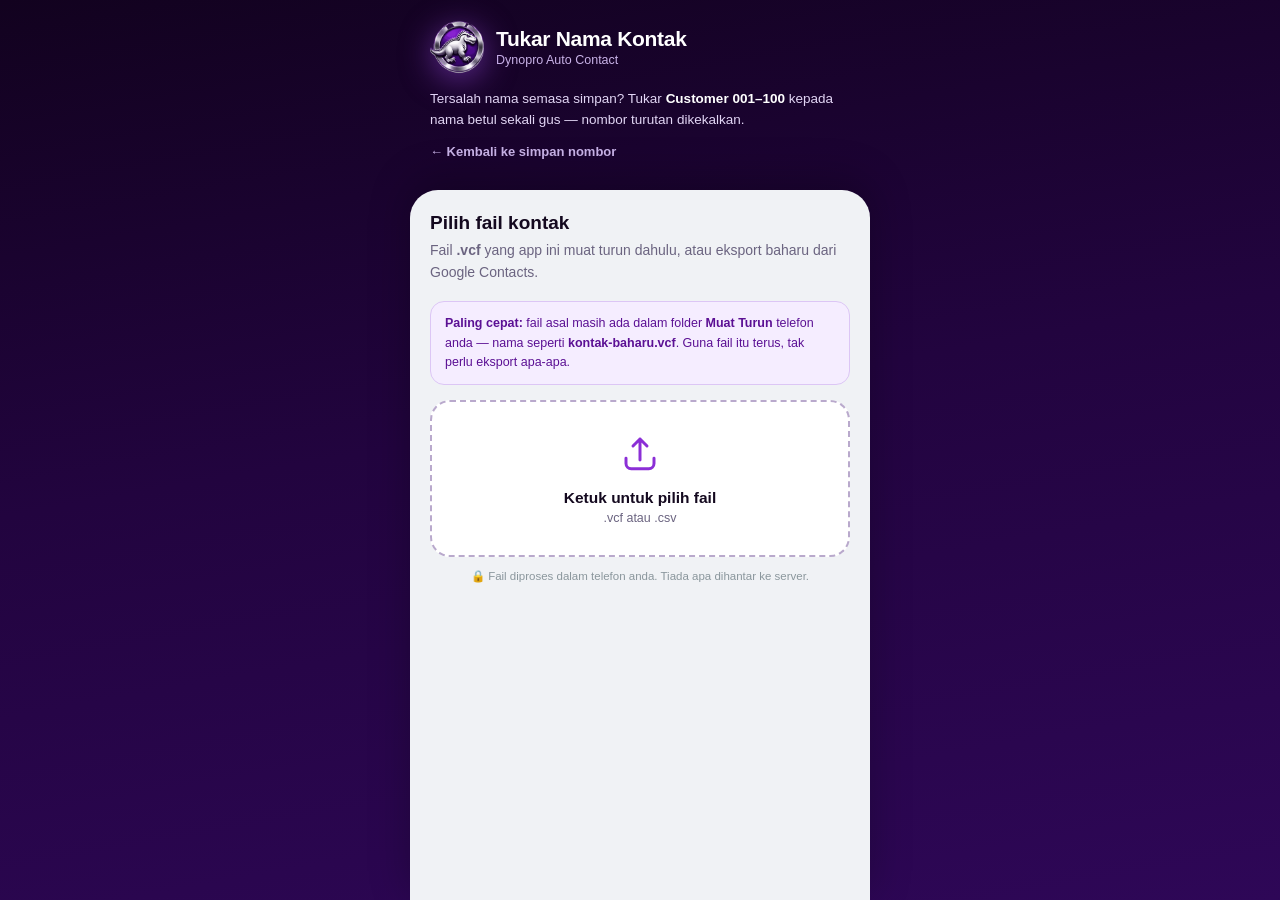
<file: docs/tukar-nama.html>
<!DOCTYPE html>
<html lang="ms">
<head>
<meta charset="UTF-8">
<meta name="viewport" content="width=device-width, initial-scale=1.0, viewport-fit=cover">
<title>Tukar Nama Kontak Pukal — Dynopro Auto Contact</title>
<meta name="description" content="Tersalah nama kontak? Tukar Customer 001–100 kepada nama betul sekali gus, terus dalam telefon anda.">
<meta name="theme-color" content="#2A0550">

<meta property="og:type" content="website">
<meta property="og:site_name" content="Dynopro Auto Contact">
<meta property="og:locale" content="ms_MY">
<meta property="og:url" content="https://minicrm.my/tukar-nama.html">
<meta property="og:title" content="Tukar Nama Kontak Pukal — Dynopro Auto Contact">
<meta property="og:description" content="Tersalah nama kontak? Tukar Customer 001–100 kepada nama betul sekali gus, terus dalam telefon anda.">
<meta property="og:image" content="https://minicrm.my/icons/og-simpan.png">
<meta property="og:image:width" content="1200">
<meta property="og:image:height" content="630">
<meta property="og:image:alt" content="Tukar nama kontak pukal dengan Dynopro Auto Contact">
<meta name="twitter:card" content="summary_large_image">
<meta name="twitter:title" content="Tukar Nama Kontak Pukal">
<meta name="twitter:description" content="Tukar Customer 001–100 kepada nama betul sekali gus.">
<meta name="twitter:image" content="https://minicrm.my/icons/og-simpan.png">
<link rel="manifest" href="manifest.webmanifest">
<link rel="icon" href="icons/favicon-32.png" sizes="32x32">
<link rel="apple-touch-icon" href="icons/apple-touch-icon.png">
<meta name="apple-mobile-web-app-capable" content="yes">
<meta name="apple-mobile-web-app-title" content="Dynopro Auto Contact">
<meta name="robots" content="index,follow">
<link rel="canonical" href="https://minicrm.my/tukar-nama.html">
<style>
  :root{
    --brand:#8B2FD6; --brand-dk:#5B1094; --deep:#2A0550; --ink:#14091f;
    --muted:#6b6480; --line:#eae7f0; --glow:rgba(139,47,214,.40);
  }
  *{box-sizing:border-box;-webkit-tap-highlight-color:transparent;margin:0;padding:0}
  html,body{min-height:100%}
  body{font-family:-apple-system,BlinkMacSystemFont,"Segoe UI",Roboto,sans-serif;
    background:linear-gradient(170deg,#12021f 0%,#22043f 46%,#2E0757 100%);
    background-attachment:fixed;color:var(--ink);display:flex;justify-content:center}
  .app{width:100%;max-width:460px;min-height:100vh;min-height:100dvh;display:flex;flex-direction:column}

  header{padding:calc(env(safe-area-inset-top) + 20px) 20px 12px}
  .brand{display:flex;align-items:center;gap:12px}
  .logo{width:54px;height:54px;flex:none;filter:drop-shadow(0 6px 16px rgba(157,75,232,.55))}
  .logo img{width:100%;height:100%;display:block}
  .brand h1{color:#fff;font-size:21px;font-weight:800;letter-spacing:-.3px}
  .brand p{color:#c9b3e8;font-size:12.5px;margin-top:2px}
  .intro{color:#e2d6f5;font-size:13.5px;margin-top:15px;line-height:1.55}
  .intro b{color:#fff}
  .backlink{display:inline-block;margin-top:13px;color:#c9b3e8;font-size:13px;
            font-weight:700;text-decoration:none}

  .sheet{background:#f0f2f5;margin-top:18px;border-radius:28px 28px 0 0;flex:1;
    padding:22px 20px calc(env(safe-area-inset-bottom) + 26px);
    box-shadow:0 -10px 40px rgba(0,0,0,.25);display:flex;flex-direction:column}

  .panel{display:none;animation:rise .4s cubic-bezier(.2,.8,.2,1);flex:1;flex-direction:column}
  .panel.show{display:flex}
  @keyframes rise{from{opacity:0;transform:translateY(12px)}to{opacity:1;transform:none}}

  h2{font-size:19px;font-weight:800;margin-bottom:6px}
  .sub{font-size:14px;color:var(--muted);line-height:1.55;margin-bottom:18px}

  .tip{background:#f5edff;border:1px solid #dcc6f5;border-radius:14px;padding:12px 14px;
    font-size:12.5px;color:#5B1094;line-height:1.55;margin-bottom:15px}
  .tip b{font-weight:800}

  .drop{border:2px dashed #b9a9cc;border-radius:20px;background:#fff;padding:30px 18px;
    text-align:center;transition:.22s;cursor:pointer;display:block}
  .drop:active{transform:scale(.985)}
  .drop.hot{border-color:var(--brand);background:#f5edff}
  .drop b{display:block;margin-top:11px;font-size:15.5px}
  .drop span{display:block;margin-top:4px;font-size:12.5px;color:var(--muted)}

  .btn{width:100%;border:none;border-radius:16px;padding:16px;font-size:16px;font-weight:700;
    color:#fff;background:linear-gradient(135deg,#9D4BE8,#5B1094);cursor:pointer;
    box-shadow:0 9px 24px var(--glow);transition:.18s;
    display:flex;align-items:center;justify-content:center;gap:9px}
  .btn:active{transform:translateY(2px);box-shadow:0 4px 12px var(--glow)}
  .btn:disabled{opacity:.45;pointer-events:none;box-shadow:none}
  .btn.alt{background:#fff;color:#5B1094;box-shadow:none;border:1.5px solid #dcc6f5;
    font-size:14.5px;padding:13px;margin-top:11px}

  .groups{background:#fff;border-radius:18px;overflow:hidden;margin-bottom:16px}
  .grp{display:flex;align-items:center;gap:12px;padding:14px;border-bottom:1px solid var(--line);
       cursor:pointer;transition:.15s;background:#fff;width:100%;border:none;text-align:left;
       font-family:inherit}
  .grp:last-child{border-bottom:none}
  .grp.on{background:#f5edff}
  .tick{width:22px;height:22px;border-radius:50%;border:2px solid #cfc4de;flex:none;
        display:grid;place-items:center}
  .grp.on .tick{background:var(--brand);border-color:var(--brand)}
  .grp.on .tick::after{content:"";width:6px;height:10px;border:solid #fff;border-width:0 2.5px 2.5px 0;
        transform:rotate(45deg) translate(-1px,-1px)}
  .grp .gn{font-size:15px;font-weight:700;color:var(--ink)}
  .grp .gc{font-size:12.5px;color:var(--muted);margin-top:2px}

  .namebox{background:#fff;border-radius:16px;padding:15px;margin-bottom:14px}
  .namebox>label{display:block;font-size:13px;font-weight:700;margin-bottom:8px}
  .namebox input{width:100%;border:1.5px solid var(--line);border-radius:12px;
    padding:13px;font-size:16px;font-family:inherit;color:var(--ink);background:#fff}
  .namebox input:focus{outline:none;border-color:var(--brand);
    box-shadow:0 0 0 3px rgba(139,47,214,.14)}
  .arrow{display:flex;align-items:center;gap:10px;margin-top:12px;font-size:14px;
    font-weight:700;flex-wrap:wrap}
  .arrow .old{color:#a4959c;text-decoration:line-through}
  .arrow .new{color:#5B1094;background:#f5edff;border-radius:9px;padding:6px 11px}

  .list{background:#fff;border-radius:18px;overflow-y:auto;max-height:34vh;margin-bottom:14px}
  .row{display:flex;align-items:center;gap:12px;padding:12px 14px;border-bottom:1px solid var(--line)}
  .row:last-child{border-bottom:none}
  .av{width:40px;height:40px;border-radius:50%;flex:none;display:grid;place-items:center;
    color:#fff;font-weight:800;font-size:11px;background:linear-gradient(135deg,#9D4BE8,#5B1094)}
  .nm{font-size:14.5px;font-weight:700}
  .ph{font-size:12.5px;color:var(--muted);margin-top:1px;font-variant-numeric:tabular-nums}

  .steps{background:#fff;border-radius:18px;padding:16px;margin-bottom:14px}
  .steps h3{font-size:14px;font-weight:800;margin-bottom:10px}
  .steps ol{margin:0;padding-left:19px}
  .steps li{font-size:13px;color:var(--muted);line-height:1.6;margin-bottom:8px}
  .steps li:last-child{margin-bottom:0}
  .steps b{color:var(--ink)}

  .note{font-size:11.5px;color:#8a969c;text-align:center;margin-top:11px;line-height:1.5}
  .done{text-align:center;padding:16px 0;margin:auto 0}
  .done .big{width:88px;height:88px;border-radius:50%;margin:0 auto 16px;
    background:linear-gradient(135deg,#9D4BE8,#5B1094);display:grid;place-items:center;
    box-shadow:0 12px 32px var(--glow)}
  .done h2{font-size:21px}
  .done p{font-size:14px;color:var(--muted);line-height:1.6;margin-top:8px}
</style>
</head>
<body>
<div class="app">

  <header>
    <div class="brand">
      <div class="logo"><img src="icons/logo-mark.png" alt="Logo Dynopro" width="54" height="54"></div>
      <div>
        <h1>Tukar Nama Kontak</h1>
        <p>Dynopro Auto Contact</p>
      </div>
    </div>
    <div class="intro">
      Tersalah nama semasa simpan? Tukar <b>Customer 001–100</b> kepada nama betul
      sekali gus — nombor turutan dikekalkan.
    </div>
    <a class="backlink" href="simpan.html">← Kembali ke simpan nombor</a>
  </header>

  <div class="sheet">

    <!-- PANEL 0 -->
    <section class="panel show" id="p0">
      <h2>Pilih fail kontak</h2>
      <p class="sub">Fail <b>.vcf</b> yang app ini muat turun dahulu, atau eksport
        baharu dari Google Contacts.</p>

      <div class="tip">
        <b>Paling cepat:</b> fail asal masih ada dalam folder <b>Muat Turun</b>
        telefon anda — nama seperti <b>kontak-baharu.vcf</b>. Guna fail itu terus,
        tak perlu eksport apa-apa.
      </div>

      <label class="drop" id="drop">
        <svg width="42" height="42" viewBox="0 0 24 24" fill="none" stroke="#8B2FD6" stroke-width="1.7" stroke-linecap="round" stroke-linejoin="round"><path d="M12 16V4m0 0L8 8m4-4l4 4"/><path d="M4 15v3a3 3 0 003 3h10a3 3 0 003-3v-3"/></svg>
        <b>Ketuk untuk pilih fail</b>
        <span>.vcf atau .csv</span>
        <input type="file" id="file" accept=".vcf,.vcard,.csv,text/vcard,text/csv" hidden>
      </label>

      <p class="note">🔒 Fail diproses dalam telefon anda. Tiada apa dihantar ke server.</p>
    </section>

    <!-- PANEL 1 -->
    <section class="panel" id="p1">
      <h2>Nama mana nak ditukar?</h2>
      <p class="sub" id="sub1">Kami kumpulkan kontak yang berkongsi nama yang sama.</p>
      <div class="groups" id="groups"></div>
      <button class="btn alt" id="back0">← Pilih fail lain</button>
    </section>

    <!-- PANEL 2 -->
    <section class="panel" id="p2">
      <h2>Nama baharu</h2>
      <p class="sub" id="sub2"></p>

      <div class="namebox">
        <label for="baru">Tukar kepada</label>
        <input type="text" id="baru" placeholder="Contoh: Dynopos" autocomplete="off"
               autocapitalize="words" spellcheck="false">
        <div class="arrow">
          <span class="old" id="oldEg">Customer 001</span>
          <span>→</span>
          <span class="new" id="newEg">Dynopos 001</span>
        </div>
      </div>

      <div class="list" id="list"></div>
      <button class="btn" id="make">
        <svg width="19" height="19" viewBox="0 0 24 24" fill="none" stroke="currentColor" stroke-width="2" stroke-linecap="round" stroke-linejoin="round"><path d="M12 3v12m0 0l-4-4m4 4l4-4M4 17v2a2 2 0 002 2h12a2 2 0 002-2v-2"/></svg>
        <span id="makeTxt">Muat turun fail nama baharu</span>
      </button>
      <button class="btn alt" id="back1">← Pilih nama lain</button>
    </section>

    <!-- PANEL 3 -->
    <section class="panel" id="p3">
      <div class="done">
        <div class="big">
          <svg width="42" height="42" viewBox="0 0 24 24" fill="none" stroke="#fff" stroke-width="2.6" stroke-linecap="round" stroke-linejoin="round"><path d="M4 12.5l5.5 5.5L20 7"/></svg>
        </div>
        <h2>Fail siap!</h2>
        <p id="doneTxt"></p>
      </div>

      <div class="steps">
        <h3>Langkah seterusnya — penting</h3>
        <ol>
          <li>Buka <b>contacts.google.com</b>, cari <b id="cariNama">Customer</b>,
              pilih semua yang lama itu dan <b>Padam</b>. Kalau tidak, anda akan
              dapat dua set kontak.</li>
          <li>Kemudian <b>Import</b> fail yang baru dimuat turun ini.</li>
          <li>Selesai — nama baharu terus muncul di WhatsApp.</li>
        </ol>
      </div>

      <button class="btn alt" id="redl">Muat turun semula</button>
      <button class="btn alt" id="again">Tukar nama lain</button>
    </section>

  </div>
</div>

<script src="simpan-fail.js"></script>
<script src="kemas-engine.js"></script>
<script>
(function(){
  'use strict';
  var $ = function(id){ return document.getElementById(id); };
  var E = window.KemasEngine;

  var kontak = [], kumpulan = [], pilih = null, lastFile = null;

  function show(n){
    ['p0','p1','p2','p3'].forEach(function(id, i){
      $(id).classList.toggle('show', i === n);
    });
    window.scrollTo(0, 0);
  }
  function esc(t){
    return String(t == null ? '' : t)
      .replace(/&/g,'&amp;').replace(/</g,'&lt;').replace(/>/g,'&gt;');
  }

  // "Customer 001" → { asas:"Customer", nombor:"001" }
  // "Ali"          → { asas:"Ali",      nombor:"" }
  function pecah(nama){
    var m = /^(.*?)[\s\-_.]*(\d+)\s*$/.exec(String(nama || '').trim());
    if(m && m[1].trim()) return { asas: m[1].trim(), nombor: m[2] };
    return { asas: String(nama || '').trim(), nombor: '' };
  }

  function kumpul(list){
    var peta = {};
    list.forEach(function(c, i){
      var nama = (c.name || '').trim();
      if(!nama) return;                       // kontak tanpa nama bukan urusan alat ini
      var p = pecah(nama);
      var kunci = p.asas.toLowerCase();
      if(!peta[kunci]) peta[kunci] = { asas: p.asas, ahli: [], bernombor: 0 };
      peta[kunci].ahli.push({ idx: i, nombor: p.nombor, nama: nama });
      if(p.nombor) peta[kunci].bernombor++;
    });
    var keluar = Object.keys(peta).map(function(k){ return peta[k]; });
    // Siri bernombor didahulukan — itu yang biasanya perlu dibetulkan.
    keluar.sort(function(a, b){
      if((b.bernombor > 1) !== (a.bernombor > 1)) return b.bernombor > 1 ? 1 : -1;
      return b.ahli.length - a.ahli.length;
    });
    return keluar.filter(function(g){ return g.ahli.length >= 1; });
  }

  function paparKumpulan(){
    var h = kumpulan.map(function(g, i){
      var contoh = g.ahli[0].nama;
      var akhir  = g.ahli[g.ahli.length - 1].nama;
      var julat  = (g.ahli.length > 1 && contoh !== akhir)
        ? esc(contoh) + ' … ' + esc(akhir) : esc(contoh);
      return '<button class="grp" data-i="' + i + '">' +
             '<span class="tick"></span><span><span class="gn">' + esc(g.asas) +
             '</span><span class="gc">' + g.ahli.length + ' kontak · ' + julat +
             '</span></span></button>';
    }).join('');
    $('groups').innerHTML = h || '<div style="padding:26px;text-align:center;color:#6b6480">Tiada kontak bernama dijumpai.</div>';
    $('sub1').textContent = kontak.length + ' kontak dibaca. Ketuk nama yang tersalah.';
    Array.prototype.forEach.call($('groups').querySelectorAll('.grp'), function(b){
      b.addEventListener('click', function(){
        pilih = kumpulan[parseInt(b.getAttribute('data-i'), 10)];
        mulaTukar();
      });
    });
  }

  function namaBaru(){ return ($('baru').value || '').trim(); }

  function hasil(){
    if(!pilih) return [];
    var baru = namaBaru() || pilih.asas;
    return pilih.ahli.map(function(a){
      var c = kontak[a.idx];
      return {
        name:   a.nombor ? (baru + ' ' + a.nombor) : baru,
        phones: c.phones || [], emails: c.emails || [],
        org: c.org || '', note: c.note || ''
      };
    });
  }

  function paparPratonton(){
    var eg = pilih.ahli[0];
    var baru = namaBaru() || pilih.asas;
    $('oldEg').textContent = eg.nama;
    $('newEg').textContent = eg.nombor ? (baru + ' ' + eg.nombor) : baru;

    var senarai = hasil();
    $('list').innerHTML = senarai.slice(0, 60).map(function(c, i){
      var tel = (c.phones && c.phones[0]) ? E.prettyPhone(c.phones[0]) : '—';
      return '<div class="row"><div class="av">' + (i + 1) + '</div><div><div class="nm">' +
             esc(c.name) + '</div><div class="ph">' + esc(tel) + '</div></div></div>';
    }).join('') + (senarai.length > 60
      ? '<div class="row"><div style="color:#6b6480;font-size:13px;padding:2px 0">… dan ' +
        (senarai.length - 60) + ' lagi</div></div>' : '');

    $('makeTxt').textContent = 'Muat turun ' + senarai.length + ' kontak nama baharu';
    $('make').disabled = !namaBaru() || namaBaru().toLowerCase() === pilih.asas.toLowerCase();
  }

  function mulaTukar(){
    $('sub2').textContent = pilih.ahli.length + ' kontak bernama "' + pilih.asas +
                            '" akan ditukar. Nombor turutan dikekalkan.';
    if(!$('baru').value) $('baru').value = '';
    paparPratonton();
    show(2);
    setTimeout(function(){ $('baru').focus(); }, 260);
  }

  // Lihat simpan-fail.js — iPhone perlu helaian Kongsi, bukan muat turun.
  function muatTurun(nama, data){ return window.DynoFail.hantar(nama, data); }

  // ---------- Baca fail ----------
  var drop = $('drop');
  ['dragenter','dragover'].forEach(function(e){
    drop.addEventListener(e, function(ev){ ev.preventDefault(); drop.classList.add('hot'); });
  });
  ['dragleave','drop'].forEach(function(e){
    drop.addEventListener(e, function(ev){ ev.preventDefault(); drop.classList.remove('hot'); });
  });
  drop.addEventListener('drop', function(ev){
    if(ev.dataTransfer && ev.dataTransfer.files[0]) baca(ev.dataTransfer.files[0]);
  });
  $('file').addEventListener('change', function(){
    if(this.files[0]) baca(this.files[0]);
  });

  function baca(f){
    var r = new FileReader();
    r.onload = function(){
      try {
        kontak = E.parseAny(String(r.result), f.name) || [];
      } catch(e){ kontak = []; }
      if(!kontak.length){
        alert('Tiada kontak dijumpai dalam fail itu. Pastikan ia fail .vcf atau .csv kontak.');
        return;
      }
      kumpulan = kumpul(kontak);
      if(!kumpulan.length){
        alert('Kontak dijumpai tetapi semuanya tiada nama — tiada apa untuk ditukar.');
        return;
      }
      paparKumpulan();
      show(1);
    };
    r.onerror = function(){ alert('Fail tidak dapat dibaca.'); };
    r.readAsText(f);
  }

  $('baru').addEventListener('input', paparPratonton);
  $('back0').addEventListener('click', function(){ $('file').value = ''; show(0); });
  $('back1').addEventListener('click', function(){ show(1); });

  $('make').addEventListener('click', function(){
    var senarai = hasil();
    if(!senarai.length) return;
    var vcf = E.toVCF(senarai);
    var fail = (namaBaru().replace(/[^\wÀ-ɏ -]/g, '') || 'kontak') + '.vcf';
    lastFile = { name: fail, data: vcf };
    muatTurun(fail, vcf);
    $('doneTxt').textContent = senarai.length + ' kontak ditukar daripada "' +
      pilih.asas + '" kepada "' + namaBaru() + '".';
    $('cariNama').textContent = pilih.asas;
    show(3);
  });

  $('redl').addEventListener('click', function(){
    if(lastFile) muatTurun(lastFile.name, lastFile.data);
  });
  $('again').addEventListener('click', function(){ show(1); });

  window.__tukar = {
    get kontak(){ return kontak; },
    get kumpulan(){ return kumpulan; },
    pecah: pecah, hasil: hasil
  };
})();
</script>
<script src="pasang.js" defer></script>
</body>
</html>
</file>
<file: docs/seo.css>
/* Dynopro Auto Contact — gaya halaman jualan
   Dikongsi oleh kedua-dua halaman SEO. Ringan, tiada framework. */
:root{
  --brand:#8B2FD6; --brand-dk:#5B1094; --deep:#2A0550;
  --ink:#14091f; --ink-2:#443c55; --muted:#6b6480;
  --line:#e7e2ef; --page:#ffffff; --soft:#f7f4fc;
}
*{box-sizing:border-box;margin:0;padding:0}
html{scroll-behavior:smooth}
body{
  font-family:system-ui,-apple-system,"Segoe UI",Roboto,sans-serif;
  color:var(--ink);background:var(--page);line-height:1.65;
  -webkit-text-size-adjust:100%;
}
.wrap{max-width:820px;margin:0 auto;padding:0 20px}

/* Bar navigasi */
.nav{background:#12021f;padding:14px 0}
.nav .wrap{display:flex;align-items:center;gap:11px;flex-wrap:wrap}
.nav img{width:38px;height:38px}
.nav .nm{color:#fff;font-weight:800;font-size:16px;line-height:1.2}
.nav .nm span{display:block;color:#c9b3e8;font-weight:500;font-size:11.5px}
.nav .sp{flex:1}
.nav a.lnk{color:#d9c8f0;text-decoration:none;font-size:13.5px;font-weight:600;
           padding:9px 12px;border-radius:9px;min-height:44px;display:inline-flex;align-items:center}
.nav a.lnk:hover{background:rgba(255,255,255,.09)}

/* Hero */
.hero{background:linear-gradient(170deg,#12021f 0%,#22043f 55%,#2E0757 100%);
      color:#fff;padding:44px 0 52px}
.hero h1{font-size:clamp(28px,6.4vw,42px);line-height:1.2;font-weight:800;letter-spacing:-.6px}
.hero .lead{color:#e2d6f5;font-size:clamp(15.5px,3.6vw,18px);margin-top:16px;max-width:36em}
.hero .cta{margin-top:28px;display:flex;gap:11px;flex-wrap:wrap}
.pill{display:inline-flex;align-items:center;gap:8px;font-size:12.5px;color:#c9b3e8;
      background:rgba(255,255,255,.10);padding:7px 13px;border-radius:20px;margin-bottom:18px}

.btn{display:inline-flex;align-items:center;justify-content:center;gap:9px;
  min-height:52px;padding:15px 26px;border-radius:15px;font-size:16px;font-weight:700;
  text-decoration:none;border:none;cursor:pointer;
  background:linear-gradient(135deg,#9D4BE8,#5B1094);color:#fff;
  box-shadow:0 9px 26px rgba(139,47,214,.42)}
.btn:hover{filter:brightness(1.07)}
.btn.ghost{background:transparent;color:#fff;border:1.5px solid rgba(255,255,255,.35);box-shadow:none}

/* Seksyen */
section{padding:46px 0}
section.soft{background:var(--soft)}
h2{font-size:clamp(22px,4.6vw,30px);font-weight:800;letter-spacing:-.4px;line-height:1.28}
h3{font-size:17.5px;font-weight:700;margin-bottom:6px}
p{margin-top:14px;color:var(--ink-2)}
p.big{font-size:17px}

.grid{display:grid;gap:16px;margin-top:26px}
@media(min-width:620px){.grid.two{grid-template-columns:1fr 1fr}}
.box{background:#fff;border:1px solid var(--line);border-radius:16px;padding:20px}
.box p{margin-top:5px;font-size:14.5px}
.ic{width:42px;height:42px;border-radius:11px;display:grid;place-items:center;
    background:#f2e9fd;margin-bottom:12px}

/* Langkah */
ol.steps{margin-top:26px;counter-reset:s;list-style:none}
ol.steps li{counter-increment:s;position:relative;padding-left:52px;margin-bottom:22px}
ol.steps li::before{content:counter(s);position:absolute;left:0;top:0;
  width:36px;height:36px;border-radius:50%;background:var(--brand-dk);color:#fff;
  display:grid;place-items:center;font-weight:800;font-size:16px}
ol.steps b{font-size:16.5px}
ol.steps p{margin-top:3px;font-size:14.5px}

/* Perbandingan */
table{width:100%;border-collapse:collapse;margin-top:24px;font-size:14.5px}
th,td{padding:12px 10px;text-align:left;border-bottom:1px solid var(--line);vertical-align:top}
th{font-size:12px;text-transform:uppercase;letter-spacing:.5px;color:var(--muted);font-weight:700}
td:first-child{font-weight:600;color:var(--ink)}

/* FAQ */
details.faq{border:1px solid var(--line);border-radius:14px;margin-top:12px;background:#fff}
details.faq summary{padding:16px 18px;cursor:pointer;font-weight:700;font-size:15.5px;
  list-style:none;display:flex;gap:12px;align-items:flex-start;min-height:44px}
details.faq summary::-webkit-details-marker{display:none}
details.faq summary::before{content:"+";color:var(--brand-dk);font-size:20px;line-height:1.1;flex:none}
details.faq[open] summary::before{content:"–"}
details.faq .a{padding:0 18px 17px 44px;color:var(--ink-2);font-size:14.5px}

/* Jalur CTA */
.strip{background:linear-gradient(135deg,#2E0757,#12021f);color:#fff;text-align:center;padding:48px 0}
.strip h2{color:#fff}
.strip p{color:#e2d6f5}

footer{background:#12021f;color:#b9a6d4;padding:32px 0;font-size:13.5px}
footer a{color:#d9c8f0}
footer .row{display:flex;gap:18px;flex-wrap:wrap;margin-bottom:14px}
footer .row a{text-decoration:none;font-weight:600;padding:11px 0;
              display:inline-flex;align-items:center;min-height:44px}

.muted{color:var(--muted);font-size:13.5px}
.chk{color:#0a7a2f;font-weight:700}
</file>
